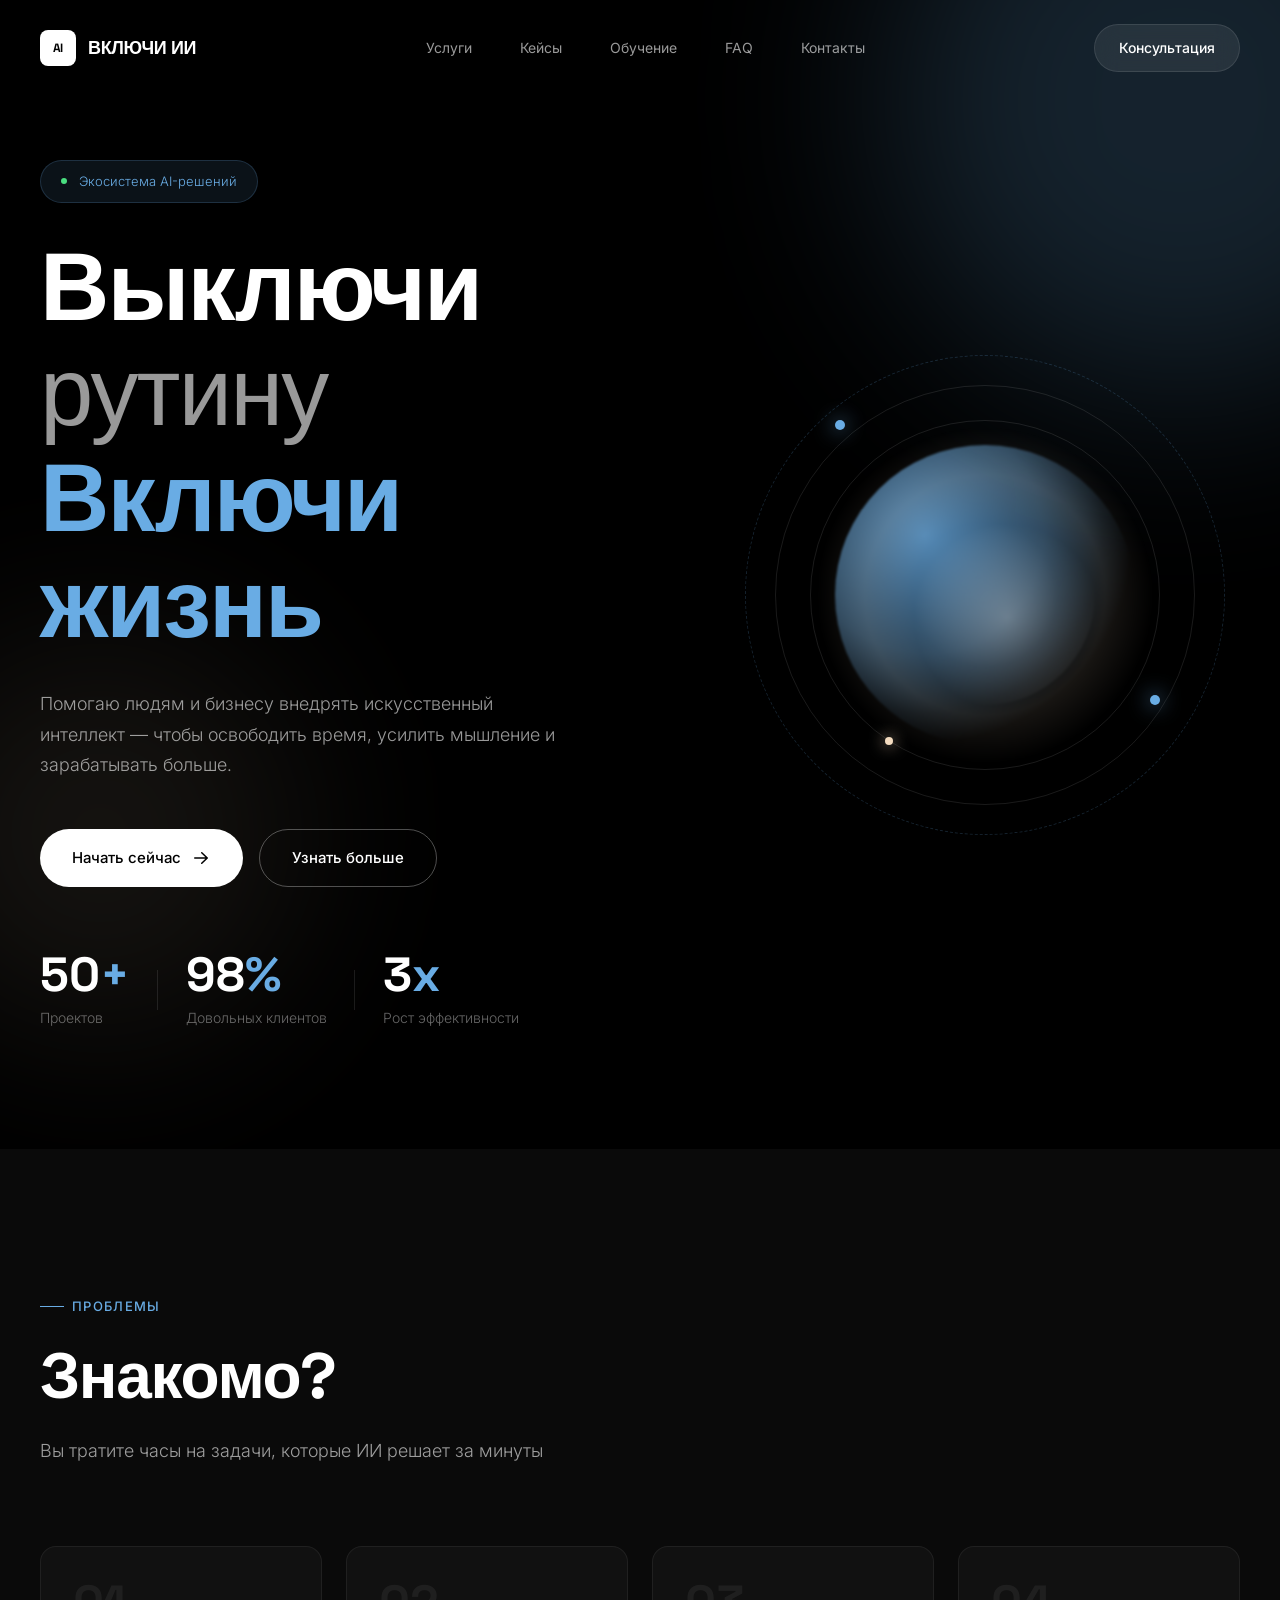
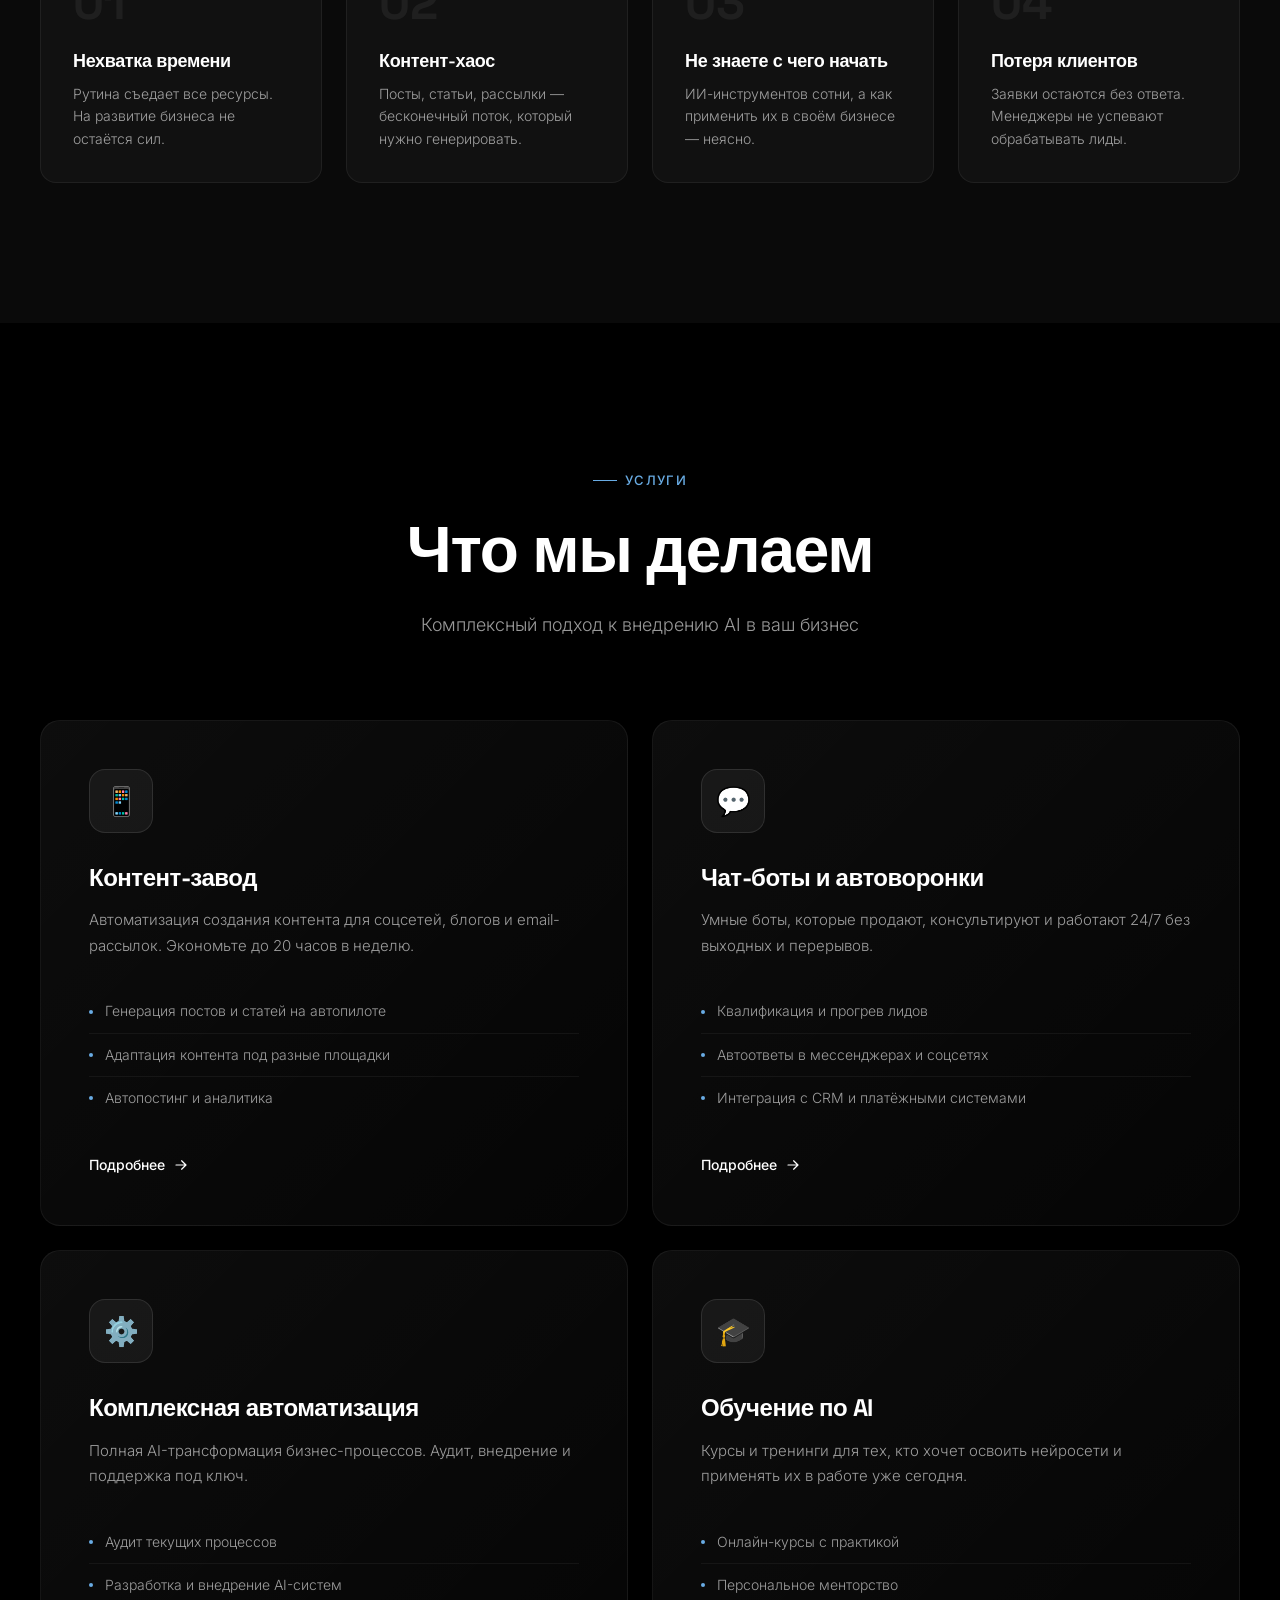
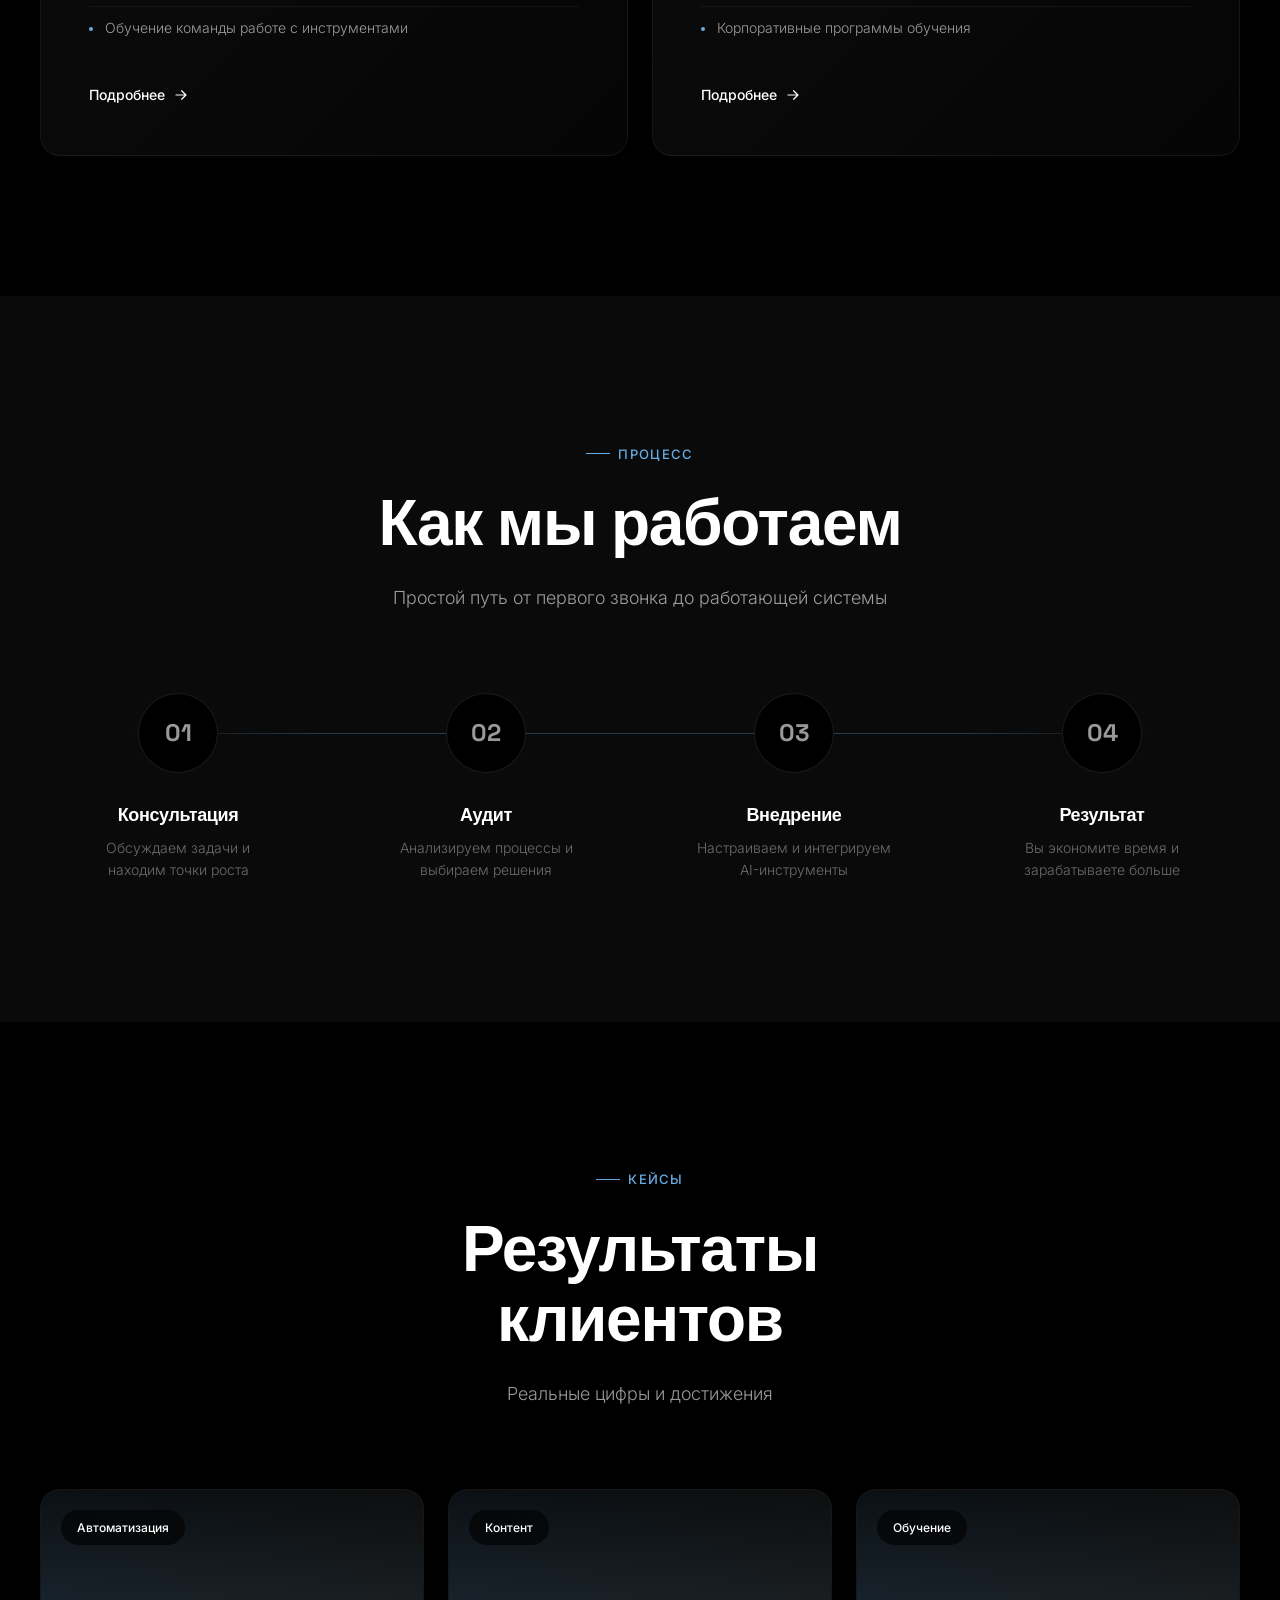
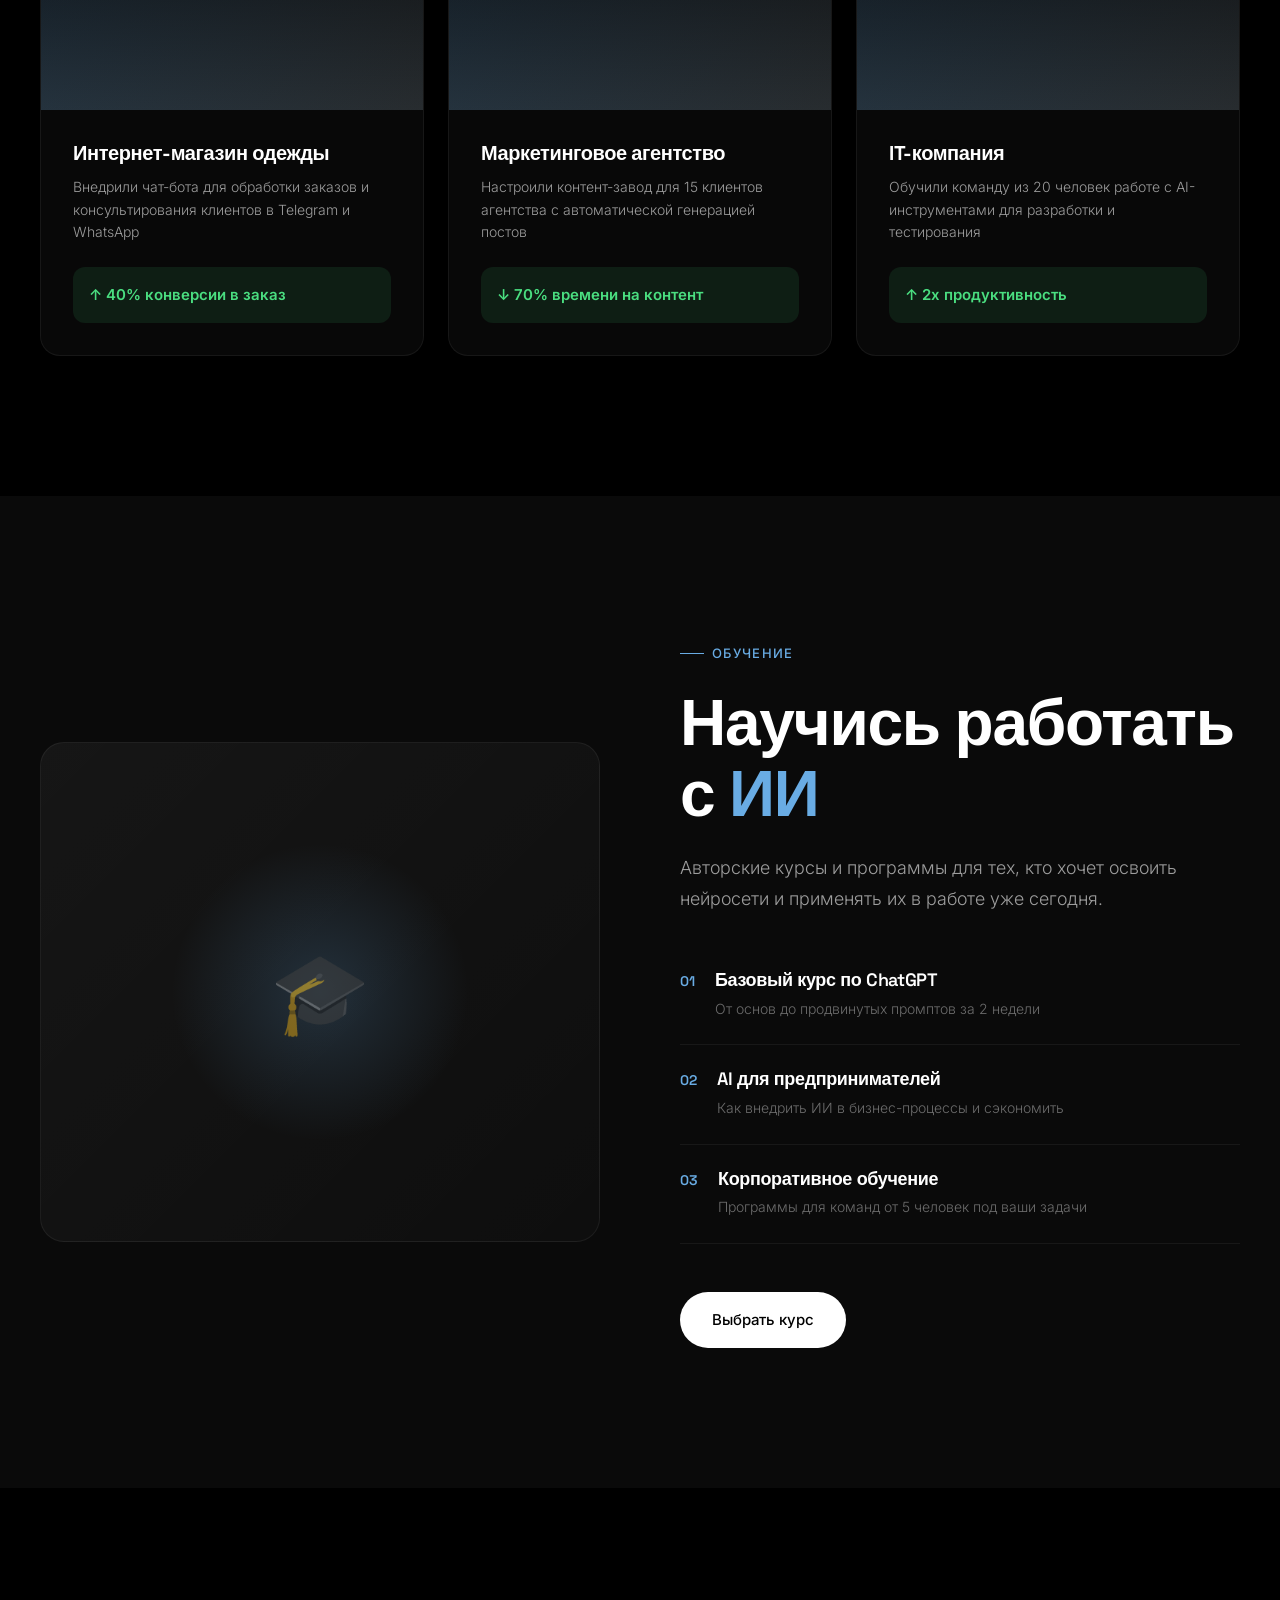
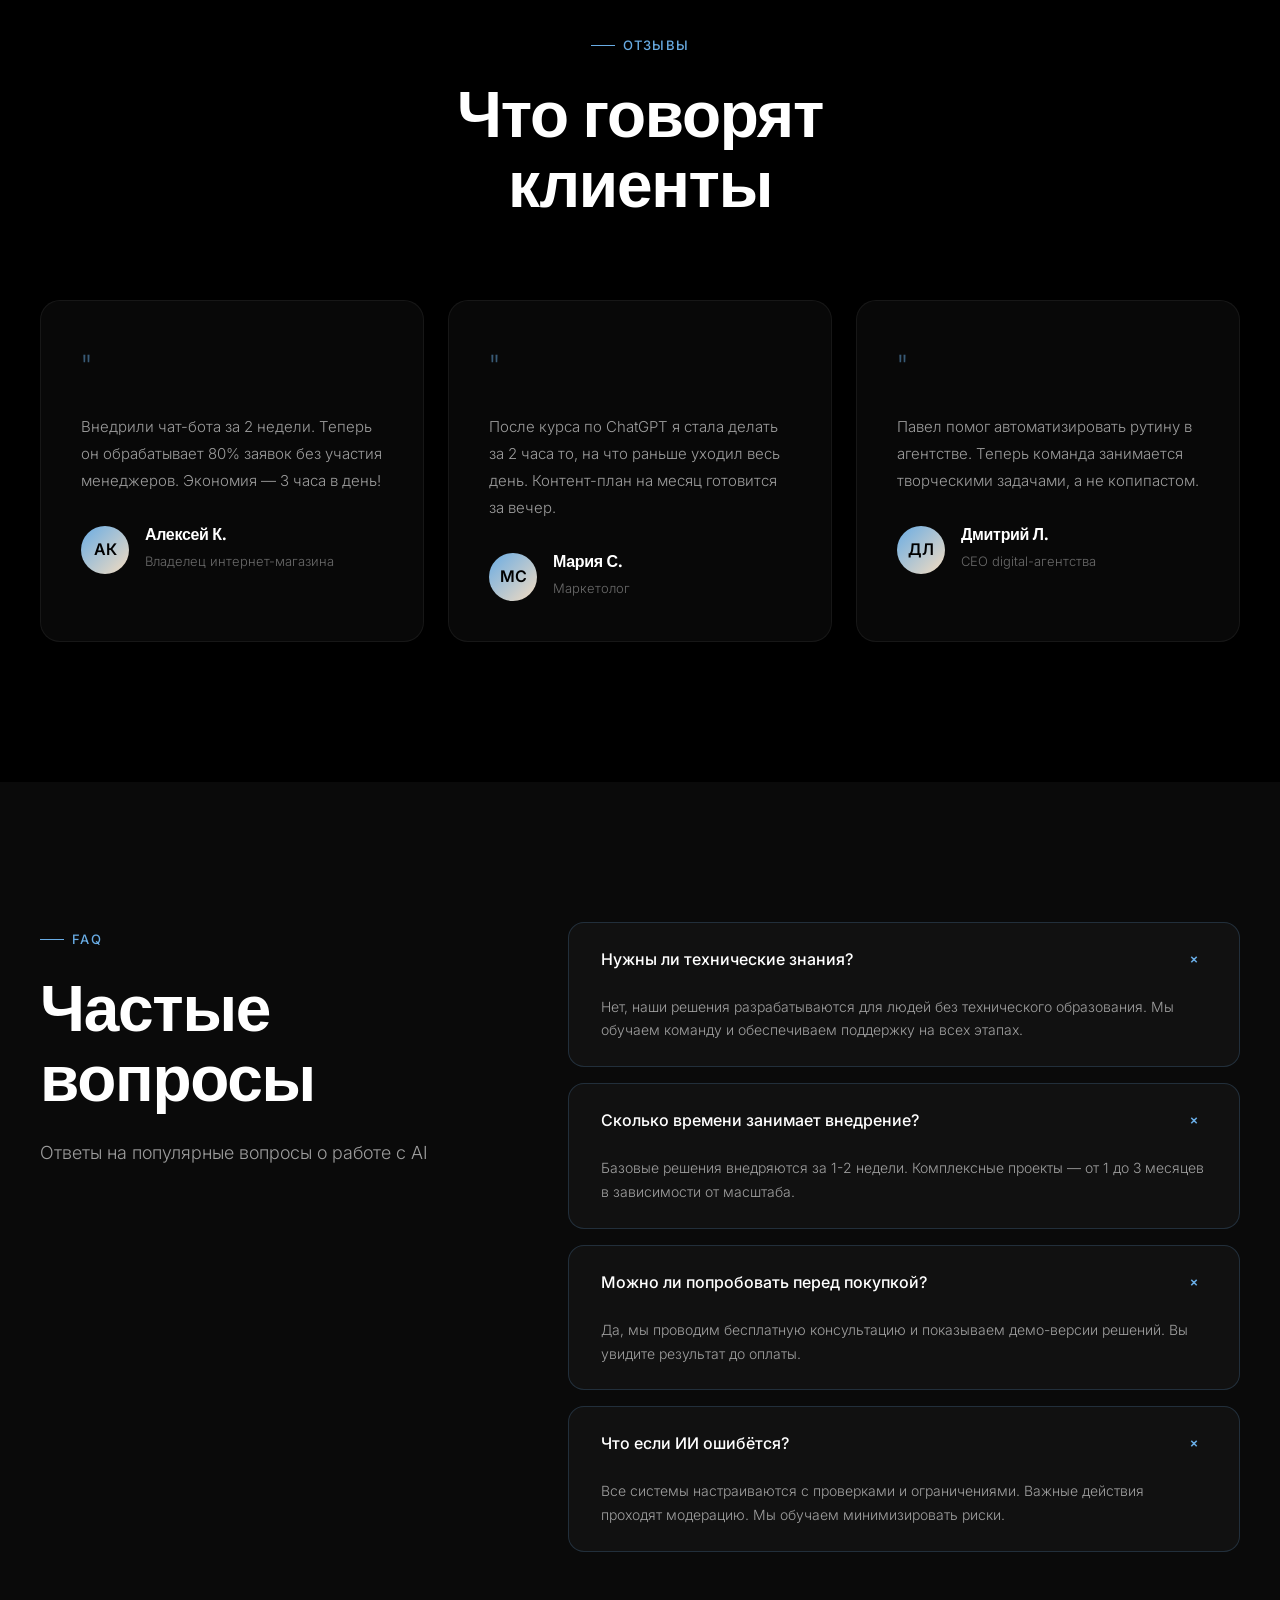
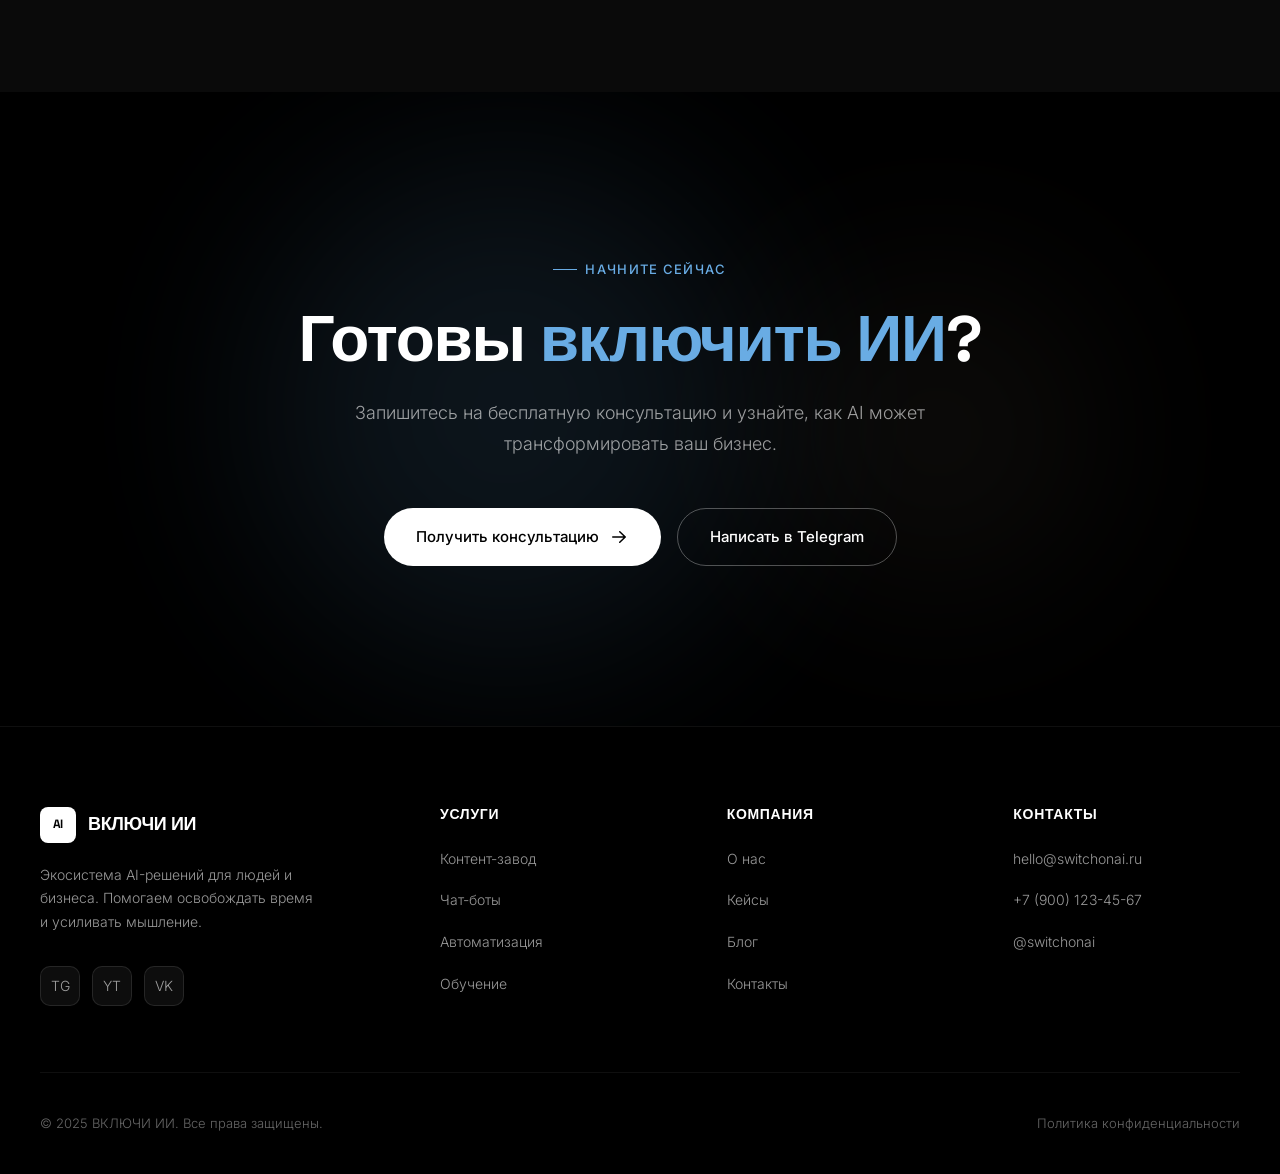
<file: index.html>
<!DOCTYPE html>
<html lang="ru">
<head>
    <meta charset="UTF-8">
    <meta name="viewport" content="width=device-width, initial-scale=1.0">
    <title>ВКЛЮЧИ ИИ — Экосистема искусственного интеллекта</title>
    <meta name="description" content="Помогаем людям и бизнесу внедрять искусственный интеллект. Обучение, автоматизация, чат-боты, контент-заводы.">

    <!-- Google Fonts -->
    <link rel="preconnect" href="https://fonts.googleapis.com">
    <link rel="preconnect" href="https://fonts.gstatic.com" crossorigin>
    <link href="https://fonts.googleapis.com/css2?family=Inter:wght@300;400;500;600;700&family=Space+Grotesk:wght@500;600;700&display=swap" rel="stylesheet">

    <style>
        /* ===== CSS VARIABLES (Avtograf Style) ===== */
        :root {
            /* Backgrounds */
            --bg-primary: #000000;
            --bg-secondary: #0a0a0a;
            --bg-card: rgba(255, 255, 255, 0.03);
            --bg-card-hover: rgba(255, 255, 255, 0.06);

            /* Text */
            --text-primary: #ffffff;
            --text-secondary: rgba(255, 255, 255, 0.6);
            --text-muted: rgba(255, 255, 255, 0.4);

            /* Accents */
            --accent-blue: #69ace4;
            --accent-blue-light: #8ec5f0;
            --accent-cream: #f4dcc0;
            --accent-green: #4ade80;

            /* Gradients */
            --gradient-blue: linear-gradient(135deg, #69ace4, #4a90c9);
            --gradient-overlay: linear-gradient(to bottom, rgba(0,0,0,0.6), rgba(105,172,228,0.1));
            --gradient-card: linear-gradient(135deg, rgba(255,255,255,0.05), rgba(255,255,255,0.02));

            /* Blur decorations */
            --blur-blue: rgba(105, 172, 228, 0.4);
            --blur-cream: rgba(244, 220, 192, 0.3);

            /* Typography */
            --font-heading: 'Space Grotesk', sans-serif;
            --font-body: 'Inter', sans-serif;

            /* Timing */
            --transition-fast: 0.2s ease;
            --transition-medium: 0.4s ease;
            --transition-slow: 0.6s ease;
        }

        /* ===== RESET & BASE ===== */
        * {
            margin: 0;
            padding: 0;
            box-sizing: border-box;
        }

        html {
            scroll-behavior: smooth;
        }

        body {
            font-family: var(--font-body);
            background-color: var(--bg-primary);
            color: var(--text-primary);
            line-height: 1.6;
            font-weight: 300;
            overflow-x: hidden;
        }

        .container {
            max-width: 1400px;
            margin: 0 auto;
            padding: 0 40px;
        }

        a {
            text-decoration: none;
            color: inherit;
            transition: var(--transition-fast);
        }

        /* ===== BLUR DECORATIONS ===== */
        .blur-decoration {
            position: absolute;
            border-radius: 50%;
            filter: blur(100px);
            pointer-events: none;
            z-index: 0;
        }

        .blur-blue {
            background: var(--blur-blue);
        }

        .blur-cream {
            background: var(--blur-cream);
        }

        /* ===== TYPOGRAPHY ===== */
        h1, h2, h3, h4 {
            font-family: var(--font-heading);
            font-weight: 700;
            line-height: 1.1;
            letter-spacing: -0.02em;
        }

        h1 {
            font-size: clamp(48px, 8vw, 96px);
            margin-bottom: 32px;
        }

        h2 {
            font-size: clamp(36px, 5vw, 64px);
            margin-bottom: 24px;
        }

        h3 {
            font-size: clamp(20px, 2.5vw, 28px);
            margin-bottom: 16px;
        }

        .text-gradient {
            background: var(--gradient-blue);
            -webkit-background-clip: text;
            -webkit-text-fill-color: transparent;
            background-clip: text;
        }

        .text-accent {
            color: var(--accent-blue);
        }

        .text-cream {
            color: var(--accent-cream);
        }

        .section-label {
            display: inline-flex;
            align-items: center;
            gap: 8px;
            font-size: 13px;
            font-weight: 500;
            text-transform: uppercase;
            letter-spacing: 0.1em;
            color: var(--accent-blue);
            margin-bottom: 24px;
        }

        .section-label::before {
            content: '';
            width: 24px;
            height: 1px;
            background: var(--accent-blue);
        }

        /* ===== BUTTONS ===== */
        .btn {
            display: inline-flex;
            align-items: center;
            justify-content: center;
            gap: 10px;
            padding: 16px 32px;
            border-radius: 35px;
            font-family: var(--font-body);
            font-weight: 500;
            font-size: 15px;
            cursor: pointer;
            transition: var(--transition-medium);
            border: none;
            position: relative;
            overflow: hidden;
        }

        .btn-primary {
            background: var(--text-primary);
            color: var(--bg-primary);
        }

        .btn-primary:hover {
            transform: scale(1.02);
            box-shadow: 0 0 40px rgba(255, 255, 255, 0.2);
        }

        .btn-glass {
            background: rgba(255, 255, 255, 0.08);
            backdrop-filter: blur(12px);
            color: var(--text-primary);
            border: 1px solid rgba(255, 255, 255, 0.1);
        }

        .btn-glass:hover {
            background: rgba(255, 255, 255, 0.15);
            border-color: rgba(255, 255, 255, 0.2);
        }

        .btn-outline {
            background: transparent;
            color: var(--text-primary);
            border: 1px solid rgba(255, 255, 255, 0.3);
        }

        .btn-outline:hover {
            background: var(--text-primary);
            color: var(--bg-primary);
        }

        .btn-icon {
            width: 20px;
            height: 20px;
            transition: transform var(--transition-fast);
        }

        .btn:hover .btn-icon {
            transform: translateX(4px);
        }

        /* ===== HEADER ===== */
        .header {
            position: fixed;
            top: 0;
            left: 0;
            right: 0;
            z-index: 1000;
            padding: 24px 0;
            transition: var(--transition-medium);
        }

        .header.scrolled {
            background: rgba(0, 0, 0, 0.8);
            backdrop-filter: blur(20px);
            padding: 16px 0;
        }

        .header .container {
            display: flex;
            align-items: center;
            justify-content: space-between;
        }

        .logo {
            display: flex;
            align-items: center;
            gap: 12px;
            font-family: var(--font-heading);
            font-weight: 700;
            font-size: 18px;
            letter-spacing: -0.02em;
        }

        .logo-mark {
            width: 36px;
            height: 36px;
            background: var(--text-primary);
            border-radius: 8px;
            display: flex;
            align-items: center;
            justify-content: center;
            color: var(--bg-primary);
            font-size: 12px;
            font-weight: 700;
        }

        .nav {
            display: flex;
            align-items: center;
            gap: 48px;
        }

        .nav a {
            color: var(--text-secondary);
            font-size: 14px;
            font-weight: 400;
            transition: var(--transition-fast);
            position: relative;
        }

        .nav a::after {
            content: '';
            position: absolute;
            bottom: -4px;
            left: 0;
            width: 0;
            height: 1px;
            background: var(--accent-blue);
            transition: var(--transition-fast);
        }

        .nav a:hover {
            color: var(--text-primary);
        }

        .nav a:hover::after {
            width: 100%;
        }

        .header-cta {
            padding: 12px 24px;
            font-size: 14px;
        }

        .mobile-menu-btn {
            display: none;
            flex-direction: column;
            gap: 6px;
            background: none;
            border: none;
            cursor: pointer;
            padding: 10px;
        }

        .mobile-menu-btn span {
            width: 24px;
            height: 1px;
            background: var(--text-primary);
            transition: var(--transition-fast);
        }

        /* ===== HERO SECTION ===== */
        .hero {
            min-height: 100vh;
            display: flex;
            align-items: center;
            position: relative;
            overflow: hidden;
            padding: 160px 0 120px;
        }

        .hero-blur-1 {
            width: 600px;
            height: 600px;
            top: -200px;
            right: -200px;
            opacity: 0.5;
        }

        .hero-blur-2 {
            width: 400px;
            height: 400px;
            bottom: 10%;
            left: -100px;
            opacity: 0.3;
        }

        .hero-content {
            display: grid;
            grid-template-columns: 1.2fr 1fr;
            gap: 80px;
            align-items: center;
            position: relative;
            z-index: 1;
        }

        .hero-text {
            max-width: 700px;
        }

        .hero-eyebrow {
            display: inline-flex;
            align-items: center;
            gap: 12px;
            padding: 10px 20px;
            background: rgba(105, 172, 228, 0.1);
            border: 1px solid rgba(105, 172, 228, 0.2);
            border-radius: 50px;
            font-size: 13px;
            color: var(--accent-blue);
            margin-bottom: 32px;
        }

        .hero-eyebrow-dot {
            width: 6px;
            height: 6px;
            background: var(--accent-green);
            border-radius: 50%;
            animation: pulse 2s infinite;
        }

        .hero h1 {
            font-weight: 700;
        }

        .hero h1 .line {
            display: block;
        }

        .hero h1 .line-thin {
            font-weight: 300;
            color: var(--text-secondary);
        }

        .hero-description {
            font-size: 18px;
            color: var(--text-secondary);
            margin-bottom: 48px;
            max-width: 520px;
            line-height: 1.7;
        }

        .hero-buttons {
            display: flex;
            gap: 16px;
            margin-bottom: 64px;
        }

        .hero-stats {
            display: flex;
            gap: 56px;
        }

        .hero-stat {
            position: relative;
        }

        .hero-stat::after {
            content: '';
            position: absolute;
            right: -28px;
            top: 50%;
            transform: translateY(-50%);
            width: 1px;
            height: 40px;
            background: rgba(255, 255, 255, 0.1);
        }

        .hero-stat:last-child::after {
            display: none;
        }

        .hero-stat-value {
            font-family: var(--font-heading);
            font-size: 48px;
            font-weight: 700;
            color: var(--text-primary);
            line-height: 1;
        }

        .hero-stat-value .accent {
            color: var(--accent-blue);
        }

        .hero-stat-label {
            font-size: 14px;
            color: var(--text-muted);
            margin-top: 8px;
        }

        /* Hero Visual */
        .hero-visual {
            position: relative;
            display: flex;
            justify-content: center;
            align-items: center;
        }

        .hero-visual-container {
            position: relative;
            width: 500px;
            height: 500px;
            transition: transform 0.6s ease;
        }

        .hero-visual-container:hover {
            transform: scale(1.05);
        }

        .hero-visual-container:hover .hero-orb {
            animation-duration: 4s, 10s, 3s;
        }

        .hero-visual-container:hover .hero-ring {
            border-color: rgba(105, 172, 228, 0.4);
        }

        .hero-orb {
            position: absolute;
            top: 50%;
            left: 50%;
            transform: translate(-50%, -50%);
            width: 300px;
            height: 300px;
            background: radial-gradient(circle at 30% 30%,
                rgba(105, 172, 228, 0.8),
                rgba(105, 172, 228, 0.4) 40%,
                rgba(105, 172, 228, 0.1) 60%,
                transparent 70%);
            border-radius: 50%;
            filter: blur(1px);
            animation: float 8s ease-in-out infinite, orb-rotate 20s linear infinite, orb-scale 6s ease-in-out infinite;
        }

        .hero-orb::before {
            content: '';
            position: absolute;
            inset: -20px;
            border-radius: 50%;
            background: radial-gradient(circle,
                transparent 30%,
                rgba(244, 220, 192, 0.1) 50%,
                transparent 70%);
            animation: pulse-glow 3s ease-in-out infinite alternate, rotate-reverse 15s linear infinite;
        }

        .hero-orb::after {
            content: '';
            position: absolute;
            inset: 40px;
            border-radius: 50%;
            background: radial-gradient(circle at 60% 60%,
                rgba(255, 255, 255, 0.3),
                transparent 50%);
            animation: shimmer 4s ease-in-out infinite;
        }

        .hero-ring {
            position: absolute;
            top: 50%;
            left: 50%;
            transform: translate(-50%, -50%);
            border-radius: 50%;
            border: 1px solid rgba(255, 255, 255, 0.1);
        }

        .hero-ring-1 {
            width: 350px;
            height: 350px;
            animation: rotate-slow 30s linear infinite;
        }

        .hero-ring-2 {
            width: 420px;
            height: 420px;
            animation: rotate-slow 40s linear infinite reverse;
        }

        .hero-ring-3 {
            width: 480px;
            height: 480px;
            border-style: dashed;
            border-color: rgba(105, 172, 228, 0.2);
            animation: rotate-slow 50s linear infinite;
        }

        .hero-dot {
            position: absolute;
            width: 10px;
            height: 10px;
            background: var(--accent-blue);
            border-radius: 50%;
            box-shadow: 0 0 20px var(--accent-blue);
        }

        .hero-dot-1 {
            top: 15%;
            left: 20%;
            animation: orbit-1 8s linear infinite, pulse 2s ease-in-out infinite;
        }

        .hero-dot-2 {
            top: 70%;
            right: 15%;
            animation: orbit-2 12s linear infinite reverse, pulse 3s ease-in-out infinite;
        }

        .hero-dot-3 {
            bottom: 20%;
            left: 30%;
            width: 8px;
            height: 8px;
            background: var(--accent-cream);
            box-shadow: 0 0 15px var(--accent-cream);
            animation: orbit-3 10s linear infinite, pulse 2.5s ease-in-out infinite;
        }

        /* ===== SECTION STYLES ===== */
        section {
            position: relative;
            padding: 140px 0;
        }

        .section-header {
            max-width: 600px;
            margin-bottom: 80px;
        }

        .section-header.center {
            text-align: center;
            margin-left: auto;
            margin-right: auto;
        }

        .section-description {
            color: var(--text-secondary);
            font-size: 18px;
            line-height: 1.7;
        }

        /* ===== PROBLEMS SECTION ===== */
        .problems {
            background: var(--bg-secondary);
        }

        .problems-grid {
            display: grid;
            grid-template-columns: repeat(4, 1fr);
            gap: 24px;
        }

        .problem-card {
            background: var(--bg-card);
            border: 1px solid rgba(255, 255, 255, 0.06);
            border-radius: 16px;
            padding: 32px;
            transition: var(--transition-medium);
            position: relative;
            overflow: hidden;
        }

        .problem-card::before {
            content: '';
            position: absolute;
            top: 0;
            left: 0;
            right: 0;
            height: 1px;
            background: linear-gradient(90deg, transparent, var(--accent-blue), transparent);
            opacity: 0;
            transition: var(--transition-medium);
        }

        .problem-card:hover {
            background: var(--bg-card-hover);
            border-color: rgba(105, 172, 228, 0.2);
            transform: translateY(-4px);
        }

        .problem-card:hover::before {
            opacity: 1;
        }

        .problem-number {
            font-family: var(--font-heading);
            font-size: 48px;
            font-weight: 700;
            color: rgba(255, 255, 255, 0.06);
            line-height: 1;
            margin-bottom: 24px;
        }

        .problem-card h3 {
            font-size: 18px;
            font-weight: 600;
            margin-bottom: 12px;
        }

        .problem-card p {
            color: var(--text-secondary);
            font-size: 14px;
            line-height: 1.6;
        }

        /* ===== SERVICES SECTION ===== */
        .services-grid {
            display: grid;
            grid-template-columns: repeat(2, 1fr);
            gap: 24px;
        }

        .service-card {
            background: var(--gradient-card);
            border: 1px solid rgba(255, 255, 255, 0.06);
            border-radius: 20px;
            padding: 48px;
            transition: var(--transition-medium);
            position: relative;
            overflow: hidden;
        }

        .service-card::after {
            content: '';
            position: absolute;
            top: 0;
            right: 0;
            width: 200px;
            height: 200px;
            background: radial-gradient(circle, rgba(105, 172, 228, 0.1), transparent 70%);
            opacity: 0;
            transition: var(--transition-medium);
        }

        .service-card:hover {
            border-color: rgba(105, 172, 228, 0.3);
            transform: translateY(-4px);
        }

        .service-card:hover::after {
            opacity: 1;
        }

        .service-icon {
            width: 64px;
            height: 64px;
            background: rgba(255, 255, 255, 0.05);
            border: 1px solid rgba(255, 255, 255, 0.1);
            border-radius: 16px;
            display: flex;
            align-items: center;
            justify-content: center;
            font-size: 28px;
            margin-bottom: 32px;
            transition: var(--transition-medium);
        }

        .service-card:hover .service-icon {
            background: rgba(105, 172, 228, 0.1);
            border-color: rgba(105, 172, 228, 0.3);
        }

        .service-card h3 {
            font-size: 24px;
            margin-bottom: 16px;
        }

        .service-card > p {
            color: var(--text-secondary);
            font-size: 15px;
            margin-bottom: 32px;
            line-height: 1.7;
        }

        .service-features {
            list-style: none;
            margin-bottom: 32px;
        }

        .service-features li {
            display: flex;
            align-items: center;
            gap: 12px;
            color: var(--text-secondary);
            font-size: 14px;
            padding: 10px 0;
            border-bottom: 1px solid rgba(255, 255, 255, 0.05);
        }

        .service-features li:last-child {
            border-bottom: none;
        }

        .service-features li::before {
            content: '';
            width: 4px;
            height: 4px;
            background: var(--accent-blue);
            border-radius: 50%;
        }

        .service-link {
            display: inline-flex;
            align-items: center;
            gap: 8px;
            color: var(--text-primary);
            font-size: 14px;
            font-weight: 500;
        }

        .service-link:hover {
            color: var(--accent-blue);
        }

        .service-link svg {
            width: 16px;
            height: 16px;
            transition: transform var(--transition-fast);
        }

        .service-link:hover svg {
            transform: translateX(4px);
        }

        /* ===== PROCESS SECTION ===== */
        .process {
            background: var(--bg-secondary);
        }

        .process-steps {
            display: grid;
            grid-template-columns: repeat(4, 1fr);
            gap: 32px;
            position: relative;
        }

        .process-steps::before {
            content: '';
            position: absolute;
            top: 40px;
            left: 80px;
            right: 80px;
            height: 1px;
            background: linear-gradient(90deg,
                transparent,
                rgba(105, 172, 228, 0.3) 20%,
                rgba(105, 172, 228, 0.3) 80%,
                transparent);
        }

        .process-step {
            text-align: center;
            position: relative;
        }

        .process-number {
            width: 80px;
            height: 80px;
            background: var(--bg-primary);
            border: 1px solid rgba(255, 255, 255, 0.1);
            border-radius: 50%;
            display: flex;
            align-items: center;
            justify-content: center;
            font-family: var(--font-heading);
            font-size: 24px;
            font-weight: 700;
            color: var(--text-secondary);
            margin: 0 auto 32px;
            transition: var(--transition-medium);
            position: relative;
            z-index: 1;
        }

        .process-step:hover .process-number {
            border-color: var(--accent-blue);
            color: var(--accent-blue);
            box-shadow: 0 0 30px rgba(105, 172, 228, 0.2);
        }

        .process-step h3 {
            font-size: 18px;
            margin-bottom: 12px;
        }

        .process-step p {
            color: var(--text-muted);
            font-size: 14px;
            max-width: 200px;
            margin: 0 auto;
        }

        /* ===== CASES SECTION ===== */
        .cases-grid {
            display: grid;
            grid-template-columns: repeat(3, 1fr);
            gap: 24px;
        }

        .case-card {
            background: var(--bg-card);
            border: 1px solid rgba(255, 255, 255, 0.06);
            border-radius: 20px;
            overflow: hidden;
            transition: var(--transition-medium);
        }

        .case-card:hover {
            border-color: rgba(255, 255, 255, 0.15);
            transform: translateY(-4px);
        }

        .case-image {
            height: 220px;
            background: linear-gradient(135deg, rgba(105, 172, 228, 0.2), rgba(244, 220, 192, 0.1));
            position: relative;
            overflow: hidden;
        }

        .case-image::after {
            content: '';
            position: absolute;
            inset: 0;
            background: var(--gradient-overlay);
        }

        .case-tag {
            position: absolute;
            top: 20px;
            left: 20px;
            padding: 8px 16px;
            background: rgba(0, 0, 0, 0.6);
            backdrop-filter: blur(10px);
            border-radius: 50px;
            font-size: 12px;
            font-weight: 500;
            z-index: 1;
        }

        .case-content {
            padding: 32px;
        }

        .case-card h3 {
            font-size: 20px;
            margin-bottom: 12px;
        }

        .case-card > .case-content > p {
            color: var(--text-secondary);
            font-size: 14px;
            margin-bottom: 24px;
            line-height: 1.6;
        }

        .case-result {
            display: flex;
            align-items: center;
            gap: 8px;
            padding: 16px;
            background: rgba(74, 222, 128, 0.1);
            border-radius: 12px;
            color: var(--accent-green);
            font-weight: 600;
            font-size: 15px;
        }

        /* ===== TRAINING SECTION ===== */
        .training {
            background: var(--bg-secondary);
        }

        .training-content {
            display: grid;
            grid-template-columns: 1fr 1fr;
            gap: 80px;
            align-items: center;
        }

        .training-visual {
            position: relative;
            height: 500px;
            background: var(--gradient-card);
            border: 1px solid rgba(255, 255, 255, 0.06);
            border-radius: 24px;
            overflow: hidden;
        }

        .training-visual::before {
            content: '';
            position: absolute;
            top: 50%;
            left: 50%;
            transform: translate(-50%, -50%);
            width: 300px;
            height: 300px;
            background: radial-gradient(circle, rgba(105, 172, 228, 0.2), transparent 70%);
        }

        .training-visual-icon {
            position: absolute;
            top: 50%;
            left: 50%;
            transform: translate(-50%, -50%);
            font-size: 80px;
            opacity: 0.5;
        }

        .training-list {
            list-style: none;
            margin: 32px 0 48px;
        }

        .training-list li {
            display: flex;
            gap: 20px;
            padding: 24px 0;
            border-bottom: 1px solid rgba(255, 255, 255, 0.06);
        }

        .training-list-number {
            font-family: var(--font-heading);
            font-size: 14px;
            font-weight: 600;
            color: var(--accent-blue);
            flex-shrink: 0;
        }

        .training-list-content h4 {
            font-size: 18px;
            font-weight: 600;
            margin-bottom: 8px;
        }

        .training-list-content p {
            color: var(--text-muted);
            font-size: 14px;
        }

        /* ===== TESTIMONIALS SECTION ===== */
        .testimonials-grid {
            display: grid;
            grid-template-columns: repeat(3, 1fr);
            gap: 24px;
        }

        .testimonial-card {
            background: var(--bg-card);
            border: 1px solid rgba(255, 255, 255, 0.06);
            border-radius: 20px;
            padding: 40px;
            transition: var(--transition-medium);
        }

        .testimonial-card:hover {
            border-color: rgba(255, 255, 255, 0.12);
        }

        .testimonial-quote {
            font-size: 32px;
            color: var(--accent-blue);
            opacity: 0.5;
            margin-bottom: 20px;
        }

        .testimonial-text {
            color: var(--text-secondary);
            font-size: 15px;
            line-height: 1.8;
            margin-bottom: 32px;
        }

        .testimonial-author {
            display: flex;
            align-items: center;
            gap: 16px;
        }

        .testimonial-avatar {
            width: 48px;
            height: 48px;
            background: linear-gradient(135deg, var(--accent-blue), var(--accent-cream));
            border-radius: 50%;
            display: flex;
            align-items: center;
            justify-content: center;
            font-weight: 600;
            font-size: 16px;
            color: var(--bg-primary);
        }

        .testimonial-info h4 {
            font-size: 16px;
            font-weight: 600;
            margin-bottom: 4px;
        }

        .testimonial-info span {
            font-size: 13px;
            color: var(--text-muted);
        }

        /* ===== FAQ SECTION ===== */
        .faq {
            background: var(--bg-secondary);
        }

        .faq-grid {
            display: grid;
            grid-template-columns: 1fr 1.5fr;
            gap: 80px;
            align-items: start;
        }

        .faq-list {
            display: flex;
            flex-direction: column;
            gap: 16px;
        }

        .faq-item {
            background: var(--bg-card);
            border: 1px solid rgba(255, 255, 255, 0.06);
            border-radius: 16px;
            overflow: hidden;
            transition: var(--transition-medium);
        }

        .faq-item:hover,
        .faq-item.active {
            border-color: rgba(105, 172, 228, 0.2);
        }

        .faq-question {
            width: 100%;
            padding: 24px 32px;
            background: none;
            border: none;
            display: flex;
            align-items: center;
            justify-content: space-between;
            gap: 16px;
            cursor: pointer;
            font-family: var(--font-body);
            font-size: 16px;
            font-weight: 500;
            color: var(--text-primary);
            text-align: left;
        }

        .faq-icon {
            width: 24px;
            height: 24px;
            display: flex;
            align-items: center;
            justify-content: center;
            color: var(--text-muted);
            transition: var(--transition-fast);
            flex-shrink: 0;
        }

        .faq-item.active .faq-icon {
            transform: rotate(45deg);
            color: var(--accent-blue);
        }

        .faq-answer {
            max-height: 0;
            overflow: hidden;
            transition: max-height var(--transition-medium);
        }

        .faq-item.active .faq-answer {
            max-height: 200px;
        }

        .faq-answer-content {
            padding: 0 32px 24px;
            color: var(--text-secondary);
            font-size: 14px;
            line-height: 1.7;
        }

        /* ===== CTA SECTION ===== */
        .cta {
            padding: 160px 0;
            position: relative;
            overflow: hidden;
        }

        .cta-blur-1 {
            width: 500px;
            height: 500px;
            top: 50%;
            left: 20%;
            transform: translateY(-50%);
            opacity: 0.3;
        }

        .cta-blur-2 {
            width: 300px;
            height: 300px;
            top: 30%;
            right: 15%;
            opacity: 0.2;
        }

        .cta-content {
            text-align: center;
            position: relative;
            z-index: 1;
            max-width: 700px;
            margin: 0 auto;
        }

        .cta-content h2 {
            margin-bottom: 24px;
        }

        .cta-content p {
            color: var(--text-secondary);
            font-size: 18px;
            margin-bottom: 48px;
            line-height: 1.7;
        }

        .cta-buttons {
            display: flex;
            justify-content: center;
            gap: 16px;
        }

        /* ===== FOOTER ===== */
        .footer {
            background: var(--bg-primary);
            padding: 80px 0 40px;
            border-top: 1px solid rgba(255, 255, 255, 0.06);
        }

        .footer-content {
            display: grid;
            grid-template-columns: 1.5fr 1fr 1fr 1fr;
            gap: 60px;
            margin-bottom: 60px;
        }

        .footer-brand p {
            color: var(--text-secondary);
            font-size: 14px;
            margin: 20px 0 32px;
            max-width: 280px;
            line-height: 1.7;
        }

        .footer-social {
            display: flex;
            gap: 12px;
        }

        .footer-social a {
            width: 40px;
            height: 40px;
            background: rgba(255, 255, 255, 0.05);
            border: 1px solid rgba(255, 255, 255, 0.1);
            border-radius: 10px;
            display: flex;
            align-items: center;
            justify-content: center;
            color: var(--text-secondary);
            font-size: 14px;
            transition: var(--transition-fast);
        }

        .footer-social a:hover {
            background: var(--text-primary);
            border-color: var(--text-primary);
            color: var(--bg-primary);
        }

        .footer-column h4 {
            font-size: 14px;
            font-weight: 600;
            margin-bottom: 24px;
            text-transform: uppercase;
            letter-spacing: 0.05em;
        }

        .footer-column ul {
            list-style: none;
        }

        .footer-column li {
            margin-bottom: 16px;
        }

        .footer-column a {
            color: var(--text-secondary);
            font-size: 14px;
        }

        .footer-column a:hover {
            color: var(--text-primary);
        }

        .footer-bottom {
            padding-top: 40px;
            border-top: 1px solid rgba(255, 255, 255, 0.06);
            display: flex;
            justify-content: space-between;
            align-items: center;
        }

        .footer-bottom p,
        .footer-bottom a {
            color: var(--text-muted);
            font-size: 13px;
        }

        .footer-bottom a:hover {
            color: var(--text-secondary);
        }

        /* ===== ANIMATIONS ===== */
        @keyframes float {
            0%, 100% { transform: translateY(0); }
            50% { transform: translateY(-20px); }
        }

        @keyframes pulse {
            0%, 100% { opacity: 0.8; box-shadow: 0 0 20px currentColor; }
            50% { opacity: 1; box-shadow: 0 0 40px currentColor; }
        }

        @keyframes pulse-slow {
            0%, 100% { transform: scale(1); opacity: 0.5; }
            50% { transform: scale(1.1); opacity: 0.8; }
        }

        @keyframes rotate-slow {
            from { transform: translate(-50%, -50%) rotate(0deg); }
            to { transform: translate(-50%, -50%) rotate(360deg); }
        }

        @keyframes orb-rotate {
            from { filter: blur(1px) hue-rotate(0deg); }
            to { filter: blur(1px) hue-rotate(360deg); }
        }

        @keyframes orb-scale {
            0%, 100% { transform: translate(-50%, -50%) scale(1); }
            50% { transform: translate(-50%, -50%) scale(1.05); }
        }

        @keyframes pulse-glow {
            0% { opacity: 0.3; transform: scale(1); }
            100% { opacity: 0.6; transform: scale(1.15); }
        }

        @keyframes rotate-reverse {
            from { transform: rotate(360deg); }
            to { transform: rotate(0deg); }
        }

        @keyframes shimmer {
            0%, 100% {
                transform: translate(-10%, -10%);
                opacity: 0.2;
            }
            50% {
                transform: translate(10%, 10%);
                opacity: 0.5;
            }
        }

        @keyframes orbit-1 {
            0% { transform: translate(0, 0); }
            25% { transform: translate(40px, -30px); }
            50% { transform: translate(20px, -60px); }
            75% { transform: translate(-20px, -40px); }
            100% { transform: translate(0, 0); }
        }

        @keyframes orbit-2 {
            0% { transform: translate(0, 0); }
            25% { transform: translate(-50px, 30px); }
            50% { transform: translate(-30px, 70px); }
            75% { transform: translate(30px, 50px); }
            100% { transform: translate(0, 0); }
        }

        @keyframes orbit-3 {
            0% { transform: translate(0, 0) scale(1); }
            25% { transform: translate(30px, 40px) scale(1.2); }
            50% { transform: translate(60px, 20px) scale(1); }
            75% { transform: translate(40px, -20px) scale(0.8); }
            100% { transform: translate(0, 0) scale(1); }
        }

        /* Scroll reveal */
        .reveal {
            opacity: 0;
            transform: translateY(40px);
            transition: all 0.8s cubic-bezier(0.16, 1, 0.3, 1);
        }

        .reveal.active {
            opacity: 1;
            transform: translateY(0);
        }

        .reveal-delay-1 { transition-delay: 0.1s; }
        .reveal-delay-2 { transition-delay: 0.2s; }
        .reveal-delay-3 { transition-delay: 0.3s; }
        .reveal-delay-4 { transition-delay: 0.4s; }

        /* ===== RESPONSIVE ===== */
        @media (max-width: 1200px) {
            .container {
                padding: 0 32px;
            }

            .hero-content {
                grid-template-columns: 1fr;
                gap: 60px;
            }

            .hero-visual {
                order: -1;
            }

            .hero-visual-container {
                width: 400px;
                height: 400px;
            }

            .hero-text {
                text-align: center;
                max-width: 100%;
            }

            .hero-description {
                margin: 0 auto 48px;
            }

            .hero-buttons {
                justify-content: center;
            }

            .hero-stats {
                justify-content: center;
            }

            .problems-grid {
                grid-template-columns: repeat(2, 1fr);
            }

            .services-grid {
                grid-template-columns: 1fr;
            }

            .process-steps {
                grid-template-columns: repeat(2, 1fr);
                gap: 48px;
            }

            .process-steps::before {
                display: none;
            }

            .cases-grid,
            .testimonials-grid {
                grid-template-columns: repeat(2, 1fr);
            }

            .training-content {
                grid-template-columns: 1fr;
            }

            .training-visual {
                height: 350px;
            }

            .faq-grid {
                grid-template-columns: 1fr;
            }

            .footer-content {
                grid-template-columns: repeat(2, 1fr);
            }
        }

        @media (max-width: 768px) {
            .container {
                padding: 0 24px;
            }

            section {
                padding: 100px 0;
            }

            .nav {
                display: none;
            }

            .mobile-menu-btn {
                display: flex;
            }

            .hero {
                padding: 140px 0 80px;
            }

            .hero-visual-container {
                width: 300px;
                height: 300px;
            }

            .hero-orb {
                width: 200px;
                height: 200px;
            }

            .hero-ring-1 { width: 250px; height: 250px; }
            .hero-ring-2 { width: 290px; height: 290px; }
            .hero-ring-3 { width: 330px; height: 330px; }

            .hero-stats {
                flex-direction: column;
                gap: 24px;
            }

            .hero-stat::after {
                display: none;
            }

            .hero-stat-value {
                font-size: 36px;
            }

            .problems-grid,
            .process-steps {
                grid-template-columns: 1fr;
            }

            .cases-grid,
            .testimonials-grid {
                grid-template-columns: 1fr;
            }

            .footer-content {
                grid-template-columns: 1fr;
                gap: 40px;
            }

            .footer-bottom {
                flex-direction: column;
                gap: 16px;
                text-align: center;
            }
        }

        @media (max-width: 480px) {
            .hero-buttons {
                flex-direction: column;
            }

            .btn {
                width: 100%;
            }

            .cta-buttons {
                flex-direction: column;
                align-items: center;
            }

            .service-card,
            .testimonial-card {
                padding: 32px 24px;
            }
        }
    </style>
</head>
<body>
    <!-- ===== HEADER ===== -->
    <header class="header" id="header">
        <div class="container">
            <a href="/" class="logo">
                <div class="logo-mark">AI</div>
                <span>ВКЛЮЧИ ИИ</span>
            </a>

            <nav class="nav">
                <a href="#services">Услуги</a>
                <a href="#cases">Кейсы</a>
                <a href="#training">Обучение</a>
                <a href="#faq">FAQ</a>
                <a href="#contacts">Контакты</a>
            </nav>

            <a href="#cta" class="btn btn-glass header-cta">Консультация</a>

            <button class="mobile-menu-btn" aria-label="Меню">
                <span></span>
                <span></span>
                <span></span>
            </button>
        </div>
    </header>

    <!-- ===== HERO SECTION ===== -->
    <section class="hero">
        <div class="blur-decoration blur-blue hero-blur-1"></div>
        <div class="blur-decoration blur-cream hero-blur-2"></div>

        <div class="container">
            <div class="hero-content">
                <div class="hero-text">
                    <div class="hero-eyebrow">
                        <span class="hero-eyebrow-dot"></span>
                        Экосистема AI-решений
                    </div>

                    <h1>
                        <span class="line">Выключи</span>
                        <span class="line line-thin">рутину</span>
                        <span class="line text-accent">Включи жизнь</span>
                    </h1>

                    <p class="hero-description">
                        Помогаю людям и бизнесу внедрять искусственный интеллект —
                        чтобы освободить время, усилить мышление и зарабатывать больше.
                    </p>

                    <div class="hero-buttons">
                        <a href="#cta" class="btn btn-primary">
                            Начать сейчас
                            <svg class="btn-icon" viewBox="0 0 20 20" fill="currentColor">
                                <path fill-rule="evenodd" d="M3 10a.75.75 0 01.75-.75h10.638L10.23 5.29a.75.75 0 111.04-1.08l5.5 5.25a.75.75 0 010 1.08l-5.5 5.25a.75.75 0 11-1.04-1.08l4.158-3.96H3.75A.75.75 0 013 10z"/>
                            </svg>
                        </a>
                        <a href="#services" class="btn btn-outline">Узнать больше</a>
                    </div>

                    <div class="hero-stats">
                        <div class="hero-stat">
                            <div class="hero-stat-value">50<span class="accent">+</span></div>
                            <div class="hero-stat-label">Проектов</div>
                        </div>
                        <div class="hero-stat">
                            <div class="hero-stat-value">98<span class="accent">%</span></div>
                            <div class="hero-stat-label">Довольных клиентов</div>
                        </div>
                        <div class="hero-stat">
                            <div class="hero-stat-value">3<span class="accent">x</span></div>
                            <div class="hero-stat-label">Рост эффективности</div>
                        </div>
                    </div>
                </div>

                <div class="hero-visual">
                    <div class="hero-visual-container">
                        <div class="hero-ring hero-ring-1"></div>
                        <div class="hero-ring hero-ring-2"></div>
                        <div class="hero-ring hero-ring-3"></div>
                        <div class="hero-orb"></div>
                        <div class="hero-dot hero-dot-1"></div>
                        <div class="hero-dot hero-dot-2"></div>
                        <div class="hero-dot hero-dot-3"></div>
                    </div>
                </div>
            </div>
        </div>
    </section>

    <!-- ===== PROBLEMS SECTION ===== -->
    <section class="problems" id="problems">
        <div class="container">
            <div class="section-header reveal">
                <span class="section-label">Проблемы</span>
                <h2>Знакомо?</h2>
                <p class="section-description">
                    Вы тратите часы на задачи, которые ИИ решает за минуты
                </p>
            </div>

            <div class="problems-grid">
                <div class="problem-card reveal reveal-delay-1">
                    <div class="problem-number">01</div>
                    <h3>Нехватка времени</h3>
                    <p>Рутина съедает все ресурсы. На развитие бизнеса не остаётся сил.</p>
                </div>

                <div class="problem-card reveal reveal-delay-2">
                    <div class="problem-number">02</div>
                    <h3>Контент-хаос</h3>
                    <p>Посты, статьи, рассылки — бесконечный поток, который нужно генерировать.</p>
                </div>

                <div class="problem-card reveal reveal-delay-3">
                    <div class="problem-number">03</div>
                    <h3>Не знаете с чего начать</h3>
                    <p>ИИ-инструментов сотни, а как применить их в своём бизнесе — неясно.</p>
                </div>

                <div class="problem-card reveal reveal-delay-4">
                    <div class="problem-number">04</div>
                    <h3>Потеря клиентов</h3>
                    <p>Заявки остаются без ответа. Менеджеры не успевают обрабатывать лиды.</p>
                </div>
            </div>
        </div>
    </section>

    <!-- ===== SERVICES SECTION ===== -->
    <section class="services" id="services">
        <div class="container">
            <div class="section-header center reveal">
                <span class="section-label">Услуги</span>
                <h2>Что мы делаем</h2>
                <p class="section-description">
                    Комплексный подход к внедрению AI в ваш бизнес
                </p>
            </div>

            <div class="services-grid">
                <div class="service-card reveal">
                    <div class="service-icon">📱</div>
                    <h3>Контент-завод</h3>
                    <p>Автоматизация создания контента для соцсетей, блогов и email-рассылок. Экономьте до 20 часов в неделю.</p>
                    <ul class="service-features">
                        <li>Генерация постов и статей на автопилоте</li>
                        <li>Адаптация контента под разные площадки</li>
                        <li>Автопостинг и аналитика</li>
                    </ul>
                    <a href="#" class="service-link">
                        Подробнее
                        <svg viewBox="0 0 20 20" fill="currentColor">
                            <path fill-rule="evenodd" d="M3 10a.75.75 0 01.75-.75h10.638L10.23 5.29a.75.75 0 111.04-1.08l5.5 5.25a.75.75 0 010 1.08l-5.5 5.25a.75.75 0 11-1.04-1.08l4.158-3.96H3.75A.75.75 0 013 10z"/>
                        </svg>
                    </a>
                </div>

                <div class="service-card reveal">
                    <div class="service-icon">💬</div>
                    <h3>Чат-боты и автоворонки</h3>
                    <p>Умные боты, которые продают, консультируют и работают 24/7 без выходных и перерывов.</p>
                    <ul class="service-features">
                        <li>Квалификация и прогрев лидов</li>
                        <li>Автоответы в мессенджерах и соцсетях</li>
                        <li>Интеграция с CRM и платёжными системами</li>
                    </ul>
                    <a href="#" class="service-link">
                        Подробнее
                        <svg viewBox="0 0 20 20" fill="currentColor">
                            <path fill-rule="evenodd" d="M3 10a.75.75 0 01.75-.75h10.638L10.23 5.29a.75.75 0 111.04-1.08l5.5 5.25a.75.75 0 010 1.08l-5.5 5.25a.75.75 0 11-1.04-1.08l4.158-3.96H3.75A.75.75 0 013 10z"/>
                        </svg>
                    </a>
                </div>

                <div class="service-card reveal">
                    <div class="service-icon">⚙️</div>
                    <h3>Комплексная автоматизация</h3>
                    <p>Полная AI-трансформация бизнес-процессов. Аудит, внедрение и поддержка под ключ.</p>
                    <ul class="service-features">
                        <li>Аудит текущих процессов</li>
                        <li>Разработка и внедрение AI-систем</li>
                        <li>Обучение команды работе с инструментами</li>
                    </ul>
                    <a href="#" class="service-link">
                        Подробнее
                        <svg viewBox="0 0 20 20" fill="currentColor">
                            <path fill-rule="evenodd" d="M3 10a.75.75 0 01.75-.75h10.638L10.23 5.29a.75.75 0 111.04-1.08l5.5 5.25a.75.75 0 010 1.08l-5.5 5.25a.75.75 0 11-1.04-1.08l4.158-3.96H3.75A.75.75 0 013 10z"/>
                        </svg>
                    </a>
                </div>

                <div class="service-card reveal">
                    <div class="service-icon">🎓</div>
                    <h3>Обучение по AI</h3>
                    <p>Курсы и тренинги для тех, кто хочет освоить нейросети и применять их в работе уже сегодня.</p>
                    <ul class="service-features">
                        <li>Онлайн-курсы с практикой</li>
                        <li>Персональное менторство</li>
                        <li>Корпоративные программы обучения</li>
                    </ul>
                    <a href="#" class="service-link">
                        Подробнее
                        <svg viewBox="0 0 20 20" fill="currentColor">
                            <path fill-rule="evenodd" d="M3 10a.75.75 0 01.75-.75h10.638L10.23 5.29a.75.75 0 111.04-1.08l5.5 5.25a.75.75 0 010 1.08l-5.5 5.25a.75.75 0 11-1.04-1.08l4.158-3.96H3.75A.75.75 0 013 10z"/>
                        </svg>
                    </a>
                </div>
            </div>
        </div>
    </section>

    <!-- ===== PROCESS SECTION ===== -->
    <section class="process" id="process">
        <div class="container">
            <div class="section-header center reveal">
                <span class="section-label">Процесс</span>
                <h2>Как мы работаем</h2>
                <p class="section-description">
                    Простой путь от первого звонка до работающей системы
                </p>
            </div>

            <div class="process-steps">
                <div class="process-step reveal reveal-delay-1">
                    <div class="process-number">01</div>
                    <h3>Консультация</h3>
                    <p>Обсуждаем задачи и находим точки роста</p>
                </div>

                <div class="process-step reveal reveal-delay-2">
                    <div class="process-number">02</div>
                    <h3>Аудит</h3>
                    <p>Анализируем процессы и выбираем решения</p>
                </div>

                <div class="process-step reveal reveal-delay-3">
                    <div class="process-number">03</div>
                    <h3>Внедрение</h3>
                    <p>Настраиваем и интегрируем AI-инструменты</p>
                </div>

                <div class="process-step reveal reveal-delay-4">
                    <div class="process-number">04</div>
                    <h3>Результат</h3>
                    <p>Вы экономите время и зарабатываете больше</p>
                </div>
            </div>
        </div>
    </section>

    <!-- ===== CASES SECTION ===== -->
    <section class="cases" id="cases">
        <div class="container">
            <div class="section-header center reveal">
                <span class="section-label">Кейсы</span>
                <h2>Результаты клиентов</h2>
                <p class="section-description">
                    Реальные цифры и достижения
                </p>
            </div>

            <div class="cases-grid">
                <div class="case-card reveal">
                    <div class="case-image">
                        <span class="case-tag">Автоматизация</span>
                    </div>
                    <div class="case-content">
                        <h3>Интернет-магазин одежды</h3>
                        <p>Внедрили чат-бота для обработки заказов и консультирования клиентов в Telegram и WhatsApp</p>
                        <div class="case-result">↑ 40% конверсии в заказ</div>
                    </div>
                </div>

                <div class="case-card reveal">
                    <div class="case-image">
                        <span class="case-tag">Контент</span>
                    </div>
                    <div class="case-content">
                        <h3>Маркетинговое агентство</h3>
                        <p>Настроили контент-завод для 15 клиентов агентства с автоматической генерацией постов</p>
                        <div class="case-result">↓ 70% времени на контент</div>
                    </div>
                </div>

                <div class="case-card reveal">
                    <div class="case-image">
                        <span class="case-tag">Обучение</span>
                    </div>
                    <div class="case-content">
                        <h3>IT-компания</h3>
                        <p>Обучили команду из 20 человек работе с AI-инструментами для разработки и тестирования</p>
                        <div class="case-result">↑ 2x продуктивность</div>
                    </div>
                </div>
            </div>
        </div>
    </section>

    <!-- ===== TRAINING SECTION ===== -->
    <section class="training" id="training">
        <div class="container">
            <div class="training-content">
                <div class="training-visual reveal">
                    <div class="training-visual-icon">🎓</div>
                </div>

                <div class="training-text">
                    <span class="section-label reveal">Обучение</span>
                    <h2 class="reveal">Научись работать с <span class="text-accent">ИИ</span></h2>
                    <p class="section-description reveal">
                        Авторские курсы и программы для тех, кто хочет освоить нейросети
                        и применять их в работе уже сегодня.
                    </p>

                    <ul class="training-list">
                        <li class="reveal">
                            <span class="training-list-number">01</span>
                            <div class="training-list-content">
                                <h4>Базовый курс по ChatGPT</h4>
                                <p>От основ до продвинутых промптов за 2 недели</p>
                            </div>
                        </li>
                        <li class="reveal">
                            <span class="training-list-number">02</span>
                            <div class="training-list-content">
                                <h4>AI для предпринимателей</h4>
                                <p>Как внедрить ИИ в бизнес-процессы и сэкономить</p>
                            </div>
                        </li>
                        <li class="reveal">
                            <span class="training-list-number">03</span>
                            <div class="training-list-content">
                                <h4>Корпоративное обучение</h4>
                                <p>Программы для команд от 5 человек под ваши задачи</p>
                            </div>
                        </li>
                    </ul>

                    <a href="#" class="btn btn-primary reveal">Выбрать курс</a>
                </div>
            </div>
        </div>
    </section>

    <!-- ===== TESTIMONIALS SECTION ===== -->
    <section class="testimonials" id="testimonials">
        <div class="container">
            <div class="section-header center reveal">
                <span class="section-label">Отзывы</span>
                <h2>Что говорят клиенты</h2>
            </div>

            <div class="testimonials-grid">
                <div class="testimonial-card reveal">
                    <div class="testimonial-quote">"</div>
                    <p class="testimonial-text">
                        Внедрили чат-бота за 2 недели. Теперь он обрабатывает 80% заявок
                        без участия менеджеров. Экономия — 3 часа в день!
                    </p>
                    <div class="testimonial-author">
                        <div class="testimonial-avatar">АК</div>
                        <div class="testimonial-info">
                            <h4>Алексей К.</h4>
                            <span>Владелец интернет-магазина</span>
                        </div>
                    </div>
                </div>

                <div class="testimonial-card reveal">
                    <div class="testimonial-quote">"</div>
                    <p class="testimonial-text">
                        После курса по ChatGPT я стала делать за 2 часа то, на что раньше
                        уходил весь день. Контент-план на месяц готовится за вечер.
                    </p>
                    <div class="testimonial-author">
                        <div class="testimonial-avatar">МС</div>
                        <div class="testimonial-info">
                            <h4>Мария С.</h4>
                            <span>Маркетолог</span>
                        </div>
                    </div>
                </div>

                <div class="testimonial-card reveal">
                    <div class="testimonial-quote">"</div>
                    <p class="testimonial-text">
                        Павел помог автоматизировать рутину в агентстве. Теперь команда
                        занимается творческими задачами, а не копипастом.
                    </p>
                    <div class="testimonial-author">
                        <div class="testimonial-avatar">ДЛ</div>
                        <div class="testimonial-info">
                            <h4>Дмитрий Л.</h4>
                            <span>CEO digital-агентства</span>
                        </div>
                    </div>
                </div>
            </div>
        </div>
    </section>

    <!-- ===== FAQ SECTION ===== -->
    <section class="faq" id="faq">
        <div class="container">
            <div class="faq-grid">
                <div class="section-header reveal">
                    <span class="section-label">FAQ</span>
                    <h2>Частые вопросы</h2>
                    <p class="section-description">
                        Ответы на популярные вопросы о работе с AI
                    </p>
                </div>

                <div class="faq-list">
                    <div class="faq-item reveal">
                        <button class="faq-question">
                            <span>Нужны ли технические знания?</span>
                            <div class="faq-icon">+</div>
                        </button>
                        <div class="faq-answer">
                            <div class="faq-answer-content">
                                Нет, наши решения разрабатываются для людей без технического образования.
                                Мы обучаем команду и обеспечиваем поддержку на всех этапах.
                            </div>
                        </div>
                    </div>

                    <div class="faq-item reveal">
                        <button class="faq-question">
                            <span>Сколько времени занимает внедрение?</span>
                            <div class="faq-icon">+</div>
                        </button>
                        <div class="faq-answer">
                            <div class="faq-answer-content">
                                Базовые решения внедряются за 1-2 недели.
                                Комплексные проекты — от 1 до 3 месяцев в зависимости от масштаба.
                            </div>
                        </div>
                    </div>

                    <div class="faq-item reveal">
                        <button class="faq-question">
                            <span>Можно ли попробовать перед покупкой?</span>
                            <div class="faq-icon">+</div>
                        </button>
                        <div class="faq-answer">
                            <div class="faq-answer-content">
                                Да, мы проводим бесплатную консультацию и показываем демо-версии решений.
                                Вы увидите результат до оплаты.
                            </div>
                        </div>
                    </div>

                    <div class="faq-item reveal">
                        <button class="faq-question">
                            <span>Что если ИИ ошибётся?</span>
                            <div class="faq-icon">+</div>
                        </button>
                        <div class="faq-answer">
                            <div class="faq-answer-content">
                                Все системы настраиваются с проверками и ограничениями.
                                Важные действия проходят модерацию. Мы обучаем минимизировать риски.
                            </div>
                        </div>
                    </div>
                </div>
            </div>
        </div>
    </section>

    <!-- ===== CTA SECTION ===== -->
    <section class="cta" id="cta">
        <div class="blur-decoration blur-blue cta-blur-1"></div>
        <div class="blur-decoration blur-cream cta-blur-2"></div>

        <div class="container">
            <div class="cta-content reveal">
                <span class="section-label">Начните сейчас</span>
                <h2>Готовы <span class="text-accent">включить ИИ</span>?</h2>
                <p>
                    Запишитесь на бесплатную консультацию и узнайте,
                    как AI может трансформировать ваш бизнес.
                </p>
                <div class="cta-buttons">
                    <a href="#" class="btn btn-primary">
                        Получить консультацию
                        <svg class="btn-icon" viewBox="0 0 20 20" fill="currentColor">
                            <path fill-rule="evenodd" d="M3 10a.75.75 0 01.75-.75h10.638L10.23 5.29a.75.75 0 111.04-1.08l5.5 5.25a.75.75 0 010 1.08l-5.5 5.25a.75.75 0 11-1.04-1.08l4.158-3.96H3.75A.75.75 0 013 10z"/>
                        </svg>
                    </a>
                    <a href="https://t.me/switchonai" class="btn btn-outline">Написать в Telegram</a>
                </div>
            </div>
        </div>
    </section>

    <!-- ===== FOOTER ===== -->
    <footer class="footer" id="contacts">
        <div class="container">
            <div class="footer-content">
                <div class="footer-brand">
                    <a href="/" class="logo">
                        <div class="logo-mark">AI</div>
                        <span>ВКЛЮЧИ ИИ</span>
                    </a>
                    <p>
                        Экосистема AI-решений для людей и бизнеса.
                        Помогаем освобождать время и усиливать мышление.
                    </p>
                    <div class="footer-social">
                        <a href="#" aria-label="Telegram">TG</a>
                        <a href="#" aria-label="YouTube">YT</a>
                        <a href="#" aria-label="VK">VK</a>
                    </div>
                </div>

                <div class="footer-column">
                    <h4>Услуги</h4>
                    <ul>
                        <li><a href="#">Контент-завод</a></li>
                        <li><a href="#">Чат-боты</a></li>
                        <li><a href="#">Автоматизация</a></li>
                        <li><a href="#">Обучение</a></li>
                    </ul>
                </div>

                <div class="footer-column">
                    <h4>Компания</h4>
                    <ul>
                        <li><a href="#">О нас</a></li>
                        <li><a href="#">Кейсы</a></li>
                        <li><a href="#">Блог</a></li>
                        <li><a href="#">Контакты</a></li>
                    </ul>
                </div>

                <div class="footer-column">
                    <h4>Контакты</h4>
                    <ul>
                        <li><a href="mailto:hello@switchonai.ru">hello@switchonai.ru</a></li>
                        <li><a href="tel:+79001234567">+7 (900) 123-45-67</a></li>
                        <li><a href="#">@switchonai</a></li>
                    </ul>
                </div>
            </div>

            <div class="footer-bottom">
                <p>&copy; 2025 ВКЛЮЧИ ИИ. Все права защищены.</p>
                <a href="#">Политика конфиденциальности</a>
            </div>
        </div>
    </footer>

    <!-- ===== SCRIPTS ===== -->
    <script>
        // Header scroll effect
        const header = document.getElementById('header');
        let lastScroll = 0;

        window.addEventListener('scroll', () => {
            const currentScroll = window.scrollY;

            if (currentScroll > 50) {
                header.classList.add('scrolled');
            } else {
                header.classList.remove('scrolled');
            }

            lastScroll = currentScroll;
        });

        // FAQ accordion
        document.querySelectorAll('.faq-question').forEach(button => {
            button.addEventListener('click', () => {
                const item = button.parentElement;
                const isActive = item.classList.contains('active');

                document.querySelectorAll('.faq-item').forEach(i => i.classList.remove('active'));

                if (!isActive) {
                    item.classList.add('active');
                }
            });
        });

        // Scroll reveal animation
        const revealElements = document.querySelectorAll('.reveal');

        const revealOnScroll = () => {
            revealElements.forEach(el => {
                const elementTop = el.getBoundingClientRect().top;
                const windowHeight = window.innerHeight;

                if (elementTop < windowHeight - 80) {
                    el.classList.add('active');
                }
            });
        };

        window.addEventListener('scroll', revealOnScroll);
        window.addEventListener('load', revealOnScroll);

        // Smooth scroll for anchor links
        document.querySelectorAll('a[href^="#"]').forEach(anchor => {
            anchor.addEventListener('click', function(e) {
                e.preventDefault();
                const target = document.querySelector(this.getAttribute('href'));
                if (target) {
                    target.scrollIntoView({
                        behavior: 'smooth',
                        block: 'start'
                    });
                }
            });
        });

        // Parallax effect for blur decorations
        document.addEventListener('mousemove', (e) => {
            const moveX = (e.clientX - window.innerWidth / 2) * 0.01;
            const moveY = (e.clientY - window.innerHeight / 2) * 0.01;

            document.querySelectorAll('.blur-decoration').forEach(el => {
                el.style.transform = `translate(${moveX}px, ${moveY}px)`;
            });
        });
    </script>
</body>
</html>
</file>
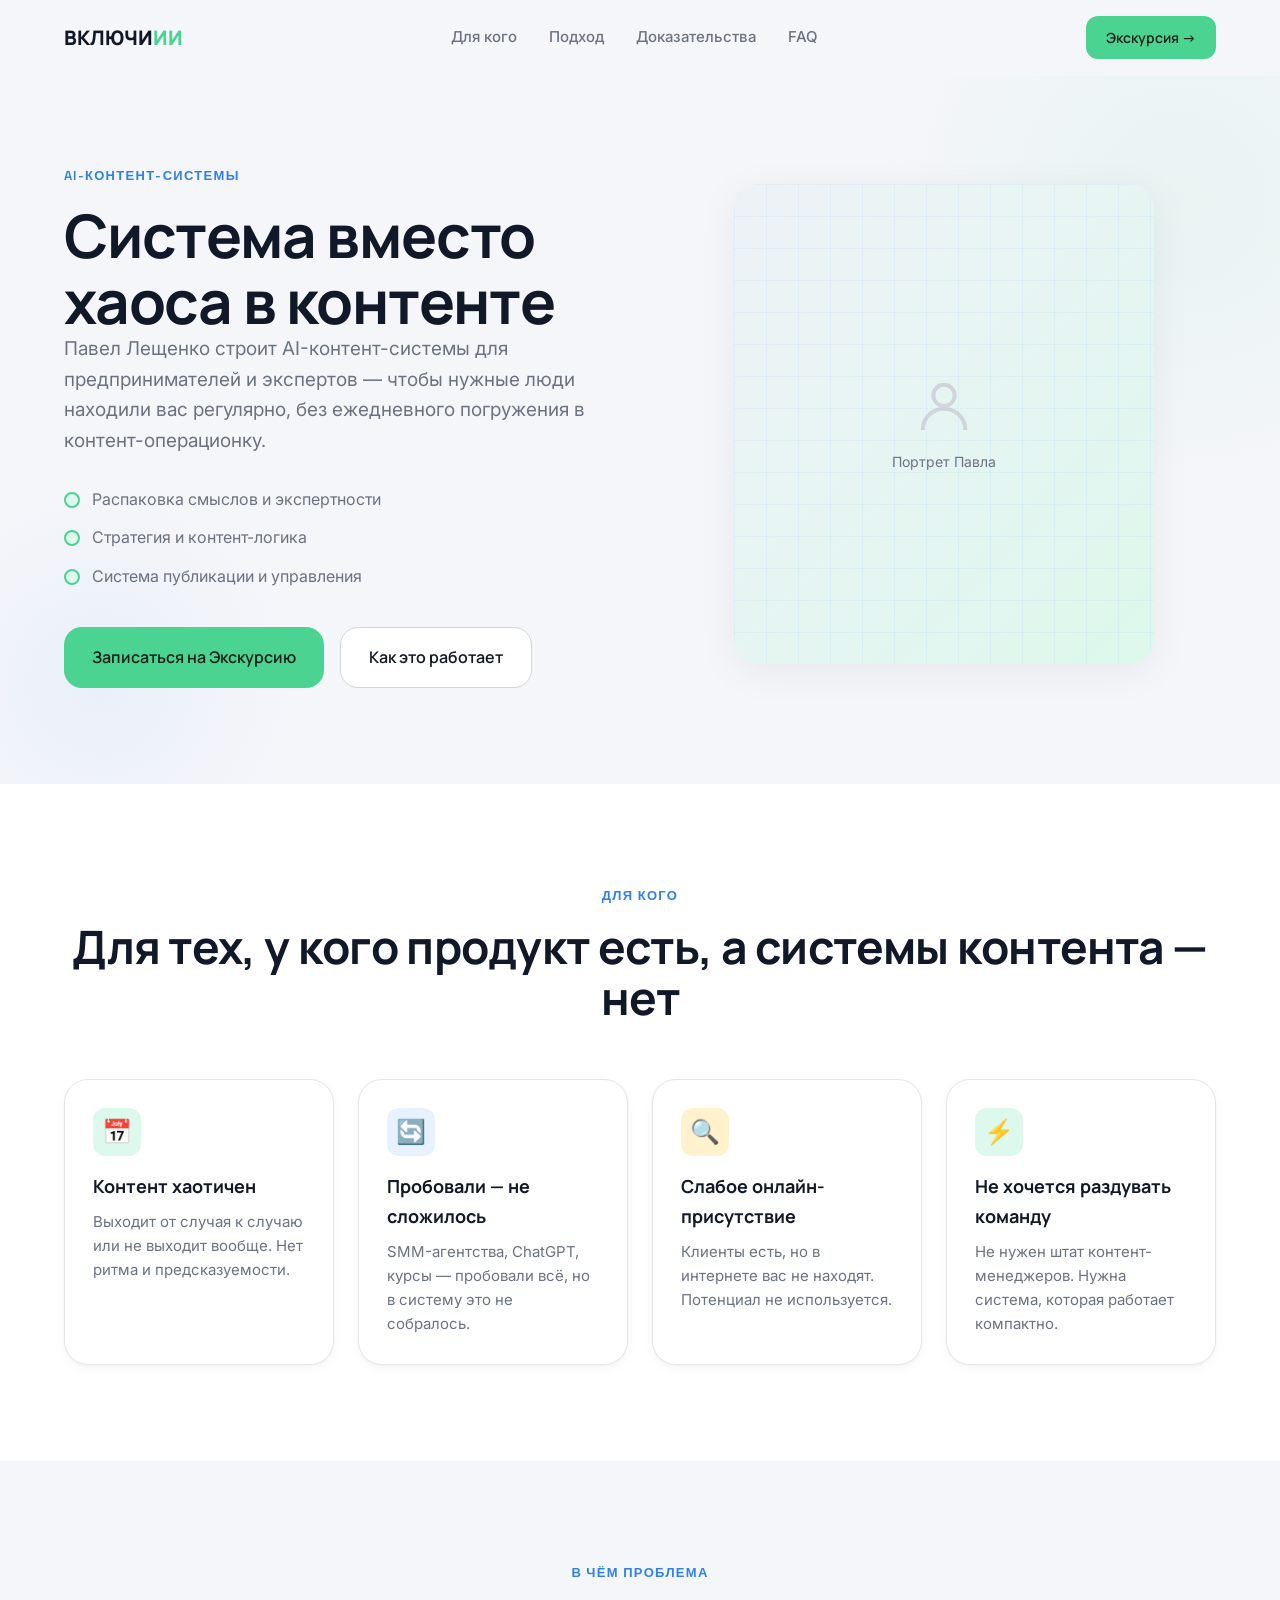
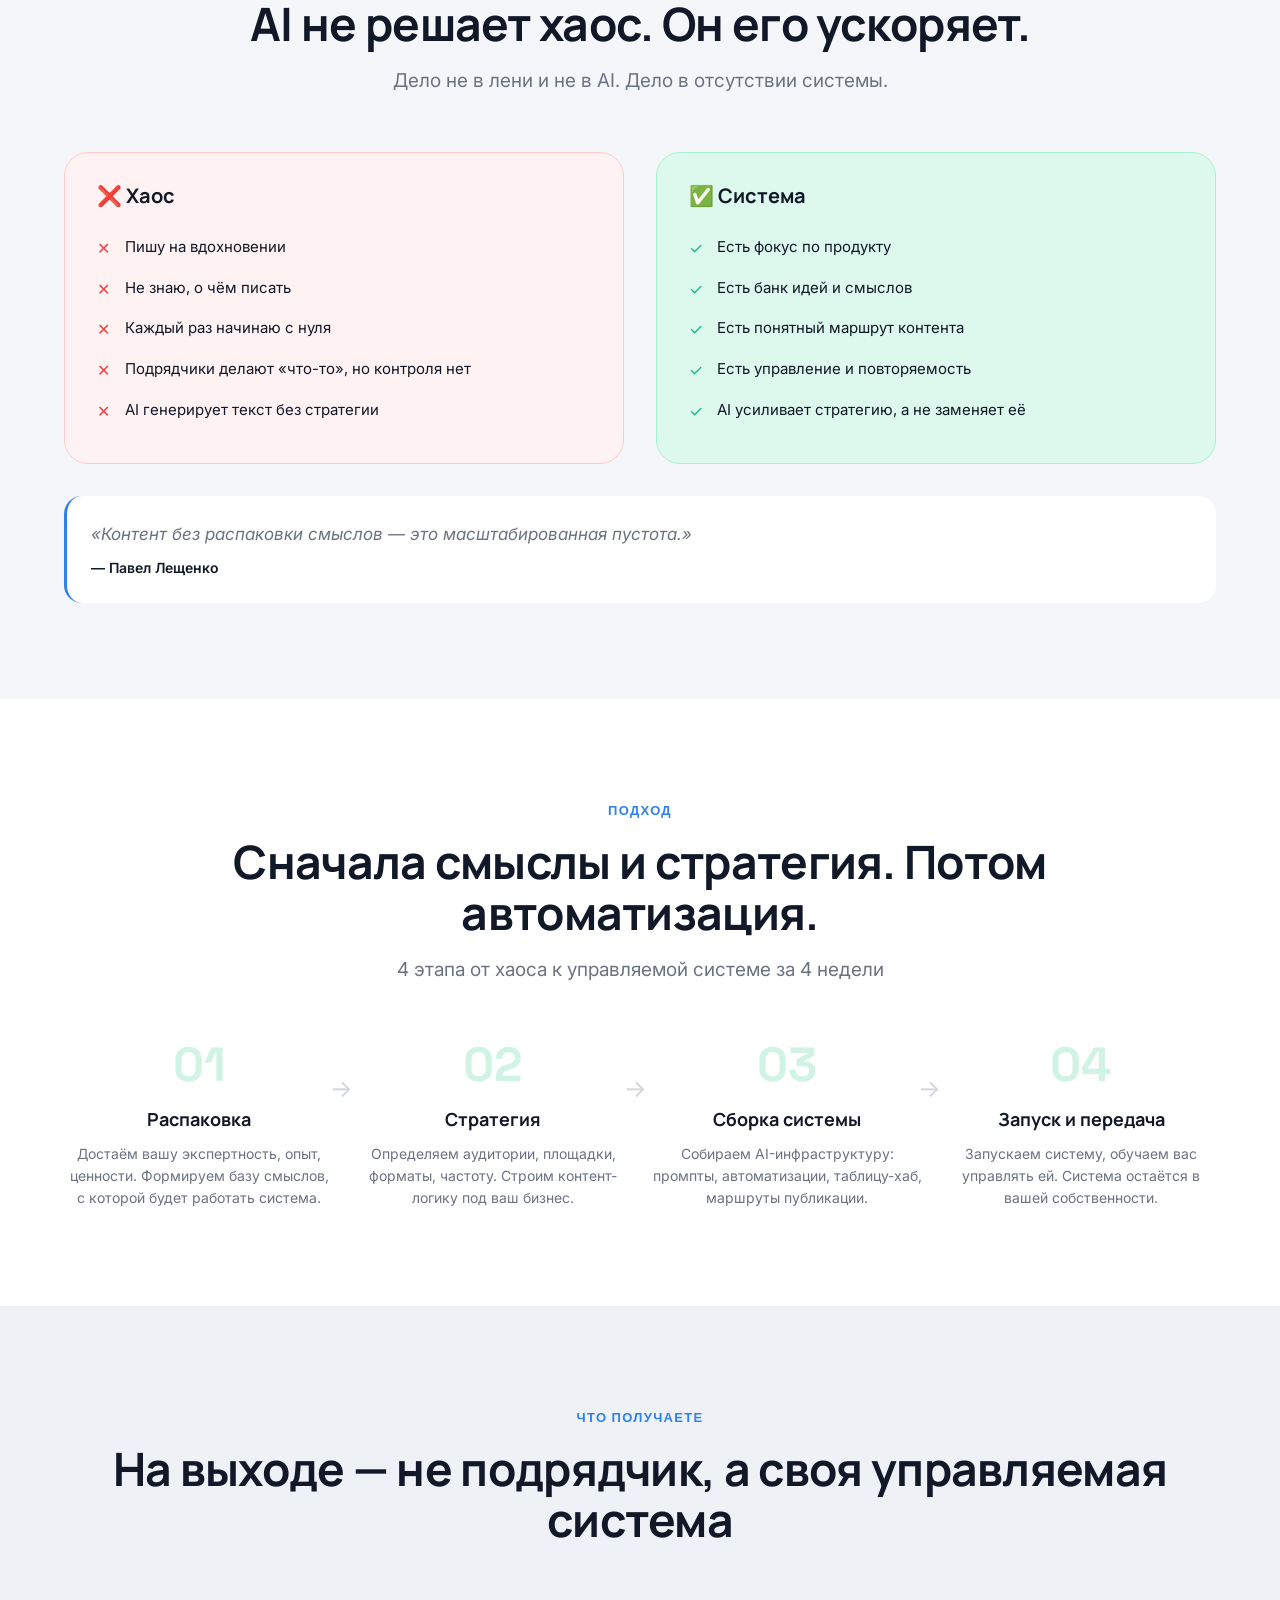
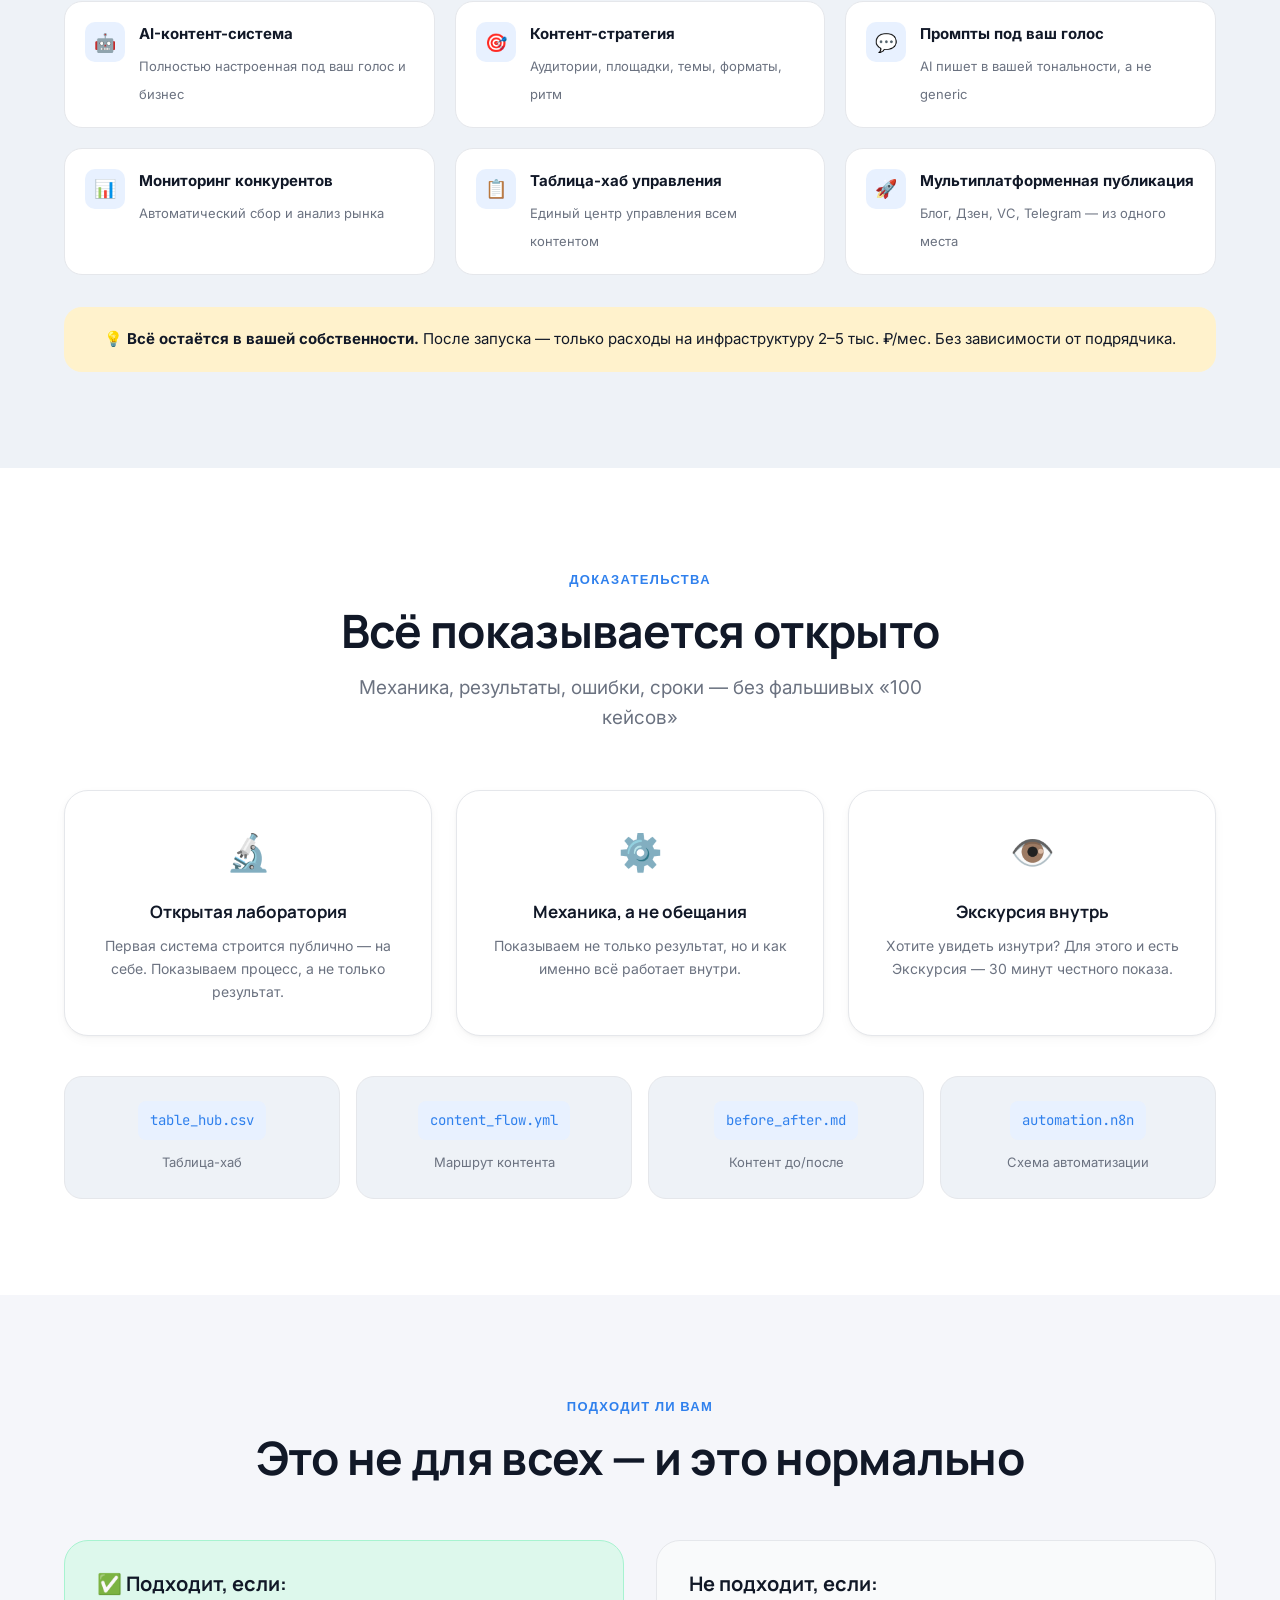
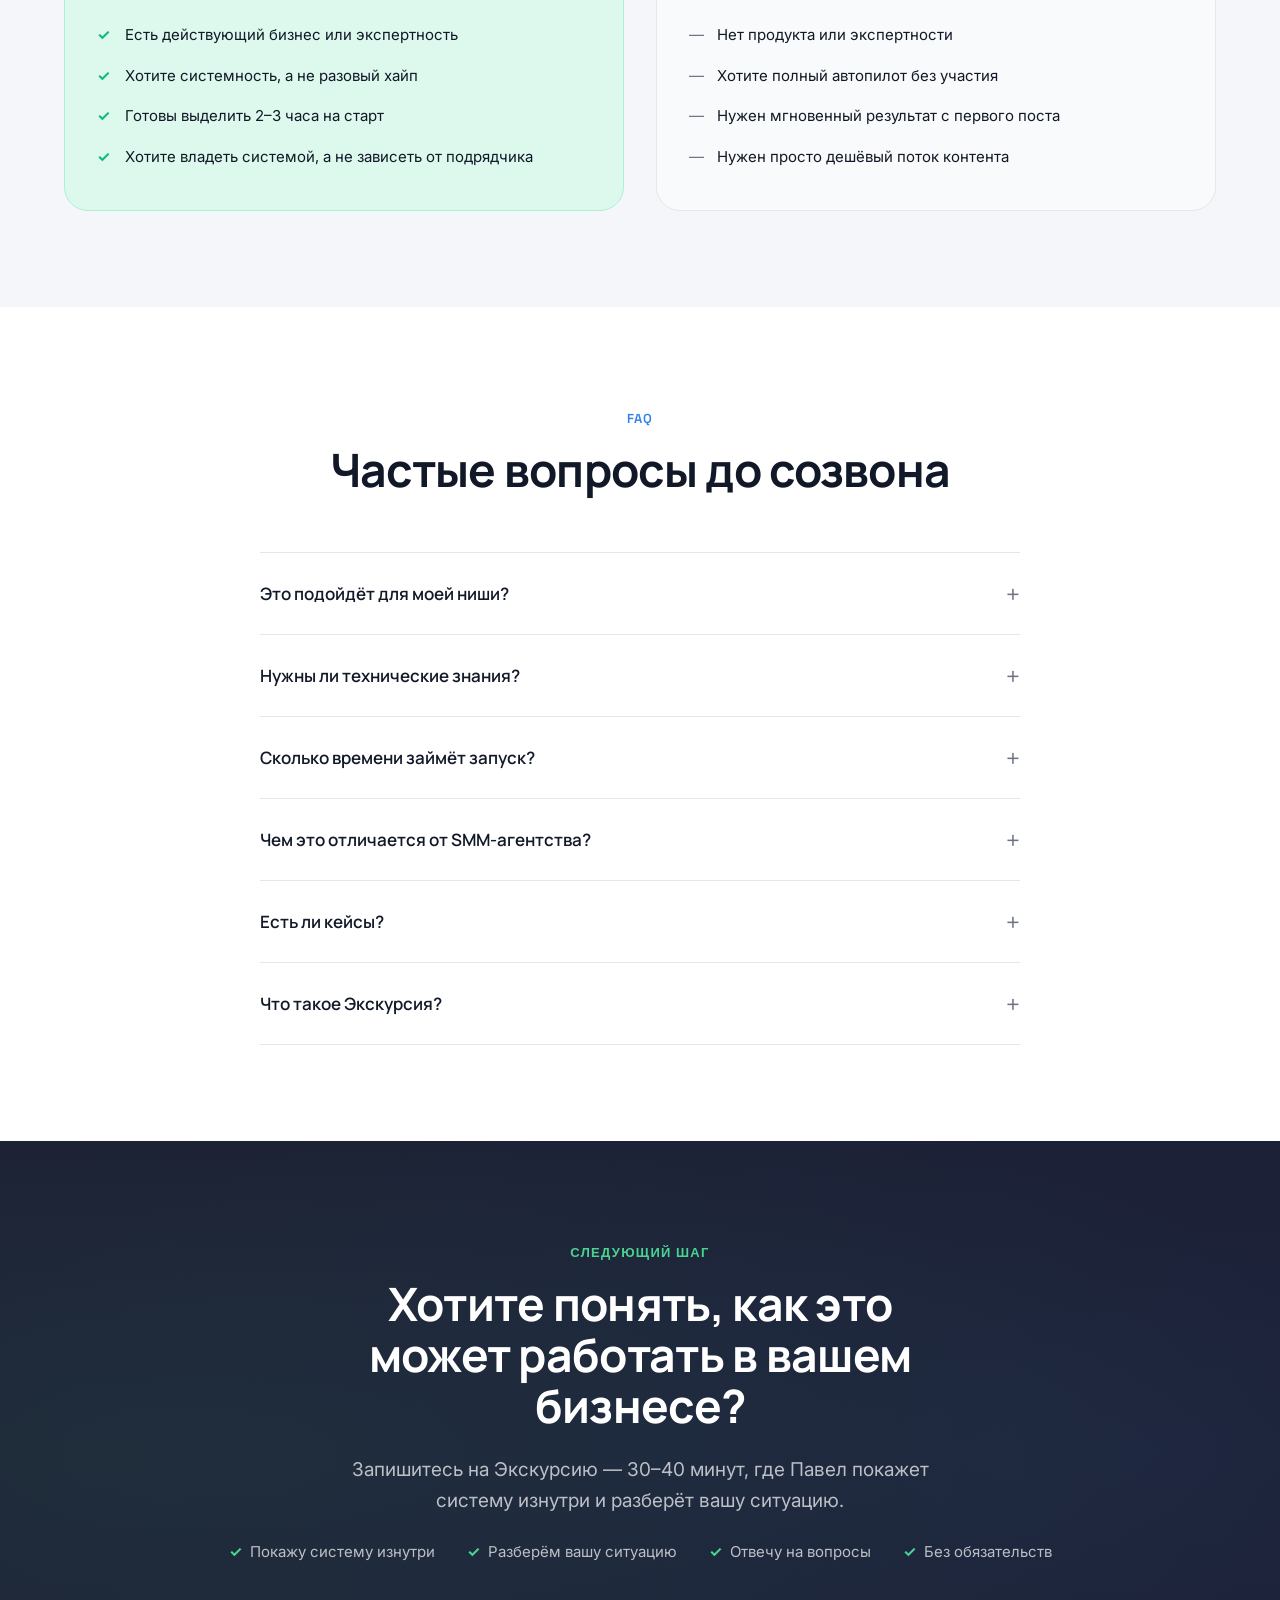
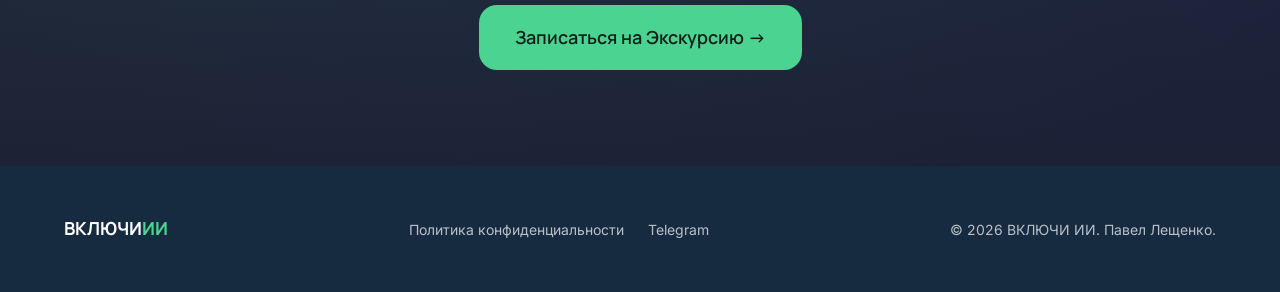
<file: frontend/index.html>
<!DOCTYPE html>
<html lang="ru">
<head>
    <meta charset="UTF-8">
    <meta name="viewport" content="width=device-width, initial-scale=1.0">
    <title>ВКЛЮЧИ ИИ — AI-контент-системы для бизнеса | Павел Лещенко</title>
    <meta name="description" content="Строим AI-контент-системы для предпринимателей и экспертов. Система вместо хаоса в контенте. Распаковка смыслов → стратегия → автоматизация → запуск.">

    <!-- Fonts -->
    <link rel="preconnect" href="https://fonts.googleapis.com">
    <link rel="preconnect" href="https://fonts.gstatic.com" crossorigin>
    <link href="https://fonts.googleapis.com/css2?family=Inter:wght@400;500;600&family=Manrope:wght@500;600;700;800&family=Space+Grotesk:wght@500;600;700&family=JetBrains+Mono:wght@400;500&display=swap" rel="stylesheet">

    <style>
        /* ===== DESIGN TOKENS ===== */
        :root {
            --bg-page: #F5F6FA;
            --bg-surface: #FFFFFF;
            --bg-soft: #EEF2F7;
            --bg-dark: #1C1F33;
            --bg-dark-2: #162A40;

            --text-primary: #111827;
            --text-secondary: #6B7280;
            --text-on-dark: #FFFFFF;
            --text-on-dark-secondary: rgba(255,255,255,0.7);

            --accent-green: #4BD392;
            --accent-green-hover: #3BB87D;
            --accent-green-dark-text: #102018;
            --accent-blue: #2F80ED;
            --accent-mint-soft: #DDF8EC;
            --accent-blue-soft: #E8F1FF;
            --accent-amber-soft: #FFF2CC;

            --border-soft: #E5E7EB;
            --border-strong: #D1D5DB;

            --font-heading: 'Manrope', sans-serif;
            --font-accent: 'Space Grotesk', sans-serif;
            --font-body: 'Inter', sans-serif;
            --font-mono: 'JetBrains Mono', monospace;

            --radius-sm: 12px;
            --radius-md: 18px;
            --radius-lg: 24px;

            --shadow-card: 0 1px 3px rgba(0,0,0,0.04), 0 4px 12px rgba(0,0,0,0.03);
            --shadow-card-hover: 0 4px 16px rgba(0,0,0,0.08);

            --transition: 0.25s ease;
        }

        /* ===== RESET ===== */
        *, *::before, *::after { margin: 0; padding: 0; box-sizing: border-box; }
        html { scroll-behavior: smooth; -webkit-font-smoothing: antialiased; }

        body {
            font-family: var(--font-body);
            background: var(--bg-page);
            color: var(--text-primary);
            line-height: 1.65;
            font-size: 17px;
            overflow-x: hidden;
        }

        img { max-width: 100%; height: auto; display: block; }
        a { color: var(--accent-blue); text-decoration: none; transition: var(--transition); }
        a:hover { text-decoration: underline; }

        /* ===== LAYOUT ===== */
        .container {
            max-width: 1200px;
            margin: 0 auto;
            padding: 0 24px;
        }

        .container--narrow {
            max-width: 820px;
            margin: 0 auto;
            padding: 0 24px;
        }

        /* ===== TYPOGRAPHY ===== */
        h1, h2, h3, h4 {
            font-family: var(--font-heading);
            font-weight: 700;
            line-height: 1.1;
            color: var(--text-primary);
        }

        h1 { font-size: clamp(36px, 5vw, 60px); letter-spacing: -0.02em; }
        h2 { font-size: clamp(30px, 4vw, 46px); letter-spacing: -0.015em; }
        h3 { font-size: clamp(22px, 2.5vw, 30px); }
        h4 { font-size: clamp(18px, 2vw, 22px); }

        .eyebrow {
            font-family: var(--font-accent);
            font-size: 13px;
            font-weight: 600;
            text-transform: uppercase;
            letter-spacing: 0.1em;
            color: var(--accent-blue);
            margin-bottom: 16px;
            display: inline-block;
        }

        .subtitle {
            font-size: 19px;
            color: var(--text-secondary);
            line-height: 1.6;
            max-width: 640px;
        }

        /* ===== BUTTONS ===== */
        .btn {
            display: inline-flex;
            align-items: center;
            gap: 8px;
            font-family: var(--font-heading);
            font-weight: 600;
            font-size: 16px;
            padding: 16px 28px;
            border-radius: var(--radius-md);
            border: none;
            cursor: pointer;
            transition: var(--transition);
            text-decoration: none;
        }
        .btn:hover { text-decoration: none; }

        .btn--primary {
            background: var(--accent-green);
            color: var(--accent-green-dark-text);
        }
        .btn--primary:hover {
            background: var(--accent-green-hover);
            box-shadow: 0 4px 20px rgba(75, 211, 146, 0.3);
            transform: translateY(-1px);
        }

        .btn--secondary {
            background: var(--bg-surface);
            color: var(--text-primary);
            border: 1px solid var(--border-strong);
        }
        .btn--secondary:hover {
            background: var(--bg-soft);
        }

        .btn--on-dark {
            background: var(--accent-green);
            color: var(--accent-green-dark-text);
        }
        .btn--on-dark:hover {
            box-shadow: 0 4px 24px rgba(75, 211, 146, 0.4);
            transform: translateY(-1px);
        }

        .btn-group {
            display: flex;
            gap: 16px;
            flex-wrap: wrap;
            margin-top: 32px;
        }

        /* ===== CARDS ===== */
        .card {
            background: var(--bg-surface);
            border: 1px solid var(--border-soft);
            border-radius: var(--radius-lg);
            padding: 28px;
            box-shadow: var(--shadow-card);
            transition: var(--transition);
        }
        .card:hover {
            transform: translateY(-2px);
            box-shadow: var(--shadow-card-hover);
        }

        .card__icon {
            width: 48px;
            height: 48px;
            border-radius: var(--radius-sm);
            display: flex;
            align-items: center;
            justify-content: center;
            font-size: 22px;
            margin-bottom: 16px;
        }
        .card__icon--mint { background: var(--accent-mint-soft); }
        .card__icon--blue { background: var(--accent-blue-soft); }
        .card__icon--amber { background: var(--accent-amber-soft); }

        .card__title {
            font-family: var(--font-heading);
            font-weight: 700;
            font-size: 18px;
            margin-bottom: 8px;
        }

        .card__text {
            color: var(--text-secondary);
            font-size: 15px;
            line-height: 1.6;
        }

        /* ===== SECTION SPACING ===== */
        .section {
            padding: 96px 0;
        }

        .section--white { background: var(--bg-surface); }
        .section--light { background: var(--bg-page); }
        .section--soft { background: var(--bg-soft); }
        .section--dark {
            background: var(--bg-dark);
            color: var(--text-on-dark);
        }
        .section--dark h2,
        .section--dark h3,
        .section--dark h4 {
            color: var(--text-on-dark);
        }
        .section--dark .subtitle,
        .section--dark .card__text {
            color: var(--text-on-dark-secondary);
        }

        .section__header {
            text-align: center;
            margin-bottom: 56px;
        }
        .section__header .subtitle {
            margin: 16px auto 0;
        }

        /* ===== GRID HELPERS ===== */
        .grid-2 { display: grid; grid-template-columns: 1fr 1fr; gap: 24px; }
        .grid-3 { display: grid; grid-template-columns: repeat(3, 1fr); gap: 24px; }
        .grid-4 { display: grid; grid-template-columns: repeat(4, 1fr); gap: 24px; }

        /* ===== HEADER ===== */
        .header {
            position: fixed;
            top: 0; left: 0; right: 0;
            z-index: 100;
            padding: 16px 0;
            background: rgba(245, 246, 250, 0.85);
            backdrop-filter: blur(16px);
            border-bottom: 1px solid transparent;
            transition: var(--transition);
        }
        .header.scrolled {
            background: rgba(255, 255, 255, 0.95);
            border-bottom-color: var(--border-soft);
        }
        .header__inner {
            display: flex;
            align-items: center;
            justify-content: space-between;
        }
        .header__logo {
            font-family: var(--font-heading);
            font-weight: 800;
            font-size: 20px;
            color: var(--text-primary);
            text-decoration: none;
        }
        .header__logo span { color: var(--accent-green); }

        .header__nav {
            display: flex;
            align-items: center;
            gap: 32px;
        }
        .header__nav a {
            color: var(--text-secondary);
            font-size: 15px;
            font-weight: 500;
            text-decoration: none;
        }
        .header__nav a:hover { color: var(--text-primary); }

        .header__cta {
            font-family: var(--font-heading);
            font-weight: 600;
            font-size: 14px;
            padding: 10px 20px;
            background: var(--accent-green);
            color: var(--accent-green-dark-text);
            border-radius: var(--radius-sm);
            text-decoration: none;
            transition: var(--transition);
        }
        .header__cta:hover {
            background: var(--accent-green-hover);
            text-decoration: none;
        }

        /* Mobile nav toggle */
        .header__burger {
            display: none;
            flex-direction: column;
            gap: 5px;
            cursor: pointer;
            padding: 8px;
            background: none;
            border: none;
        }
        .header__burger span {
            width: 24px;
            height: 2px;
            background: var(--text-primary);
            border-radius: 2px;
            transition: var(--transition);
        }

        /* ===== HERO (H1) ===== */
        .hero {
            padding: 160px 0 96px;
            position: relative;
            overflow: hidden;
        }
        .hero::before {
            content: '';
            position: absolute;
            top: -100px; right: -200px;
            width: 600px; height: 600px;
            background: radial-gradient(circle, rgba(75,211,146,0.08) 0%, transparent 70%);
            pointer-events: none;
        }
        .hero::after {
            content: '';
            position: absolute;
            bottom: -100px; left: -100px;
            width: 400px; height: 400px;
            background: radial-gradient(circle, rgba(47,128,237,0.06) 0%, transparent 70%);
            pointer-events: none;
        }
        .hero__inner {
            display: grid;
            grid-template-columns: 1fr 1fr;
            gap: 64px;
            align-items: center;
            position: relative;
            z-index: 1;
        }
        .hero__content { max-width: 560px; }
        .hero__bullets {
            list-style: none;
            margin-top: 24px;
        }
        .hero__bullets li {
            padding: 6px 0;
            padding-left: 28px;
            position: relative;
            color: var(--text-secondary);
            font-size: 16px;
        }
        .hero__bullets li::before {
            content: '';
            position: absolute;
            left: 0; top: 12px;
            width: 16px; height: 16px;
            border-radius: 50%;
            background: var(--accent-mint-soft);
            border: 2px solid var(--accent-green);
        }

        .hero__visual {
            display: flex;
            align-items: center;
            justify-content: center;
        }
        .hero__portrait-wrapper {
            position: relative;
            width: 420px;
            height: 480px;
            border-radius: var(--radius-lg);
            overflow: hidden;
            background: linear-gradient(135deg, var(--bg-soft) 0%, var(--accent-mint-soft) 100%);
            box-shadow: 0 8px 40px rgba(0,0,0,0.06);
        }
        .hero__portrait-placeholder {
            width: 100%;
            height: 100%;
            display: flex;
            align-items: center;
            justify-content: center;
            flex-direction: column;
            gap: 12px;
            color: var(--text-secondary);
            font-size: 14px;
        }
        .hero__portrait-placeholder svg {
            width: 64px;
            height: 64px;
            stroke: var(--border-strong);
        }
        /* Subtle grid pattern behind portrait */
        .hero__portrait-wrapper::before {
            content: '';
            position: absolute;
            inset: 0;
            background-image:
                linear-gradient(rgba(47,128,237,0.05) 1px, transparent 1px),
                linear-gradient(90deg, rgba(47,128,237,0.05) 1px, transparent 1px);
            background-size: 32px 32px;
            pointer-events: none;
        }

        /* ===== H2 — FOR WHOM ===== */
        .for-whom .card__icon { font-size: 24px; }

        /* ===== H3 — CHAOS vs SYSTEM ===== */
        .comparison {
            display: grid;
            grid-template-columns: 1fr 1fr;
            gap: 32px;
        }
        .comparison__col {
            padding: 32px;
            border-radius: var(--radius-lg);
        }
        .comparison__col--chaos {
            background: #FEF2F2;
            border: 1px solid #FECACA;
        }
        .comparison__col--system {
            background: var(--accent-mint-soft);
            border: 1px solid #A7F3D0;
        }
        .comparison__col h3 {
            font-size: 20px;
            margin-bottom: 20px;
        }
        .comparison__list {
            list-style: none;
        }
        .comparison__list li {
            padding: 8px 0;
            padding-left: 28px;
            position: relative;
            font-size: 15px;
            color: var(--text-primary);
        }
        .comparison__list li::before {
            position: absolute;
            left: 0;
            font-size: 16px;
        }
        .comparison__col--chaos .comparison__list li::before {
            content: '✕';
            color: #EF4444;
        }
        .comparison__col--system .comparison__list li::before {
            content: '✓';
            color: #10B981;
        }
        .comparison__quote {
            margin-top: 32px;
            padding: 24px;
            background: var(--bg-surface);
            border-radius: var(--radius-md);
            border-left: 3px solid var(--accent-blue);
            font-style: italic;
            color: var(--text-secondary);
        }
        .comparison__quote cite {
            display: block;
            margin-top: 8px;
            font-style: normal;
            font-weight: 600;
            color: var(--text-primary);
            font-size: 14px;
        }

        /* ===== H4 — PROCESS STEPS ===== */
        .steps {
            display: grid;
            grid-template-columns: repeat(4, 1fr);
            gap: 24px;
            counter-reset: step;
        }
        .step {
            position: relative;
            text-align: center;
        }
        .step__number {
            font-family: var(--font-accent);
            font-size: 48px;
            font-weight: 700;
            color: var(--accent-green);
            opacity: 0.25;
            line-height: 1;
            margin-bottom: 16px;
        }
        .step__title {
            font-family: var(--font-heading);
            font-weight: 700;
            font-size: 18px;
            margin-bottom: 8px;
        }
        .step__desc {
            font-size: 14px;
            color: var(--text-secondary);
            line-height: 1.6;
        }
        /* Arrow between steps */
        .step:not(:last-child)::after {
            content: '→';
            position: absolute;
            right: -18px;
            top: 28px;
            font-size: 24px;
            color: var(--border-strong);
        }

        /* ===== H5 — DELIVERABLES ===== */
        .deliverables-grid {
            display: grid;
            grid-template-columns: repeat(3, 1fr);
            gap: 20px;
        }
        .deliverable {
            display: flex;
            align-items: flex-start;
            gap: 14px;
            padding: 20px;
            background: var(--bg-surface);
            border-radius: var(--radius-md);
            border: 1px solid var(--border-soft);
        }
        .deliverable__icon {
            flex-shrink: 0;
            width: 40px;
            height: 40px;
            border-radius: 10px;
            background: var(--accent-blue-soft);
            display: flex;
            align-items: center;
            justify-content: center;
            font-size: 18px;
        }
        .deliverable__text strong {
            display: block;
            font-size: 15px;
            margin-bottom: 4px;
        }
        .deliverable__text span {
            font-size: 13px;
            color: var(--text-secondary);
        }

        .ownership-note {
            margin-top: 32px;
            padding: 20px 24px;
            background: var(--accent-amber-soft);
            border-radius: var(--radius-md);
            font-size: 15px;
            text-align: center;
            color: var(--text-primary);
        }
        .ownership-note strong { color: var(--text-primary); }

        /* ===== H6 — PROOF ===== */
        .proof-cards {
            display: grid;
            grid-template-columns: repeat(3, 1fr);
            gap: 24px;
            margin-bottom: 40px;
        }
        .proof-card {
            text-align: center;
            padding: 32px 24px;
        }
        .proof-card__emoji {
            font-size: 36px;
            margin-bottom: 16px;
        }
        .proof-card__title {
            font-family: var(--font-heading);
            font-weight: 700;
            font-size: 17px;
            margin-bottom: 8px;
        }
        .proof-card__text {
            font-size: 14px;
            color: var(--text-secondary);
        }

        .artifacts-strip {
            display: grid;
            grid-template-columns: repeat(4, 1fr);
            gap: 16px;
        }
        .artifact {
            background: var(--bg-soft);
            border-radius: var(--radius-md);
            padding: 24px 20px;
            text-align: center;
            border: 1px solid var(--border-soft);
        }
        .artifact__icon {
            font-family: var(--font-mono);
            font-size: 14px;
            color: var(--accent-blue);
            background: var(--accent-blue-soft);
            padding: 8px 12px;
            border-radius: 8px;
            display: inline-block;
            margin-bottom: 12px;
        }
        .artifact__label {
            font-size: 13px;
            color: var(--text-secondary);
        }

        /* ===== H7 — FIT / NOT FIT ===== */
        .fit-grid {
            display: grid;
            grid-template-columns: 1fr 1fr;
            gap: 32px;
        }
        .fit-col {
            padding: 32px;
            border-radius: var(--radius-lg);
        }
        .fit-col--yes {
            background: var(--accent-mint-soft);
            border: 1px solid #A7F3D0;
        }
        .fit-col--no {
            background: #F9FAFB;
            border: 1px solid var(--border-soft);
        }
        .fit-col h3 {
            font-size: 20px;
            margin-bottom: 20px;
        }
        .fit-col ul {
            list-style: none;
        }
        .fit-col ul li {
            padding: 8px 0;
            padding-left: 28px;
            position: relative;
            font-size: 15px;
        }
        .fit-col--yes ul li::before {
            content: '✓';
            position: absolute;
            left: 0;
            color: #10B981;
            font-weight: 700;
        }
        .fit-col--no ul li::before {
            content: '—';
            position: absolute;
            left: 0;
            color: var(--text-secondary);
        }

        /* ===== H8 — FAQ ===== */
        .faq-list { max-width: 760px; margin: 0 auto; }

        .faq-item {
            border-bottom: 1px solid var(--border-soft);
        }
        .faq-item:first-child { border-top: 1px solid var(--border-soft); }

        .faq-question {
            width: 100%;
            background: none;
            border: none;
            padding: 24px 0;
            font-family: var(--font-heading);
            font-weight: 600;
            font-size: 17px;
            text-align: left;
            cursor: pointer;
            display: flex;
            justify-content: space-between;
            align-items: center;
            color: var(--text-primary);
            transition: var(--transition);
        }
        .faq-question:hover { color: var(--accent-blue); }
        .faq-question::after {
            content: '+';
            font-size: 24px;
            font-weight: 400;
            color: var(--text-secondary);
            transition: var(--transition);
            flex-shrink: 0;
            margin-left: 16px;
        }
        .faq-item.open .faq-question::after {
            content: '−';
            color: var(--accent-blue);
        }

        .faq-answer {
            max-height: 0;
            overflow: hidden;
            transition: max-height 0.35s ease, padding 0.35s ease;
        }
        .faq-item.open .faq-answer {
            max-height: 300px;
            padding-bottom: 24px;
        }
        .faq-answer p {
            color: var(--text-secondary);
            font-size: 15px;
            line-height: 1.7;
        }

        /* ===== H9 — FINAL CTA ===== */
        .final-cta {
            text-align: center;
            padding: 96px 0;
            position: relative;
            overflow: hidden;
        }
        .final-cta::before {
            content: '';
            position: absolute;
            top: -50%; left: -50%;
            width: 200%; height: 200%;
            background:
                radial-gradient(ellipse at 30% 50%, rgba(75,211,146,0.08) 0%, transparent 50%),
                radial-gradient(ellipse at 70% 50%, rgba(47,128,237,0.06) 0%, transparent 50%);
            pointer-events: none;
        }
        .final-cta h2 {
            color: var(--text-on-dark);
            max-width: 640px;
            margin: 0 auto 24px;
        }
        .final-cta .subtitle {
            color: var(--text-on-dark-secondary);
            margin: 0 auto 16px;
            text-align: center;
        }
        .final-cta__features {
            list-style: none;
            display: flex;
            justify-content: center;
            gap: 32px;
            margin: 24px 0 40px;
            flex-wrap: wrap;
        }
        .final-cta__features li {
            color: var(--text-on-dark-secondary);
            font-size: 15px;
            display: flex;
            align-items: center;
            gap: 8px;
        }
        .final-cta__features li::before {
            content: '✓';
            color: var(--accent-green);
            font-weight: 700;
        }

        /* ===== FOOTER ===== */
        .footer {
            padding: 48px 0;
            background: var(--bg-dark-2);
            color: var(--text-on-dark-secondary);
            font-size: 14px;
        }
        .footer__inner {
            display: flex;
            justify-content: space-between;
            align-items: center;
        }
        .footer__logo {
            font-family: var(--font-heading);
            font-weight: 700;
            font-size: 18px;
            color: var(--text-on-dark);
        }
        .footer__logo span { color: var(--accent-green); }
        .footer__links {
            display: flex;
            gap: 24px;
        }
        .footer__links a {
            color: var(--text-on-dark-secondary);
            text-decoration: none;
            font-size: 14px;
        }
        .footer__links a:hover {
            color: var(--text-on-dark);
        }

        /* ===== RESPONSIVE ===== */
        @media (max-width: 1024px) {
            .hero__inner { grid-template-columns: 1fr; gap: 40px; text-align: center; }
            .hero__content { max-width: 100%; }
            .hero__visual { order: -1; }
            .hero__portrait-wrapper { width: 300px; height: 340px; margin: 0 auto; }
            .btn-group { justify-content: center; }
            .hero__bullets { text-align: left; max-width: 400px; margin: 24px auto 0; }
            .steps { grid-template-columns: repeat(2, 1fr); }
            .step:not(:last-child)::after { display: none; }
            .deliverables-grid { grid-template-columns: 1fr 1fr; }
            .artifacts-strip { grid-template-columns: repeat(2, 1fr); }
        }

        @media (max-width: 768px) {
            .section { padding: 64px 0; }
            .hero { padding: 120px 0 64px; }
            body { font-size: 16px; }

            .header__nav { display: none; }
            .header__burger { display: flex; }

            .grid-2, .grid-3, .grid-4,
            .comparison, .fit-grid,
            .proof-cards, .deliverables-grid {
                grid-template-columns: 1fr;
            }
            .steps { grid-template-columns: 1fr 1fr; }
            .artifacts-strip { grid-template-columns: 1fr 1fr; }

            .final-cta__features {
                flex-direction: column;
                align-items: center;
                gap: 12px;
            }
            .footer__inner {
                flex-direction: column;
                gap: 16px;
                text-align: center;
            }
        }

        @media (max-width: 480px) {
            .steps { grid-template-columns: 1fr; }
            .artifacts-strip { grid-template-columns: 1fr; }
            .deliverables-grid { grid-template-columns: 1fr; }
        }
    </style>
</head>
<body>

<!-- ===== HEADER ===== -->
<header class="header" id="header">
    <div class="container">
        <div class="header__inner">
            <a href="/" class="header__logo">ВКЛЮЧИ<span>ИИ</span></a>
            <nav class="header__nav">
                <a href="#for-whom">Для кого</a>
                <a href="#approach">Подход</a>
                <a href="#proof">Доказательства</a>
                <a href="#faq">FAQ</a>
            </nav>
            <a href="#excursion" class="header__cta">Экскурсия →</a>
            <button class="header__burger" id="burger" aria-label="Меню">
                <span></span><span></span><span></span>
            </button>
        </div>
    </div>
</header>

<!-- ===== H1: HERO ===== -->
<section class="hero section--light">
    <div class="container">
        <div class="hero__inner">
            <div class="hero__content">
                <span class="eyebrow">AI-контент-системы</span>
                <h1>Система вместо хаоса в&nbsp;контенте</h1>
                <p class="subtitle">Павел Лещенко строит AI-контент-системы для предпринимателей и экспертов&nbsp;— чтобы нужные люди находили вас регулярно, без ежедневного погружения в контент-операционку.</p>
                <ul class="hero__bullets">
                    <li>Распаковка смыслов и экспертности</li>
                    <li>Стратегия и контент-логика</li>
                    <li>Система публикации и управления</li>
                </ul>
                <div class="btn-group">
                    <a href="#excursion" class="btn btn--primary">Записаться на Экскурсию</a>
                    <a href="#approach" class="btn btn--secondary">Как это работает</a>
                </div>
            </div>
            <div class="hero__visual">
                <div class="hero__portrait-wrapper">
                    <div class="hero__portrait-placeholder">
                        <svg viewBox="0 0 24 24" fill="none" stroke="currentColor" stroke-width="1.5">
                            <circle cx="12" cy="8" r="4"/>
                            <path d="M20 21a8 8 0 0 0-16 0"/>
                        </svg>
                        <span>Портрет Павла</span>
                    </div>
                </div>
            </div>
        </div>
    </div>
</section>

<!-- ===== H2: FOR WHOM ===== -->
<section class="section section--white for-whom" id="for-whom">
    <div class="container">
        <div class="section__header">
            <span class="eyebrow">Для кого</span>
            <h2>Для тех, у кого продукт есть, а&nbsp;системы контента&nbsp;— нет</h2>
        </div>
        <div class="grid-4">
            <div class="card">
                <div class="card__icon card__icon--mint">📅</div>
                <div class="card__title">Контент хаотичен</div>
                <div class="card__text">Выходит от случая к случаю или не выходит вообще. Нет ритма и предсказуемости.</div>
            </div>
            <div class="card">
                <div class="card__icon card__icon--blue">🔄</div>
                <div class="card__title">Пробовали — не сложилось</div>
                <div class="card__text">SMM-агентства, ChatGPT, курсы — пробовали всё, но в систему это не собралось.</div>
            </div>
            <div class="card">
                <div class="card__icon card__icon--amber">🔍</div>
                <div class="card__title">Слабое онлайн-присутствие</div>
                <div class="card__text">Клиенты есть, но в интернете вас не находят. Потенциал не используется.</div>
            </div>
            <div class="card">
                <div class="card__icon card__icon--mint">⚡</div>
                <div class="card__title">Не хочется раздувать команду</div>
                <div class="card__text">Не нужен штат контент-менеджеров. Нужна система, которая работает компактно.</div>
            </div>
        </div>
    </div>
</section>

<!-- ===== H3: PROBLEM — CHAOS vs SYSTEM ===== -->
<section class="section section--light" id="problem">
    <div class="container">
        <div class="section__header">
            <span class="eyebrow">В чём проблема</span>
            <h2>AI не решает хаос. Он его ускоряет.</h2>
            <p class="subtitle">Дело не в лени и не в AI. Дело в отсутствии системы.</p>
        </div>

        <div class="comparison">
            <div class="comparison__col comparison__col--chaos">
                <h3>❌ Хаос</h3>
                <ul class="comparison__list">
                    <li>Пишу на вдохновении</li>
                    <li>Не знаю, о чём писать</li>
                    <li>Каждый раз начинаю с нуля</li>
                    <li>Подрядчики делают «что-то», но контроля нет</li>
                    <li>AI генерирует текст без стратегии</li>
                </ul>
            </div>
            <div class="comparison__col comparison__col--system">
                <h3>✅ Система</h3>
                <ul class="comparison__list">
                    <li>Есть фокус по продукту</li>
                    <li>Есть банк идей и смыслов</li>
                    <li>Есть понятный маршрут контента</li>
                    <li>Есть управление и повторяемость</li>
                    <li>AI усиливает стратегию, а не заменяет её</li>
                </ul>
            </div>
        </div>

        <div class="comparison__quote">
            «Контент без распаковки смыслов — это масштабированная пустота.»
            <cite>— Павел Лещенко</cite>
        </div>
    </div>
</section>

<!-- ===== H4: APPROACH / PROCESS ===== -->
<section class="section section--white" id="approach">
    <div class="container">
        <div class="section__header">
            <span class="eyebrow">Подход</span>
            <h2>Сначала смыслы и стратегия. Потом автоматизация.</h2>
            <p class="subtitle">4 этапа от хаоса к управляемой системе за 4 недели</p>
        </div>

        <div class="steps">
            <div class="step">
                <div class="step__number">01</div>
                <div class="step__title">Распаковка</div>
                <div class="step__desc">Достаём вашу экспертность, опыт, ценности. Формируем базу смыслов, с которой будет работать система.</div>
            </div>
            <div class="step">
                <div class="step__number">02</div>
                <div class="step__title">Стратегия</div>
                <div class="step__desc">Определяем аудитории, площадки, форматы, частоту. Строим контент-логику под ваш бизнес.</div>
            </div>
            <div class="step">
                <div class="step__number">03</div>
                <div class="step__title">Сборка системы</div>
                <div class="step__desc">Собираем AI-инфраструктуру: промпты, автоматизации, таблицу-хаб, маршруты публикации.</div>
            </div>
            <div class="step">
                <div class="step__number">04</div>
                <div class="step__title">Запуск и передача</div>
                <div class="step__desc">Запускаем систему, обучаем вас управлять ей. Система остаётся в вашей собственности.</div>
            </div>
        </div>
    </div>
</section>

<!-- ===== H5: DELIVERABLES ===== -->
<section class="section section--soft">
    <div class="container">
        <div class="section__header">
            <span class="eyebrow">Что получаете</span>
            <h2>На выходе — не подрядчик, а&nbsp;своя управляемая система</h2>
        </div>

        <div class="deliverables-grid">
            <div class="deliverable">
                <div class="deliverable__icon">🤖</div>
                <div class="deliverable__text">
                    <strong>AI-контент-система</strong>
                    <span>Полностью настроенная под ваш голос и бизнес</span>
                </div>
            </div>
            <div class="deliverable">
                <div class="deliverable__icon">🎯</div>
                <div class="deliverable__text">
                    <strong>Контент-стратегия</strong>
                    <span>Аудитории, площадки, темы, форматы, ритм</span>
                </div>
            </div>
            <div class="deliverable">
                <div class="deliverable__icon">💬</div>
                <div class="deliverable__text">
                    <strong>Промпты под ваш голос</strong>
                    <span>AI пишет в вашей тональности, а не generic</span>
                </div>
            </div>
            <div class="deliverable">
                <div class="deliverable__icon">📊</div>
                <div class="deliverable__text">
                    <strong>Мониторинг конкурентов</strong>
                    <span>Автоматический сбор и анализ рынка</span>
                </div>
            </div>
            <div class="deliverable">
                <div class="deliverable__icon">📋</div>
                <div class="deliverable__text">
                    <strong>Таблица-хаб управления</strong>
                    <span>Единый центр управления всем контентом</span>
                </div>
            </div>
            <div class="deliverable">
                <div class="deliverable__icon">🚀</div>
                <div class="deliverable__text">
                    <strong>Мультиплатформенная публикация</strong>
                    <span>Блог, Дзен, VC, Telegram — из одного места</span>
                </div>
            </div>
        </div>

        <div class="ownership-note">
            💡 <strong>Всё остаётся в вашей собственности.</strong> После запуска — только расходы на инфраструктуру 2–5 тыс. ₽/мес. Без зависимости от подрядчика.
        </div>
    </div>
</section>

<!-- ===== H6: PROOF ===== -->
<section class="section section--white" id="proof">
    <div class="container">
        <div class="section__header">
            <span class="eyebrow">Доказательства</span>
            <h2>Всё показывается открыто</h2>
            <p class="subtitle">Механика, результаты, ошибки, сроки — без фальшивых «100 кейсов»</p>
        </div>

        <div class="proof-cards">
            <div class="card proof-card">
                <div class="proof-card__emoji">🔬</div>
                <div class="proof-card__title">Открытая лаборатория</div>
                <div class="proof-card__text">Первая система строится публично — на себе. Показываем процесс, а не только результат.</div>
            </div>
            <div class="card proof-card">
                <div class="proof-card__emoji">⚙️</div>
                <div class="proof-card__title">Механика, а не обещания</div>
                <div class="proof-card__text">Показываем не только результат, но и как именно всё работает внутри.</div>
            </div>
            <div class="card proof-card">
                <div class="proof-card__emoji">👁️</div>
                <div class="proof-card__title">Экскурсия внутрь</div>
                <div class="proof-card__text">Хотите увидеть изнутри? Для этого и есть Экскурсия — 30 минут честного показа.</div>
            </div>
        </div>

        <div class="artifacts-strip">
            <div class="artifact">
                <div class="artifact__icon">table_hub.csv</div>
                <div class="artifact__label">Таблица-хаб</div>
            </div>
            <div class="artifact">
                <div class="artifact__icon">content_flow.yml</div>
                <div class="artifact__label">Маршрут контента</div>
            </div>
            <div class="artifact">
                <div class="artifact__icon">before_after.md</div>
                <div class="artifact__label">Контент до/после</div>
            </div>
            <div class="artifact">
                <div class="artifact__icon">automation.n8n</div>
                <div class="artifact__label">Схема автоматизации</div>
            </div>
        </div>
    </div>
</section>

<!-- ===== H7: FIT / NOT FIT ===== -->
<section class="section section--light">
    <div class="container">
        <div class="section__header">
            <span class="eyebrow">Подходит ли вам</span>
            <h2>Это не для всех — и это нормально</h2>
        </div>

        <div class="fit-grid">
            <div class="fit-col fit-col--yes">
                <h3>✅ Подходит, если:</h3>
                <ul>
                    <li>Есть действующий бизнес или экспертность</li>
                    <li>Хотите системность, а не разовый хайп</li>
                    <li>Готовы выделить 2–3 часа на старт</li>
                    <li>Хотите владеть системой, а не зависеть от подрядчика</li>
                </ul>
            </div>
            <div class="fit-col fit-col--no">
                <h3>Не подходит, если:</h3>
                <ul>
                    <li>Нет продукта или экспертности</li>
                    <li>Хотите полный автопилот без участия</li>
                    <li>Нужен мгновенный результат с первого поста</li>
                    <li>Нужен просто дешёвый поток контента</li>
                </ul>
            </div>
        </div>
    </div>
</section>

<!-- ===== H8: FAQ ===== -->
<section class="section section--white" id="faq">
    <div class="container">
        <div class="section__header">
            <span class="eyebrow">FAQ</span>
            <h2>Частые вопросы до созвона</h2>
        </div>

        <div class="faq-list">
            <div class="faq-item">
                <button class="faq-question">Это подойдёт для моей ниши?</button>
                <div class="faq-answer">
                    <p>Система подходит для любой экспертности или бизнеса, где есть что сказать аудитории. Мы адаптируем стратегию, площадки и форматы под вашу нишу. На Экскурсии разберём, как это будет выглядеть конкретно для вас.</p>
                </div>
            </div>
            <div class="faq-item">
                <button class="faq-question">Нужны ли технические знания?</button>
                <div class="faq-answer">
                    <p>Нет. Мы собираем систему за вас и обучаем ей пользоваться. Если умеете работать с таблицей и мессенджером — справитесь.</p>
                </div>
            </div>
            <div class="faq-item">
                <button class="faq-question">Сколько времени займёт запуск?</button>
                <div class="faq-answer">
                    <p>В среднем 4 недели от старта до работающей системы. На вашей стороне — 2–3 часа на распаковку и обратную связь по стратегии.</p>
                </div>
            </div>
            <div class="faq-item">
                <button class="faq-question">Чем это отличается от SMM-агентства?</button>
                <div class="faq-answer">
                    <p>Агентство — это подрядчик. Мы строим систему, которая остаётся у вас. После запуска вы не платите за ведение — только за инфраструктуру. И контент звучит как вы, а не как копирайтер.</p>
                </div>
            </div>
            <div class="faq-item">
                <button class="faq-question">Есть ли кейсы?</button>
                <div class="faq-answer">
                    <p>Первая система строится публично — на себе. Мы открыто показываем механику, результаты и ошибки. На Экскурсии покажем всё изнутри. Честнее, чем фейковые отзывы.</p>
                </div>
            </div>
            <div class="faq-item">
                <button class="faq-question">Что такое Экскурсия?</button>
                <div class="faq-answer">
                    <p>30–40 минут, где Павел покажет систему изнутри, разберёт вашу ситуацию и ответит на вопросы. Без обязательств и без продажи в лоб. Это ваш вход, чтобы понять, подходит ли это вам.</p>
                </div>
            </div>
        </div>
    </div>
</section>

<!-- ===== H9: FINAL CTA ===== -->
<section class="final-cta section--dark" id="excursion">
    <div class="container" style="position:relative;z-index:1;">
        <span class="eyebrow" style="color:var(--accent-green);">Следующий шаг</span>
        <h2>Хотите понять, как это может работать в вашем бизнесе?</h2>
        <p class="subtitle">Запишитесь на Экскурсию — 30–40 минут, где Павел покажет систему изнутри и разберёт вашу ситуацию.</p>

        <ul class="final-cta__features">
            <li>Покажу систему изнутри</li>
            <li>Разберём вашу ситуацию</li>
            <li>Отвечу на вопросы</li>
            <li>Без обязательств</li>
        </ul>

        <a href="#" class="btn btn--on-dark" style="font-size:18px;padding:18px 36px;">Записаться на Экскурсию →</a>
    </div>
</section>

<!-- ===== FOOTER ===== -->
<footer class="footer">
    <div class="container">
        <div class="footer__inner">
            <div class="footer__logo">ВКЛЮЧИ<span>ИИ</span></div>
            <div class="footer__links">
                <a href="#">Политика конфиденциальности</a>
                <a href="https://t.me/Leshenko" target="_blank">Telegram</a>
            </div>
            <div>© 2026 ВКЛЮЧИ ИИ. Павел Лещенко.</div>
        </div>
    </div>
</footer>

<!-- ===== SCRIPTS ===== -->
<script>
    // Header scroll effect
    const header = document.getElementById('header');
    window.addEventListener('scroll', () => {
        header.classList.toggle('scrolled', window.scrollY > 40);
    });

    // FAQ accordion
    document.querySelectorAll('.faq-question').forEach(btn => {
        btn.addEventListener('click', () => {
            const item = btn.parentElement;
            const isOpen = item.classList.contains('open');
            // Close all
            document.querySelectorAll('.faq-item').forEach(i => i.classList.remove('open'));
            // Toggle current
            if (!isOpen) item.classList.add('open');
        });
    });

    // Smooth scroll for anchor links
    document.querySelectorAll('a[href^="#"]').forEach(a => {
        a.addEventListener('click', e => {
            const target = document.querySelector(a.getAttribute('href'));
            if (target) {
                e.preventDefault();
                target.scrollIntoView({ behavior: 'smooth', block: 'start' });
            }
        });
    });
</script>

</body>
</html>
</file>
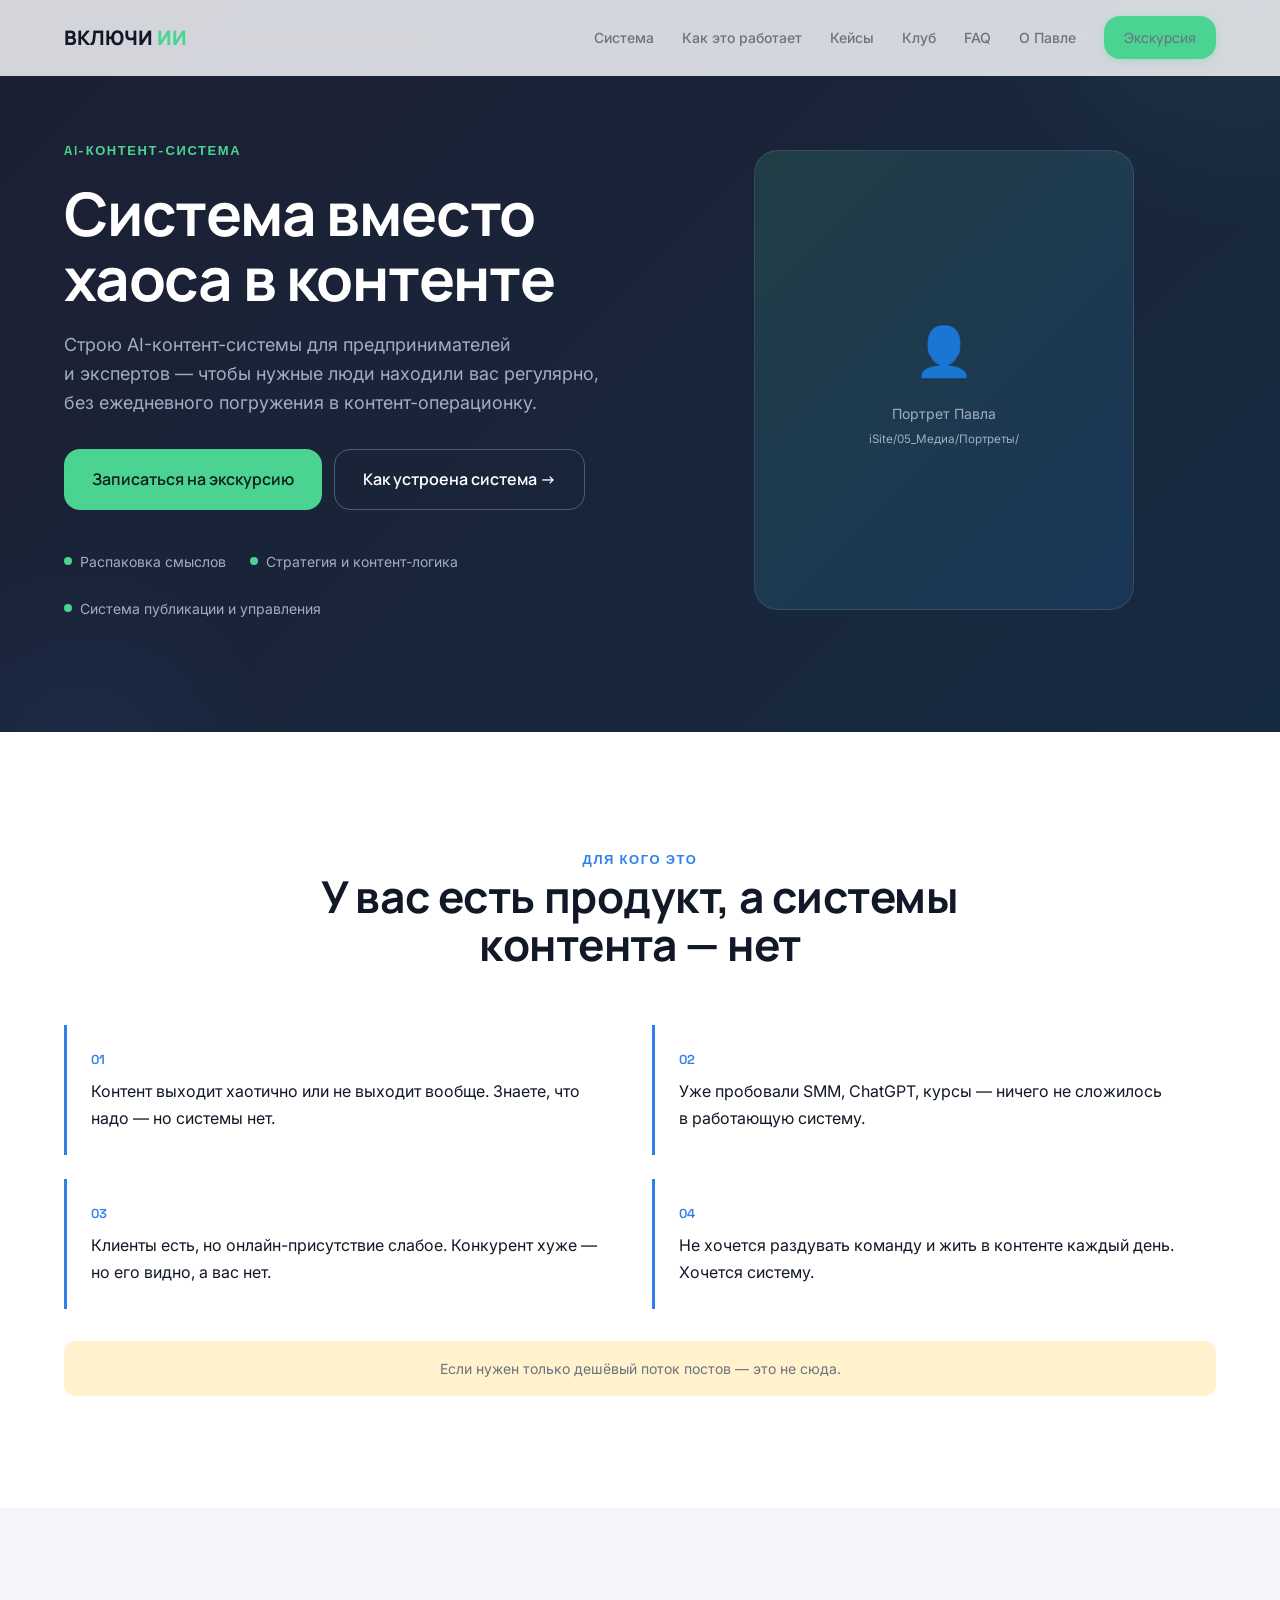
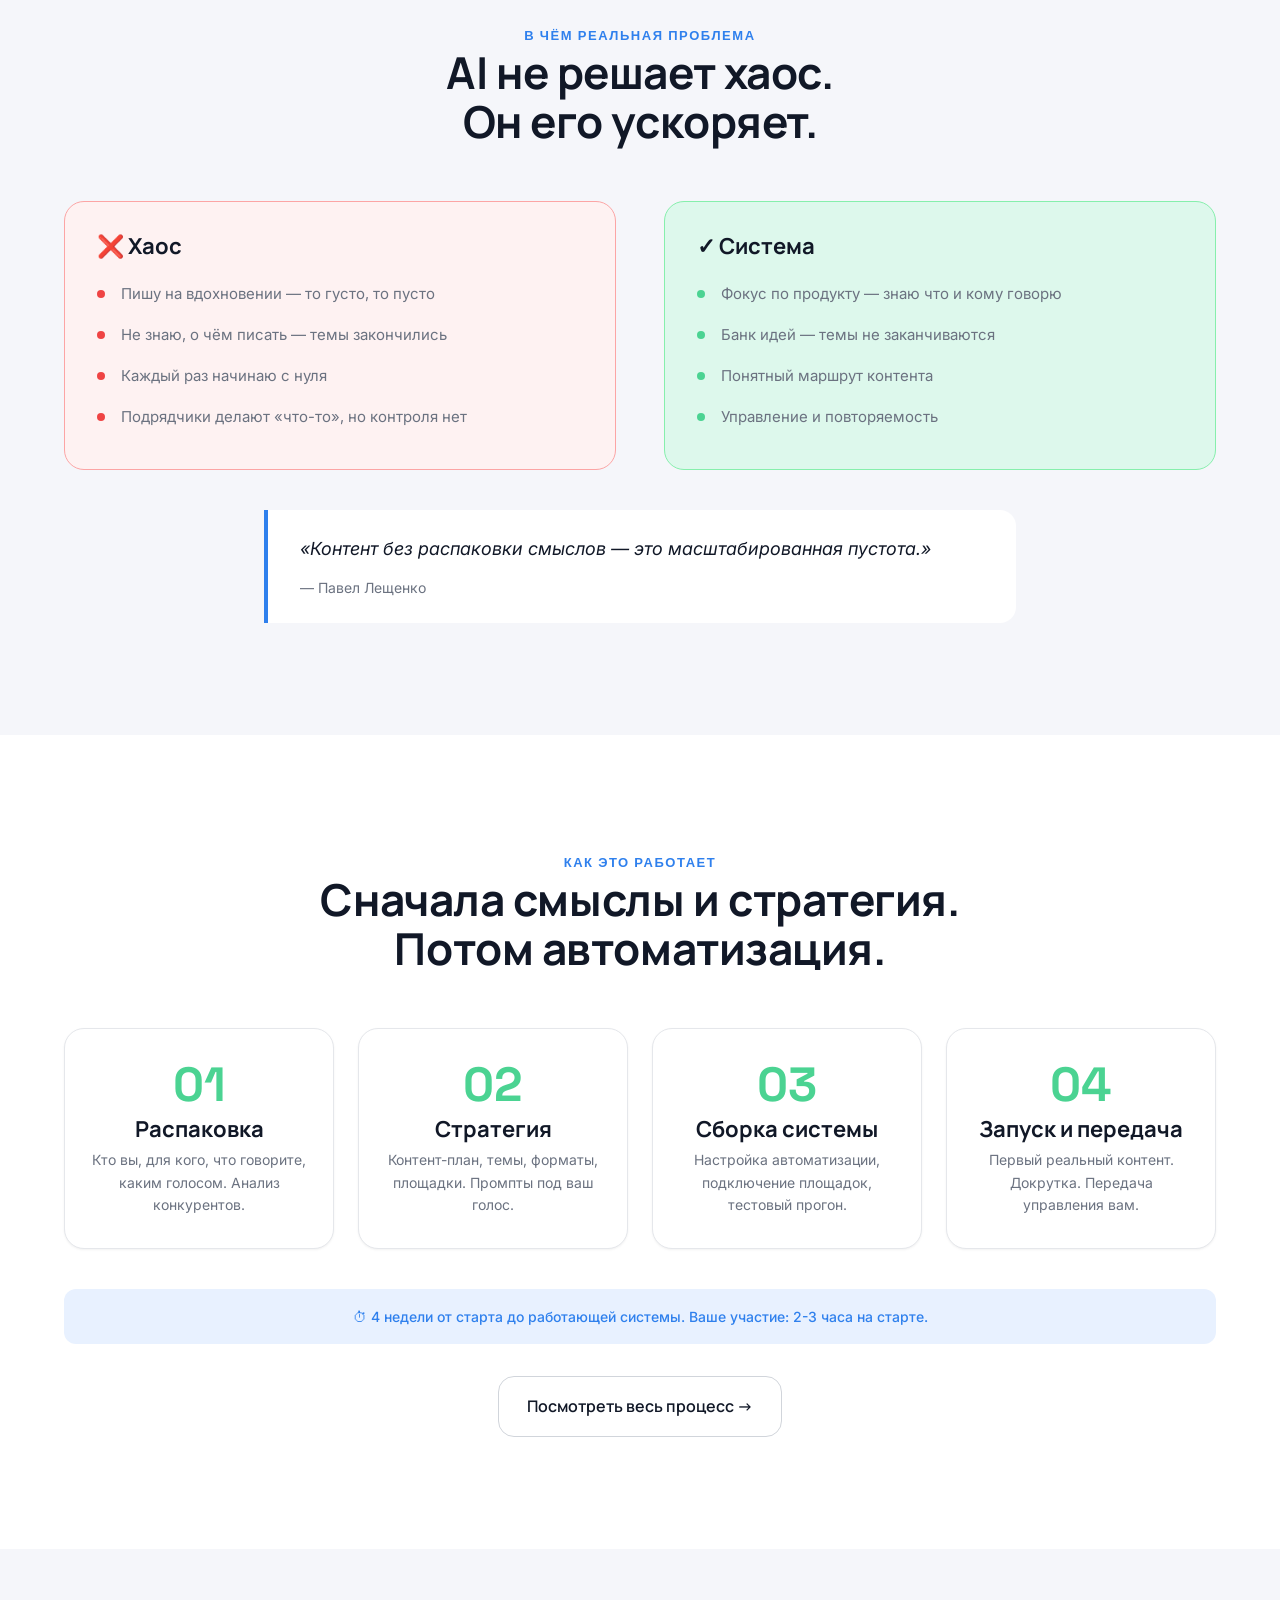
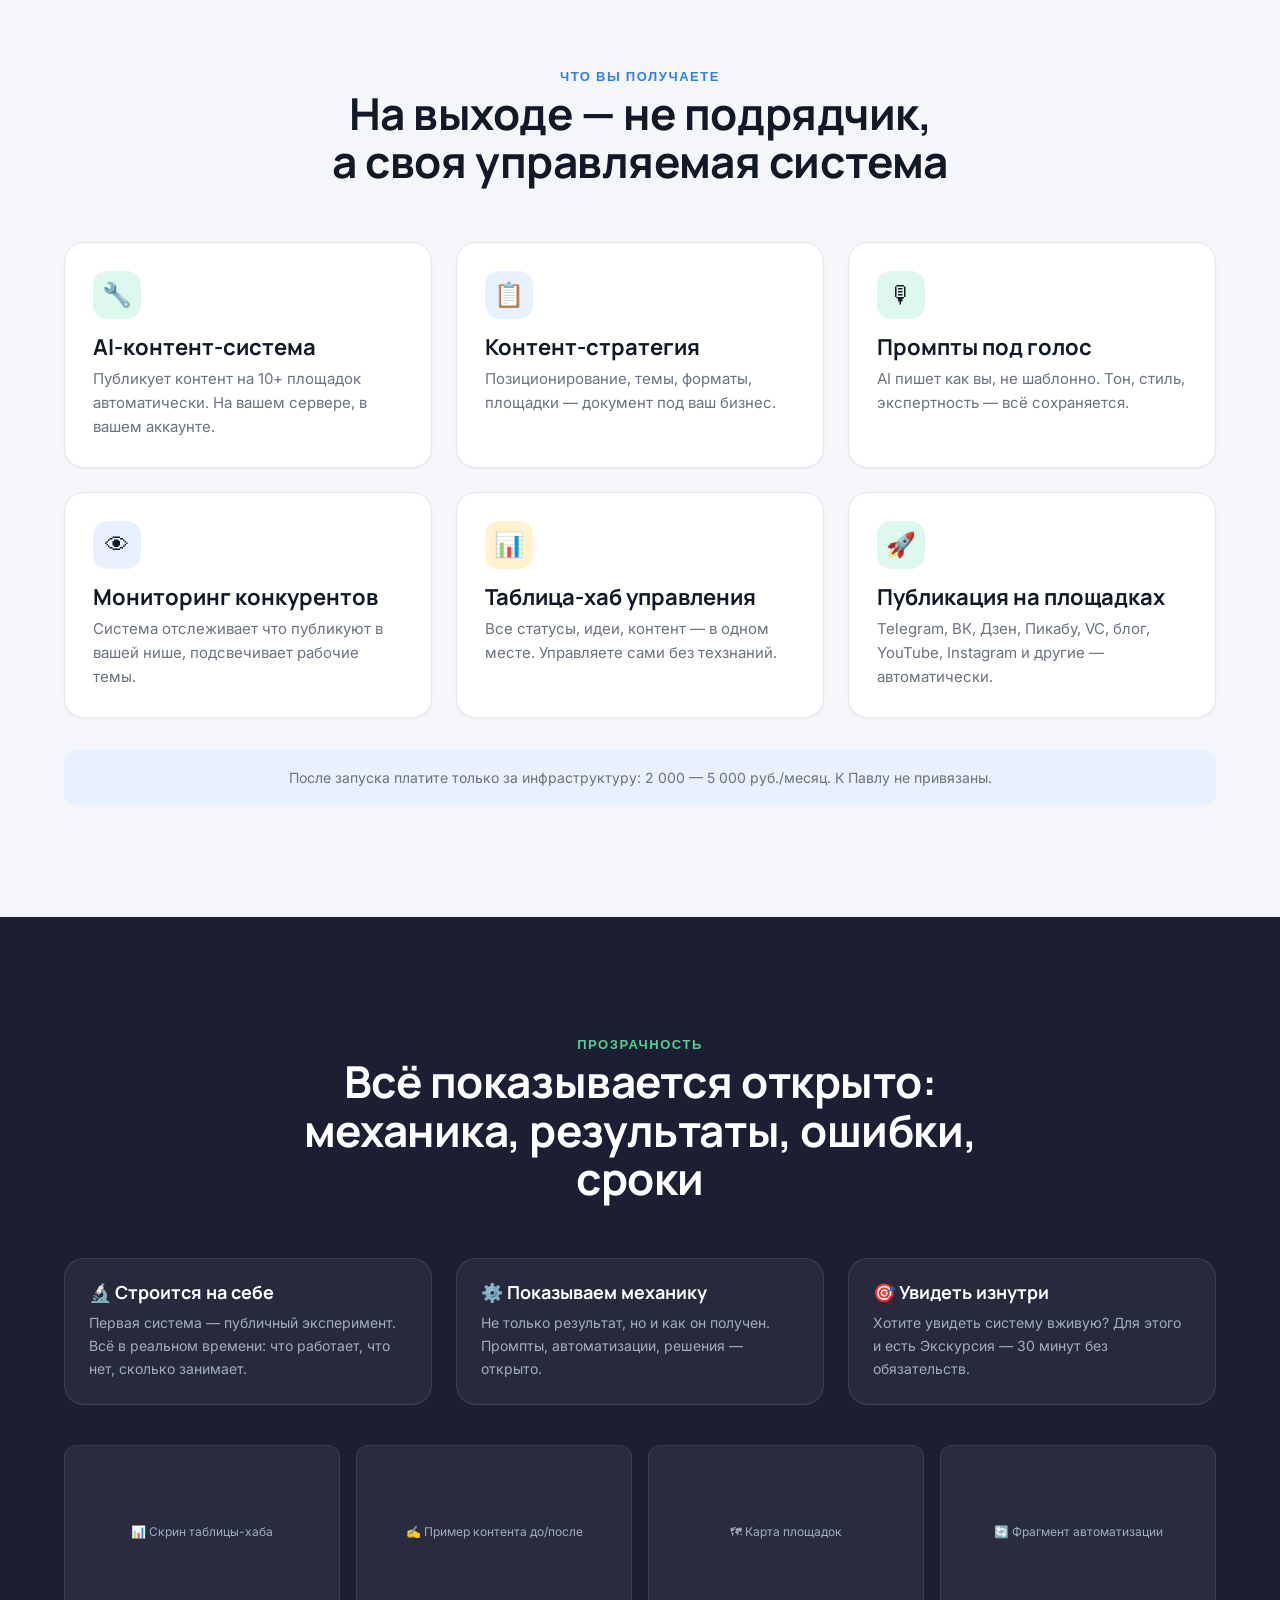
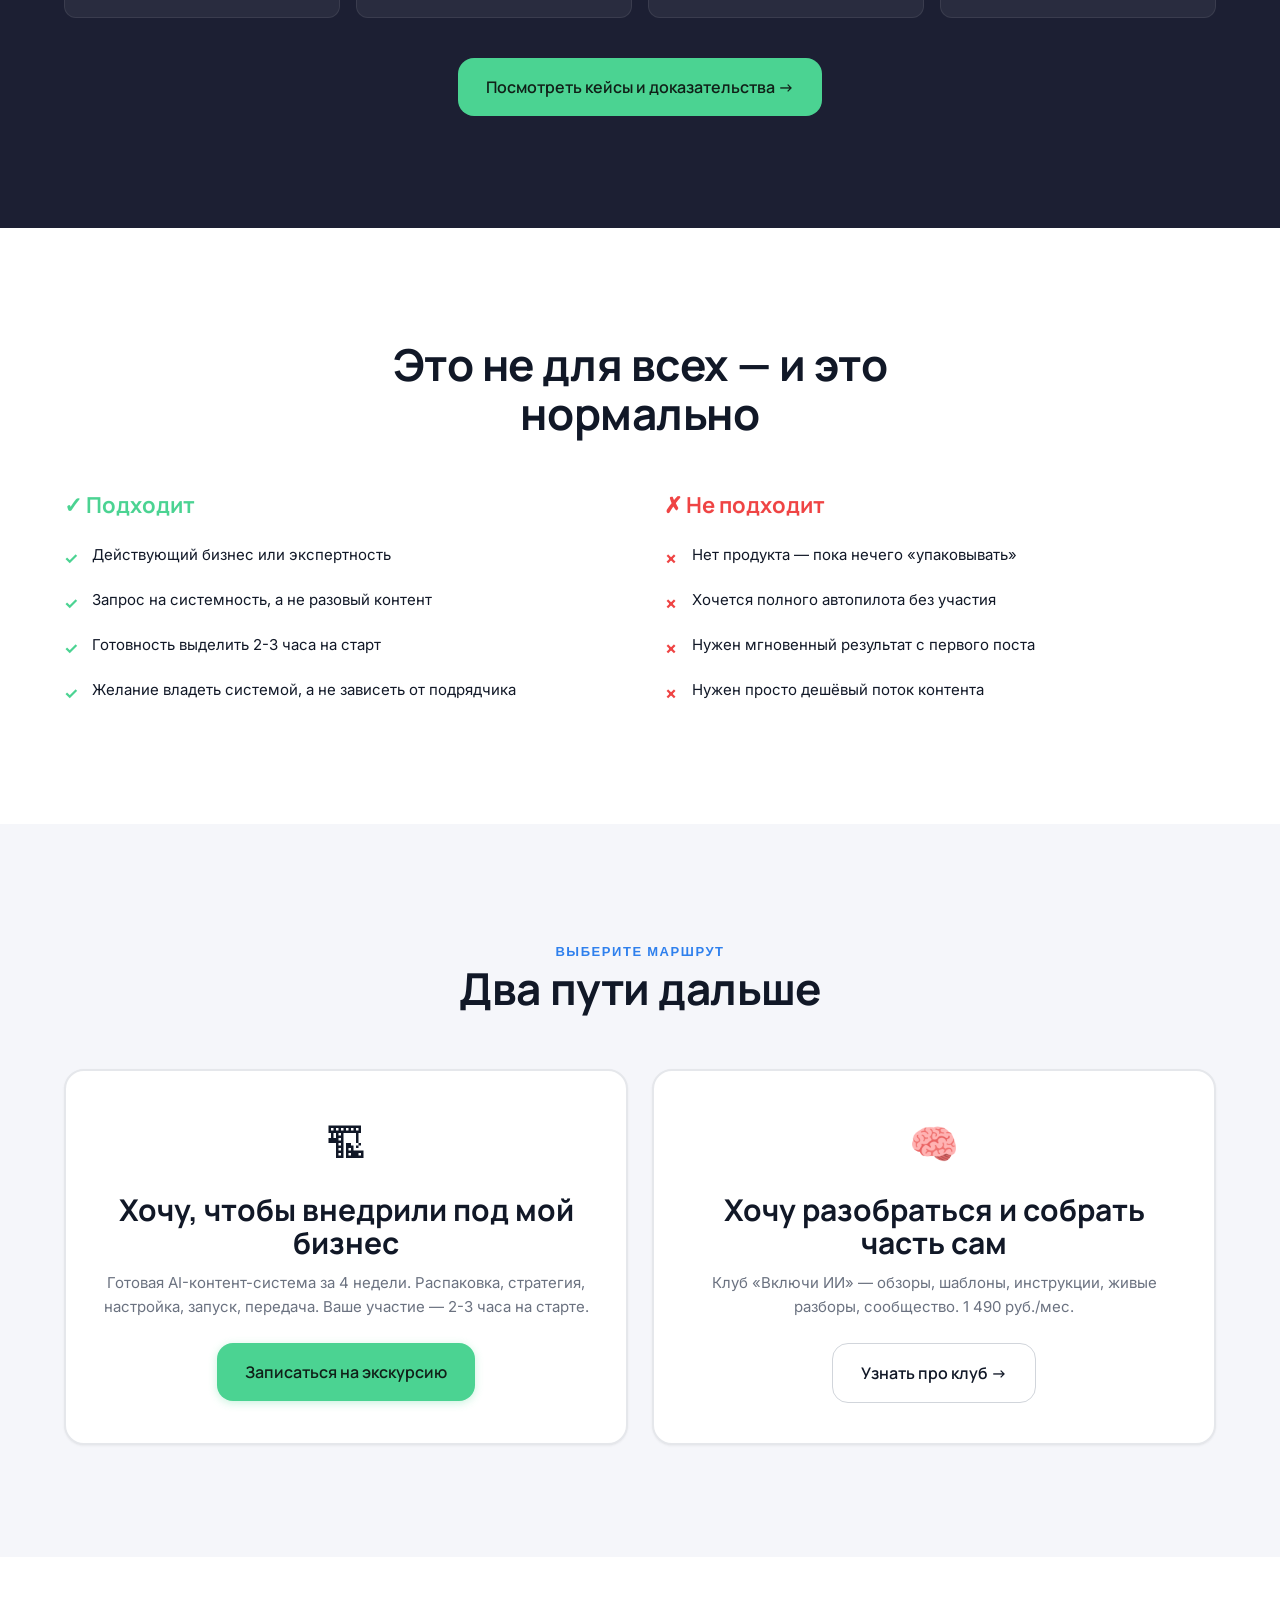
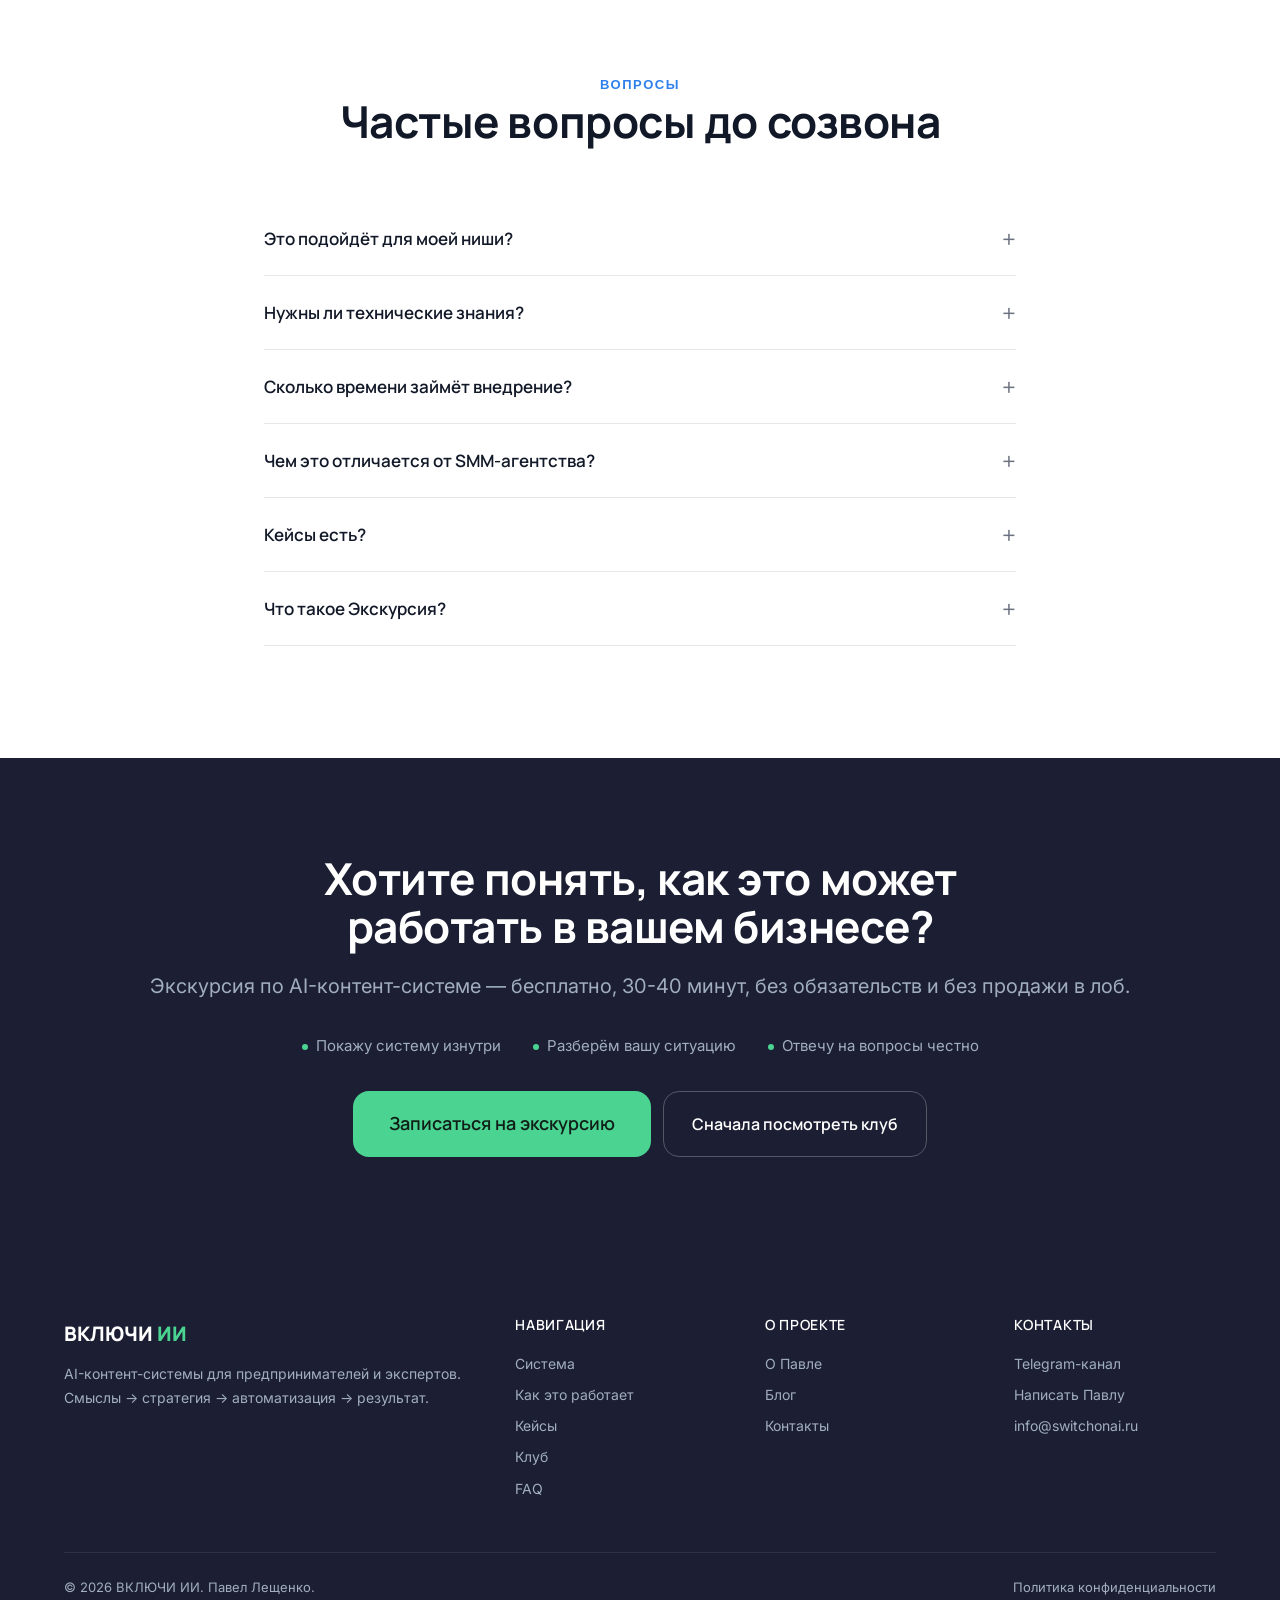
<file: site-preview/index.html>
<!DOCTYPE html>
<html lang="ru">
<head>
<meta charset="UTF-8">
<meta name="viewport" content="width=device-width, initial-scale=1.0">
<title>ВКЛЮЧИ ИИ — AI-контент-системы для предпринимателей</title>
<meta name="description" content="Павел Лещенко строит AI-контент-системы для предпринимателей и экспертов — чтобы нужные люди находили вас регулярно, без ежедневного погружения в контент.">
<link rel="preconnect" href="https://fonts.googleapis.com">
<link rel="preconnect" href="https://fonts.gstatic.com" crossorigin>
<link href="https://fonts.googleapis.com/css2?family=Manrope:wght@400;500;600;700;800&family=Inter:wght@400;500;600&family=Space+Grotesk:wght@500;600;700&family=JetBrains+Mono:wght@400;500&display=swap" rel="stylesheet">
<style>
/* ============================================
   DESIGN SYSTEM TOKENS
   ============================================ */
:root {
  --bg-page: #F5F6FA;
  --bg-surface: #FFFFFF;
  --bg-soft: #EEF2F7;
  --bg-dark: #1C1F33;
  --bg-dark-2: #162A40;
  --text-primary: #111827;
  --text-secondary: #6B7280;
  --text-on-dark: #FFFFFF;
  --text-on-dark-secondary: #A0AEC0;
  --accent-green: #4BD392;
  --accent-green-dark: #3BB87D;
  --accent-blue: #2F80ED;
  --accent-mint-soft: #DDF8EC;
  --accent-blue-soft: #E8F1FF;
  --accent-amber-soft: #FFF2CC;
  --border-soft: #E5E7EB;
  --border-strong: #D1D5DB;
  --shadow-card: 0 1px 3px rgba(0,0,0,0.04), 0 1px 2px rgba(0,0,0,0.02);
  --shadow-card-hover: 0 8px 24px rgba(0,0,0,0.08);
  --radius-card: 20px;
  --radius-btn: 16px;
  --container: 1200px;
  --container-narrow: 800px;
  --section-py: 112px;
  --section-py-mobile: 64px;
  --font-heading: 'Manrope', sans-serif;
  --font-body: 'Inter', sans-serif;
  --font-accent: 'Space Grotesk', sans-serif;
  --font-mono: 'JetBrains Mono', monospace;
}

/* ============================================
   RESET & BASE
   ============================================ */
*, *::before, *::after { box-sizing: border-box; margin: 0; padding: 0; }
html { scroll-behavior: smooth; }
body {
  font-family: var(--font-body);
  font-size: 17px;
  line-height: 1.65;
  color: var(--text-primary);
  background: var(--bg-page);
  -webkit-font-smoothing: antialiased;
}
img { max-width: 100%; height: auto; display: block; }
a { color: var(--accent-blue); text-decoration: none; }
a:hover { text-decoration: underline; }

.container {
  max-width: var(--container);
  margin: 0 auto;
  padding: 0 24px;
}
.container--narrow {
  max-width: var(--container-narrow);
  margin: 0 auto;
  padding: 0 24px;
}

/* ============================================
   TYPOGRAPHY
   ============================================ */
h1, h2, h3, h4 { font-family: var(--font-heading); font-weight: 700; line-height: 1.1; }
h1 { font-size: clamp(36px, 5vw, 60px); letter-spacing: -0.02em; }
h2 { font-size: clamp(30px, 4vw, 44px); letter-spacing: -0.01em; }
h3 { font-size: clamp(22px, 2.5vw, 30px); }
h4 { font-size: clamp(18px, 2vw, 22px); }
.eyebrow {
  font-family: var(--font-accent);
  font-size: 13px;
  font-weight: 600;
  text-transform: uppercase;
  letter-spacing: 0.12em;
  color: var(--accent-blue);
}
.lead { font-size: 20px; line-height: 1.6; color: var(--text-secondary); }

/* ============================================
   BUTTONS
   ============================================ */
.btn {
  display: inline-flex;
  align-items: center;
  justify-content: center;
  gap: 8px;
  font-family: var(--font-heading);
  font-weight: 600;
  font-size: 16px;
  padding: 16px 28px;
  border-radius: var(--radius-btn);
  border: none;
  cursor: pointer;
  transition: all 0.2s ease;
  text-decoration: none;
}
.btn--primary {
  background: var(--accent-green);
  color: #102018;
  box-shadow: 0 2px 8px rgba(75, 211, 146, 0.3);
}
.btn--primary:hover {
  background: var(--accent-green-dark);
  box-shadow: 0 4px 16px rgba(75, 211, 146, 0.4);
  transform: translateY(-1px);
  text-decoration: none;
}
.btn--secondary {
  background: var(--bg-surface);
  color: var(--text-primary);
  border: 1px solid var(--border-strong);
}
.btn--secondary:hover {
  background: var(--bg-soft);
  text-decoration: none;
}
.btn--on-dark {
  background: var(--accent-green);
  color: #102018;
}
.btn--ghost-dark {
  background: transparent;
  color: var(--text-on-dark);
  border: 1px solid rgba(255,255,255,0.25);
}
.btn--ghost-dark:hover {
  background: rgba(255,255,255,0.08);
  text-decoration: none;
}

/* ============================================
   CARDS
   ============================================ */
.card {
  background: var(--bg-surface);
  border: 1px solid var(--border-soft);
  border-radius: var(--radius-card);
  padding: 28px;
  box-shadow: var(--shadow-card);
  transition: all 0.25s ease;
}
.card:hover {
  transform: translateY(-2px);
  box-shadow: var(--shadow-card-hover);
}
.card__icon {
  width: 48px;
  height: 48px;
  border-radius: 14px;
  display: flex;
  align-items: center;
  justify-content: center;
  font-size: 22px;
  margin-bottom: 16px;
}
.card__icon--mint { background: var(--accent-mint-soft); }
.card__icon--blue { background: var(--accent-blue-soft); }
.card__icon--amber { background: var(--accent-amber-soft); }
.card h4 { margin-bottom: 8px; }
.card p { color: var(--text-secondary); font-size: 15px; line-height: 1.6; }

/* ============================================
   SECTIONS
   ============================================ */
.section {
  padding: var(--section-py) 0;
}
.section--white { background: var(--bg-surface); }
.section--soft { background: var(--bg-soft); }
.section--dark {
  background: var(--bg-dark);
  color: var(--text-on-dark);
}
.section--dark .lead { color: var(--text-on-dark-secondary); }
.section__header {
  text-align: center;
  max-width: 720px;
  margin: 0 auto 56px;
}
.section__header p {
  margin-top: 16px;
  color: var(--text-secondary);
  font-size: 18px;
}
.section--dark .section__header p { color: var(--text-on-dark-secondary); }

/* ============================================
   HEADER
   ============================================ */
.header {
  position: fixed;
  top: 0;
  left: 0;
  right: 0;
  z-index: 100;
  padding: 16px 0;
  background: rgba(245, 246, 250, 0.85);
  backdrop-filter: blur(12px);
  border-bottom: 1px solid transparent;
  transition: all 0.3s ease;
}
.header.scrolled {
  background: rgba(255, 255, 255, 0.95);
  border-bottom: 1px solid var(--border-soft);
}
.header__inner {
  display: flex;
  align-items: center;
  justify-content: space-between;
}
.header__logo {
  font-family: var(--font-heading);
  font-weight: 800;
  font-size: 20px;
  color: var(--text-primary);
  text-decoration: none;
}
.header__logo span { color: var(--accent-green); }
.header__nav {
  display: flex;
  align-items: center;
  gap: 28px;
}
.header__nav a {
  color: var(--text-secondary);
  font-size: 14px;
  font-weight: 500;
  transition: color 0.2s;
}
.header__nav a:hover { color: var(--text-primary); text-decoration: none; }
.header__cta {
  padding: 10px 20px;
  font-size: 14px;
}
.header__burger {
  display: none;
  background: none;
  border: none;
  cursor: pointer;
  padding: 8px;
}
.header__burger span {
  display: block;
  width: 24px;
  height: 2px;
  background: var(--text-primary);
  margin: 5px 0;
  transition: 0.3s;
}

/* ============================================
   HERO
   ============================================ */
.hero {
  padding: 140px 0 var(--section-py);
  background: linear-gradient(135deg, var(--bg-dark) 0%, var(--bg-dark-2) 100%);
  color: var(--text-on-dark);
  position: relative;
  overflow: hidden;
}
.hero::before {
  content: '';
  position: absolute;
  top: -50%;
  right: -20%;
  width: 600px;
  height: 600px;
  background: radial-gradient(circle, rgba(75,211,146,0.1) 0%, transparent 70%);
  border-radius: 50%;
}
.hero::after {
  content: '';
  position: absolute;
  bottom: -30%;
  left: -10%;
  width: 400px;
  height: 400px;
  background: radial-gradient(circle, rgba(47,128,237,0.08) 0%, transparent 70%);
  border-radius: 50%;
}
.hero__inner {
  display: grid;
  grid-template-columns: 1fr 1fr;
  gap: 64px;
  align-items: center;
  position: relative;
  z-index: 1;
}
.hero__content { max-width: 560px; }
.hero__eyebrow {
  font-family: var(--font-accent);
  font-size: 13px;
  font-weight: 600;
  text-transform: uppercase;
  letter-spacing: 0.12em;
  color: var(--accent-green);
  margin-bottom: 20px;
}
.hero h1 {
  margin-bottom: 20px;
  line-height: 1.08;
}
.hero .lead {
  color: var(--text-on-dark-secondary);
  margin-bottom: 32px;
  font-size: 18px;
}
.hero__ctas {
  display: flex;
  gap: 12px;
  margin-bottom: 40px;
  flex-wrap: wrap;
}
.hero__markers {
  display: flex;
  gap: 24px;
  flex-wrap: wrap;
}
.hero__marker {
  display: flex;
  align-items: center;
  gap: 8px;
  font-size: 14px;
  color: var(--text-on-dark-secondary);
}
.hero__marker-dot {
  width: 8px;
  height: 8px;
  border-radius: 50%;
  background: var(--accent-green);
  flex-shrink: 0;
}
.hero__visual {
  display: flex;
  align-items: center;
  justify-content: center;
}
.hero__portrait {
  width: 380px;
  height: 460px;
  border-radius: 24px;
  background: linear-gradient(135deg, rgba(75,211,146,0.15), rgba(47,128,237,0.15));
  border: 1px solid rgba(255,255,255,0.1);
  display: flex;
  align-items: center;
  justify-content: center;
  position: relative;
  overflow: hidden;
}
.hero__portrait-placeholder {
  text-align: center;
  color: var(--text-on-dark-secondary);
  font-size: 14px;
}
.hero__portrait-placeholder .icon { font-size: 48px; margin-bottom: 12px; display: block; }

/* ============================================
   GRID LAYOUTS
   ============================================ */
.grid-2 { display: grid; grid-template-columns: repeat(2, 1fr); gap: 24px; }
.grid-3 { display: grid; grid-template-columns: repeat(3, 1fr); gap: 24px; }
.grid-4 { display: grid; grid-template-columns: repeat(4, 1fr); gap: 24px; }
.grid-2-cols { display: grid; grid-template-columns: 1fr 1fr; gap: 48px; align-items: start; }

/* ============================================
   FOR WHOM (H2)
   ============================================ */
.situation-card {
  padding: 24px;
  border-left: 3px solid var(--accent-blue);
  background: var(--bg-surface);
  border-radius: 0 var(--radius-card) var(--radius-card) 0;
}
.situation-card .num {
  font-family: var(--font-accent);
  font-size: 13px;
  font-weight: 600;
  color: var(--accent-blue);
  margin-bottom: 8px;
}
.situation-card p { font-size: 16px; color: var(--text-primary); }
.micro-note {
  margin-top: 32px;
  padding: 16px 20px;
  background: var(--accent-amber-soft);
  border-radius: 12px;
  font-size: 14px;
  color: var(--text-secondary);
  text-align: center;
}

/* ============================================
   PROBLEM (H3) — Two columns
   ============================================ */
.problem-col {
  padding: 32px;
  border-radius: var(--radius-card);
}
.problem-col--chaos {
  background: #FEF2F2;
  border: 1px solid #FCA5A5;
}
.problem-col--system {
  background: var(--accent-mint-soft);
  border: 1px solid #86EFAC;
}
.problem-col h4 { margin-bottom: 16px; }
.problem-col ul {
  list-style: none;
  padding: 0;
}
.problem-col li {
  padding: 8px 0;
  padding-left: 24px;
  position: relative;
  font-size: 15px;
  color: var(--text-secondary);
}
.problem-col li::before {
  content: '';
  position: absolute;
  left: 0;
  top: 16px;
  width: 8px;
  height: 8px;
  border-radius: 50%;
}
.problem-col--chaos li::before { background: #EF4444; }
.problem-col--system li::before { background: var(--accent-green); }
.blockquote {
  margin-top: 40px;
  padding: 24px 32px;
  background: var(--bg-surface);
  border-left: 4px solid var(--accent-blue);
  border-radius: 0 16px 16px 0;
  font-style: italic;
  font-size: 18px;
  color: var(--text-primary);
}
.blockquote cite {
  display: block;
  margin-top: 12px;
  font-style: normal;
  font-size: 14px;
  color: var(--text-secondary);
}

/* ============================================
   PROCESS STEPS (H4)
   ============================================ */
.step-card {
  text-align: center;
  padding: 32px 24px;
}
.step-num {
  font-family: var(--font-accent);
  font-size: 48px;
  font-weight: 700;
  color: var(--accent-green);
  margin-bottom: 8px;
  line-height: 1;
}
.step-card h4 { margin-bottom: 8px; }
.step-card p { font-size: 14px; color: var(--text-secondary); }
.step-timeline {
  text-align: center;
  margin-top: 40px;
  padding: 16px 24px;
  background: var(--accent-blue-soft);
  border-radius: 12px;
  font-size: 14px;
  font-weight: 500;
  color: var(--accent-blue);
}

/* ============================================
   DELIVERABLES (H5)
   ============================================ */
.deliverable-card .card__icon { font-size: 24px; }

/* ============================================
   PROOF (H6)
   ============================================ */
.proof-cards { display: grid; grid-template-columns: repeat(3, 1fr); gap: 24px; margin-bottom: 40px; }
.proof-card {
  padding: 24px;
  background: rgba(255,255,255,0.05);
  border: 1px solid rgba(255,255,255,0.1);
  border-radius: var(--radius-card);
}
.proof-card h4 { color: var(--text-on-dark); margin-bottom: 8px; font-size: 18px; }
.proof-card p { color: var(--text-on-dark-secondary); font-size: 14px; }
.artifact-grid {
  display: grid;
  grid-template-columns: repeat(4, 1fr);
  gap: 16px;
}
.artifact {
  aspect-ratio: 16/10;
  background: rgba(255,255,255,0.06);
  border: 1px solid rgba(255,255,255,0.08);
  border-radius: 12px;
  display: flex;
  align-items: center;
  justify-content: center;
  font-size: 12px;
  color: var(--text-on-dark-secondary);
  text-align: center;
  padding: 12px;
}

/* ============================================
   FIT / NOT FIT (H7)
   ============================================ */
.fit-col h4 { margin-bottom: 16px; }
.fit-col ul { list-style: none; padding: 0; }
.fit-col li {
  padding: 10px 0;
  padding-left: 28px;
  position: relative;
  font-size: 15px;
}
.fit-col li::before {
  position: absolute;
  left: 0;
  top: 12px;
  font-size: 16px;
}
.fit-col--yes li::before { content: '✓'; color: var(--accent-green); font-weight: 700; }
.fit-col--no li::before { content: '✗'; color: #EF4444; font-weight: 700; }

/* ============================================
   TWO PATHS (routing cards)
   ============================================ */
.route-card {
  padding: 40px 32px;
  text-align: center;
  border: 2px solid var(--border-soft);
  transition: border-color 0.3s;
}
.route-card:hover { border-color: var(--accent-green); }
.route-card__icon { font-size: 40px; margin-bottom: 16px; }
.route-card h3 { margin-bottom: 12px; }
.route-card p { color: var(--text-secondary); margin-bottom: 24px; font-size: 15px; }

/* ============================================
   FAQ
   ============================================ */
.faq-item {
  border-bottom: 1px solid var(--border-soft);
}
.faq-question {
  width: 100%;
  background: none;
  border: none;
  padding: 20px 0;
  font-family: var(--font-heading);
  font-size: 17px;
  font-weight: 600;
  color: var(--text-primary);
  text-align: left;
  cursor: pointer;
  display: flex;
  align-items: center;
  justify-content: space-between;
  gap: 16px;
}
.faq-question::after {
  content: '+';
  font-size: 24px;
  font-weight: 400;
  color: var(--text-secondary);
  transition: transform 0.3s;
  flex-shrink: 0;
}
.faq-item.active .faq-question::after {
  transform: rotate(45deg);
}
.faq-answer {
  max-height: 0;
  overflow: hidden;
  transition: max-height 0.3s ease;
}
.faq-answer__inner {
  padding-bottom: 20px;
  color: var(--text-secondary);
  font-size: 15px;
  line-height: 1.7;
}

/* ============================================
   FINAL CTA
   ============================================ */
.final-cta {
  text-align: center;
  padding: 96px 0;
}
.final-cta h2 { margin-bottom: 20px; max-width: 700px; margin-left: auto; margin-right: auto; }
.final-cta .lead { margin-bottom: 12px; }
.final-cta__list {
  display: flex;
  justify-content: center;
  gap: 32px;
  margin: 32px 0;
  flex-wrap: wrap;
}
.final-cta__item {
  display: flex;
  align-items: center;
  gap: 8px;
  color: var(--text-on-dark-secondary);
  font-size: 15px;
}
.final-cta__item .dot {
  width: 6px;
  height: 6px;
  background: var(--accent-green);
  border-radius: 50%;
}
.final-cta__btns {
  display: flex;
  justify-content: center;
  gap: 12px;
  flex-wrap: wrap;
}

/* ============================================
   FOOTER
   ============================================ */
.footer {
  background: var(--bg-dark);
  color: var(--text-on-dark-secondary);
  padding: 64px 0 32px;
}
.footer__inner {
  display: grid;
  grid-template-columns: 2fr 1fr 1fr 1fr;
  gap: 48px;
  margin-bottom: 48px;
}
.footer__brand p { font-size: 14px; margin-top: 12px; line-height: 1.7; }
.footer__col h4 {
  color: var(--text-on-dark);
  font-size: 14px;
  font-weight: 600;
  margin-bottom: 16px;
  text-transform: uppercase;
  letter-spacing: 0.05em;
}
.footer__col a {
  display: block;
  color: var(--text-on-dark-secondary);
  font-size: 14px;
  padding: 4px 0;
  transition: color 0.2s;
}
.footer__col a:hover { color: var(--text-on-dark); text-decoration: none; }
.footer__bottom {
  border-top: 1px solid rgba(255,255,255,0.08);
  padding-top: 24px;
  display: flex;
  justify-content: space-between;
  font-size: 13px;
}

/* ============================================
   RESPONSIVE
   ============================================ */
@media (max-width: 1024px) {
  .hero__inner { grid-template-columns: 1fr; gap: 40px; }
  .hero__visual { order: -1; }
  .hero__portrait { width: 280px; height: 340px; }
  .grid-4 { grid-template-columns: repeat(2, 1fr); }
  .proof-cards { grid-template-columns: 1fr; }
  .artifact-grid { grid-template-columns: repeat(2, 1fr); }
  .footer__inner { grid-template-columns: 1fr 1fr; }
}
@media (max-width: 768px) {
  :root {
    --section-py: 64px;
  }
  .header__nav { display: none; }
  .header__burger { display: block; }
  .hero { padding: 120px 0 64px; }
  .hero__content { max-width: 100%; }
  .grid-2, .grid-3, .grid-4 { grid-template-columns: 1fr; }
  .grid-2-cols { grid-template-columns: 1fr; gap: 24px; }
  .hero__markers { flex-direction: column; gap: 12px; }
  .hero__ctas { flex-direction: column; }
  .hero__ctas .btn { width: 100%; justify-content: center; }
  .footer__inner { grid-template-columns: 1fr; gap: 32px; }
  .footer__bottom { flex-direction: column; gap: 8px; }
  .final-cta__list { flex-direction: column; align-items: center; }
}

/* ============================================
   REVEAL ANIMATIONS
   ============================================ */
.reveal {
  opacity: 0;
  transform: translateY(24px);
  transition: opacity 0.6s ease, transform 0.6s ease;
}
.reveal.active {
  opacity: 1;
  transform: translateY(0);
}
</style>
</head>
<body>

<!-- ====== HEADER ====== -->
<header class="header" id="header">
  <div class="container">
    <div class="header__inner">
      <a href="#" class="header__logo">ВКЛЮЧИ <span>ИИ</span></a>
      <nav class="header__nav">
        <a href="#system">Система</a>
        <a href="#process">Как это работает</a>
        <a href="#proof">Кейсы</a>
        <a href="#club">Клуб</a>
        <a href="#faq">FAQ</a>
        <a href="#about">О Павле</a>
        <a href="#contact" class="btn btn--primary header__cta">Экскурсия</a>
      </nav>
      <button class="header__burger" id="burger" aria-label="Меню">
        <span></span><span></span><span></span>
      </button>
    </div>
  </div>
</header>

<!-- ====== H1: HERO ====== -->
<section class="hero" id="hero">
  <div class="container">
    <div class="hero__inner">
      <div class="hero__content">
        <div class="hero__eyebrow">AI-контент-система</div>
        <h1>Система вместо хаоса в&nbsp;контенте</h1>
        <p class="lead">Строю AI-контент-системы для предпринимателей и&nbsp;экспертов&nbsp;— чтобы нужные люди находили вас регулярно, без ежедневного погружения в&nbsp;контент-операционку.</p>
        <div class="hero__ctas">
          <a href="#contact" class="btn btn--on-dark">Записаться на экскурсию</a>
          <a href="#process" class="btn btn--ghost-dark">Как устроена система →</a>
        </div>
        <div class="hero__markers">
          <div class="hero__marker"><span class="hero__marker-dot"></span> Распаковка смыслов</div>
          <div class="hero__marker"><span class="hero__marker-dot"></span> Стратегия и контент-логика</div>
          <div class="hero__marker"><span class="hero__marker-dot"></span> Система публикации и управления</div>
        </div>
      </div>
      <div class="hero__visual">
        <div class="hero__portrait">
          <div class="hero__portrait-placeholder">
            <span class="icon">👤</span>
            Портрет Павла<br><small>iSite/05_Медиа/Портреты/</small>
          </div>
        </div>
      </div>
    </div>
  </div>
</section>

<!-- ====== H2: ДЛЯ КОГО ====== -->
<section class="section section--white" id="audience">
  <div class="container">
    <div class="section__header reveal">
      <span class="eyebrow">Для кого это</span>
      <h2>У вас есть продукт, а&nbsp;системы контента&nbsp;— нет</h2>
    </div>
    <div class="grid-2 reveal">
      <div class="situation-card">
        <div class="num">01</div>
        <p>Контент выходит хаотично или не выходит вообще. Знаете, что надо&nbsp;— но&nbsp;системы нет.</p>
      </div>
      <div class="situation-card">
        <div class="num">02</div>
        <p>Уже пробовали SMM, ChatGPT, курсы&nbsp;— ничего не сложилось в&nbsp;работающую систему.</p>
      </div>
      <div class="situation-card">
        <div class="num">03</div>
        <p>Клиенты есть, но&nbsp;онлайн-присутствие слабое. Конкурент хуже&nbsp;— но&nbsp;его видно, а&nbsp;вас нет.</p>
      </div>
      <div class="situation-card">
        <div class="num">04</div>
        <p>Не хочется раздувать команду и&nbsp;жить в&nbsp;контенте каждый день. Хочется систему.</p>
      </div>
    </div>
    <div class="micro-note reveal">
      Если нужен только дешёвый поток постов&nbsp;— это не&nbsp;сюда.
    </div>
  </div>
</section>

<!-- ====== H3: ПРОБЛЕМА ====== -->
<section class="section" id="problem">
  <div class="container">
    <div class="section__header reveal">
      <span class="eyebrow">В чём реальная проблема</span>
      <h2>AI не решает хаос. Он&nbsp;его&nbsp;ускоряет.</h2>
    </div>
    <div class="grid-2-cols reveal">
      <div class="problem-col problem-col--chaos">
        <h4>❌ Хаос</h4>
        <ul>
          <li>Пишу на вдохновении — то густо, то пусто</li>
          <li>Не знаю, о чём писать — темы закончились</li>
          <li>Каждый раз начинаю с нуля</li>
          <li>Подрядчики делают «что-то», но контроля нет</li>
        </ul>
      </div>
      <div class="problem-col problem-col--system">
        <h4>✓ Система</h4>
        <ul>
          <li>Фокус по продукту — знаю что и кому говорю</li>
          <li>Банк идей — темы не заканчиваются</li>
          <li>Понятный маршрут контента</li>
          <li>Управление и повторяемость</li>
        </ul>
      </div>
    </div>
    <div class="container--narrow reveal">
      <div class="blockquote">
        «Контент без распаковки смыслов — это масштабированная пустота.»
        <cite>— Павел Лещенко</cite>
      </div>
    </div>
  </div>
</section>

<!-- ====== H4: ПРОЦЕСС ====== -->
<section class="section section--white" id="process">
  <div class="container">
    <div class="section__header reveal">
      <span class="eyebrow">Как это работает</span>
      <h2>Сначала смыслы и&nbsp;стратегия. Потом автоматизация.</h2>
    </div>
    <div class="grid-4 reveal">
      <div class="card step-card">
        <div class="step-num">01</div>
        <h4>Распаковка</h4>
        <p>Кто вы, для кого, что говорите, каким голосом. Анализ конкурентов.</p>
      </div>
      <div class="card step-card">
        <div class="step-num">02</div>
        <h4>Стратегия</h4>
        <p>Контент-план, темы, форматы, площадки. Промпты под ваш голос.</p>
      </div>
      <div class="card step-card">
        <div class="step-num">03</div>
        <h4>Сборка системы</h4>
        <p>Настройка автоматизации, подключение площадок, тестовый прогон.</p>
      </div>
      <div class="card step-card">
        <div class="step-num">04</div>
        <h4>Запуск и передача</h4>
        <p>Первый реальный контент. Докрутка. Передача управления вам.</p>
      </div>
    </div>
    <div class="step-timeline reveal">
      ⏱ 4 недели от старта до работающей системы. Ваше участие: 2-3 часа на старте.
    </div>
    <div style="text-align: center; margin-top: 32px;" class="reveal">
      <a href="#system" class="btn btn--secondary">Посмотреть весь процесс →</a>
    </div>
  </div>
</section>

<!-- ====== H5: ЧТО ПОЛУЧАЕТ КЛИЕНТ ====== -->
<section class="section" id="system">
  <div class="container">
    <div class="section__header reveal">
      <span class="eyebrow">Что вы получаете</span>
      <h2>На выходе&nbsp;— не&nbsp;подрядчик, а&nbsp;своя управляемая система</h2>
    </div>
    <div class="grid-3 reveal">
      <div class="card deliverable-card">
        <div class="card__icon card__icon--mint">🔧</div>
        <h4>AI-контент-система</h4>
        <p>Публикует контент на 10+ площадок автоматически. На вашем сервере, в вашем аккаунте.</p>
      </div>
      <div class="card deliverable-card">
        <div class="card__icon card__icon--blue">📋</div>
        <h4>Контент-стратегия</h4>
        <p>Позиционирование, темы, форматы, площадки — документ под ваш бизнес.</p>
      </div>
      <div class="card deliverable-card">
        <div class="card__icon card__icon--mint">🎙</div>
        <h4>Промпты под голос</h4>
        <p>AI пишет как вы, не шаблонно. Тон, стиль, экспертность — всё сохраняется.</p>
      </div>
      <div class="card deliverable-card">
        <div class="card__icon card__icon--blue">👁</div>
        <h4>Мониторинг конкурентов</h4>
        <p>Система отслеживает что публикуют в вашей нише, подсвечивает рабочие темы.</p>
      </div>
      <div class="card deliverable-card">
        <div class="card__icon card__icon--amber">📊</div>
        <h4>Таблица-хаб управления</h4>
        <p>Все статусы, идеи, контент — в одном месте. Управляете сами без техзнаний.</p>
      </div>
      <div class="card deliverable-card">
        <div class="card__icon card__icon--mint">🚀</div>
        <h4>Публикация на площадках</h4>
        <p>Telegram, ВК, Дзен, Пикабу, VC, блог, YouTube, Instagram и другие — автоматически.</p>
      </div>
    </div>
    <div class="micro-note reveal" style="background: var(--accent-blue-soft);">
      После запуска платите только за инфраструктуру: 2 000 — 5 000 руб./месяц. К Павлу не привязаны.
    </div>
  </div>
</section>

<!-- ====== H6: PROOF ====== -->
<section class="section section--dark" id="proof">
  <div class="container">
    <div class="section__header reveal">
      <span class="eyebrow" style="color: var(--accent-green);">Прозрачность</span>
      <h2>Всё показывается открыто: механика, результаты, ошибки, сроки</h2>
    </div>
    <div class="proof-cards reveal">
      <div class="proof-card">
        <h4>🔬 Строится на себе</h4>
        <p>Первая система — публичный эксперимент. Всё в реальном времени: что работает, что нет, сколько занимает.</p>
      </div>
      <div class="proof-card">
        <h4>⚙️ Показываем механику</h4>
        <p>Не только результат, но и как он получен. Промпты, автоматизации, решения — открыто.</p>
      </div>
      <div class="proof-card">
        <h4>🎯 Увидеть изнутри</h4>
        <p>Хотите увидеть систему вживую? Для этого и есть Экскурсия — 30 минут без обязательств.</p>
      </div>
    </div>
    <div class="artifact-grid reveal">
      <div class="artifact">📊 Скрин таблицы-хаба</div>
      <div class="artifact">✍️ Пример контента до/после</div>
      <div class="artifact">🗺 Карта площадок</div>
      <div class="artifact">🔄 Фрагмент автоматизации</div>
    </div>
    <div style="text-align: center; margin-top: 40px;" class="reveal">
      <a href="#" class="btn btn--on-dark">Посмотреть кейсы и доказательства →</a>
    </div>
  </div>
</section>

<!-- ====== H7a: ПОДХОДИТ / НЕ ПОДХОДИТ ====== -->
<section class="section section--white" id="fit">
  <div class="container">
    <div class="section__header reveal">
      <h2>Это не для всех&nbsp;— и&nbsp;это нормально</h2>
    </div>
    <div class="grid-2-cols reveal">
      <div class="fit-col fit-col--yes">
        <h4 style="color: var(--accent-green);">✓ Подходит</h4>
        <ul>
          <li>Действующий бизнес или экспертность</li>
          <li>Запрос на системность, а не разовый контент</li>
          <li>Готовность выделить 2-3 часа на старт</li>
          <li>Желание владеть системой, а не зависеть от подрядчика</li>
        </ul>
      </div>
      <div class="fit-col fit-col--no">
        <h4 style="color: #EF4444;">✗ Не подходит</h4>
        <ul>
          <li>Нет продукта — пока нечего «упаковывать»</li>
          <li>Хочется полного автопилота без участия</li>
          <li>Нужен мгновенный результат с первого поста</li>
          <li>Нужен просто дешёвый поток контента</li>
        </ul>
      </div>
    </div>
  </div>
</section>

<!-- ====== H7b: ДВА ПУТИ ====== -->
<section class="section" id="club">
  <div class="container">
    <div class="section__header reveal">
      <span class="eyebrow">Выберите маршрут</span>
      <h2>Два пути дальше</h2>
    </div>
    <div class="grid-2 reveal">
      <div class="card route-card">
        <div class="route-card__icon">🏗</div>
        <h3>Хочу, чтобы внедрили под мой бизнес</h3>
        <p>Готовая AI-контент-система за&nbsp;4&nbsp;недели. Распаковка, стратегия, настройка, запуск, передача. Ваше участие — 2-3 часа на старте.</p>
        <a href="#contact" class="btn btn--primary">Записаться на экскурсию</a>
      </div>
      <div class="card route-card">
        <div class="route-card__icon">🧠</div>
        <h3>Хочу разобраться и собрать часть сам</h3>
        <p>Клуб «Включи&nbsp;ИИ» — обзоры, шаблоны, инструкции, живые разборы, сообщество. 1&nbsp;490&nbsp;руб./мес.</p>
        <a href="#" class="btn btn--secondary">Узнать про клуб →</a>
      </div>
    </div>
  </div>
</section>

<!-- ====== H8: FAQ ====== -->
<section class="section section--white" id="faq">
  <div class="container">
    <div class="section__header reveal">
      <span class="eyebrow">Вопросы</span>
      <h2>Частые вопросы до&nbsp;созвона</h2>
    </div>
    <div class="container--narrow reveal">
      <div class="faq-item">
        <button class="faq-question">Это подойдёт для моей ниши?</button>
        <div class="faq-answer"><div class="faq-answer__inner">Система работает для любой ниши, где есть экспертность и продукт. Мы начинаем с распаковки ваших смыслов — контент строится вокруг вашего бизнеса, а не шаблонных тем. На экскурсии разберём конкретно вашу ситуацию.</div></div>
      </div>
      <div class="faq-item">
        <button class="faq-question">Нужны ли технические знания?</button>
        <div class="faq-answer"><div class="faq-answer__inner">Нет. Система управляется через таблицу-хаб — это как работа с обычной таблицей. Статусы, идеи, готовый контент — всё понятно без программирования. Техническую настройку делаю я.</div></div>
      </div>
      <div class="faq-item">
        <button class="faq-question">Сколько времени займёт внедрение?</button>
        <div class="faq-answer"><div class="faq-answer__inner">4 недели от старта до работающей системы. Ваше участие: 2-3 часа на распаковку в первую неделю, потом — согласование первых тестовых постов. Остальное делаю я.</div></div>
      </div>
      <div class="faq-item">
        <button class="faq-question">Чем это отличается от SMM-агентства?</button>
        <div class="faq-answer"><div class="faq-answer__inner">Агентство — исполнитель, которому нужно ставить задачи и контролировать. Без стратегии и смыслов даже лучший специалист работает в пустоту. Плюс зависимость от человека — ушёл менеджер, всё заново. Я строю инфраструктуру: система работает независимо от подрядчика.</div></div>
      </div>
      <div class="faq-item">
        <button class="faq-question">Кейсы есть?</button>
        <div class="faq-answer"><div class="faq-answer__inner">Честно: кейсов на чужих бизнесах пока нет. Первую систему строю на себе — всё открыто в реальном времени: механика, результаты, ошибки, сроки. Приходите на экскурсию — покажу как работает изнутри.</div></div>
      </div>
      <div class="faq-item">
        <button class="faq-question">Что такое Экскурсия?</button>
        <div class="faq-answer"><div class="faq-answer__inner">30-40 минут, бесплатно, без обязательств. Показываю систему изнутри, разбираем вашу ситуацию, отвечаю на вопросы. Если подходит — предложу маршрут. Если нет — честно скажу.</div></div>
      </div>
    </div>
  </div>
</section>

<!-- ====== H9: ФИНАЛЬНЫЙ CTA ====== -->
<section class="section section--dark final-cta" id="contact">
  <div class="container reveal">
    <h2>Хотите понять, как это может работать в&nbsp;вашем бизнесе?</h2>
    <p class="lead">Экскурсия по AI-контент-системе — бесплатно, 30-40 минут, без обязательств и&nbsp;без продажи в&nbsp;лоб.</p>
    <div class="final-cta__list">
      <div class="final-cta__item"><span class="dot"></span> Покажу систему изнутри</div>
      <div class="final-cta__item"><span class="dot"></span> Разберём вашу ситуацию</div>
      <div class="final-cta__item"><span class="dot"></span> Отвечу на вопросы честно</div>
    </div>
    <div class="final-cta__btns">
      <a href="#" class="btn btn--on-dark" style="font-size: 18px; padding: 18px 36px;">Записаться на экскурсию</a>
      <a href="#club" class="btn btn--ghost-dark">Сначала посмотреть клуб</a>
    </div>
  </div>
</section>

<!-- ====== FOOTER ====== -->
<footer class="footer">
  <div class="container">
    <div class="footer__inner">
      <div class="footer__brand">
        <a href="#" class="header__logo" style="color: var(--text-on-dark);">ВКЛЮЧИ <span style="color: var(--accent-green);">ИИ</span></a>
        <p>AI-контент-системы для предпринимателей и&nbsp;экспертов. Смыслы → стратегия → автоматизация → результат.</p>
      </div>
      <div class="footer__col">
        <h4>Навигация</h4>
        <a href="#system">Система</a>
        <a href="#process">Как это работает</a>
        <a href="#proof">Кейсы</a>
        <a href="#club">Клуб</a>
        <a href="#faq">FAQ</a>
      </div>
      <div class="footer__col">
        <h4>О проекте</h4>
        <a href="#about">О Павле</a>
        <a href="#">Блог</a>
        <a href="#contact">Контакты</a>
      </div>
      <div class="footer__col">
        <h4>Контакты</h4>
        <a href="https://t.me/Switch_On_AI" target="_blank">Telegram-канал</a>
        <a href="https://t.me/Leshenko" target="_blank">Написать Павлу</a>
        <a href="mailto:info@switchonai.ru">info@switchonai.ru</a>
      </div>
    </div>
    <div class="footer__bottom">
      <span>© 2026 ВКЛЮЧИ ИИ. Павел Лещенко.</span>
      <span><a href="#" style="color: var(--text-on-dark-secondary);">Политика конфиденциальности</a></span>
    </div>
  </div>
</footer>

<!-- ====== SCRIPTS ====== -->
<script>
// Header scroll
const header = document.getElementById('header');
window.addEventListener('scroll', () => {
  header.classList.toggle('scrolled', window.scrollY > 40);
});

// FAQ accordion
document.querySelectorAll('.faq-question').forEach(btn => {
  btn.addEventListener('click', () => {
    const item = btn.parentElement;
    const answer = item.querySelector('.faq-answer');
    const isActive = item.classList.contains('active');

    document.querySelectorAll('.faq-item.active').forEach(i => {
      i.classList.remove('active');
      i.querySelector('.faq-answer').style.maxHeight = null;
    });

    if (!isActive) {
      item.classList.add('active');
      answer.style.maxHeight = answer.scrollHeight + 'px';
    }
  });
});

// Reveal on scroll
const revealElements = document.querySelectorAll('.reveal');
const revealObserver = new IntersectionObserver((entries) => {
  entries.forEach(entry => {
    if (entry.isIntersecting) {
      entry.target.classList.add('active');
    }
  });
}, { threshold: 0.1, rootMargin: '0px 0px -40px 0px' });

revealElements.forEach(el => revealObserver.observe(el));

// Smooth scroll for anchor links
document.querySelectorAll('a[href^="#"]').forEach(a => {
  a.addEventListener('click', e => {
    const target = document.querySelector(a.getAttribute('href'));
    if (target) {
      e.preventDefault();
      target.scrollIntoView({ behavior: 'smooth', block: 'start' });
    }
  });
});
</script>

</body>
</html>
</file>
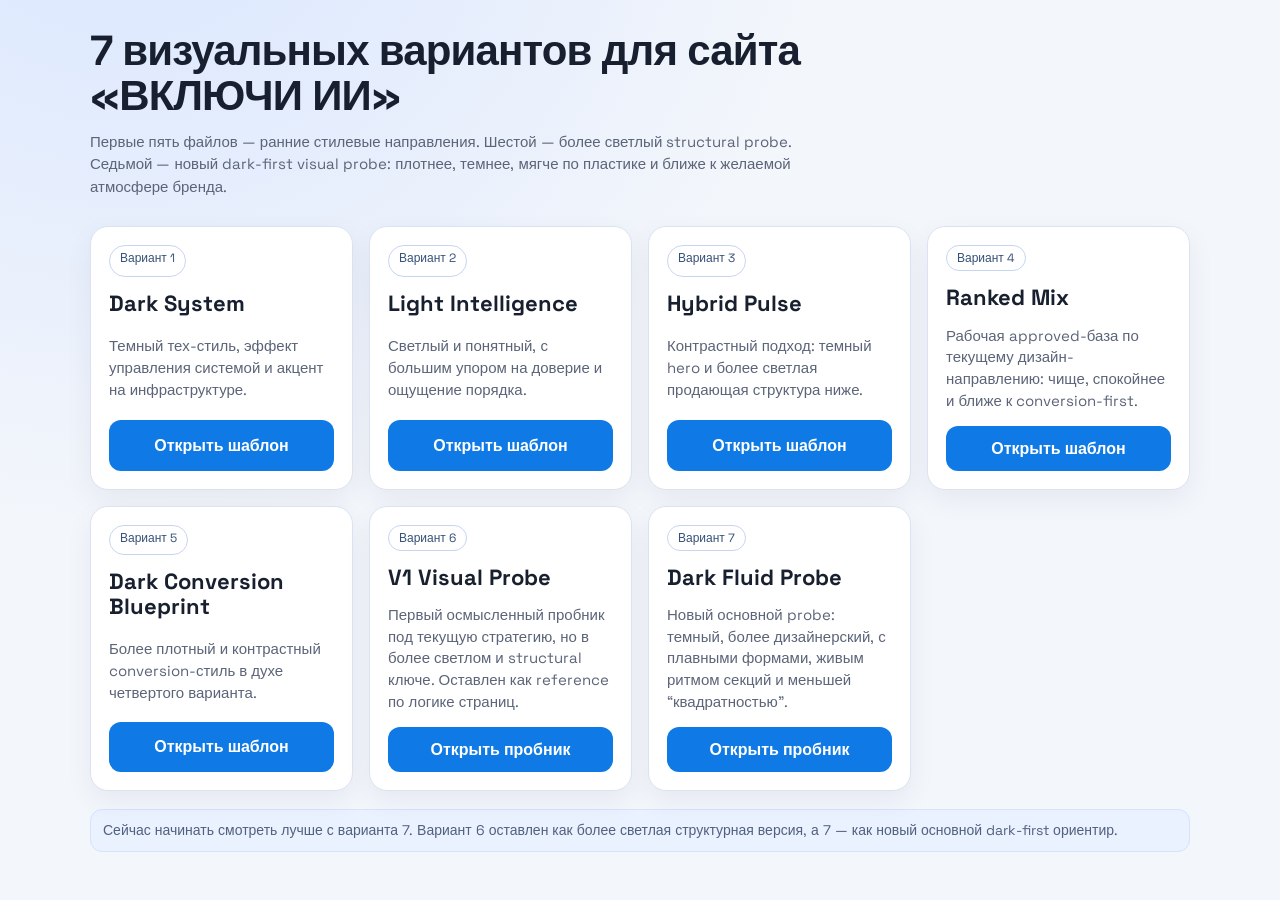
<file: style-previews/index.html>
<!doctype html>
<html lang="ru">
<head>
  <meta charset="utf-8">
  <meta name="viewport" content="width=device-width, initial-scale=1">
  <title>Визуальные варианты сайта</title>
  <link rel="preconnect" href="https://fonts.googleapis.com">
  <link rel="preconnect" href="https://fonts.gstatic.com" crossorigin>
  <link href="https://fonts.googleapis.com/css2?family=Space+Grotesk:wght@400;500;700&display=swap" rel="stylesheet">
  <style>
    :root{--bg:#f3f6fb;--card:#fff;--text:#18202f;--muted:#5b6478;--accent:#0f7ae5;--border:#dbe3f2}
    *{box-sizing:border-box}
    body{margin:0;font-family:"Space Grotesk",sans-serif;background:radial-gradient(circle at 10% -20%,#d7e5ff 0,transparent 45%),var(--bg);color:var(--text);min-height:100vh;padding:28px 16px 48px}
    .wrap{width:min(1100px,100%);margin:0 auto}
    h1{margin:0;font-size:clamp(26px,4vw,42px);line-height:1.08;letter-spacing:-.02em}
    .sub{margin:12px 0 0;color:var(--muted);max-width:760px;line-height:1.5}
    .grid{margin-top:28px;display:grid;gap:16px;grid-template-columns:repeat(auto-fit,minmax(260px,1fr))}
    .card{background:var(--card);border:1px solid var(--border);border-radius:18px;padding:18px;display:grid;gap:14px;box-shadow:0 10px 28px rgba(18,34,73,.06)}
    .tag{display:inline-flex;width:fit-content;border-radius:999px;border:1px solid #c7d6f0;color:#355177;font-size:12px;padding:4px 10px}
    h2{margin:0;font-size:22px;line-height:1.15}
    p{margin:0;color:var(--muted);line-height:1.45;font-size:15px}
    a{text-decoration:none}
    .btn{display:inline-flex;justify-content:center;align-items:center;padding:12px 16px;font-weight:600;border-radius:12px;background:var(--accent);color:#fff;transition:transform .18s ease,box-shadow .18s ease}
    .btn:hover{transform:translateY(-2px);box-shadow:0 10px 22px rgba(15,122,229,.26)}
    .hint{margin-top:18px;color:#50607f;font-size:14px;background:#ebf2ff;border:1px solid #d4e3fe;border-radius:12px;padding:10px 12px;line-height:1.5}
  </style>
</head>
<body>
  <main class="wrap">
    <h1>7 визуальных вариантов для сайта<br>«ВКЛЮЧИ ИИ»</h1>
    <p class="sub">Первые пять файлов — ранние стилевые направления. Шестой — более светлый structural probe. Седьмой — новый dark-first visual probe: плотнее, темнее, мягче по пластике и ближе к желаемой атмосфере бренда.</p>

    <section class="grid">
      <article class="card">
        <span class="tag">Вариант 1</span>
        <h2>Dark System</h2>
        <p>Темный тех-стиль, эффект управления системой и акцент на инфраструктуре.</p>
        <a class="btn" href="./style-01-dark-system.html">Открыть шаблон</a>
      </article>
      <article class="card">
        <span class="tag">Вариант 2</span>
        <h2>Light Intelligence</h2>
        <p>Светлый и понятный, с большим упором на доверие и ощущение порядка.</p>
        <a class="btn" href="./style-02-light-intelligence.html">Открыть шаблон</a>
      </article>
      <article class="card">
        <span class="tag">Вариант 3</span>
        <h2>Hybrid Pulse</h2>
        <p>Контрастный подход: темный hero и более светлая продающая структура ниже.</p>
        <a class="btn" href="./style-03-hybrid-pulse.html">Открыть шаблон</a>
      </article>
      <article class="card">
        <span class="tag">Вариант 4</span>
        <h2>Ranked Mix</h2>
        <p>Рабочая approved-база по текущему дизайн-направлению: чище, спокойнее и ближе к conversion-first.</p>
        <a class="btn" href="./style-04-ranked-mix.html">Открыть шаблон</a>
      </article>
      <article class="card">
        <span class="tag">Вариант 5</span>
        <h2>Dark Conversion Blueprint</h2>
        <p>Более плотный и контрастный conversion-стиль в духе четвертого варианта.</p>
        <a class="btn" href="./style-05-conversion-blueprint.html">Открыть шаблон</a>
      </article>
      <article class="card">
        <span class="tag">Вариант 6</span>
        <h2>V1 Visual Probe</h2>
        <p>Первый осмысленный пробник под текущую стратегию, но в более светлом и structural ключе. Оставлен как reference по логике страниц.</p>
        <a class="btn" href="./style-06-v1-visual-probe.html">Открыть пробник</a>
      </article>
      <article class="card">
        <span class="tag">Вариант 7</span>
        <h2>Dark Fluid Probe</h2>
        <p>Новый основной probe: темный, более дизайнерский, с плавными формами, живым ритмом секций и меньшей “квадратностью”.</p>
        <a class="btn" href="./style-07-dark-fluid-probe.html">Открыть пробник</a>
      </article>
    </section>

    <p class="hint">Сейчас начинать смотреть лучше с варианта 7. Вариант 6 оставлен как более светлая структурная версия, а 7 — как новый основной dark-first ориентир.</p>
  </main>
</body>
</html>
</file>
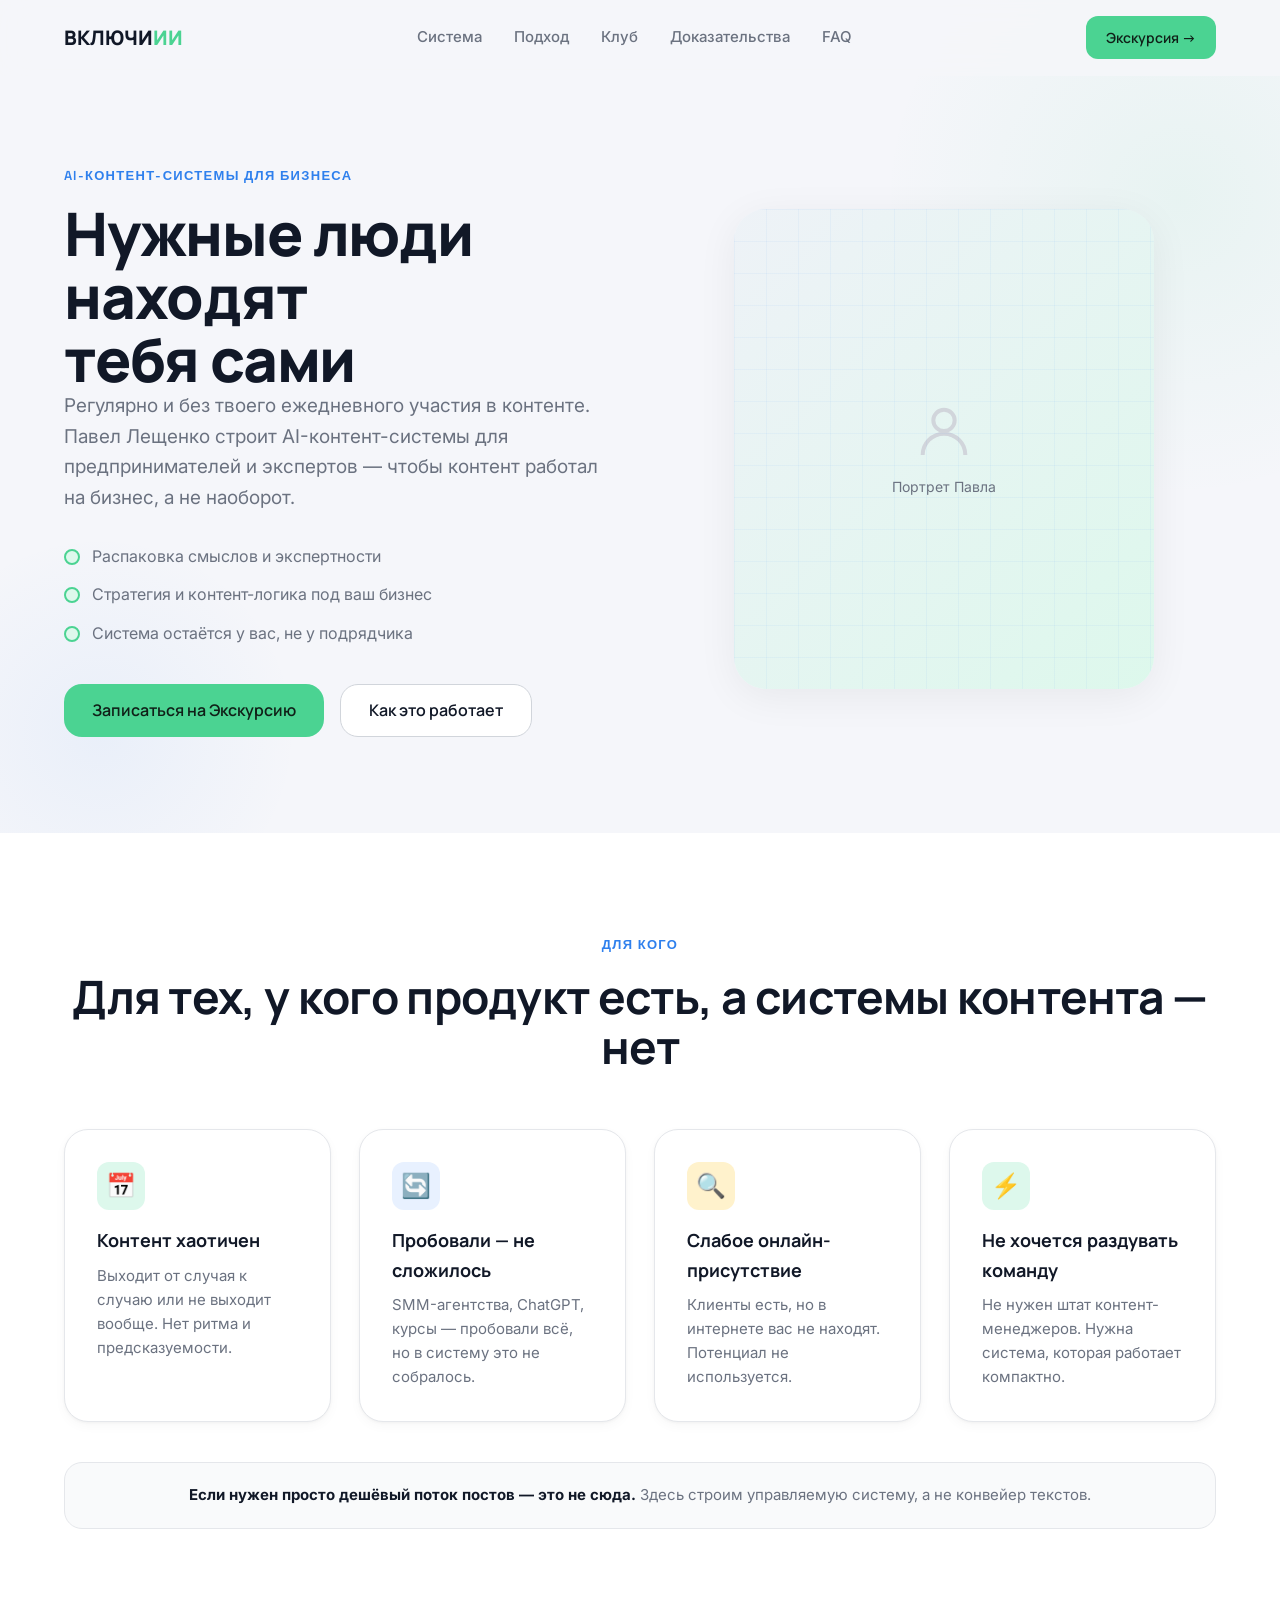
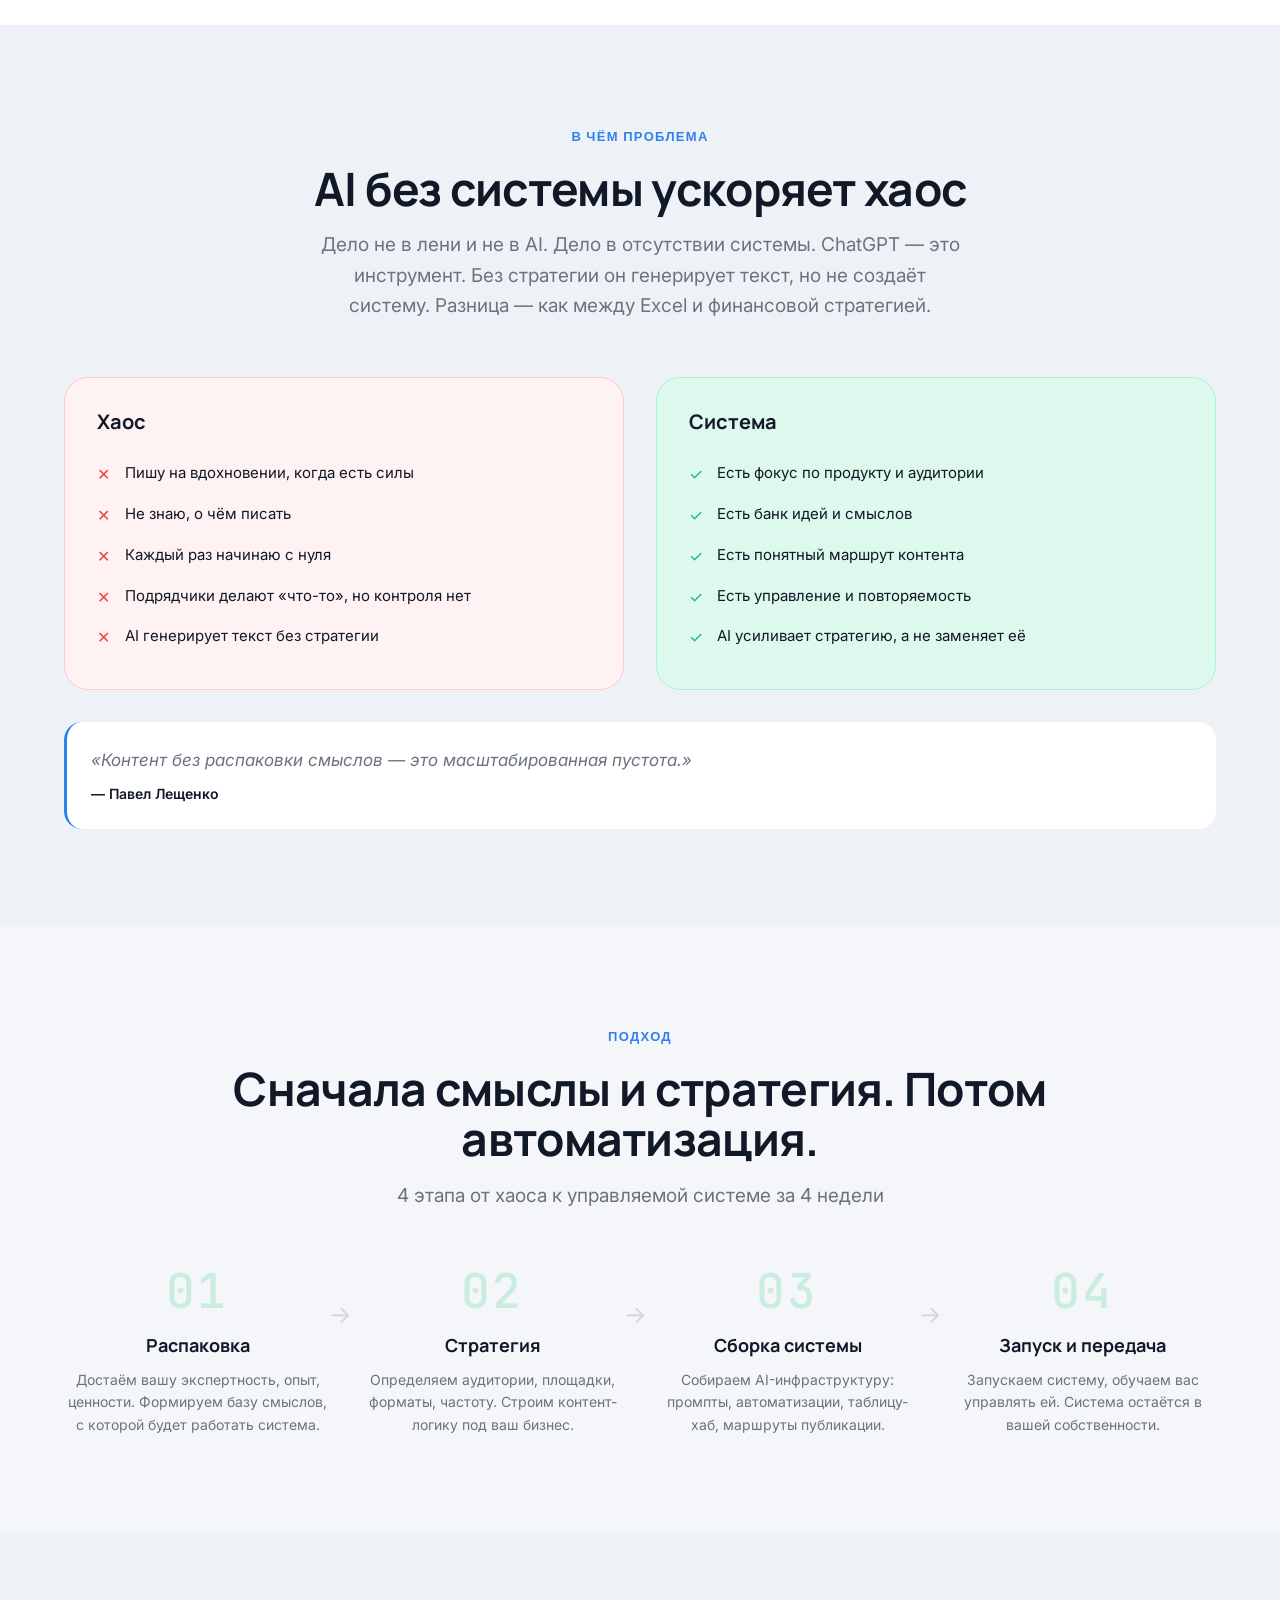
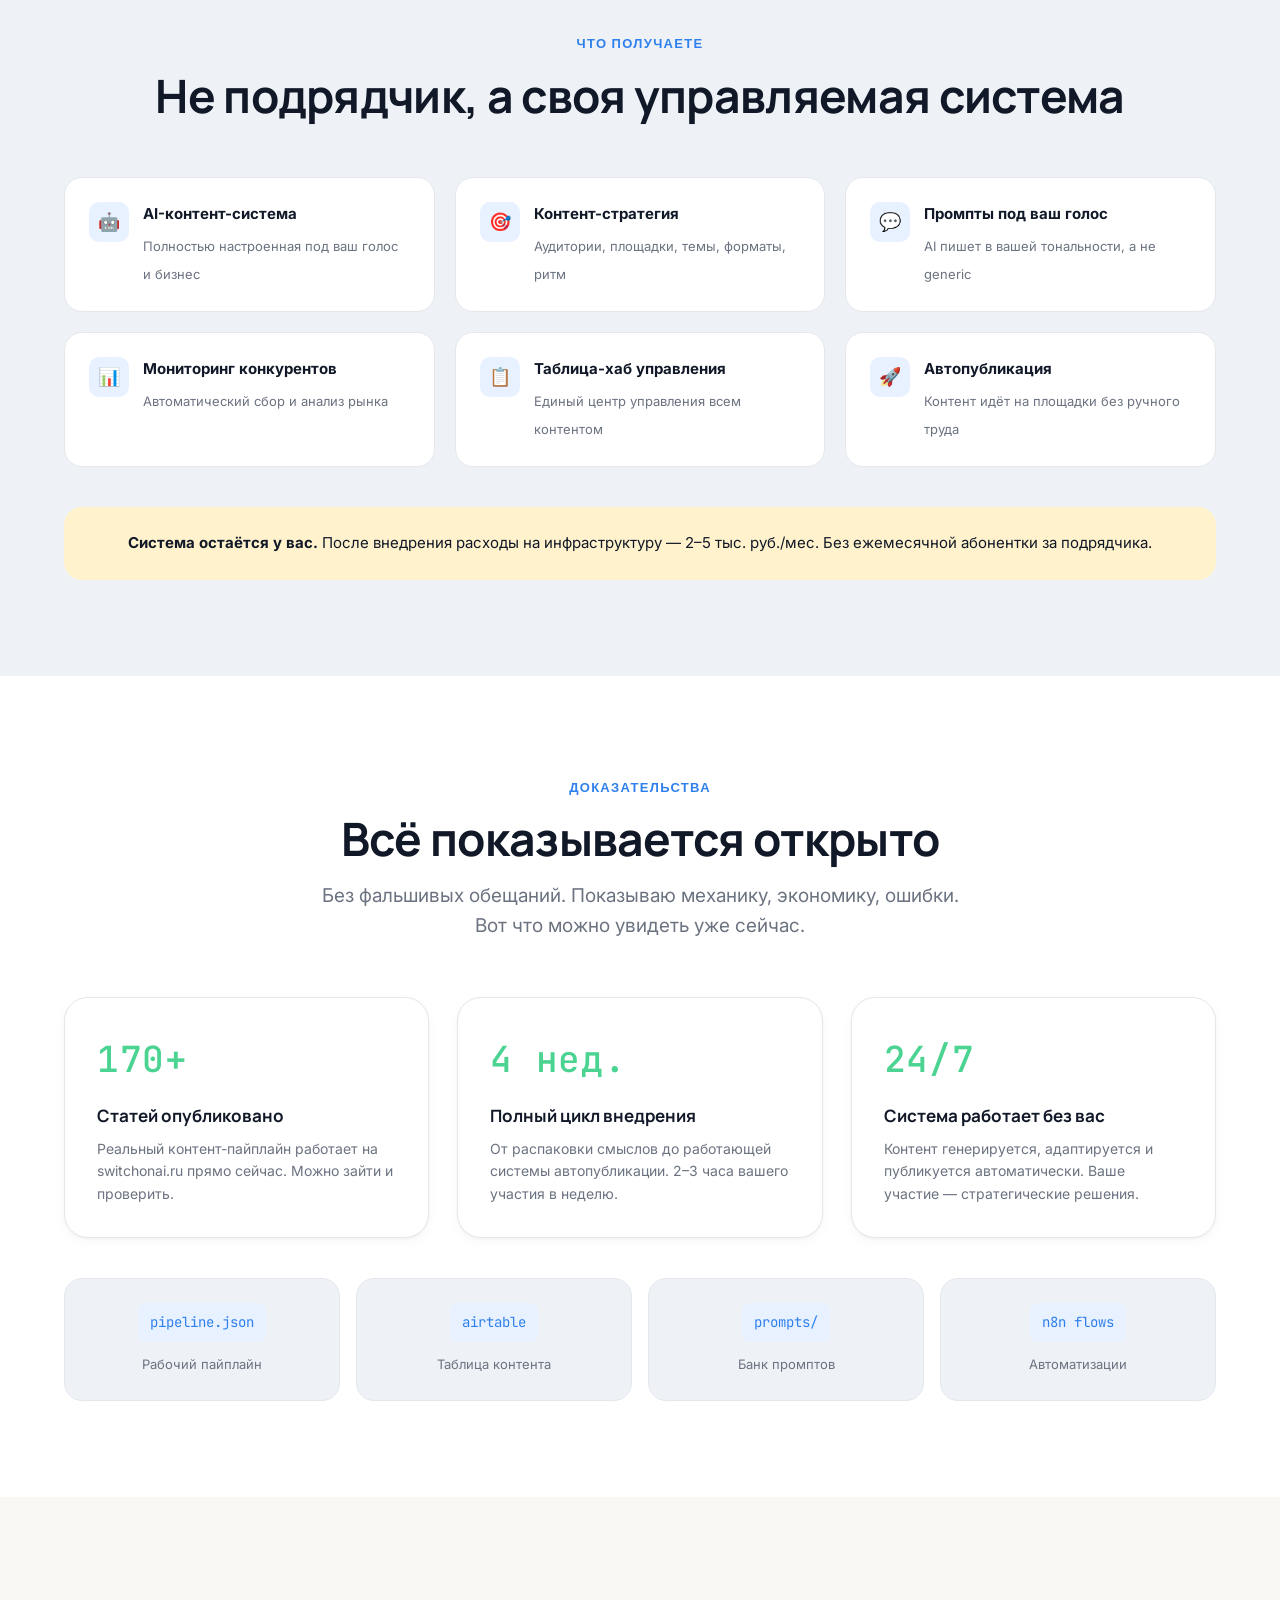
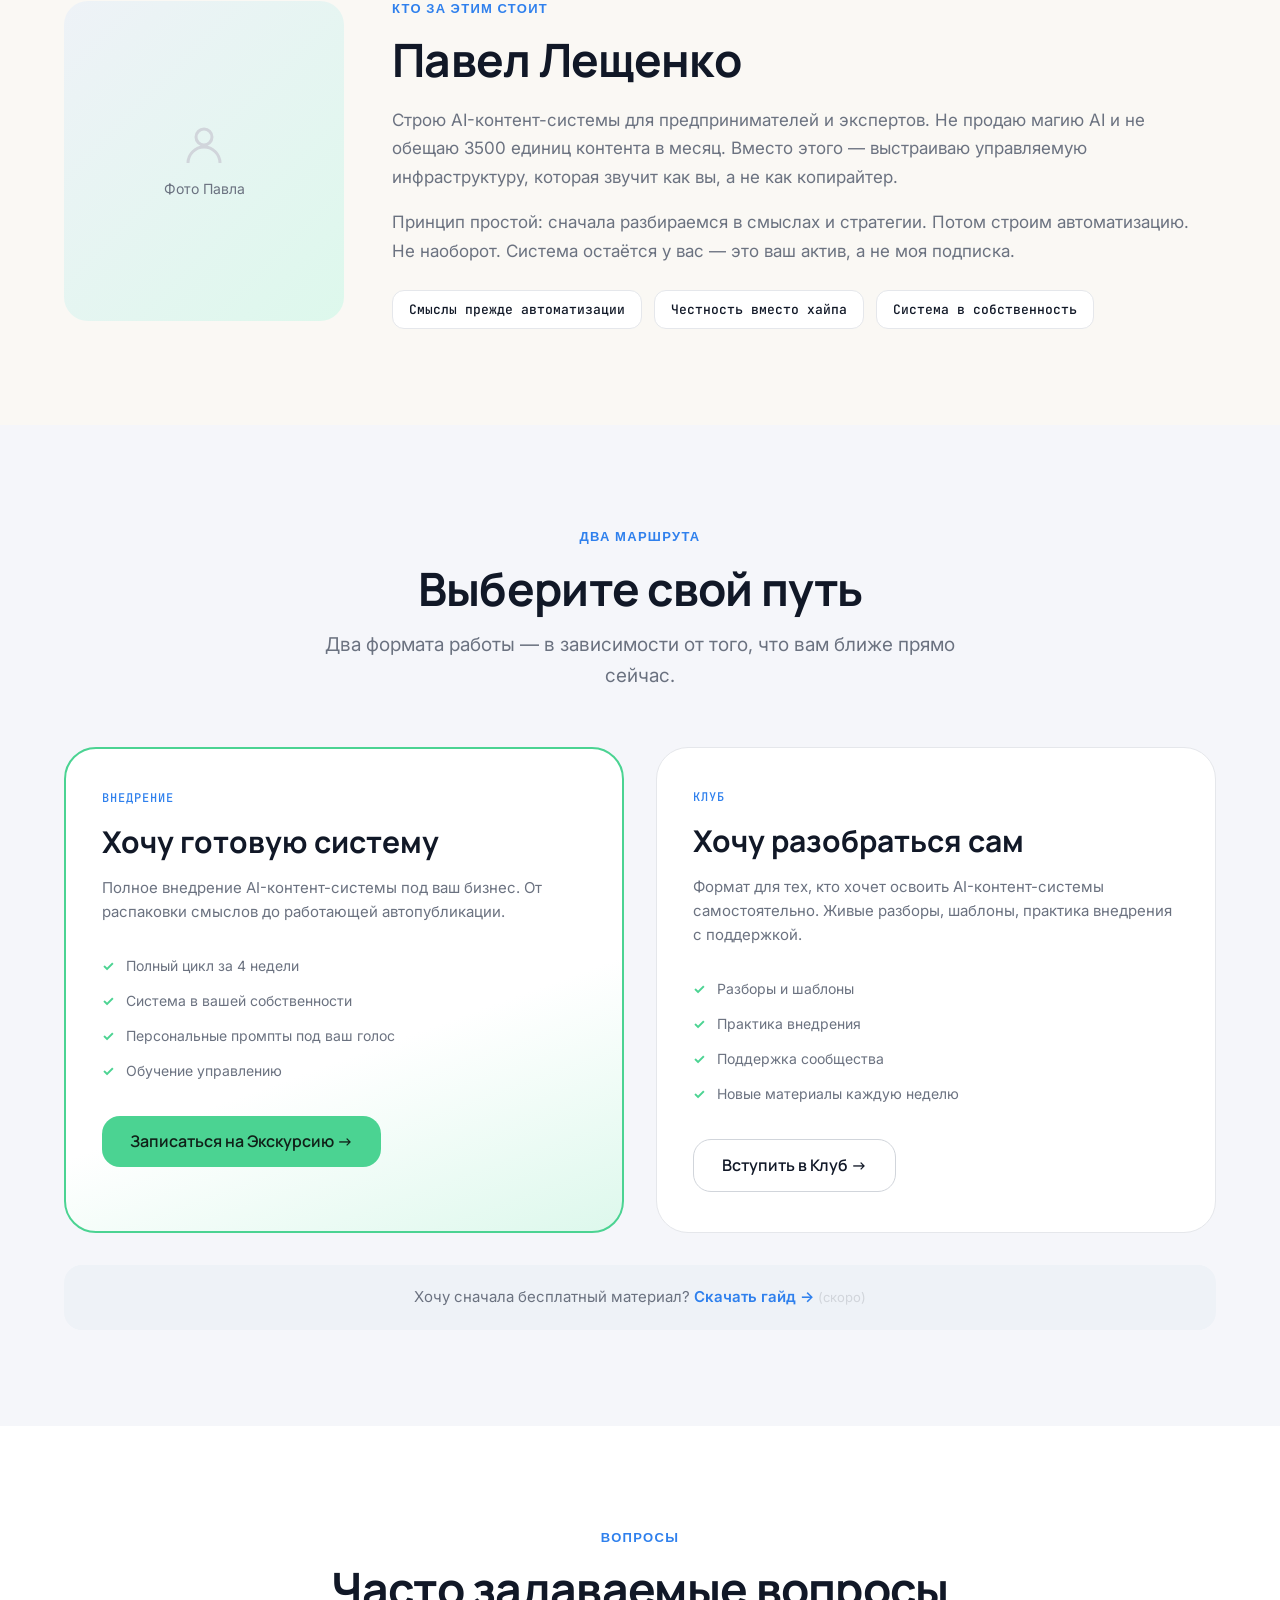
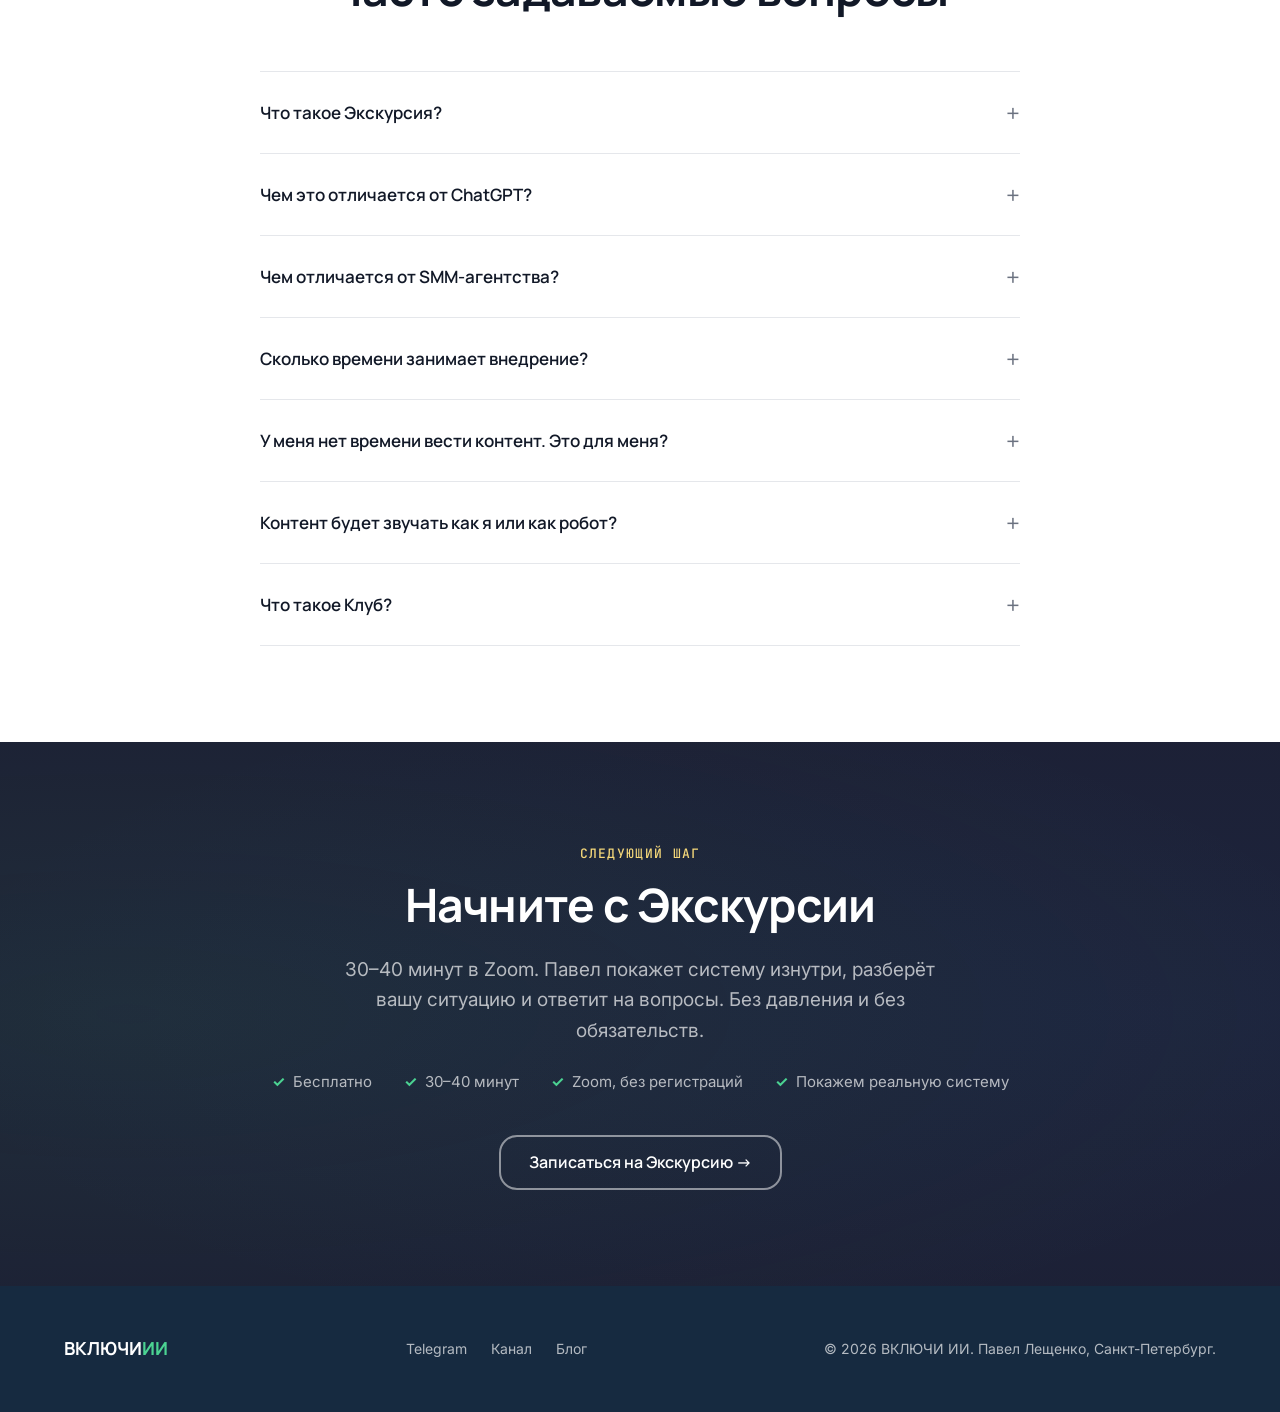
<file: frontend/index-v2.html>
<!DOCTYPE html>
<html lang="ru">
<head>
    <meta charset="UTF-8">
    <meta name="viewport" content="width=device-width, initial-scale=1.0">
    <title>ВКЛЮЧИ ИИ — AI-контент-системы для бизнеса | Павел Лещенко</title>
    <meta name="description" content="Павел Лещенко строит AI-контент-системы для предпринимателей и экспертов. Распаковка смыслов, стратегия, автоматизация. Запишитесь на бесплатную Экскурсию.">
    <meta name="robots" content="index, follow, max-snippet:-1, max-image-preview:large, max-video-preview:-1">

    <!-- Canonical -->
    <link rel="canonical" href="https://switchonai.ru/">

    <!-- Open Graph -->
    <meta property="og:type" content="website">
    <meta property="og:title" content="ВКЛЮЧИ ИИ — AI-контент-системы для бизнеса | Павел Лещенко">
    <meta property="og:description" content="Павел Лещенко строит AI-контент-системы для предпринимателей и экспертов. Распаковка смыслов, стратегия, автоматизация. Запишитесь на бесплатную Экскурсию.">
    <meta property="og:image" content="https://switchonai.ru/wp-content/uploads/og-homepage.jpg">
    <meta property="og:image:width" content="1200">
    <meta property="og:image:height" content="630">
    <meta property="og:url" content="https://switchonai.ru/">
    <meta property="og:locale" content="ru_RU">
    <meta property="og:site_name" content="ВКЛЮЧИ ИИ">

    <!-- Twitter/X Card -->
    <meta name="twitter:card" content="summary_large_image">
    <meta name="twitter:title" content="ВКЛЮЧИ ИИ — AI-контент-системы для бизнеса">
    <meta name="twitter:description" content="Строим AI-контент-системы для предпринимателей и экспертов. Система вместо хаоса в контенте.">
    <meta name="twitter:image" content="https://switchonai.ru/wp-content/uploads/og-homepage.jpg">

    <!-- Fonts -->
    <link rel="preconnect" href="https://fonts.googleapis.com">
    <link rel="preconnect" href="https://fonts.gstatic.com" crossorigin>
    <link href="https://fonts.googleapis.com/css2?family=Inter:wght@400;500;600&family=JetBrains+Mono:wght@400;500&family=Manrope:wght@500;600;700;800&family=Space+Grotesk:wght@500;600;700&display=swap" rel="stylesheet">

    <!-- JSON-LD Schema -->
    <script type="application/ld+json">
    {
      "@context": "https://schema.org",
      "@graph": [
        {
          "@type": "WebSite",
          "@id": "https://switchonai.ru/#website",
          "name": "ВКЛЮЧИ ИИ",
          "alternateName": "Switch On AI",
          "url": "https://switchonai.ru/",
          "description": "AI-контент-системы для предпринимателей и экспертов",
          "publisher": { "@id": "https://switchonai.ru/#person" },
          "inLanguage": "ru-RU",
          "potentialAction": {
            "@type": "SearchAction",
            "target": {
              "@type": "EntryPoint",
              "urlTemplate": "https://switchonai.ru/?s={search_term_string}"
            },
            "query-input": "required name=search_term_string"
          }
        },
        {
          "@type": "WebPage",
          "@id": "https://switchonai.ru/#webpage",
          "url": "https://switchonai.ru/",
          "name": "ВКЛЮЧИ ИИ — AI-контент-системы для бизнеса | Павел Лещенко",
          "description": "Павел Лещенко строит AI-контент-системы для предпринимателей и экспертов.",
          "isPartOf": { "@id": "https://switchonai.ru/#website" },
          "inLanguage": "ru-RU"
        },
        {
          "@type": "Person",
          "@id": "https://switchonai.ru/#person",
          "name": "Павел Лещенко",
          "givenName": "Павел",
          "familyName": "Лещенко",
          "jobTitle": "Основатель, эксперт по AI-контент-системам",
          "description": "Строю AI-контент-системы для предпринимателей и экспертов. Принцип: сначала смыслы и стратегия, потом автоматизация.",
          "url": "https://switchonai.ru/",
          "image": {
            "@type": "ImageObject",
            "url": "https://switchonai.ru/wp-content/uploads/pavel-leshenko.jpg",
            "width": 400,
            "height": 400
          },
          "sameAs": [
            "https://t.me/Leshenko",
            "https://t.me/Switch_On_AI"
          ],
          "address": {
            "@type": "PostalAddress",
            "addressLocality": "Санкт-Петербург",
            "addressCountry": "RU"
          },
          "knowsAbout": [
            "AI-контент-системы",
            "Автоматизация контент-маркетинга",
            "ChatGPT",
            "Claude AI",
            "n8n",
            "Telegram-боты"
          ]
        },
        {
          "@type": "Organization",
          "@id": "https://switchonai.ru/#organization",
          "name": "ВКЛЮЧИ ИИ",
          "alternateName": "Switch On AI",
          "url": "https://switchonai.ru/",
          "founder": { "@id": "https://switchonai.ru/#person" },
          "description": "AI-контент-системы для предпринимателей и экспертов.",
          "address": {
            "@type": "PostalAddress",
            "addressLocality": "Санкт-Петербург",
            "addressCountry": "RU"
          },
          "sameAs": [
            "https://t.me/Switch_On_AI",
            "https://t.me/Leshenko"
          ],
          "contactPoint": {
            "@type": "ContactPoint",
            "contactType": "customer service",
            "url": "https://t.me/Leshenko",
            "availableLanguage": "Russian"
          }
        },
        {
          "@type": "ProfessionalService",
          "@id": "https://switchonai.ru/#service",
          "name": "ВКЛЮЧИ ИИ — AI-контент-системы",
          "description": "Полное внедрение AI-контент-системы: распаковка смыслов, стратегия, сборка автоматизации, запуск публикации.",
          "url": "https://switchonai.ru/",
          "provider": { "@id": "https://switchonai.ru/#person" },
          "areaServed": { "@type": "Country", "name": "Россия" },
          "serviceType": "AI-контент-системы",
          "hasOfferCatalog": {
            "@type": "OfferCatalog",
            "name": "Услуги",
            "itemListElement": [
              {
                "@type": "Offer",
                "itemOffered": {
                  "@type": "Service",
                  "name": "Внедрение AI-контент-системы",
                  "description": "Полный цикл: распаковка, стратегия, сборка системы, запуск"
                }
              },
              {
                "@type": "Offer",
                "itemOffered": {
                  "@type": "Service",
                  "name": "Экскурсия — бесплатная консультация",
                  "description": "30-минутная демонстрация AI-контент-системы. Разбираем вашу ситуацию."
                },
                "price": "0",
                "priceCurrency": "RUB"
              }
            ]
          }
        },
        {
          "@type": "FAQPage",
          "@id": "https://switchonai.ru/#faq",
          "mainEntity": [
            {
              "@type": "Question",
              "name": "Что такое Экскурсия?",
              "acceptedAnswer": {
                "@type": "Answer",
                "text": "Экскурсия — это бесплатная 30-40 минутная встреча в Zoom. Павел покажет, как работает AI-контент-система изнутри, и разберёт вашу ситуацию. Без давления и обязательств."
              }
            },
            {
              "@type": "Question",
              "name": "Чем это отличается от ChatGPT?",
              "acceptedAnswer": {
                "@type": "Answer",
                "text": "ChatGPT — это инструмент. Без стратегии, распаковки смыслов и маршрута контента он генерирует текст, но не создаёт систему. Разница — как между Excel и финансовой стратегией."
              }
            },
            {
              "@type": "Question",
              "name": "Чем отличается от SMM-агентства?",
              "acceptedAnswer": {
                "@type": "Answer",
                "text": "Агентство продаёт услугу — вы платите каждый месяц и зависите от подрядчика. Здесь вы получаете систему в собственность. После внедрения расходы — только 2-5 тыс. рублей в месяц на инфраструктуру."
              }
            },
            {
              "@type": "Question",
              "name": "Сколько времени занимает внедрение?",
              "acceptedAnswer": {
                "@type": "Answer",
                "text": "Полный цикл внедрения — 4 недели. От вас потребуется 2-3 часа в неделю на интервью и обратную связь. Остальное делает Павел."
              }
            },
            {
              "@type": "Question",
              "name": "У меня нет времени вести контент. Это для меня?",
              "acceptedAnswer": {
                "@type": "Answer",
                "text": "Именно для вас. Система автоматизирует рутину: генерацию черновиков, адаптацию под площадки, планирование публикаций. Ваше участие — стратегические решения и финальное одобрение."
              }
            },
            {
              "@type": "Question",
              "name": "Контент будет звучать как я или как робот?",
              "acceptedAnswer": {
                "@type": "Answer",
                "text": "Как вы. Система строится на основе глубокой распаковки ваших смыслов, опыта, тональности. AI усиливает ваш голос, а не подменяет его."
              }
            },
            {
              "@type": "Question",
              "name": "Что такое Клуб?",
              "acceptedAnswer": {
                "@type": "Answer",
                "text": "Клуб — это формат для тех, кто хочет разобраться в AI-контент-системах самостоятельно. Живые разборы, шаблоны, практика внедрения с поддержкой сообщества."
              }
            }
          ]
        }
      ]
    }
    </script>

    <style>
        /* ===== DESIGN TOKENS (Jane's brief, section 3) ===== */
        :root {
            /* === BACKGROUNDS === */
            --bg-page:        #F5F6FA;
            --bg-surface:     #FFFFFF;
            --bg-soft:        #EEF2F7;
            --bg-warm:        #FAF8F4;
            --bg-dark:        #1C1F33;
            --bg-dark-2:      #162A40;

            /* === TEXT === */
            --text-primary:          #111827;
            --text-secondary:        #6B7280;
            --text-on-dark:          #FFFFFF;
            --text-on-dark-secondary: rgba(255,255,255,0.68);

            /* === ACCENTS === */
            --accent-green:       #4BD392;
            --accent-green-hover: #3BB87D;
            --accent-green-glow:  rgba(75, 211, 146, 0.28);
            --accent-green-text:  #102018;

            --accent-blue:      #2F80ED;
            --accent-blue-soft: #E8F1FF;
            --accent-mint-soft: #DDF8EC;

            --accent-warm:      #F5D87A;
            --accent-amber-soft:#FFF2CC;

            /* === BORDERS === */
            --border-soft:   #E5E7EB;
            --border-strong: #D1D5DB;

            /* === FONTS === */
            --font-heading:  'Manrope', sans-serif;
            --font-accent:   'Space Grotesk', sans-serif;
            --font-body:     'Inter', sans-serif;
            --font-mono:     'JetBrains Mono', monospace;

            /* === RADII === */
            --radius-sm: 12px;
            --radius-md: 18px;
            --radius-lg: 24px;
            --radius-xl: 32px;

            /* === SHADOWS === */
            --shadow-card:       0 1px 3px rgba(0,0,0,0.04), 0 4px 12px rgba(0,0,0,0.03);
            --shadow-card-hover: 0 6px 24px rgba(0,0,0,0.10), 0 2px 6px rgba(0,0,0,0.05);
            --shadow-glow-green: 0 4px 20px rgba(75,211,146,0.30);

            /* === TRANSITIONS === */
            --transition:       0.25s ease;
            --transition-slow:  0.42s cubic-bezier(0.25, 0.1, 0.25, 1);
        }

        /* ===== RESET ===== */
        *, *::before, *::after { margin: 0; padding: 0; box-sizing: border-box; }
        html { scroll-behavior: smooth; -webkit-font-smoothing: antialiased; }

        body {
            font-family: var(--font-body);
            background: var(--bg-page);
            color: var(--text-primary);
            line-height: 1.65;
            font-size: 17px;
            overflow-x: hidden;
        }

        img { max-width: 100%; height: auto; display: block; }
        a { color: var(--accent-blue); text-decoration: none; transition: var(--transition); }
        a:hover { text-decoration: underline; }

        /* ===== LAYOUT ===== */
        .container {
            max-width: 1200px;
            margin: 0 auto;
            padding: 0 24px;
        }
        .container--narrow {
            max-width: 820px;
            margin: 0 auto;
            padding: 0 24px;
        }

        /* ===== TYPOGRAPHY ===== */
        h1, h2, h3, h4 {
            font-family: var(--font-heading);
            font-weight: 700;
            line-height: 1.1;
            color: var(--text-primary);
        }
        h1 { font-size: clamp(36px, 5vw, 60px); font-weight: 800; letter-spacing: -0.02em; line-height: 1.05; }
        h2 { font-size: clamp(30px, 4vw, 46px); letter-spacing: -0.015em; line-height: 1.1; }
        h3 { font-size: clamp(22px, 2.5vw, 30px); line-height: 1.15; }
        h4 { font-size: clamp(18px, 2vw, 22px); line-height: 1.2; }

        .eyebrow {
            font-family: var(--font-accent);
            font-size: 13px;
            font-weight: 600;
            text-transform: uppercase;
            letter-spacing: 0.10em;
            color: var(--accent-blue);
            margin-bottom: 16px;
            display: inline-block;
        }
        .eyebrow--on-dark {
            color: var(--accent-warm);
            font-family: var(--font-mono);
            font-weight: 500;
        }

        .subtitle {
            font-size: 19px;
            color: var(--text-secondary);
            line-height: 1.6;
            max-width: 640px;
        }

        /* ===== BUTTONS ===== */
        .btn {
            display: inline-flex;
            align-items: center;
            gap: 8px;
            font-family: var(--font-heading);
            font-weight: 600;
            font-size: 16px;
            padding: 16px 28px;
            border-radius: var(--radius-md);
            border: none;
            cursor: pointer;
            transition: var(--transition);
            text-decoration: none;
            line-height: 1.2;
        }
        .btn:hover { text-decoration: none; }

        .btn--primary {
            background: var(--accent-green);
            color: var(--accent-green-text);
        }
        .btn--primary:hover {
            background: var(--accent-green-hover);
            box-shadow: var(--shadow-glow-green);
            transform: translateY(-1px);
        }

        .btn--secondary {
            background: var(--bg-surface);
            color: var(--text-primary);
            border: 1px solid var(--border-strong);
        }
        .btn--secondary:hover {
            background: var(--bg-soft);
        }

        .btn--outline-dark {
            background: transparent;
            color: #FFFFFF;
            border: 2px solid rgba(255,255,255,0.5);
        }
        .btn--outline-dark:hover {
            background: var(--accent-green);
            color: var(--accent-green-text);
            border-color: transparent;
            box-shadow: var(--shadow-glow-green);
        }

        .btn-group {
            display: flex;
            gap: 16px;
            flex-wrap: wrap;
            margin-top: 32px;
        }

        /* ===== CARDS ===== */
        .card {
            background: var(--bg-surface);
            border: 1px solid var(--border-soft);
            border-radius: var(--radius-lg);
            padding: 32px;
            box-shadow: var(--shadow-card);
            transition: transform var(--transition), box-shadow var(--transition);
        }
        .card:hover {
            transform: translateY(-4px);
            box-shadow: var(--shadow-card-hover);
        }

        .card--product {
            background: linear-gradient(160deg, #FFFFFF 60%, var(--accent-mint-soft) 100%);
            border: 1px solid var(--border-soft);
            border-radius: var(--radius-xl);
            padding: 36px 32px;
        }

        .card--on-dark {
            background: rgba(255,255,255,0.06);
            border: 1px solid rgba(255,255,255,0.12);
            backdrop-filter: blur(12px);
            border-radius: var(--radius-lg);
        }

        .card__icon {
            width: 48px;
            height: 48px;
            border-radius: var(--radius-sm);
            display: flex;
            align-items: center;
            justify-content: center;
            font-size: 22px;
            margin-bottom: 16px;
        }
        .card__icon--mint { background: var(--accent-mint-soft); }
        .card__icon--blue { background: var(--accent-blue-soft); }
        .card__icon--amber { background: var(--accent-amber-soft); }

        .card__title {
            font-family: var(--font-heading);
            font-weight: 700;
            font-size: 18px;
            margin-bottom: 8px;
        }
        .card__text {
            color: var(--text-secondary);
            font-size: 15px;
            line-height: 1.6;
        }

        /* ===== SECTIONS ===== */
        .section { padding: 96px 0; }

        .section--white { background: var(--bg-surface); }
        .section--page  { background: var(--bg-page); }
        .section--soft  { background: var(--bg-soft); }
        .section--warm  { background: var(--bg-warm); }
        .section--dark  {
            background: var(--bg-dark);
            color: var(--text-on-dark);
        }
        .section--dark-2 {
            background: var(--bg-dark-2);
            color: var(--text-on-dark);
        }
        .section--dark h2,
        .section--dark h3,
        .section--dark h4,
        .section--dark-2 h2,
        .section--dark-2 h3,
        .section--dark-2 h4 {
            color: var(--text-on-dark);
        }
        .section--dark .subtitle,
        .section--dark .card__text,
        .section--dark-2 .subtitle {
            color: var(--text-on-dark-secondary);
        }

        .section__header {
            text-align: center;
            margin-bottom: 56px;
        }
        .section__header .subtitle {
            margin: 16px auto 0;
        }

        /* ===== GRID HELPERS ===== */
        .grid-2 { display: grid; grid-template-columns: 1fr 1fr; gap: 28px; }
        .grid-3 { display: grid; grid-template-columns: repeat(3, 1fr); gap: 28px; }
        .grid-4 { display: grid; grid-template-columns: repeat(4, 1fr); gap: 28px; }

        /* ===== SCROLL REVEAL ===== */
        .reveal {
            opacity: 0;
            transform: translateY(28px);
            transition: opacity var(--transition-slow), transform var(--transition-slow);
        }
        .reveal.visible {
            opacity: 1;
            transform: translateY(0);
        }

        /* ===== HEADER ===== */
        .header {
            position: fixed;
            top: 0; left: 0; right: 0;
            z-index: 100;
            padding: 16px 0;
            background: rgba(245, 246, 250, 0.85);
            backdrop-filter: blur(16px);
            -webkit-backdrop-filter: blur(16px);
            border-bottom: 1px solid transparent;
            transition: var(--transition);
        }
        .header.scrolled {
            background: rgba(255, 255, 255, 0.95);
            border-bottom-color: var(--border-soft);
        }
        .header__inner {
            display: flex;
            align-items: center;
            justify-content: space-between;
        }
        .header__logo {
            font-family: var(--font-heading);
            font-weight: 800;
            font-size: 20px;
            color: var(--text-primary);
            text-decoration: none;
        }
        .header__logo:hover { text-decoration: none; }
        .header__logo span { color: var(--accent-green); }

        .header__nav {
            display: flex;
            align-items: center;
            gap: 32px;
        }
        .header__nav a {
            color: var(--text-secondary);
            font-size: 15px;
            font-weight: 500;
            text-decoration: none;
        }
        .header__nav a:hover {
            color: var(--text-primary);
            text-decoration: none;
        }

        .header__cta {
            font-family: var(--font-heading);
            font-weight: 600;
            font-size: 14px;
            padding: 10px 20px;
            background: var(--accent-green);
            color: var(--accent-green-text);
            border-radius: var(--radius-sm);
            text-decoration: none;
            transition: var(--transition);
        }
        .header__cta:hover {
            background: var(--accent-green-hover);
            text-decoration: none;
        }

        /* Burger */
        .header__burger {
            display: none;
            flex-direction: column;
            gap: 5px;
            cursor: pointer;
            padding: 8px;
            background: none;
            border: none;
        }
        .header__burger span {
            width: 24px;
            height: 2px;
            background: var(--text-primary);
            border-radius: 2px;
            transition: var(--transition);
        }
        .header__burger.open span:nth-child(1) {
            transform: rotate(45deg) translate(5px, 5px);
        }
        .header__burger.open span:nth-child(2) { opacity: 0; }
        .header__burger.open span:nth-child(3) {
            transform: rotate(-45deg) translate(5px, -5px);
        }

        /* Mobile menu overlay */
        .mobile-menu {
            display: none;
            position: fixed;
            top: 0; left: 0; right: 0; bottom: 0;
            z-index: 99;
            background: rgba(255,255,255,0.98);
            backdrop-filter: blur(20px);
            -webkit-backdrop-filter: blur(20px);
            flex-direction: column;
            align-items: center;
            justify-content: center;
            gap: 32px;
            padding-top: 80px;
        }
        .mobile-menu.open { display: flex; }
        .mobile-menu a {
            font-family: var(--font-heading);
            font-size: 22px;
            font-weight: 600;
            color: var(--text-primary);
            text-decoration: none;
        }
        .mobile-menu a:hover { color: var(--accent-green); text-decoration: none; }
        .mobile-menu .btn { font-size: 18px; padding: 18px 36px; }

        /* ===== HERO ===== */
        .hero {
            padding: 160px 0 96px;
            position: relative;
            overflow: hidden;
        }
        .hero::before {
            content: '';
            position: absolute;
            top: -100px; right: -200px;
            width: 600px; height: 600px;
            background: radial-gradient(circle, rgba(75,211,146,0.08) 0%, transparent 70%);
            pointer-events: none;
        }
        .hero::after {
            content: '';
            position: absolute;
            bottom: -100px; left: -100px;
            width: 400px; height: 400px;
            background: radial-gradient(circle, rgba(47,128,237,0.06) 0%, transparent 70%);
            pointer-events: none;
        }
        .hero__inner {
            display: grid;
            grid-template-columns: 1fr 1fr;
            gap: 64px;
            align-items: center;
            position: relative;
            z-index: 1;
        }
        .hero__content { max-width: 560px; }
        .hero__bullets { list-style: none; margin-top: 24px; }
        .hero__bullets li {
            padding: 6px 0 6px 28px;
            position: relative;
            color: var(--text-secondary);
            font-size: 16px;
        }
        .hero__bullets li::before {
            content: '';
            position: absolute;
            left: 0; top: 12px;
            width: 16px; height: 16px;
            border-radius: 50%;
            background: var(--accent-mint-soft);
            border: 2px solid var(--accent-green);
        }

        .hero__visual {
            display: flex;
            align-items: center;
            justify-content: center;
        }
        .hero__portrait-wrapper {
            position: relative;
            width: 420px;
            height: 480px;
            border-radius: var(--radius-xl);
            overflow: hidden;
            background: linear-gradient(135deg, var(--bg-soft) 0%, var(--accent-mint-soft) 100%);
            box-shadow: 0 8px 40px rgba(0,0,0,0.06);
        }
        .hero__portrait-placeholder {
            width: 100%;
            height: 100%;
            display: flex;
            align-items: center;
            justify-content: center;
            flex-direction: column;
            gap: 12px;
            color: var(--text-secondary);
            font-size: 14px;
        }
        .hero__portrait-placeholder svg {
            width: 64px;
            height: 64px;
            stroke: var(--border-strong);
        }
        .hero__portrait-wrapper::before {
            content: '';
            position: absolute;
            inset: 0;
            background-image:
                linear-gradient(rgba(47,128,237,0.05) 1px, transparent 1px),
                linear-gradient(90deg, rgba(47,128,237,0.05) 1px, transparent 1px);
            background-size: 32px 32px;
            pointer-events: none;
        }

        /* ===== JTBD / FOR WHOM ===== */
        .jtbd .card__icon { font-size: 24px; }
        .jtbd__antithesis {
            margin-top: 40px;
            padding: 20px 24px;
            background: #F9FAFB;
            border: 1px solid var(--border-soft);
            border-radius: var(--radius-md);
            text-align: center;
            font-size: 15px;
            color: var(--text-secondary);
        }
        .jtbd__antithesis strong { color: var(--text-primary); }

        /* ===== PROBLEM: CHAOS vs SYSTEM ===== */
        .comparison {
            display: grid;
            grid-template-columns: 1fr 1fr;
            gap: 32px;
        }
        .comparison__col {
            padding: 32px;
            border-radius: var(--radius-lg);
        }
        .comparison__col--chaos {
            background: #FEF2F2;
            border: 1px solid #FECACA;
        }
        .comparison__col--system {
            background: var(--accent-mint-soft);
            border: 1px solid #A7F3D0;
        }
        .comparison__col h3 { font-size: 20px; margin-bottom: 20px; }
        .comparison__list { list-style: none; }
        .comparison__list li {
            padding: 8px 0 8px 28px;
            position: relative;
            font-size: 15px;
            color: var(--text-primary);
        }
        .comparison__list li::before {
            position: absolute;
            left: 0;
            font-size: 16px;
        }
        .comparison__col--chaos .comparison__list li::before {
            content: '\2715';
            color: #EF4444;
        }
        .comparison__col--system .comparison__list li::before {
            content: '\2713';
            color: #10B981;
        }
        .comparison__quote {
            margin-top: 32px;
            padding: 24px;
            background: var(--bg-surface);
            border-radius: var(--radius-md);
            border-left: 3px solid var(--accent-blue);
            font-style: italic;
            color: var(--text-secondary);
        }
        .comparison__quote cite {
            display: block;
            margin-top: 8px;
            font-style: normal;
            font-weight: 600;
            color: var(--text-primary);
            font-size: 14px;
        }

        /* ===== METHOD / STEPS ===== */
        .steps {
            display: grid;
            grid-template-columns: repeat(4, 1fr);
            gap: 28px;
            counter-reset: step;
        }
        .step {
            position: relative;
            text-align: center;
        }
        .step__number {
            font-family: var(--font-mono);
            font-size: 48px;
            font-weight: 500;
            color: var(--accent-green);
            opacity: 0.25;
            line-height: 1;
            margin-bottom: 16px;
            letter-spacing: 0.05em;
        }
        .step__title {
            font-family: var(--font-heading);
            font-weight: 700;
            font-size: 18px;
            margin-bottom: 8px;
        }
        .step__desc {
            font-size: 14px;
            color: var(--text-secondary);
            line-height: 1.6;
        }
        .step:not(:last-child)::after {
            content: '\2192';
            position: absolute;
            right: -20px;
            top: 28px;
            font-size: 24px;
            color: var(--border-strong);
        }

        /* ===== DELIVERABLES ===== */
        .deliverables-grid {
            display: grid;
            grid-template-columns: repeat(3, 1fr);
            gap: 20px;
        }
        .deliverable {
            display: flex;
            align-items: flex-start;
            gap: 14px;
            padding: 24px;
            background: var(--bg-surface);
            border-radius: var(--radius-md);
            border: 1px solid var(--border-soft);
            transition: transform var(--transition), box-shadow var(--transition);
        }
        .deliverable:hover {
            transform: translateY(-4px);
            box-shadow: var(--shadow-card-hover);
        }
        .deliverable__icon {
            flex-shrink: 0;
            width: 40px;
            height: 40px;
            border-radius: 10px;
            background: var(--accent-blue-soft);
            display: flex;
            align-items: center;
            justify-content: center;
            font-size: 18px;
        }
        .deliverable__text strong {
            display: block;
            font-size: 15px;
            margin-bottom: 4px;
        }
        .deliverable__text span {
            font-size: 13px;
            color: var(--text-secondary);
        }

        .ownership-note {
            margin-top: 40px;
            padding: 24px 28px;
            background: var(--accent-amber-soft);
            border-radius: var(--radius-md);
            font-size: 15px;
            text-align: center;
            color: var(--text-primary);
        }
        .ownership-note strong { color: var(--text-primary); }

        /* ===== PROOF ===== */
        .proof-cards {
            display: grid;
            grid-template-columns: repeat(3, 1fr);
            gap: 28px;
            margin-bottom: 40px;
        }
        .proof-card {
            text-align: center;
            padding: 32px 24px;
        }
        .proof-card__metric {
            font-family: var(--font-mono);
            font-size: 36px;
            font-weight: 500;
            color: var(--accent-green);
            margin-bottom: 12px;
            letter-spacing: 0.02em;
        }
        .proof-card__title {
            font-family: var(--font-heading);
            font-weight: 700;
            font-size: 17px;
            margin-bottom: 8px;
        }
        .proof-card__text {
            font-size: 14px;
            color: var(--text-secondary);
            line-height: 1.6;
        }

        .artifacts-strip {
            display: grid;
            grid-template-columns: repeat(4, 1fr);
            gap: 16px;
        }
        .artifact {
            background: var(--bg-soft);
            border-radius: var(--radius-md);
            padding: 24px 20px;
            text-align: center;
            border: 1px solid var(--border-soft);
        }
        .artifact__icon {
            font-family: var(--font-mono);
            font-size: 14px;
            color: var(--accent-blue);
            background: var(--accent-blue-soft);
            padding: 8px 12px;
            border-radius: 8px;
            display: inline-block;
            margin-bottom: 12px;
        }
        .artifact__label {
            font-size: 13px;
            color: var(--text-secondary);
        }

        /* ===== FOUNDER ===== */
        .founder {
            display: grid;
            grid-template-columns: 280px 1fr;
            gap: 48px;
            align-items: center;
        }
        .founder__photo {
            width: 280px;
            height: 320px;
            border-radius: var(--radius-lg);
            overflow: hidden;
            background: linear-gradient(135deg, var(--bg-soft) 0%, var(--accent-mint-soft) 100%);
            display: flex;
            align-items: center;
            justify-content: center;
            flex-direction: column;
            gap: 8px;
            color: var(--text-secondary);
            font-size: 14px;
        }
        .founder__photo svg {
            width: 48px;
            height: 48px;
            stroke: var(--border-strong);
        }
        .founder__content h2 {
            margin-bottom: 20px;
        }
        .founder__text {
            font-size: 17px;
            line-height: 1.7;
            color: var(--text-secondary);
            margin-bottom: 16px;
        }
        .founder__text:last-of-type { margin-bottom: 0; }
        .founder__principles {
            margin-top: 24px;
            list-style: none;
            display: flex;
            flex-wrap: wrap;
            gap: 12px;
        }
        .founder__principles li {
            font-family: var(--font-mono);
            font-size: 13px;
            font-weight: 500;
            padding: 8px 16px;
            background: var(--bg-surface);
            border: 1px solid var(--border-soft);
            border-radius: var(--radius-sm);
            color: var(--text-primary);
        }

        /* ===== TWO ROUTES ===== */
        .routes {
            display: grid;
            grid-template-columns: 1fr 1fr;
            gap: 32px;
        }
        .route-card {
            padding: 40px 36px;
            border-radius: var(--radius-xl);
            transition: transform var(--transition), box-shadow var(--transition);
        }
        .route-card:hover {
            transform: translateY(-4px);
            box-shadow: var(--shadow-card-hover);
        }
        .route-card--primary {
            background: linear-gradient(160deg, #FFFFFF 60%, var(--accent-mint-soft) 100%);
            border: 2px solid var(--accent-green);
        }
        .route-card--secondary {
            background: var(--bg-surface);
            border: 1px solid var(--border-soft);
        }
        .route-card__eyebrow {
            font-family: var(--font-mono);
            font-size: 12px;
            font-weight: 500;
            text-transform: uppercase;
            letter-spacing: 0.08em;
            color: var(--accent-blue);
            margin-bottom: 16px;
        }
        .route-card h3 {
            margin-bottom: 16px;
        }
        .route-card__desc {
            font-size: 15px;
            color: var(--text-secondary);
            line-height: 1.6;
            margin-bottom: 24px;
        }
        .route-card__features {
            list-style: none;
            margin-bottom: 28px;
        }
        .route-card__features li {
            padding: 6px 0 6px 24px;
            position: relative;
            font-size: 14px;
            color: var(--text-secondary);
        }
        .route-card__features li::before {
            content: '\2713';
            position: absolute;
            left: 0;
            color: var(--accent-green);
            font-weight: 700;
        }

        .routes__third-option {
            margin-top: 32px;
            text-align: center;
            padding: 20px;
            background: var(--bg-soft);
            border-radius: var(--radius-md);
            font-size: 15px;
            color: var(--text-secondary);
        }
        .routes__third-option a {
            font-weight: 600;
        }

        /* ===== FAQ ===== */
        .faq-list { max-width: 760px; margin: 0 auto; }

        .faq-item {
            border-bottom: 1px solid var(--border-soft);
        }
        .faq-item:first-child { border-top: 1px solid var(--border-soft); }

        .faq-question {
            width: 100%;
            background: none;
            border: none;
            padding: 24px 0;
            font-family: var(--font-heading);
            font-weight: 600;
            font-size: 17px;
            text-align: left;
            cursor: pointer;
            display: flex;
            justify-content: space-between;
            align-items: center;
            color: var(--text-primary);
            transition: var(--transition);
            min-height: 56px;
        }
        .faq-question:hover { color: var(--accent-blue); }
        .faq-question::after {
            content: '+';
            font-size: 24px;
            font-weight: 400;
            color: var(--text-secondary);
            transition: var(--transition);
            flex-shrink: 0;
            margin-left: 16px;
        }
        .faq-item.open .faq-question::after {
            content: '\2212';
            color: var(--accent-blue);
        }

        .faq-answer {
            max-height: 0;
            overflow: hidden;
            transition: max-height 0.35s ease, padding 0.35s ease;
        }
        .faq-item.open .faq-answer {
            max-height: 400px;
            padding-bottom: 24px;
        }
        .faq-answer p {
            color: var(--text-secondary);
            font-size: 15px;
            line-height: 1.7;
        }

        /* ===== FINAL CTA ===== */
        .final-cta {
            text-align: center;
            padding: 96px 0;
            position: relative;
            overflow: hidden;
        }
        .final-cta::before {
            content: '';
            position: absolute;
            top: -50%; left: -50%;
            width: 200%; height: 200%;
            background:
                radial-gradient(ellipse at 30% 50%, rgba(75,211,146,0.08) 0%, transparent 50%),
                radial-gradient(ellipse at 70% 50%, rgba(47,128,237,0.06) 0%, transparent 50%);
            pointer-events: none;
        }
        .final-cta h2 {
            color: var(--text-on-dark);
            max-width: 640px;
            margin: 0 auto 24px;
        }
        .final-cta .subtitle {
            color: var(--text-on-dark-secondary);
            margin: 0 auto 16px;
            text-align: center;
        }
        .final-cta__features {
            list-style: none;
            display: flex;
            justify-content: center;
            gap: 32px;
            margin: 24px 0 40px;
            flex-wrap: wrap;
        }
        .final-cta__features li {
            color: var(--text-on-dark-secondary);
            font-size: 15px;
            display: flex;
            align-items: center;
            gap: 8px;
        }
        .final-cta__features li::before {
            content: '\2713';
            color: var(--accent-green);
            font-weight: 700;
        }

        /* ===== FOOTER ===== */
        .footer {
            padding: 48px 0;
            background: var(--bg-dark-2);
            color: var(--text-on-dark-secondary);
            font-size: 14px;
        }
        .footer__inner {
            display: flex;
            justify-content: space-between;
            align-items: center;
        }
        .footer__logo {
            font-family: var(--font-heading);
            font-weight: 700;
            font-size: 18px;
            color: var(--text-on-dark);
        }
        .footer__logo span { color: var(--accent-green); }
        .footer__links {
            display: flex;
            gap: 24px;
        }
        .footer__links a {
            color: var(--text-on-dark-secondary);
            text-decoration: none;
            font-size: 14px;
        }
        .footer__links a:hover {
            color: var(--text-on-dark);
            text-decoration: none;
        }

        /* ===== RESPONSIVE ===== */
        @media (max-width: 1024px) {
            .hero__inner { grid-template-columns: 1fr; gap: 40px; text-align: center; }
            .hero__content { max-width: 100%; }
            .hero__visual { order: -1; }
            .hero__portrait-wrapper { width: 300px; height: 340px; margin: 0 auto; }
            .btn-group { justify-content: center; }
            .hero__bullets { text-align: left; max-width: 400px; margin: 24px auto 0; }
            .steps { grid-template-columns: repeat(2, 1fr); }
            .step:not(:last-child)::after { display: none; }
            .deliverables-grid { grid-template-columns: 1fr 1fr; }
            .artifacts-strip { grid-template-columns: repeat(2, 1fr); }
            .founder { grid-template-columns: 1fr; text-align: center; }
            .founder__photo { margin: 0 auto; width: 240px; height: 280px; }
            .founder__principles { justify-content: center; }
            .routes { grid-template-columns: 1fr; max-width: 540px; margin: 0 auto; }
        }

        @media (max-width: 768px) {
            .section { padding: 64px 0; }
            .hero { padding: 120px 0 64px; }
            body { font-size: 16px; }
            .subtitle { font-size: 17px; }

            .header__nav { display: none; }
            .header__burger { display: flex; }

            .grid-2, .grid-3, .grid-4,
            .comparison,
            .proof-cards, .deliverables-grid {
                grid-template-columns: 1fr;
            }
            .steps { grid-template-columns: 1fr 1fr; }
            .artifacts-strip { grid-template-columns: 1fr 1fr; }

            .card { padding: 24px; }
            .card:hover { transform: none; }
            .card:active { transform: scale(0.98); }
            .deliverable:hover { transform: none; }
            .route-card:hover { transform: none; }
            .route-card { padding: 28px 24px; }

            .final-cta__features {
                flex-direction: column;
                align-items: center;
                gap: 12px;
            }
            .footer__inner {
                flex-direction: column;
                gap: 16px;
                text-align: center;
            }
            .btn-group .btn { width: 100%; justify-content: center; }
        }

        @media (max-width: 480px) {
            .steps { grid-template-columns: 1fr; }
            .artifacts-strip { grid-template-columns: 1fr; }
            .deliverables-grid { grid-template-columns: 1fr; }
            .hero__portrait-wrapper { width: 240px; height: 280px; }
            .section__header { margin-bottom: 40px; }
        }
    </style>
</head>
<body>

<!-- ===== HEADER ===== -->
<header class="header" id="header">
    <div class="container">
        <div class="header__inner">
            <a href="/" class="header__logo">ВКЛЮЧИ<span>ИИ</span></a>
            <nav class="header__nav">
                <a href="#method">Система</a>
                <a href="#approach">Подход</a>
                <a href="#routes">Клуб</a>
                <a href="#proof">Доказательства</a>
                <a href="#faq">FAQ</a>
            </nav>
            <a href="#excursion" class="header__cta">Экскурсия &rarr;</a>
            <button class="header__burger" id="burger" aria-label="Открыть меню">
                <span></span><span></span><span></span>
            </button>
        </div>
    </div>
</header>

<!-- Mobile menu overlay -->
<div class="mobile-menu" id="mobileMenu">
    <a href="#method" class="mobile-menu__link">Система</a>
    <a href="#approach" class="mobile-menu__link">Подход</a>
    <a href="#routes" class="mobile-menu__link">Клуб</a>
    <a href="#proof" class="mobile-menu__link">Доказательства</a>
    <a href="#faq" class="mobile-menu__link">FAQ</a>
    <a href="#excursion" class="btn btn--primary">Экскурсия &rarr;</a>
</div>

<main>

<!-- ===== 1. HERO ===== -->
<section class="hero section--page" id="hero">
    <div class="container">
        <div class="hero__inner">
            <div class="hero__content">
                <span class="eyebrow">AI-контент-системы для бизнеса</span>
                <h1>Нужные люди находят тебя&nbsp;сами</h1>
                <p class="subtitle">Регулярно и без твоего ежедневного участия в&nbsp;контенте. Павел Лещенко строит AI-контент-системы для предпринимателей и&nbsp;экспертов&nbsp;&mdash; чтобы контент работал на бизнес, а&nbsp;не наоборот.</p>
                <ul class="hero__bullets">
                    <li>Распаковка смыслов и экспертности</li>
                    <li>Стратегия и контент-логика под ваш бизнес</li>
                    <li>Система остаётся у вас, не у подрядчика</li>
                </ul>
                <div class="btn-group">
                    <a href="#excursion" class="btn btn--primary">Записаться на Экскурсию</a>
                    <a href="#approach" class="btn btn--secondary">Как это работает</a>
                </div>
            </div>
            <div class="hero__visual">
                <div class="hero__portrait-wrapper">
                    <div class="hero__portrait-placeholder">
                        <svg viewBox="0 0 24 24" fill="none" stroke="currentColor" stroke-width="1.5">
                            <circle cx="12" cy="8" r="4"/>
                            <path d="M20 21a8 8 0 0 0-16 0"/>
                        </svg>
                        <span>Портрет Павла</span>
                    </div>
                </div>
            </div>
        </div>
    </div>
</section>

<!-- ===== 2. JTBD / FOR WHOM ===== -->
<section class="section section--white jtbd" id="for-whom">
    <div class="container">
        <div class="section__header reveal">
            <span class="eyebrow">Для кого</span>
            <h2>Для тех, у кого продукт есть, а&nbsp;системы контента&nbsp;&mdash; нет</h2>
        </div>
        <div class="grid-4">
            <article class="card reveal" style="transition-delay: 0ms">
                <div class="card__icon card__icon--mint">&#128197;</div>
                <div class="card__title">Контент хаотичен</div>
                <div class="card__text">Выходит от случая к случаю или не выходит вообще. Нет ритма и предсказуемости.</div>
            </article>
            <article class="card reveal" style="transition-delay: 80ms">
                <div class="card__icon card__icon--blue">&#128260;</div>
                <div class="card__title">Пробовали &mdash; не сложилось</div>
                <div class="card__text">SMM-агентства, ChatGPT, курсы &mdash; пробовали всё, но в систему это не собралось.</div>
            </article>
            <article class="card reveal" style="transition-delay: 160ms">
                <div class="card__icon card__icon--amber">&#128269;</div>
                <div class="card__title">Слабое онлайн-присутствие</div>
                <div class="card__text">Клиенты есть, но в интернете вас не находят. Потенциал не используется.</div>
            </article>
            <article class="card reveal" style="transition-delay: 240ms">
                <div class="card__icon card__icon--mint">&#9889;</div>
                <div class="card__title">Не хочется раздувать команду</div>
                <div class="card__text">Не нужен штат контент-менеджеров. Нужна система, которая работает компактно.</div>
            </article>
        </div>
        <div class="jtbd__antithesis reveal">
            <strong>Если нужен просто дешёвый поток постов &mdash; это не сюда.</strong> Здесь строим управляемую систему, а не конвейер текстов.
        </div>
    </div>
</section>

<!-- ===== 3. PROBLEM ===== -->
<section class="section section--soft" id="problem">
    <div class="container">
        <div class="section__header reveal">
            <span class="eyebrow">В чём проблема</span>
            <h2>AI без системы ускоряет хаос</h2>
            <p class="subtitle">Дело не в лени и не в AI. Дело в отсутствии системы. ChatGPT &mdash; это инструмент. Без стратегии он генерирует текст, но не создаёт систему. Разница &mdash; как между Excel и финансовой стратегией.</p>
        </div>

        <div class="comparison reveal">
            <div class="comparison__col comparison__col--chaos">
                <h3>Хаос</h3>
                <ul class="comparison__list">
                    <li>Пишу на вдохновении, когда есть силы</li>
                    <li>Не знаю, о чём писать</li>
                    <li>Каждый раз начинаю с нуля</li>
                    <li>Подрядчики делают &laquo;что-то&raquo;, но контроля нет</li>
                    <li>AI генерирует текст без стратегии</li>
                </ul>
            </div>
            <div class="comparison__col comparison__col--system">
                <h3>Система</h3>
                <ul class="comparison__list">
                    <li>Есть фокус по продукту и аудитории</li>
                    <li>Есть банк идей и смыслов</li>
                    <li>Есть понятный маршрут контента</li>
                    <li>Есть управление и повторяемость</li>
                    <li>AI усиливает стратегию, а не заменяет её</li>
                </ul>
            </div>
        </div>

        <div class="comparison__quote reveal">
            &laquo;Контент без распаковки смыслов &mdash; это масштабированная пустота.&raquo;
            <cite>&mdash; Павел Лещенко</cite>
        </div>
    </div>
</section>

<!-- ===== 4. METHOD / APPROACH ===== -->
<section class="section section--page" id="approach">
    <div class="container">
        <div class="section__header reveal">
            <span class="eyebrow">Подход</span>
            <h2>Сначала смыслы и стратегия. Потом автоматизация.</h2>
            <p class="subtitle">4 этапа от хаоса к управляемой системе за 4 недели</p>
        </div>

        <div class="steps">
            <div class="step reveal" style="transition-delay: 0ms">
                <div class="step__number">01</div>
                <div class="step__title">Распаковка</div>
                <div class="step__desc">Достаём вашу экспертность, опыт, ценности. Формируем базу смыслов, с которой будет работать система.</div>
            </div>
            <div class="step reveal" style="transition-delay: 80ms">
                <div class="step__number">02</div>
                <div class="step__title">Стратегия</div>
                <div class="step__desc">Определяем аудитории, площадки, форматы, частоту. Строим контент-логику под ваш бизнес.</div>
            </div>
            <div class="step reveal" style="transition-delay: 160ms">
                <div class="step__number">03</div>
                <div class="step__title">Сборка системы</div>
                <div class="step__desc">Собираем AI-инфраструктуру: промпты, автоматизации, таблицу-хаб, маршруты публикации.</div>
            </div>
            <div class="step reveal" style="transition-delay: 240ms">
                <div class="step__number">04</div>
                <div class="step__title">Запуск и передача</div>
                <div class="step__desc">Запускаем систему, обучаем вас управлять ей. Система остаётся в вашей собственности.</div>
            </div>
        </div>
    </div>
</section>

<!-- ===== 5. DELIVERABLES ===== -->
<section class="section section--soft" id="method">
    <div class="container">
        <div class="section__header reveal">
            <span class="eyebrow">Что получаете</span>
            <h2>Не подрядчик, а&nbsp;своя управляемая система</h2>
        </div>

        <div class="deliverables-grid">
            <div class="deliverable reveal" style="transition-delay: 0ms">
                <div class="deliverable__icon">&#129302;</div>
                <div class="deliverable__text">
                    <strong>AI-контент-система</strong>
                    <span>Полностью настроенная под ваш голос и бизнес</span>
                </div>
            </div>
            <div class="deliverable reveal" style="transition-delay: 80ms">
                <div class="deliverable__icon">&#127919;</div>
                <div class="deliverable__text">
                    <strong>Контент-стратегия</strong>
                    <span>Аудитории, площадки, темы, форматы, ритм</span>
                </div>
            </div>
            <div class="deliverable reveal" style="transition-delay: 160ms">
                <div class="deliverable__icon">&#128172;</div>
                <div class="deliverable__text">
                    <strong>Промпты под ваш голос</strong>
                    <span>AI пишет в вашей тональности, а не generic</span>
                </div>
            </div>
            <div class="deliverable reveal" style="transition-delay: 0ms">
                <div class="deliverable__icon">&#128202;</div>
                <div class="deliverable__text">
                    <strong>Мониторинг конкурентов</strong>
                    <span>Автоматический сбор и анализ рынка</span>
                </div>
            </div>
            <div class="deliverable reveal" style="transition-delay: 80ms">
                <div class="deliverable__icon">&#128203;</div>
                <div class="deliverable__text">
                    <strong>Таблица-хаб управления</strong>
                    <span>Единый центр управления всем контентом</span>
                </div>
            </div>
            <div class="deliverable reveal" style="transition-delay: 160ms">
                <div class="deliverable__icon">&#128640;</div>
                <div class="deliverable__text">
                    <strong>Автопубликация</strong>
                    <span>Контент идёт на площадки без ручного труда</span>
                </div>
            </div>
        </div>

        <div class="ownership-note reveal">
            <strong>Система остаётся у вас.</strong> После внедрения расходы на инфраструктуру &mdash; 2&ndash;5 тыс. руб./мес. Без ежемесячной абонентки за подрядчика.
        </div>
    </div>
</section>

<!-- ===== 6. PROOF ===== -->
<section class="section section--white" id="proof">
    <div class="container">
        <div class="section__header reveal">
            <span class="eyebrow">Доказательства</span>
            <h2>Всё показывается открыто</h2>
            <p class="subtitle">Без фальшивых обещаний. Показываю механику, экономику, ошибки. Вот что можно увидеть уже сейчас.</p>
        </div>

        <div class="proof-cards">
            <article class="card reveal" style="transition-delay: 0ms">
                <div class="proof-card__metric">170+</div>
                <div class="proof-card__title">Статей опубликовано</div>
                <div class="proof-card__text">Реальный контент-пайплайн работает на switchonai.ru прямо сейчас. Можно зайти и проверить.</div>
            </article>
            <article class="card reveal" style="transition-delay: 80ms">
                <div class="proof-card__metric">4 нед.</div>
                <div class="proof-card__title">Полный цикл внедрения</div>
                <div class="proof-card__text">От распаковки смыслов до работающей системы автопубликации. 2&ndash;3 часа вашего участия в неделю.</div>
            </article>
            <article class="card reveal" style="transition-delay: 160ms">
                <div class="proof-card__metric">24/7</div>
                <div class="proof-card__title">Система работает без вас</div>
                <div class="proof-card__text">Контент генерируется, адаптируется и публикуется автоматически. Ваше участие &mdash; стратегические решения.</div>
            </article>
        </div>

        <div class="artifacts-strip">
            <div class="artifact reveal" style="transition-delay: 0ms">
                <div class="artifact__icon">pipeline.json</div>
                <div class="artifact__label">Рабочий пайплайн</div>
            </div>
            <div class="artifact reveal" style="transition-delay: 80ms">
                <div class="artifact__icon">airtable</div>
                <div class="artifact__label">Таблица контента</div>
            </div>
            <div class="artifact reveal" style="transition-delay: 160ms">
                <div class="artifact__icon">prompts/</div>
                <div class="artifact__label">Банк промптов</div>
            </div>
            <div class="artifact reveal" style="transition-delay: 240ms">
                <div class="artifact__icon">n8n flows</div>
                <div class="artifact__label">Автоматизации</div>
            </div>
        </div>
    </div>
</section>

<!-- ===== 7. FOUNDER ===== -->
<section class="section section--warm" id="founder">
    <div class="container">
        <div class="founder reveal">
            <div class="founder__photo">
                <svg viewBox="0 0 24 24" fill="none" stroke="currentColor" stroke-width="1.5">
                    <circle cx="12" cy="8" r="4"/>
                    <path d="M20 21a8 8 0 0 0-16 0"/>
                </svg>
                <span>Фото Павла</span>
            </div>
            <div class="founder__content">
                <span class="eyebrow">Кто за этим стоит</span>
                <h2>Павел Лещенко</h2>
                <p class="founder__text">Строю AI-контент-системы для предпринимателей и экспертов. Не&nbsp;продаю магию AI и не обещаю 3500 единиц контента в месяц. Вместо этого &mdash; выстраиваю управляемую инфраструктуру, которая звучит как вы, а не как копирайтер.</p>
                <p class="founder__text">Принцип простой: сначала разбираемся в смыслах и стратегии. Потом строим автоматизацию. Не наоборот. Система остаётся у вас &mdash; это ваш актив, а не моя подписка.</p>
                <ul class="founder__principles">
                    <li>Смыслы прежде автоматизации</li>
                    <li>Честность вместо хайпа</li>
                    <li>Система в собственность</li>
                </ul>
            </div>
        </div>
    </div>
</section>

<!-- ===== 8. TWO ROUTES ===== -->
<section class="section section--page" id="routes">
    <div class="container">
        <div class="section__header reveal">
            <span class="eyebrow">Два маршрута</span>
            <h2>Выберите свой путь</h2>
            <p class="subtitle">Два формата работы &mdash; в зависимости от того, что вам ближе прямо сейчас.</p>
        </div>

        <div class="routes">
            <article class="route-card route-card--primary reveal" style="transition-delay: 0ms">
                <div class="route-card__eyebrow">Внедрение</div>
                <h3>Хочу готовую систему</h3>
                <p class="route-card__desc">Полное внедрение AI-контент-системы под ваш бизнес. От распаковки смыслов до работающей автопубликации.</p>
                <ul class="route-card__features">
                    <li>Полный цикл за 4 недели</li>
                    <li>Система в вашей собственности</li>
                    <li>Персональные промпты под ваш голос</li>
                    <li>Обучение управлению</li>
                </ul>
                <a href="#excursion" class="btn btn--primary">Записаться на Экскурсию &rarr;</a>
            </article>
            <article class="route-card route-card--secondary reveal" style="transition-delay: 80ms">
                <div class="route-card__eyebrow">Клуб</div>
                <h3>Хочу разобраться сам</h3>
                <p class="route-card__desc">Формат для тех, кто хочет освоить AI-контент-системы самостоятельно. Живые разборы, шаблоны, практика внедрения с поддержкой.</p>
                <ul class="route-card__features">
                    <li>Разборы и шаблоны</li>
                    <li>Практика внедрения</li>
                    <li>Поддержка сообщества</li>
                    <li>Новые материалы каждую неделю</li>
                </ul>
                <a href="#" class="btn btn--secondary">Вступить в Клуб &rarr;</a>
            </article>
        </div>

        <div class="routes__third-option reveal">
            Хочу сначала бесплатный материал? <a href="#">Скачать гайд &rarr;</a> <span style="color: var(--border-strong); font-size: 13px;">(скоро)</span>
        </div>
    </div>
</section>

<!-- ===== 9. FAQ ===== -->
<section class="section section--white" id="faq">
    <div class="container">
        <div class="section__header reveal">
            <span class="eyebrow">Вопросы</span>
            <h2>Часто задаваемые вопросы</h2>
        </div>

        <div class="faq-list">
            <div class="faq-item reveal">
                <button class="faq-question" aria-expanded="false">Что такое Экскурсия?</button>
                <div class="faq-answer" role="region">
                    <p>Экскурсия &mdash; это бесплатная 30&ndash;40 минутная встреча в Zoom. Павел покажет, как работает AI-контент-система изнутри, и разберёт вашу ситуацию. Без давления и обязательств. Вы увидите реальные инструменты, пайплайн и результаты &mdash; и решите, подходит ли это вам.</p>
                </div>
            </div>
            <div class="faq-item reveal">
                <button class="faq-question" aria-expanded="false">Чем это отличается от ChatGPT?</button>
                <div class="faq-answer" role="region">
                    <p>ChatGPT &mdash; это инструмент. Без стратегии, распаковки смыслов и маршрута контента он генерирует текст, но не создаёт систему. Разница &mdash; как между Excel и финансовой стратегией. Здесь вы получаете полную инфраструктуру: от банка смыслов до автопубликации.</p>
                </div>
            </div>
            <div class="faq-item reveal">
                <button class="faq-question" aria-expanded="false">Чем отличается от SMM-агентства?</button>
                <div class="faq-answer" role="region">
                    <p>Агентство продаёт услугу &mdash; вы платите каждый месяц и зависите от подрядчика. Контент звучит как копирайтер, а не как вы. Здесь вы получаете систему в собственность. После внедрения расходы &mdash; только 2&ndash;5 тыс. рублей в месяц на инфраструктуру. И контент звучит вашим голосом.</p>
                </div>
            </div>
            <div class="faq-item reveal">
                <button class="faq-question" aria-expanded="false">Сколько времени занимает внедрение?</button>
                <div class="faq-answer" role="region">
                    <p>Полный цикл внедрения &mdash; 4 недели. От вас потребуется 2&ndash;3 часа в неделю на интервью и обратную связь. Остальное делает Павел: распаковка, стратегия, сборка системы, настройка автоматизаций, запуск.</p>
                </div>
            </div>
            <div class="faq-item reveal">
                <button class="faq-question" aria-expanded="false">У меня нет времени вести контент. Это для меня?</button>
                <div class="faq-answer" role="region">
                    <p>Именно для вас. Система автоматизирует рутину: генерацию черновиков, адаптацию под площадки, планирование публикаций. Ваше участие &mdash; стратегические решения и финальное одобрение. Рутины нет.</p>
                </div>
            </div>
            <div class="faq-item reveal">
                <button class="faq-question" aria-expanded="false">Контент будет звучать как я или как робот?</button>
                <div class="faq-answer" role="region">
                    <p>Как вы. Система строится на основе глубокой распаковки ваших смыслов, опыта, тональности. AI усиливает ваш голос, а не подменяет его. Промпты настраиваются индивидуально &mdash; это не шаблоны из интернета.</p>
                </div>
            </div>
            <div class="faq-item reveal">
                <button class="faq-question" aria-expanded="false">Что такое Клуб?</button>
                <div class="faq-answer" role="region">
                    <p>Клуб &mdash; это формат для тех, кто хочет разобраться в AI-контент-системах самостоятельно. Живые разборы, шаблоны, практика внедрения с поддержкой сообщества. Не библиотека видеоуроков и не архив промптов &mdash; а живая практика.</p>
                </div>
            </div>
        </div>
    </div>
</section>

<!-- ===== 10. FINAL CTA ===== -->
<section class="section section--dark final-cta" id="excursion">
    <div class="container container--narrow" style="position: relative; z-index: 1;">
        <span class="eyebrow eyebrow--on-dark reveal">Следующий шаг</span>
        <h2 class="reveal">Начните с Экскурсии</h2>
        <p class="subtitle reveal">30&ndash;40 минут в Zoom. Павел покажет систему изнутри, разберёт вашу ситуацию и ответит на вопросы. Без давления и без обязательств.</p>
        <ul class="final-cta__features reveal">
            <li>Бесплатно</li>
            <li>30&ndash;40 минут</li>
            <li>Zoom, без регистраций</li>
            <li>Покажем реальную систему</li>
        </ul>
        <div class="reveal">
            <a href="#" class="btn btn--outline-dark">Записаться на Экскурсию &rarr;</a>
        </div>
    </div>
</section>

</main>

<!-- ===== FOOTER ===== -->
<footer class="footer section--dark-2">
    <div class="container">
        <div class="footer__inner">
            <div class="footer__logo">ВКЛЮЧИ<span>ИИ</span></div>
            <nav class="footer__links">
                <a href="https://t.me/Leshenko" target="_blank" rel="noopener">Telegram</a>
                <a href="https://t.me/Switch_On_AI" target="_blank" rel="noopener">Канал</a>
                <a href="/stati/" rel="noopener">Блог</a>
            </nav>
            <div>&copy; 2026 ВКЛЮЧИ ИИ. Павел Лещенко, Санкт-Петербург.</div>
        </div>
    </div>
</footer>

<script>
(function() {
    'use strict';

    /* ===== HEADER SCROLL EFFECT ===== */
    var header = document.getElementById('header');
    var scrollThreshold = 50;

    function handleScroll() {
        if (window.scrollY > scrollThreshold) {
            header.classList.add('scrolled');
        } else {
            header.classList.remove('scrolled');
        }
    }
    window.addEventListener('scroll', handleScroll, { passive: true });

    /* ===== BURGER MENU ===== */
    var burger = document.getElementById('burger');
    var mobileMenu = document.getElementById('mobileMenu');

    burger.addEventListener('click', function() {
        burger.classList.toggle('open');
        mobileMenu.classList.toggle('open');
        document.body.style.overflow = mobileMenu.classList.contains('open') ? 'hidden' : '';
    });

    // Close mobile menu on link click
    var mobileLinks = mobileMenu.querySelectorAll('a');
    for (var i = 0; i < mobileLinks.length; i++) {
        mobileLinks[i].addEventListener('click', function() {
            burger.classList.remove('open');
            mobileMenu.classList.remove('open');
            document.body.style.overflow = '';
        });
    }

    /* ===== SCROLL REVEAL (IntersectionObserver) ===== */
    var revealElements = document.querySelectorAll('.reveal');

    if ('IntersectionObserver' in window) {
        var observer = new IntersectionObserver(function(entries) {
            for (var j = 0; j < entries.length; j++) {
                if (entries[j].isIntersecting) {
                    entries[j].target.classList.add('visible');
                    observer.unobserve(entries[j].target);
                }
            }
        }, {
            threshold: 0.12,
            rootMargin: '0px 0px -40px 0px'
        });

        for (var k = 0; k < revealElements.length; k++) {
            observer.observe(revealElements[k]);
        }
    } else {
        // Fallback: show all elements immediately
        for (var l = 0; l < revealElements.length; l++) {
            revealElements[l].classList.add('visible');
        }
    }

    /* ===== FAQ ACCORDION ===== */
    var faqItems = document.querySelectorAll('.faq-item');

    for (var m = 0; m < faqItems.length; m++) {
        faqItems[m].querySelector('.faq-question').addEventListener('click', function() {
            var item = this.parentElement;
            var isOpen = item.classList.contains('open');
            var expanded = !isOpen;

            // Close all
            for (var n = 0; n < faqItems.length; n++) {
                faqItems[n].classList.remove('open');
                faqItems[n].querySelector('.faq-question').setAttribute('aria-expanded', 'false');
            }

            // Toggle current
            if (!isOpen) {
                item.classList.add('open');
                this.setAttribute('aria-expanded', 'true');
            }
        });
    }

    /* ===== SMOOTH SCROLL FOR ANCHOR LINKS ===== */
    var anchorLinks = document.querySelectorAll('a[href^="#"]');
    for (var p = 0; p < anchorLinks.length; p++) {
        anchorLinks[p].addEventListener('click', function(e) {
            var targetId = this.getAttribute('href');
            if (targetId === '#') return;
            var target = document.querySelector(targetId);
            if (target) {
                e.preventDefault();
                var headerHeight = header.offsetHeight;
                var targetPos = target.getBoundingClientRect().top + window.scrollY - headerHeight - 16;
                window.scrollTo({ top: targetPos, behavior: 'smooth' });
            }
        });
    }
})();
</script>

</body>
</html>
</file>
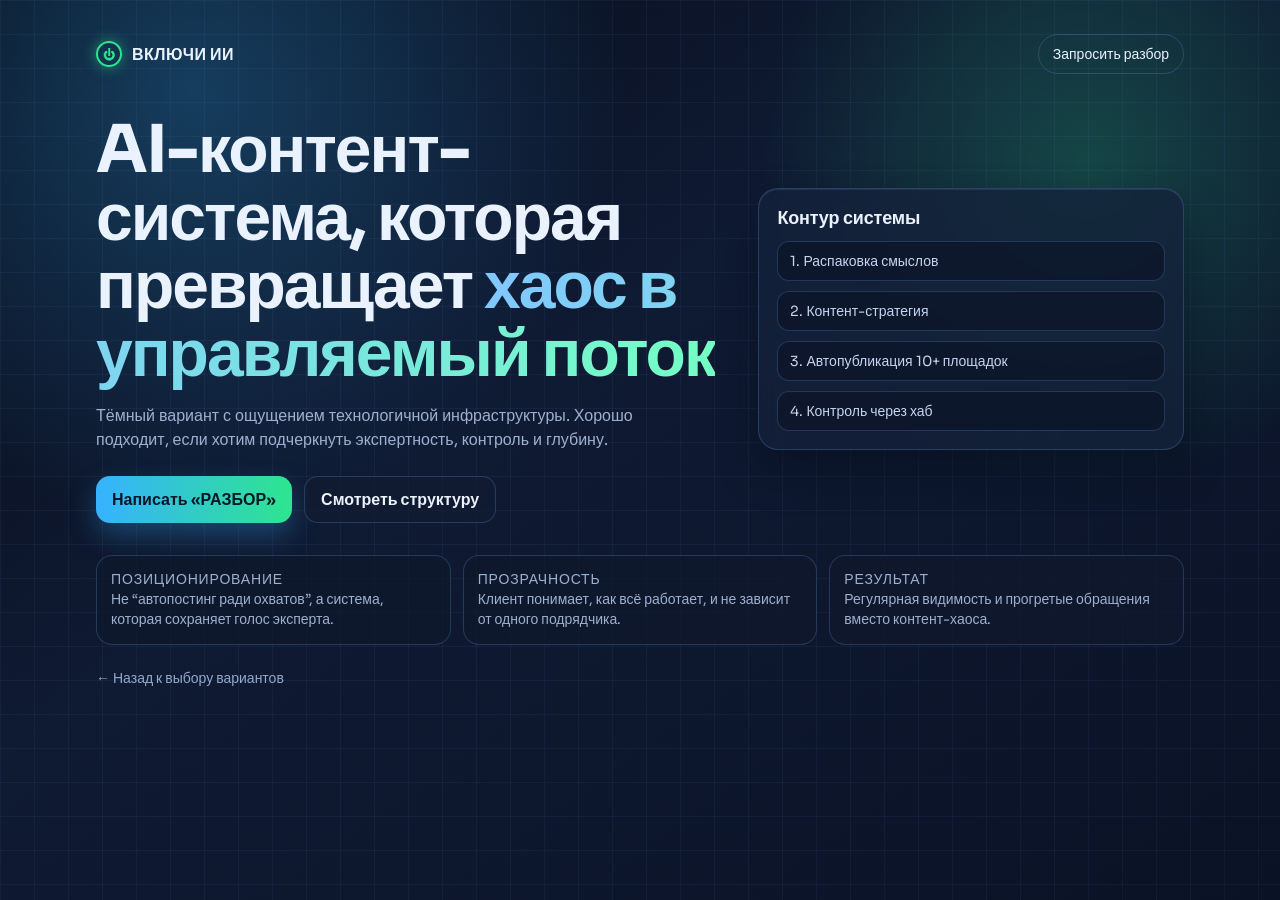
<file: style-previews/style-01-dark-system.html>
<!doctype html>
<html lang="ru">
<head>
  <meta charset="utf-8">
  <meta name="viewport" content="width=device-width, initial-scale=1">
  <title>Вариант 1 — Dark System</title>
  <link rel="preconnect" href="https://fonts.googleapis.com">
  <link rel="preconnect" href="https://fonts.gstatic.com" crossorigin>
  <link href="https://fonts.googleapis.com/css2?family=Sora:wght@400;500;700;800&display=swap" rel="stylesheet">
  <style>
    :root {
      --bg: #080d19;
      --bg-soft: #0f172a;
      --card: rgba(20, 33, 58, 0.76);
      --text: #eaf2ff;
      --muted: #9fb0ce;
      --line: rgba(122, 174, 255, 0.22);
      --accent: #36b2ff;
      --accent-2: #2ee58f;
    }

    * { box-sizing: border-box; }

    body {
      margin: 0;
      font-family: "Sora", sans-serif;
      color: var(--text);
      background:
        radial-gradient(circle at 15% 10%, rgba(54, 178, 255, 0.28), transparent 32%),
        radial-gradient(circle at 85% 18%, rgba(46, 229, 143, 0.22), transparent 25%),
        linear-gradient(145deg, #070c18, #0f1a33 42%, #0a1225);
      min-height: 100vh;
    }

    .grid-overlay {
      position: fixed;
      inset: 0;
      pointer-events: none;
      opacity: 0.3;
      background-image:
        linear-gradient(var(--line) 1px, transparent 1px),
        linear-gradient(90deg, var(--line) 1px, transparent 1px);
      background-size: 34px 34px;
    }

    .wrap {
      width: min(1120px, 100%);
      margin: 0 auto;
      padding: 24px 16px 56px;
      position: relative;
      z-index: 2;
    }

    .top {
      display: flex;
      justify-content: space-between;
      align-items: center;
      gap: 16px;
      padding: 10px 0;
    }

    .logo {
      display: inline-flex;
      align-items: center;
      gap: 10px;
      font-weight: 700;
      letter-spacing: 0.03em;
    }

    .power {
      width: 26px;
      aspect-ratio: 1;
      border-radius: 50%;
      border: 2px solid var(--accent-2);
      box-shadow: 0 0 14px rgba(46, 229, 143, 0.5);
      display: grid;
      place-items: center;
      font-size: 12px;
      color: var(--accent-2);
    }

    .ghost-btn {
      border: 1px solid var(--line);
      border-radius: 999px;
      color: var(--text);
      padding: 10px 14px;
      text-decoration: none;
      font-size: 14px;
    }

    .hero {
      margin-top: 32px;
      display: grid;
      gap: 24px;
      grid-template-columns: 1.2fr 0.8fr;
      align-items: center;
    }

    h1 {
      margin: 0;
      font-size: clamp(32px, 6.2vw, 66px);
      line-height: 1.03;
      letter-spacing: -0.03em;
      max-width: 700px;
    }

    .grad {
      background: linear-gradient(90deg, #81c7ff, #74ffc4);
      -webkit-background-clip: text;
      background-clip: text;
      color: transparent;
    }

    .lead {
      color: var(--muted);
      margin: 16px 0 0;
      max-width: 560px;
      line-height: 1.5;
    }

    .hero-actions {
      margin-top: 24px;
      display: flex;
      gap: 12px;
      flex-wrap: wrap;
    }

    .btn {
      border-radius: 14px;
      text-decoration: none;
      font-weight: 600;
      padding: 12px 16px;
      display: inline-flex;
      align-items: center;
      justify-content: center;
      transition: transform .18s ease, box-shadow .18s ease;
    }

    .btn.main {
      color: #021829;
      background: linear-gradient(90deg, #36b2ff, #2ee58f);
      box-shadow: 0 12px 28px rgba(54, 178, 255, 0.3);
    }

    .btn.alt {
      color: var(--text);
      border: 1px solid var(--line);
      background: rgba(17, 28, 50, 0.65);
    }

    .btn:hover { transform: translateY(-2px); }

    .panel {
      border: 1px solid var(--line);
      border-radius: 20px;
      background: var(--card);
      backdrop-filter: blur(8px);
      padding: 18px;
      box-shadow: inset 0 1px 0 rgba(205, 228, 255, 0.09), 0 20px 42px rgba(4, 11, 25, 0.45);
    }

    .panel h2 {
      margin: 0;
      font-size: 18px;
      letter-spacing: -0.01em;
    }

    .mini-grid {
      margin-top: 12px;
      display: grid;
      gap: 10px;
    }

    .mini-row {
      border: 1px solid var(--line);
      border-radius: 12px;
      padding: 10px 12px;
      background: rgba(12, 20, 39, 0.7);
      color: #c5d5ef;
      font-size: 14px;
    }

    .cards {
      margin-top: 32px;
      display: grid;
      gap: 12px;
      grid-template-columns: repeat(auto-fit, minmax(220px, 1fr));
    }

    .card {
      border: 1px solid var(--line);
      border-radius: 16px;
      background: rgba(15, 24, 44, 0.75);
      padding: 14px;
    }

    .kicker {
      color: #84deff;
      margin: 0 0 6px;
      font-size: 12px;
      letter-spacing: .06em;
      text-transform: uppercase;
    }

    .card p {
      margin: 0;
      color: var(--muted);
      line-height: 1.42;
      font-size: 14px;
    }

    .back {
      margin-top: 24px;
      display: inline-flex;
      color: #93a8ca;
      text-decoration: none;
      font-size: 14px;
    }

    @media (max-width: 900px) {
      .hero {
        grid-template-columns: 1fr;
      }
    }
  </style>
</head>
<body>
  <div class="grid-overlay"></div>
  <main class="wrap">
    <header class="top">
      <div class="logo"><span class="power">⏻</span>ВКЛЮЧИ ИИ</div>
      <a class="ghost-btn" href="#">Запросить разбор</a>
    </header>

    <section class="hero">
      <div>
        <h1>AI-контент-система, которая превращает <span class="grad">хаос в управляемый поток</span></h1>
        <p class="lead">Тёмный вариант с ощущением технологичной инфраструктуры. Хорошо подходит, если хотим подчеркнуть экспертность, контроль и глубину.</p>
        <div class="hero-actions">
          <a class="btn main" href="#">Написать «РАЗБОР»</a>
          <a class="btn alt" href="#">Смотреть структуру</a>
        </div>
      </div>

      <aside class="panel">
        <h2>Контур системы</h2>
        <div class="mini-grid">
          <div class="mini-row">1. Распаковка смыслов</div>
          <div class="mini-row">2. Контент-стратегия</div>
          <div class="mini-row">3. Автопубликация 10+ площадок</div>
          <div class="mini-row">4. Контроль через хаб</div>
        </div>
      </aside>
    </section>

    <section class="cards">
      <article class="card">
        <p class="kicker">Позиционирование</p>
        <p>Не “автопостинг ради охватов”, а система, которая сохраняет голос эксперта.</p>
      </article>
      <article class="card">
        <p class="kicker">Прозрачность</p>
        <p>Клиент понимает, как всё работает, и не зависит от одного подрядчика.</p>
      </article>
      <article class="card">
        <p class="kicker">Результат</p>
        <p>Регулярная видимость и прогретые обращения вместо контент-хаоса.</p>
      </article>
    </section>

    <a class="back" href="./index.html">← Назад к выбору вариантов</a>
  </main>
</body>
</html>
</file>
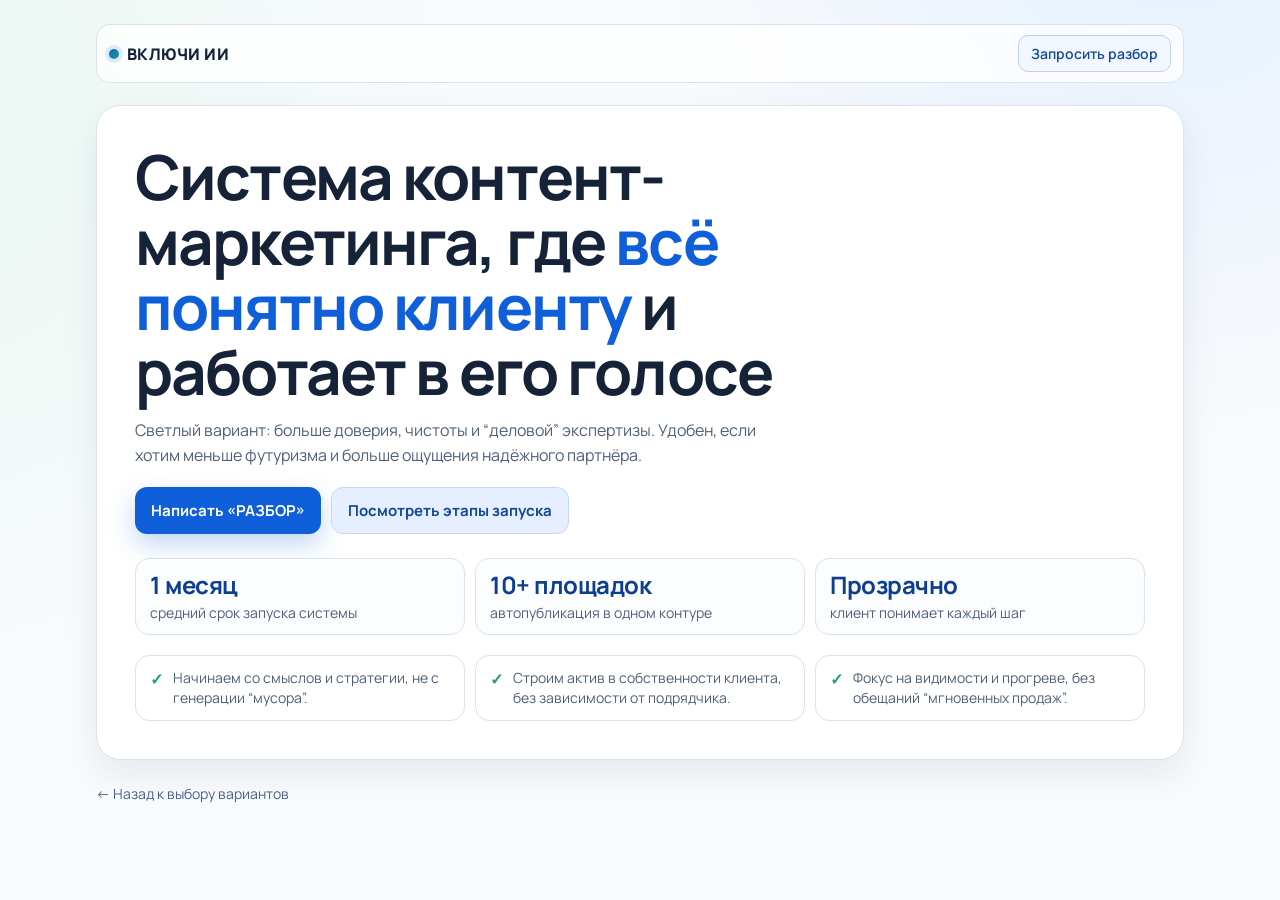
<file: style-previews/style-02-light-intelligence.html>
<!doctype html>
<html lang="ru">
<head>
  <meta charset="utf-8">
  <meta name="viewport" content="width=device-width, initial-scale=1">
  <title>Вариант 2 — Light Intelligence</title>
  <link rel="preconnect" href="https://fonts.googleapis.com">
  <link rel="preconnect" href="https://fonts.gstatic.com" crossorigin>
  <link href="https://fonts.googleapis.com/css2?family=Manrope:wght@400;500;700;800&display=swap" rel="stylesheet">
  <style>
    :root {
      --bg: #f8fafc;
      --paper: #ffffff;
      --text: #152238;
      --muted: #4f607a;
      --line: #d8e2f2;
      --accent: #0f5fdb;
      --accent-soft: #e6efff;
      --ok: #1f9f76;
    }

    * { box-sizing: border-box; }

    body {
      margin: 0;
      font-family: "Manrope", sans-serif;
      color: var(--text);
      background:
        radial-gradient(circle at 92% -10%, #e5f0ff 0%, transparent 34%),
        radial-gradient(circle at -8% 12%, #eaf8f2 0%, transparent 35%),
        var(--bg);
      min-height: 100vh;
    }

    .wrap {
      width: min(1120px, 100%);
      margin: 0 auto;
      padding: 24px 16px 52px;
    }

    .top {
      display: flex;
      justify-content: space-between;
      align-items: center;
      gap: 16px;
      background: rgba(255, 255, 255, 0.74);
      border: 1px solid var(--line);
      border-radius: 14px;
      padding: 10px 12px;
      backdrop-filter: blur(4px);
    }

    .logo {
      font-weight: 800;
      letter-spacing: .03em;
      display: inline-flex;
      align-items: center;
      gap: 8px;
    }

    .dot {
      width: 10px;
      height: 10px;
      border-radius: 50%;
      background: linear-gradient(135deg, #0f5fdb, #1f9f76);
      box-shadow: 0 0 0 4px #dceafd;
    }

    .small-btn {
      text-decoration: none;
      color: #174b95;
      border: 1px solid #bed0ed;
      border-radius: 10px;
      padding: 8px 12px;
      font-size: 14px;
      font-weight: 600;
      background: #f2f7ff;
    }

    .hero {
      margin-top: 22px;
      border: 1px solid var(--line);
      border-radius: 24px;
      background: var(--paper);
      padding: clamp(18px, 5vw, 38px);
      box-shadow: 0 14px 34px rgba(20, 39, 73, 0.08);
    }

    h1 {
      margin: 0;
      max-width: 800px;
      font-size: clamp(30px, 5vw, 62px);
      line-height: 1.05;
      letter-spacing: -0.03em;
    }

    .accent {
      color: var(--accent);
    }

    .lead {
      margin-top: 14px;
      max-width: 640px;
      color: var(--muted);
      line-height: 1.53;
    }

    .cta-row {
      margin-top: 20px;
      display: flex;
      flex-wrap: wrap;
      gap: 10px;
    }

    .btn {
      border-radius: 12px;
      padding: 12px 16px;
      text-decoration: none;
      font-weight: 700;
      font-size: 15px;
      display: inline-flex;
      align-items: center;
      justify-content: center;
    }

    .btn.main {
      background: var(--accent);
      color: #fff;
      box-shadow: 0 10px 26px rgba(15, 95, 219, 0.26);
    }

    .btn.alt {
      background: var(--accent-soft);
      color: #134896;
      border: 1px solid #c7d8f6;
    }

    .stats {
      margin-top: 24px;
      display: grid;
      gap: 10px;
      grid-template-columns: repeat(auto-fit, minmax(190px, 1fr));
    }

    .stat {
      border: 1px solid var(--line);
      border-radius: 14px;
      padding: 12px 14px;
      background: #fcfdff;
    }

    .stat strong {
      display: block;
      font-size: 24px;
      line-height: 1.15;
      letter-spacing: -0.02em;
      color: #0e3f8e;
    }

    .stat span {
      margin-top: 4px;
      display: block;
      color: var(--muted);
      font-size: 14px;
    }

    .list {
      margin-top: 20px;
      display: grid;
      gap: 10px;
      grid-template-columns: repeat(auto-fit, minmax(240px, 1fr));
    }

    .item {
      border: 1px solid var(--line);
      border-radius: 14px;
      background: #fff;
      padding: 12px 14px;
      display: flex;
      gap: 10px;
      align-items: flex-start;
    }

    .check {
      color: var(--ok);
      font-weight: 800;
    }

    .item p {
      margin: 0;
      color: var(--muted);
      line-height: 1.42;
      font-size: 14px;
    }

    .back {
      margin-top: 24px;
      display: inline-flex;
      text-decoration: none;
      color: #49628e;
      font-size: 14px;
    }
  </style>
</head>
<body>
  <main class="wrap">
    <header class="top">
      <div class="logo"><span class="dot"></span>ВКЛЮЧИ ИИ</div>
      <a class="small-btn" href="#">Запросить разбор</a>
    </header>

    <section class="hero">
      <h1>Система контент-маркетинга, где <span class="accent">всё понятно клиенту</span> и работает в его голосе</h1>
      <p class="lead">Светлый вариант: больше доверия, чистоты и “деловой” экспертизы. Удобен, если хотим меньше футуризма и больше ощущения надёжного партнёра.</p>

      <div class="cta-row">
        <a class="btn main" href="#">Написать «РАЗБОР»</a>
        <a class="btn alt" href="#">Посмотреть этапы запуска</a>
      </div>

      <div class="stats">
        <div class="stat">
          <strong>1 месяц</strong>
          <span>средний срок запуска системы</span>
        </div>
        <div class="stat">
          <strong>10+ площадок</strong>
          <span>автопубликация в одном контуре</span>
        </div>
        <div class="stat">
          <strong>Прозрачно</strong>
          <span>клиент понимает каждый шаг</span>
        </div>
      </div>

      <div class="list">
        <article class="item"><span class="check">✓</span><p>Начинаем со смыслов и стратегии, не с генерации “мусора”.</p></article>
        <article class="item"><span class="check">✓</span><p>Строим актив в собственности клиента, без зависимости от подрядчика.</p></article>
        <article class="item"><span class="check">✓</span><p>Фокус на видимости и прогреве, без обещаний “мгновенных продаж”.</p></article>
      </div>
    </section>

    <a class="back" href="./index.html">← Назад к выбору вариантов</a>
  </main>
</body>
</html>
</file>
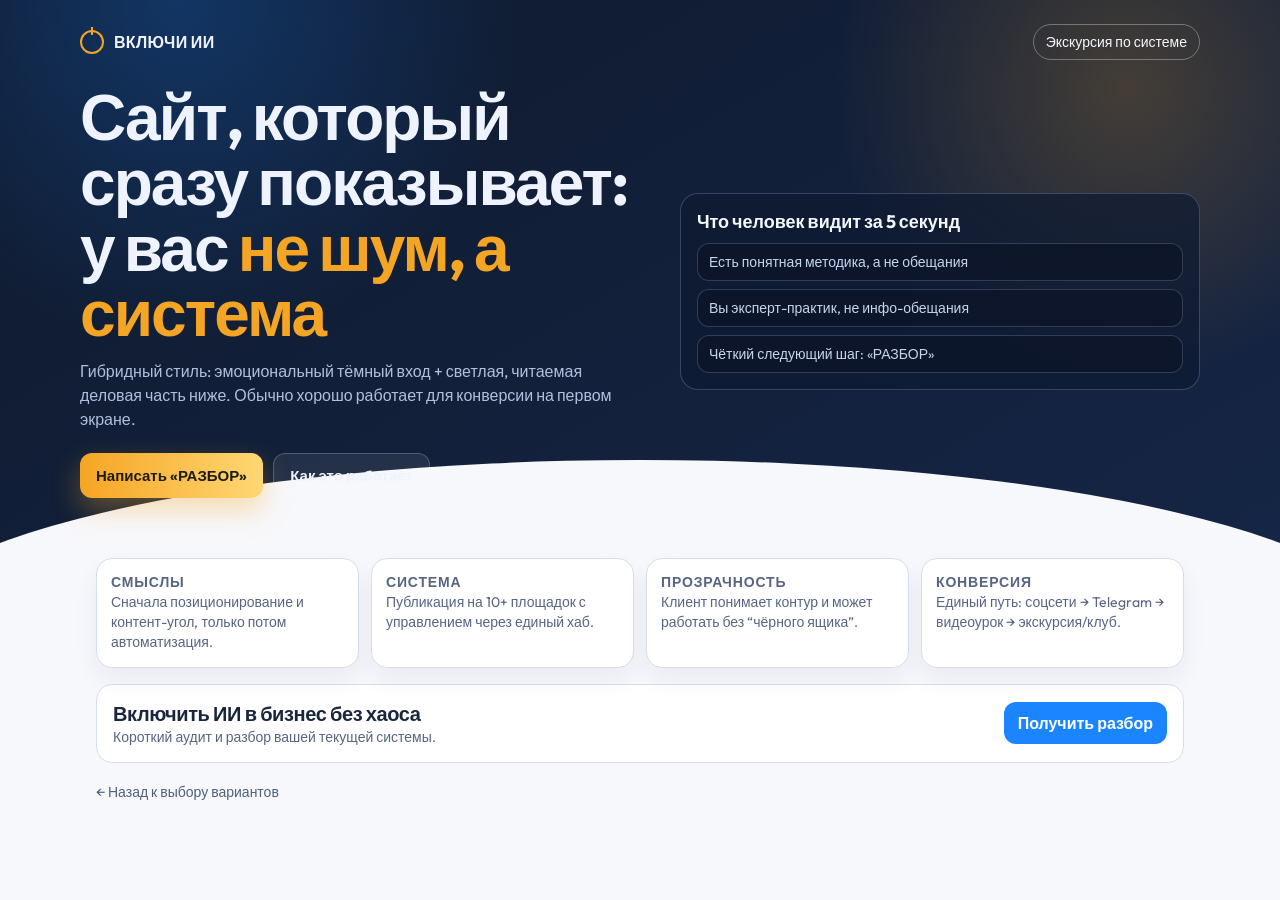
<file: style-previews/style-03-hybrid-pulse.html>
<!doctype html>
<html lang="ru">
<head>
  <meta charset="utf-8">
  <meta name="viewport" content="width=device-width, initial-scale=1">
  <title>Вариант 3 — Hybrid Pulse</title>
  <link rel="preconnect" href="https://fonts.googleapis.com">
  <link rel="preconnect" href="https://fonts.gstatic.com" crossorigin>
  <link href="https://fonts.googleapis.com/css2?family=Outfit:wght@400;500;700;800&display=swap" rel="stylesheet">
  <style>
    :root {
      --dark: #0f1a2e;
      --dark-2: #152545;
      --light: #f7f8fc;
      --text: #1a263c;
      --muted: #586582;
      --accent: #f5a524;
      --accent-2: #1b85ff;
      --line: #d6deed;
      --white: #ffffff;
    }

    * { box-sizing: border-box; }

    body {
      margin: 0;
      font-family: "Outfit", sans-serif;
      color: var(--text);
      background: var(--light);
    }

    .hero {
      color: #eef3ff;
      background:
        radial-gradient(circle at 88% 16%, rgba(245, 165, 36, 0.22), transparent 24%),
        radial-gradient(circle at 14% 0%, rgba(27, 133, 255, 0.25), transparent 28%),
        linear-gradient(150deg, var(--dark), var(--dark-2));
      padding: 24px 16px 52px;
      position: relative;
      overflow: hidden;
    }

    .hero::after {
      content: "";
      position: absolute;
      left: -120px;
      right: -120px;
      bottom: -90px;
      height: 180px;
      background: var(--light);
      border-radius: 50% 50% 0 0 / 100% 100% 0 0;
    }

    .inner {
      width: min(1120px, 100%);
      margin: 0 auto;
      position: relative;
      z-index: 2;
    }

    .top {
      display: flex;
      justify-content: space-between;
      align-items: center;
      gap: 14px;
    }

    .logo {
      font-weight: 800;
      letter-spacing: .02em;
      display: inline-flex;
      align-items: center;
      gap: 10px;
    }

    .ring {
      width: 24px;
      aspect-ratio: 1;
      border-radius: 50%;
      border: 2px solid var(--accent);
      position: relative;
    }

    .ring::before {
      content: "";
      position: absolute;
      width: 2px;
      height: 8px;
      background: var(--accent);
      top: -5px;
      left: 50%;
      transform: translateX(-50%);
    }

    .top a {
      text-decoration: none;
      color: #f4f8ff;
      border: 1px solid rgba(233, 241, 255, 0.35);
      border-radius: 999px;
      padding: 8px 12px;
      font-size: 14px;
    }

    .hero-grid {
      margin-top: 24px;
      display: grid;
      gap: 22px;
      grid-template-columns: 1fr 0.9fr;
      align-items: center;
    }

    h1 {
      margin: 0;
      font-size: clamp(32px, 5.8vw, 64px);
      line-height: 1.02;
      letter-spacing: -0.03em;
      max-width: 680px;
    }

    .hl {
      color: var(--accent);
    }

    .lead {
      margin: 14px 0 0;
      color: #afc0de;
      max-width: 560px;
      line-height: 1.5;
    }

    .row {
      margin-top: 22px;
      display: flex;
      gap: 10px;
      flex-wrap: wrap;
    }

    .btn {
      text-decoration: none;
      display: inline-flex;
      align-items: center;
      justify-content: center;
      border-radius: 12px;
      padding: 12px 16px;
      font-weight: 700;
      font-size: 15px;
    }

    .btn.main {
      color: #1e1d14;
      background: linear-gradient(90deg, #f5a524, #ffd773);
      box-shadow: 0 12px 28px rgba(245, 165, 36, 0.35);
    }

    .btn.alt {
      color: #eef3ff;
      background: rgba(255, 255, 255, 0.08);
      border: 1px solid rgba(225, 236, 255, 0.22);
    }

    .signal {
      background: rgba(14, 26, 50, 0.68);
      border: 1px solid rgba(180, 206, 244, 0.24);
      border-radius: 18px;
      padding: 16px;
    }

    .signal h2 {
      margin: 0;
      font-size: 18px;
      color: #f3f7ff;
    }

    .signal ul {
      margin: 10px 0 0;
      padding: 0;
      list-style: none;
      display: grid;
      gap: 8px;
    }

    .signal li {
      background: rgba(13, 21, 39, 0.75);
      border: 1px solid rgba(178, 199, 233, 0.22);
      border-radius: 12px;
      padding: 9px 11px;
      color: #c6d4ec;
      font-size: 14px;
    }

    .content {
      width: min(1120px, 100%);
      margin: 0 auto;
      padding: 4px 16px 48px;
    }

    .cards {
      margin-top: 4px;
      display: grid;
      gap: 12px;
      grid-template-columns: repeat(auto-fit, minmax(230px, 1fr));
    }

    .card {
      background: var(--white);
      border: 1px solid var(--line);
      border-radius: 16px;
      padding: 14px;
      box-shadow: 0 12px 24px rgba(19, 34, 66, 0.06);
    }

    .label {
      color: var(--accent-2);
      margin: 0 0 6px;
      text-transform: uppercase;
      letter-spacing: .06em;
      font-size: 11px;
      font-weight: 700;
    }

    .card p {
      margin: 0;
      line-height: 1.42;
      color: var(--muted);
      font-size: 14px;
    }

    .final-cta {
      margin-top: 16px;
      border: 1px solid var(--line);
      border-radius: 16px;
      background: #fff;
      padding: 16px;
      display: flex;
      justify-content: space-between;
      align-items: center;
      gap: 12px;
      flex-wrap: wrap;
    }

    .final-cta strong {
      display: block;
      font-size: 20px;
      letter-spacing: -0.02em;
    }

    .final-cta span {
      color: var(--muted);
      font-size: 14px;
    }

    .final-cta a {
      text-decoration: none;
      padding: 11px 14px;
      border-radius: 12px;
      background: var(--accent-2);
      color: #fff;
      font-weight: 700;
    }

    .back {
      margin-top: 20px;
      display: inline-flex;
      text-decoration: none;
      color: #4f607e;
      font-size: 14px;
    }

    @media (max-width: 920px) {
      .hero-grid {
        grid-template-columns: 1fr;
      }
    }
  </style>
</head>
<body>
  <header class="hero">
    <div class="inner">
      <div class="top">
        <div class="logo"><span class="ring"></span>ВКЛЮЧИ ИИ</div>
        <a href="#">Экскурсия по системе</a>
      </div>

      <div class="hero-grid">
        <div>
          <h1>Сайт, который сразу показывает: у вас <span class="hl">не шум, а система</span></h1>
          <p class="lead">Гибридный стиль: эмоциональный тёмный вход + светлая, читаемая деловая часть ниже. Обычно хорошо работает для конверсии на первом экране.</p>
          <div class="row">
            <a class="btn main" href="#">Написать «РАЗБОР»</a>
            <a class="btn alt" href="#">Как это работает</a>
          </div>
        </div>

        <aside class="signal">
          <h2>Что человек видит за 5 секунд</h2>
          <ul>
            <li>Есть понятная методика, а не обещания</li>
            <li>Вы эксперт-практик, не инфо-обещания</li>
            <li>Чёткий следующий шаг: «РАЗБОР»</li>
          </ul>
        </aside>
      </div>
    </div>
  </header>

  <main class="content">
    <section class="cards">
      <article class="card">
        <p class="label">Смыслы</p>
        <p>Сначала позиционирование и контент-угол, только потом автоматизация.</p>
      </article>
      <article class="card">
        <p class="label">Система</p>
        <p>Публикация на 10+ площадок с управлением через единый хаб.</p>
      </article>
      <article class="card">
        <p class="label">Прозрачность</p>
        <p>Клиент понимает контур и может работать без “чёрного ящика”.</p>
      </article>
      <article class="card">
        <p class="label">Конверсия</p>
        <p>Единый путь: соцсети → Telegram → видеоурок → экскурсия/клуб.</p>
      </article>
    </section>

    <section class="final-cta">
      <div>
        <strong>Включить ИИ в бизнес без хаоса</strong>
        <span>Короткий аудит и разбор вашей текущей системы.</span>
      </div>
      <a href="#">Получить разбор</a>
    </section>

    <a class="back" href="./index.html">← Назад к выбору вариантов</a>
  </main>
</body>
</html>
</file>
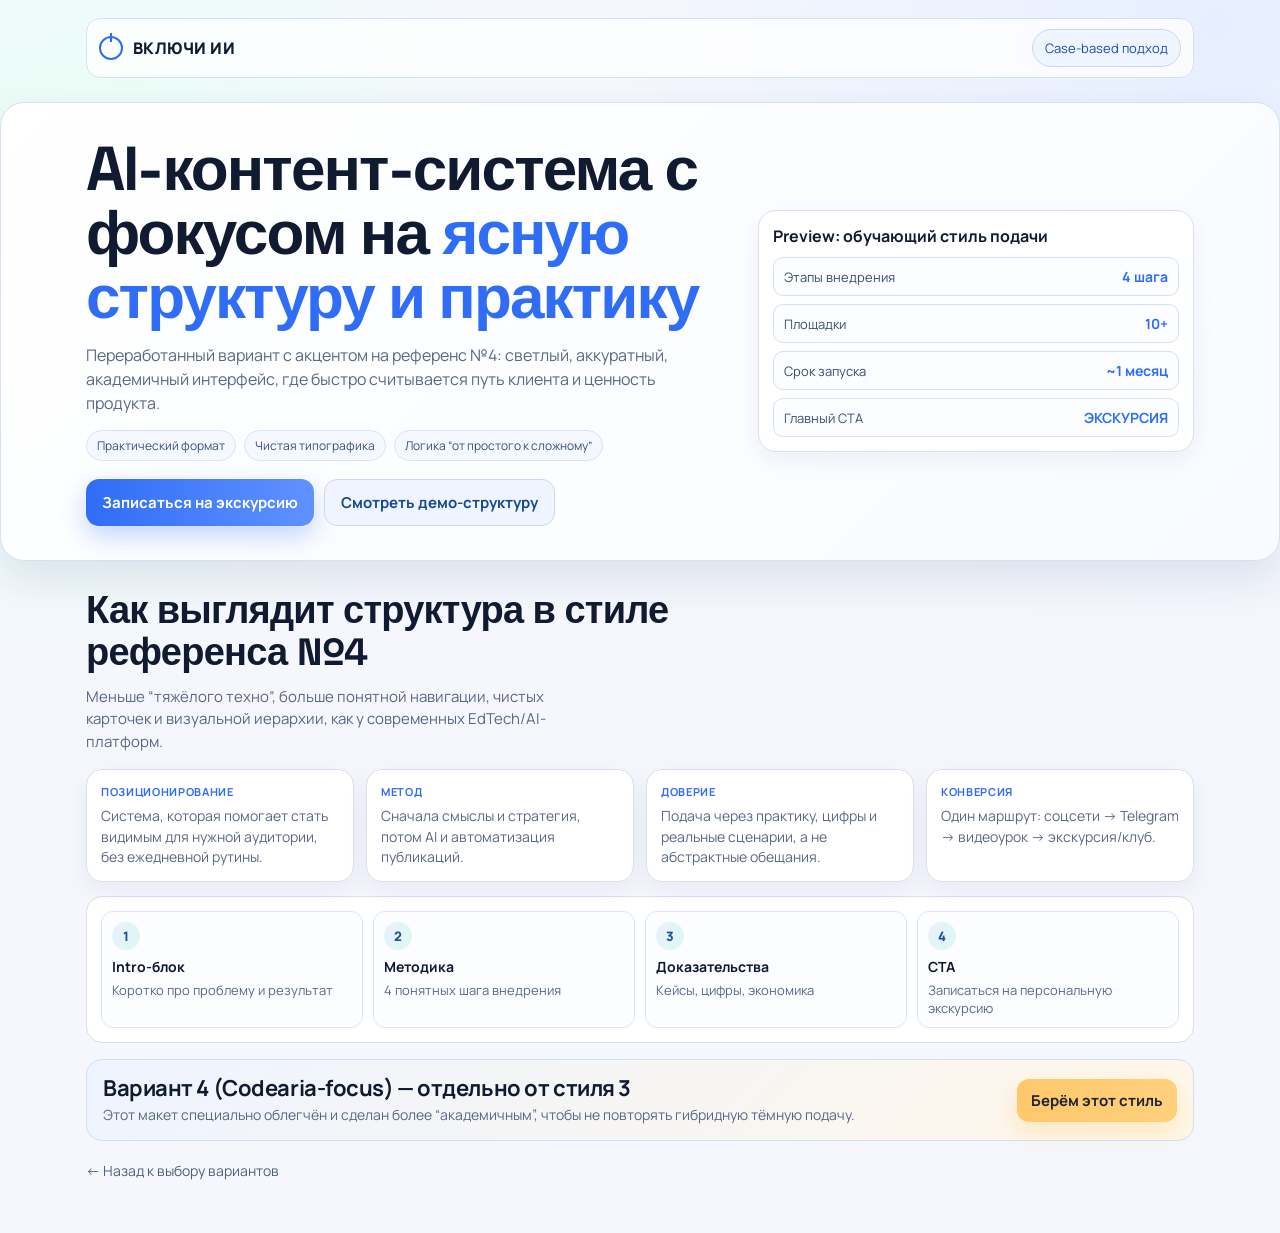
<file: style-previews/style-04-ranked-mix.html>
<!doctype html>
<html lang="ru">
<head>
  <meta charset="utf-8">
  <meta name="viewport" content="width=device-width, initial-scale=1">
  <title>Вариант 4 — Ranked Mix (Codearia Focus)</title>
  <link rel="preconnect" href="https://fonts.googleapis.com">
  <link rel="preconnect" href="https://fonts.gstatic.com" crossorigin>
  <link href="https://fonts.googleapis.com/css2?family=Manrope:wght@400;500;700;800&family=Space+Grotesk:wght@500;700&display=swap" rel="stylesheet">
  <style>
    :root {
      --bg: #f5f7fd;
      --paper: #ffffff;
      --ink: #101b31;
      --muted: #5a6885;
      --line: #d7e0f0;
      --blue: #2f6df6;
      --blue-soft: #e9f0ff;
      --mint: #ddf8ee;
      --sun: #ffd07d;
      --shadow-lg: 0 18px 44px rgba(23, 41, 79, 0.10);
      --shadow-sm: 0 8px 24px rgba(23, 41, 79, 0.06);
    }

    * { box-sizing: border-box; }

    body {
      margin: 0;
      font-family: "Manrope", sans-serif;
      color: var(--ink);
      background:
        radial-gradient(circle at 95% 2%, #e7efff 0%, transparent 36%),
        radial-gradient(circle at 6% 18%, #e7fff5 0%, transparent 30%),
        var(--bg);
    }

    .wrap {
      width: min(1140px, 100%);
      margin: 0 auto;
      padding: 0 16px;
    }

    .topbar {
      padding: 18px 0 10px;
    }

    .top {
      display: flex;
      justify-content: space-between;
      align-items: center;
      gap: 14px;
      border: 1px solid var(--line);
      background: rgba(255, 255, 255, 0.72);
      backdrop-filter: blur(6px);
      border-radius: 14px;
      padding: 10px 12px;
    }

    .brand {
      display: inline-flex;
      align-items: center;
      gap: 10px;
      font-weight: 800;
      letter-spacing: .03em;
      color: var(--ink);
    }

    .power {
      width: 24px;
      aspect-ratio: 1;
      border-radius: 50%;
      border: 2px solid var(--blue);
      position: relative;
    }

    .power::before {
      content: "";
      position: absolute;
      width: 2px;
      height: 9px;
      background: var(--blue);
      top: -5px;
      left: 50%;
      transform: translateX(-50%);
    }

    .top a {
      text-decoration: none;
      color: #1a4cae;
      font-size: 13px;
      padding: 9px 12px;
      border-radius: 999px;
      border: 1px solid #c7d8f6;
      background: #eff5ff;
    }

    .hero {
      margin-top: 14px;
      border: 1px solid var(--line);
      border-radius: 24px;
      background: linear-gradient(135deg, #ffffff 0%, #f8fbff 100%);
      box-shadow: var(--shadow-lg);
      padding: clamp(18px, 5vw, 34px);
    }

    .hero-grid {
      display: grid;
      gap: 18px;
      grid-template-columns: 1.2fr 0.8fr;
      align-items: center;
    }

    h1 {
      margin: 0;
      font-family: "Space Grotesk", sans-serif;
      font-size: clamp(32px, 5.6vw, 62px);
      line-height: 1.03;
      letter-spacing: -0.03em;
      max-width: 720px;
    }

    .h-accent {
      color: var(--blue);
    }

    .lead {
      margin: 14px 0 0;
      color: var(--muted);
      line-height: 1.52;
      max-width: 600px;
      font-size: 16px;
    }

    .chips {
      margin-top: 14px;
      display: flex;
      flex-wrap: wrap;
      gap: 8px;
    }

    .chip {
      font-size: 12px;
      padding: 6px 10px;
      border-radius: 999px;
      border: 1px solid #d8e3f8;
      background: #f5f8ff;
      color: #35527f;
    }

    .cta-row {
      margin-top: 18px;
      display: flex;
      flex-wrap: wrap;
      gap: 10px;
    }

    .btn {
      text-decoration: none;
      display: inline-flex;
      align-items: center;
      justify-content: center;
      border-radius: 13px;
      padding: 12px 16px;
      font-weight: 700;
      font-size: 15px;
      transition: transform .18s ease;
    }

    .btn:hover { transform: translateY(-2px); }

    .btn-main {
      color: #fff;
      background: linear-gradient(90deg, var(--blue), #6091ff);
      box-shadow: 0 10px 26px rgba(47, 109, 246, 0.28);
    }

    .btn-alt {
      color: #184893;
      border: 1px solid #c9d9f6;
      background: #eff5ff;
    }

    .preview {
      border-radius: 18px;
      border: 1px solid var(--line);
      background: var(--paper);
      padding: 14px;
      box-shadow: var(--shadow-sm);
    }

    .preview h2 {
      margin: 0;
      font-size: 16px;
      color: var(--ink);
    }

    .metric {
      margin-top: 10px;
      display: grid;
      gap: 8px;
    }

    .metric-row {
      border: 1px solid var(--line);
      border-radius: 10px;
      background: #fbfdff;
      padding: 9px 10px;
      display: flex;
      justify-content: space-between;
      align-items: center;
      font-size: 13px;
      color: #3a4d72;
    }

    .metric-row strong {
      color: var(--blue);
      font-size: 14px;
    }

    .content {
      width: min(1140px, 100%);
      margin: 0 auto;
      padding: 18px 16px 52px;
    }

    .section-head {
      display: flex;
      justify-content: space-between;
      align-items: end;
      gap: 12px;
      flex-wrap: wrap;
    }

    .section-head h3 {
      margin: 10px 0 0;
      font-family: "Space Grotesk", sans-serif;
      font-size: clamp(24px, 3vw, 38px);
      line-height: 1.12;
      letter-spacing: -0.02em;
      max-width: 760px;
    }

    .section-head p {
      margin: 0;
      color: var(--muted);
      max-width: 520px;
      font-size: 15px;
      line-height: 1.5;
    }

    .grid {
      margin-top: 16px;
      display: grid;
      gap: 12px;
      grid-template-columns: repeat(auto-fit, minmax(240px, 1fr));
    }

    .card {
      background: var(--paper);
      border: 1px solid var(--line);
      border-radius: 16px;
      padding: 14px;
      box-shadow: var(--shadow-sm);
    }

    .card .k {
      margin: 0 0 6px;
      color: var(--blue);
      font-weight: 700;
      font-size: 11px;
      letter-spacing: .06em;
      text-transform: uppercase;
    }

    .card p {
      margin: 0;
      color: var(--muted);
      line-height: 1.46;
      font-size: 14px;
    }

    .roadmap {
      margin-top: 14px;
      border: 1px solid var(--line);
      border-radius: 16px;
      background: var(--paper);
      padding: 14px;
      display: grid;
      gap: 10px;
      grid-template-columns: repeat(auto-fit, minmax(170px, 1fr));
    }

    .step {
      border: 1px solid #dde5f3;
      border-radius: 12px;
      padding: 10px;
      background: #fcfdff;
    }

    .num {
      width: 28px;
      height: 28px;
      border-radius: 50%;
      display: grid;
      place-items: center;
      background: linear-gradient(135deg, var(--blue-soft), var(--mint));
      color: #234f9e;
      font-weight: 800;
      font-size: 13px;
      margin-bottom: 8px;
    }

    .step strong {
      display: block;
      font-size: 14px;
      line-height: 1.32;
    }

    .step span {
      margin-top: 4px;
      display: block;
      color: var(--muted);
      font-size: 13px;
    }

    .final {
      margin-top: 16px;
      border: 1px solid #cfe0f6;
      background: linear-gradient(135deg, #eef4ff, #fff7e9);
      border-radius: 16px;
      padding: 16px;
      display: flex;
      justify-content: space-between;
      align-items: center;
      gap: 12px;
      flex-wrap: wrap;
    }

    .final strong {
      display: block;
      font-size: 22px;
      line-height: 1.15;
      letter-spacing: -0.02em;
    }

    .final span {
      display: block;
      margin-top: 4px;
      color: var(--muted);
      font-size: 14px;
    }

    .final a {
      text-decoration: none;
      border-radius: 12px;
      padding: 11px 14px;
      background: linear-gradient(90deg, #ffc86a, var(--sun));
      color: #1f2531;
      font-weight: 700;
      font-size: 15px;
      box-shadow: 0 10px 24px rgba(255, 200, 106, 0.35);
    }

    .back {
      margin-top: 20px;
      display: inline-flex;
      text-decoration: none;
      color: #4f607d;
      font-size: 14px;
    }

    @media (max-width: 940px) {
      .hero-grid {
        grid-template-columns: 1fr;
      }
    }
  </style>
</head>
<body>
  <div class="topbar">
    <div class="wrap">
      <div class="top">
        <div class="brand"><span class="power"></span>ВКЛЮЧИ ИИ</div>
        <a href="#">Case-based подход</a>
      </div>
    </div>
  </div>

  <header class="hero">
    <div class="wrap">
      <div class="hero-grid">
        <div>
          <h1>AI-контент-система с фокусом на <span class="h-accent">ясную структуру и практику</span></h1>
          <p class="lead">Переработанный вариант с акцентом на референс №4: светлый, аккуратный, академичный интерфейс, где быстро считывается путь клиента и ценность продукта.</p>
          <div class="chips">
            <span class="chip">Практический формат</span>
            <span class="chip">Чистая типографика</span>
            <span class="chip">Логика “от простого к сложному”</span>
          </div>
          <div class="cta-row">
            <a class="btn btn-main" href="#">Записаться на экскурсию</a>
            <a class="btn btn-alt" href="#">Смотреть демо-структуру</a>
          </div>
        </div>

        <aside class="preview">
          <h2>Preview: обучающий стиль подачи</h2>
          <div class="metric">
            <div class="metric-row"><span>Этапы внедрения</span><strong>4 шага</strong></div>
            <div class="metric-row"><span>Площадки</span><strong>10+</strong></div>
            <div class="metric-row"><span>Срок запуска</span><strong>~1 месяц</strong></div>
            <div class="metric-row"><span>Главный CTA</span><strong>ЭКСКУРСИЯ</strong></div>
          </div>
        </aside>
      </div>
    </div>
  </header>

  <main class="content">
    <section class="section-head">
      <h3>Как выглядит структура в стиле референса №4</h3>
      <p>Меньше “тяжёлого техно”, больше понятной навигации, чистых карточек и визуальной иерархии, как у современных EdTech/AI-платформ.</p>
    </section>

    <section class="grid">
      <article class="card">
        <p class="k">Позиционирование</p>
        <p>Система, которая помогает стать видимым для нужной аудитории, без ежедневной рутины.</p>
      </article>
      <article class="card">
        <p class="k">Метод</p>
        <p>Сначала смыслы и стратегия, потом AI и автоматизация публикаций.</p>
      </article>
      <article class="card">
        <p class="k">Доверие</p>
        <p>Подача через практику, цифры и реальные сценарии, а не абстрактные обещания.</p>
      </article>
      <article class="card">
        <p class="k">Конверсия</p>
        <p>Один маршрут: соцсети → Telegram → видеоурок → экскурсия/клуб.</p>
      </article>
    </section>

    <section class="roadmap">
      <article class="step">
        <div class="num">1</div>
        <strong>Intro-блок</strong>
        <span>Коротко про проблему и результат</span>
      </article>
      <article class="step">
        <div class="num">2</div>
        <strong>Методика</strong>
        <span>4 понятных шага внедрения</span>
      </article>
      <article class="step">
        <div class="num">3</div>
        <strong>Доказательства</strong>
        <span>Кейсы, цифры, экономика</span>
      </article>
      <article class="step">
        <div class="num">4</div>
        <strong>CTA</strong>
        <span>Записаться на персональную экскурсию</span>
      </article>
    </section>

    <section class="final">
      <div>
        <strong>Вариант 4 (Codearia-focus) — отдельно от стиля 3</strong>
        <span>Этот макет специально облегчён и сделан более “академичным”, чтобы не повторять гибридную тёмную подачу.</span>
      </div>
      <a href="#">Берём этот стиль</a>
    </section>

    <a class="back" href="./index.html">← Назад к выбору вариантов</a>
  </main>
</body>
</html>
</file>
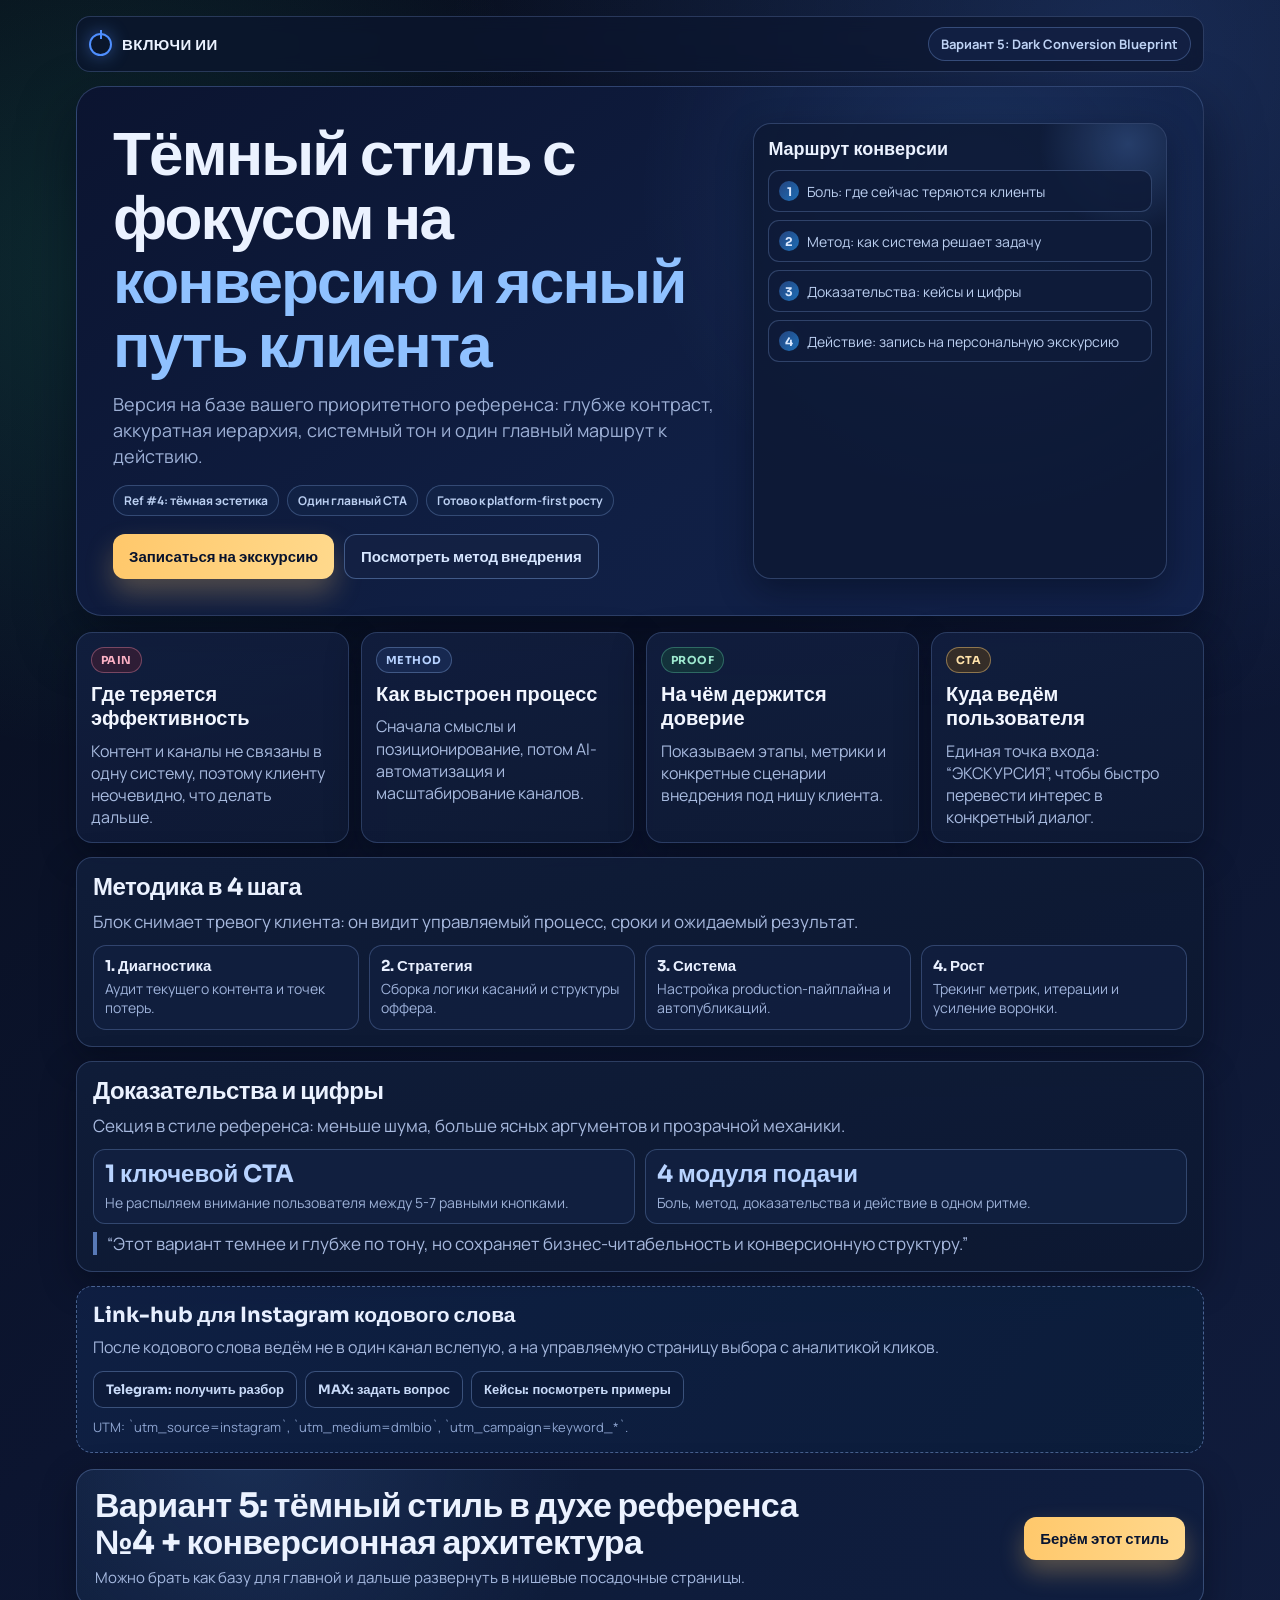
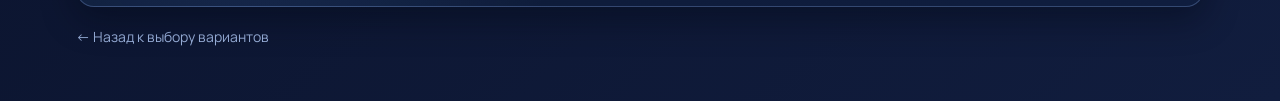
<file: style-previews/style-05-conversion-blueprint.html>
<!doctype html>
<html lang="ru">
<head>
  <meta charset="utf-8">
  <meta name="viewport" content="width=device-width, initial-scale=1">
  <title>Вариант 5 — Dark Conversion Blueprint</title>
  <link rel="preconnect" href="https://fonts.googleapis.com">
  <link rel="preconnect" href="https://fonts.gstatic.com" crossorigin>
  <link href="https://fonts.googleapis.com/css2?family=Manrope:wght@400;500;600;700;800&family=Sora:wght@500;600;700;800&display=swap" rel="stylesheet">
  <style>
    :root {
      --bg-0: #070d1a;
      --bg-1: #0c1530;
      --bg-2: #111d3e;
      --card: #101c38;
      --card-soft: #132346;
      --line: #22345e;
      --ink: #ebf2ff;
      --muted: #9db0d6;
      --blue: #4f8fff;
      --blue-2: #6ca5ff;
      --mint: #2fd39f;
      --amber: #ffc86b;
      --shadow-lg: 0 24px 54px rgba(3, 8, 20, 0.55);
      --shadow-md: 0 12px 34px rgba(3, 8, 20, 0.42);
    }

    * {
      box-sizing: border-box;
    }

    body {
      margin: 0;
      color: var(--ink);
      font-family: "Manrope", sans-serif;
      background:
        radial-gradient(circle at 88% 3%, rgba(80, 140, 255, 0.20) 0%, transparent 34%),
        radial-gradient(circle at 8% 16%, rgba(47, 211, 159, 0.14) 0%, transparent 26%),
        linear-gradient(140deg, var(--bg-0), var(--bg-1) 54%, var(--bg-2));
      min-height: 100vh;
    }

    .site {
      width: min(1160px, 100%);
      margin: 0 auto;
      padding: 16px 16px 54px;
    }

    .topbar {
      border: 1px solid rgba(128, 160, 225, 0.26);
      border-radius: 14px;
      background: rgba(12, 22, 47, 0.72);
      backdrop-filter: blur(8px);
      padding: 10px 12px;
      display: flex;
      align-items: center;
      justify-content: space-between;
      gap: 12px;
      animation: reveal .55s ease both;
    }

    .brand {
      display: inline-flex;
      align-items: center;
      gap: 10px;
      font-family: "Sora", sans-serif;
      font-size: 15px;
      font-weight: 800;
      letter-spacing: 0.03em;
      text-transform: uppercase;
    }

    .power {
      width: 23px;
      aspect-ratio: 1;
      border-radius: 50%;
      border: 2px solid var(--blue);
      position: relative;
      box-shadow: 0 0 18px rgba(79, 143, 255, 0.45);
    }

    .power::before {
      content: "";
      position: absolute;
      width: 2px;
      height: 9px;
      background: var(--blue);
      top: -5px;
      left: 50%;
      transform: translateX(-50%);
    }

    .chip {
      border: 1px solid rgba(124, 161, 228, 0.34);
      border-radius: 999px;
      background: rgba(20, 34, 70, 0.84);
      color: #bed2f4;
      font-size: 13px;
      font-weight: 700;
      padding: 7px 12px;
      white-space: nowrap;
    }

    .hero {
      margin-top: 14px;
      border: 1px solid rgba(125, 158, 220, 0.28);
      border-radius: 26px;
      overflow: hidden;
      box-shadow: var(--shadow-lg);
      background:
        radial-gradient(circle at 80% 20%, rgba(95, 162, 255, 0.15) 0%, transparent 34%),
        linear-gradient(145deg, #0b1430 0%, #101f44 62%, #12224b 100%);
    }

    .hero-grid {
      display: grid;
      grid-template-columns: 1.2fr 0.8fr;
      gap: 20px;
      padding: clamp(18px, 5vw, 36px);
      align-items: center;
    }

    h1 {
      margin: 0;
      font-family: "Sora", sans-serif;
      font-size: clamp(31px, 5.8vw, 62px);
      line-height: 1.03;
      letter-spacing: -0.03em;
      max-width: 770px;
      animation: reveal .65s ease both;
    }

    .hl {
      color: #8fc1ff;
    }

    .lead {
      margin: 14px 0 0;
      color: var(--muted);
      font-size: 18px;
      line-height: 1.42;
      max-width: 630px;
      animation: reveal .75s ease both;
    }

    .tags {
      margin-top: 16px;
      display: flex;
      flex-wrap: wrap;
      gap: 8px;
      animation: reveal .85s ease both;
    }

    .tag {
      border: 1px solid rgba(136, 168, 226, 0.30);
      border-radius: 999px;
      background: rgba(18, 35, 72, 0.86);
      color: #bbcff1;
      font-size: 12px;
      font-weight: 700;
      padding: 6px 10px;
    }

    .cta-row {
      margin-top: 18px;
      display: flex;
      flex-wrap: wrap;
      gap: 10px;
      animation: reveal .95s ease both;
    }

    .btn {
      text-decoration: none;
      display: inline-flex;
      align-items: center;
      justify-content: center;
      border-radius: 12px;
      padding: 12px 16px;
      font-family: "Sora", sans-serif;
      font-size: 15px;
      font-weight: 700;
      transition: transform .18s ease, box-shadow .18s ease, border-color .18s ease;
    }

    .btn:hover {
      transform: translateY(-2px);
    }

    .btn-main {
      color: #06112c;
      background: linear-gradient(100deg, var(--amber), #ffd98c);
      box-shadow: 0 14px 28px rgba(255, 200, 107, 0.28);
    }

    .btn-alt {
      color: #d6e6ff;
      border: 1px solid rgba(123, 159, 220, 0.45);
      background: rgba(20, 34, 68, 0.90);
    }

    .btn-alt:hover {
      border-color: rgba(161, 190, 243, 0.76);
      box-shadow: 0 12px 28px rgba(10, 25, 54, 0.52);
    }

    .route {
      border: 1px solid rgba(123, 157, 218, 0.30);
      border-radius: 18px;
      background: rgba(13, 24, 51, 0.80);
      box-shadow: var(--shadow-md);
      padding: 14px;
      align-self: stretch;
      display: flex;
      flex-direction: column;
      gap: 10px;
      position: relative;
      overflow: hidden;
      animation: reveal 1.05s ease both;
    }

    .route::before {
      content: "";
      position: absolute;
      width: 180px;
      height: 180px;
      right: -52px;
      top: -70px;
      border-radius: 50%;
      background: radial-gradient(circle, rgba(109, 165, 255, 0.25), transparent 70%);
      animation: glow 4s ease-in-out infinite;
    }

    .route h2 {
      margin: 0;
      font-family: "Sora", sans-serif;
      font-size: 18px;
      line-height: 1.24;
      position: relative;
      z-index: 1;
    }

    .flow {
      margin: 0;
      padding: 0;
      list-style: none;
      display: grid;
      gap: 8px;
      position: relative;
      z-index: 1;
    }

    .flow li {
      border: 1px solid rgba(125, 158, 219, 0.30);
      border-radius: 11px;
      background: rgba(15, 28, 58, 0.88);
      color: #bbcff0;
      font-size: 14px;
      padding: 10px;
      display: flex;
      gap: 8px;
      align-items: center;
    }

    .idx {
      width: 20px;
      height: 20px;
      border-radius: 50%;
      background: linear-gradient(130deg, #24447f, #1d6fb7);
      color: #d9e8ff;
      display: grid;
      place-items: center;
      flex-shrink: 0;
      font-family: "Sora", sans-serif;
      font-size: 12px;
      font-weight: 700;
    }

    .core {
      margin-top: 16px;
      display: grid;
      gap: 12px;
      grid-template-columns: repeat(auto-fit, minmax(240px, 1fr));
    }

    .core-card {
      border: 1px solid rgba(126, 158, 218, 0.26);
      border-radius: 16px;
      background: linear-gradient(165deg, rgba(17, 30, 62, 0.95), rgba(15, 26, 53, 0.95));
      box-shadow: var(--shadow-md);
      padding: 14px;
      transition: transform .2s ease, border-color .2s ease;
      animation: reveal 0.6s ease both;
    }

    .core-card:nth-child(2) { animation-delay: .05s; }
    .core-card:nth-child(3) { animation-delay: .1s; }
    .core-card:nth-child(4) { animation-delay: .15s; }

    .core-card:hover {
      transform: translateY(-3px);
      border-color: rgba(161, 188, 236, 0.56);
    }

    .pill {
      display: inline-flex;
      border-radius: 999px;
      font-family: "Sora", sans-serif;
      font-size: 11px;
      letter-spacing: 0.04em;
      text-transform: uppercase;
      font-weight: 700;
      padding: 5px 9px;
      border: 1px solid;
    }

    .pill.pain {
      color: #fbb0c4;
      background: rgba(83, 31, 49, 0.46);
      border-color: rgba(242, 141, 170, 0.38);
    }

    .pill.method {
      color: #b6d1ff;
      background: rgba(32, 57, 108, 0.44);
      border-color: rgba(133, 166, 224, 0.38);
    }

    .pill.proof {
      color: #9de8cf;
      background: rgba(23, 72, 58, 0.50);
      border-color: rgba(92, 201, 168, 0.38);
    }

    .pill.cta {
      color: #ffe2aa;
      background: rgba(85, 61, 24, 0.54);
      border-color: rgba(255, 210, 130, 0.44);
    }

    .core-card h3 {
      margin: 10px 0 0;
      font-family: "Sora", sans-serif;
      font-size: 20px;
      line-height: 1.22;
      color: #f2f6ff;
    }

    .core-card p {
      margin: 8px 0 0;
      color: #a7badf;
      font-size: 16px;
      line-height: 1.38;
    }

    .section {
      margin-top: 14px;
      border: 1px solid rgba(126, 158, 218, 0.28);
      border-radius: 16px;
      background: linear-gradient(168deg, rgba(16, 29, 58, 0.94), rgba(13, 24, 49, 0.95));
      box-shadow: var(--shadow-md);
      padding: 16px;
      animation: reveal .72s ease both;
    }

    .section h4 {
      margin: 0;
      font-family: "Sora", sans-serif;
      font-size: 24px;
      line-height: 1.16;
      letter-spacing: -0.02em;
    }

    .section p {
      margin: 8px 0 0;
      color: #a7b9de;
      font-size: 17px;
      line-height: 1.38;
    }

    .steps {
      margin-top: 12px;
      display: grid;
      gap: 10px;
      grid-template-columns: repeat(auto-fit, minmax(180px, 1fr));
    }

    .step {
      border: 1px solid rgba(126, 160, 220, 0.30);
      border-radius: 13px;
      background: rgba(17, 31, 64, 0.84);
      padding: 11px;
    }

    .step b {
      display: block;
      font-family: "Sora", sans-serif;
      font-size: 15px;
      line-height: 1.26;
      color: #e9f0ff;
    }

    .step span {
      margin-top: 4px;
      display: block;
      color: #9eb2da;
      font-size: 14px;
      line-height: 1.34;
    }

    .proof-grid {
      margin-top: 12px;
      display: grid;
      gap: 10px;
      grid-template-columns: 1fr 1fr;
    }

    .metric {
      border: 1px solid rgba(128, 161, 220, 0.30);
      border-radius: 12px;
      background: rgba(18, 33, 66, 0.86);
      padding: 11px;
    }

    .metric strong {
      display: block;
      font-family: "Sora", sans-serif;
      font-size: 24px;
      line-height: 1.12;
      color: #b8d3ff;
    }

    .metric span {
      display: block;
      margin-top: 5px;
      font-size: 14px;
      color: #9cb0d6;
    }

    .quote {
      margin-top: 10px;
      border-left: 4px solid rgba(117, 159, 235, 0.72);
      padding-left: 10px;
      color: #bdd2f3;
      font-size: 15px;
      line-height: 1.35;
    }

    .hub {
      margin-top: 14px;
      border: 1px dashed rgba(131, 166, 226, 0.50);
      border-radius: 16px;
      background: linear-gradient(125deg, rgba(16, 33, 70, 0.85), rgba(11, 30, 59, 0.85));
      padding: 16px;
      animation: reveal .82s ease both;
    }

    .hub h5 {
      margin: 0;
      font-family: "Sora", sans-serif;
      font-size: 21px;
      line-height: 1.22;
      color: #e7efff;
    }

    .hub p {
      margin: 8px 0 0;
      color: #a5b8de;
      font-size: 16px;
      line-height: 1.36;
    }

    .hub-links {
      margin-top: 12px;
      display: flex;
      flex-wrap: wrap;
      gap: 8px;
    }

    .hub-links a {
      text-decoration: none;
      border: 1px solid rgba(127, 162, 222, 0.40);
      background: rgba(14, 28, 59, 0.92);
      color: #c8daf8;
      border-radius: 10px;
      padding: 9px 12px;
      font-family: "Sora", sans-serif;
      font-size: 13px;
      font-weight: 700;
      transition: transform .18s ease, border-color .18s ease;
    }

    .hub-links a:hover {
      transform: translateY(-2px);
      border-color: rgba(172, 198, 240, 0.66);
    }

    .hub small {
      margin-top: 10px;
      display: block;
      color: #8fa6d2;
      font-size: 13px;
    }

    .final {
      margin-top: 16px;
      border: 1px solid rgba(132, 166, 224, 0.32);
      border-radius: 18px;
      background:
        radial-gradient(circle at 15% -20%, rgba(100, 160, 255, 0.14), transparent 35%),
        linear-gradient(130deg, rgba(14, 27, 56, 0.95), rgba(16, 30, 63, 0.95));
      padding: 18px;
      display: flex;
      flex-wrap: wrap;
      align-items: center;
      justify-content: space-between;
      gap: 12px;
      box-shadow: var(--shadow-md);
      animation: reveal .92s ease both;
    }

    .final strong {
      display: block;
      font-family: "Sora", sans-serif;
      font-size: clamp(24px, 3.5vw, 34px);
      line-height: 1.08;
      letter-spacing: -0.02em;
      max-width: 720px;
    }

    .final span {
      margin-top: 6px;
      display: block;
      color: #a4b8df;
      font-size: 15px;
    }

    .final a {
      text-decoration: none;
      border-radius: 12px;
      padding: 12px 16px;
      font-family: "Sora", sans-serif;
      font-size: 15px;
      font-weight: 700;
      white-space: nowrap;
      color: #071431;
      background: linear-gradient(95deg, var(--amber), #ffd88d);
      box-shadow: 0 12px 24px rgba(255, 200, 107, 0.30);
      transition: transform .18s ease;
    }

    .final a:hover {
      transform: translateY(-2px);
    }

    .back {
      margin-top: 20px;
      display: inline-flex;
      text-decoration: none;
      color: #9ab1dc;
      font-size: 14px;
    }

    @keyframes reveal {
      from {
        opacity: 0;
        transform: translateY(8px);
      }
      to {
        opacity: 1;
        transform: translateY(0);
      }
    }

    @keyframes glow {
      0%,
      100% {
        opacity: 0.45;
        transform: scale(1);
      }
      50% {
        opacity: 0.9;
        transform: scale(1.06);
      }
    }

    @media (max-width: 980px) {
      .hero-grid {
        grid-template-columns: 1fr;
      }

      .proof-grid {
        grid-template-columns: 1fr;
      }
    }

    @media (max-width: 640px) {
      .lead {
        font-size: 17px;
      }

      .section p,
      .core-card p,
      .hub p {
        font-size: 15px;
      }

      .topbar {
        flex-direction: column;
        align-items: flex-start;
      }
    }
  </style>
</head>
<body>
  <main class="site">
    <header class="topbar">
      <div class="brand"><span class="power"></span>ВКЛЮЧИ ИИ</div>
      <span class="chip">Вариант 5: Dark Conversion Blueprint</span>
    </header>

    <section class="hero">
      <div class="hero-grid">
        <div>
          <h1>Тёмный стиль с фокусом на <span class="hl">конверсию и ясный путь клиента</span></h1>
          <p class="lead">Версия на базе вашего приоритетного референса: глубже контраст, аккуратная иерархия, системный тон и один главный маршрут к действию.</p>
          <div class="tags">
            <span class="tag">Ref #4: тёмная эстетика</span>
            <span class="tag">Один главный CTA</span>
            <span class="tag">Готово к platform-first росту</span>
          </div>
          <div class="cta-row">
            <a class="btn btn-main" href="#">Записаться на экскурсию</a>
            <a class="btn btn-alt" href="#">Посмотреть метод внедрения</a>
          </div>
        </div>

        <aside class="route">
          <h2>Маршрут конверсии</h2>
          <ul class="flow">
            <li><span class="idx">1</span>Боль: где сейчас теряются клиенты</li>
            <li><span class="idx">2</span>Метод: как система решает задачу</li>
            <li><span class="idx">3</span>Доказательства: кейсы и цифры</li>
            <li><span class="idx">4</span>Действие: запись на персональную экскурсию</li>
          </ul>
        </aside>
      </div>
    </section>

    <section class="core">
      <article class="core-card">
        <span class="pill pain">Pain</span>
        <h3>Где теряется эффективность</h3>
        <p>Контент и каналы не связаны в одну систему, поэтому клиенту неочевидно, что делать дальше.</p>
      </article>
      <article class="core-card">
        <span class="pill method">Method</span>
        <h3>Как выстроен процесс</h3>
        <p>Сначала смыслы и позиционирование, потом AI-автоматизация и масштабирование каналов.</p>
      </article>
      <article class="core-card">
        <span class="pill proof">Proof</span>
        <h3>На чём держится доверие</h3>
        <p>Показываем этапы, метрики и конкретные сценарии внедрения под нишу клиента.</p>
      </article>
      <article class="core-card">
        <span class="pill cta">CTA</span>
        <h3>Куда ведём пользователя</h3>
        <p>Единая точка входа: “ЭКСКУРСИЯ”, чтобы быстро перевести интерес в конкретный диалог.</p>
      </article>
    </section>

    <section class="section">
      <h4>Методика в 4 шага</h4>
      <p>Блок снимает тревогу клиента: он видит управляемый процесс, сроки и ожидаемый результат.</p>
      <div class="steps">
        <article class="step">
          <b>1. Диагностика</b>
          <span>Аудит текущего контента и точек потерь.</span>
        </article>
        <article class="step">
          <b>2. Стратегия</b>
          <span>Сборка логики касаний и структуры оффера.</span>
        </article>
        <article class="step">
          <b>3. Система</b>
          <span>Настройка production-пайплайна и автопубликаций.</span>
        </article>
        <article class="step">
          <b>4. Рост</b>
          <span>Трекинг метрик, итерации и усиление воронки.</span>
        </article>
      </div>
    </section>

    <section class="section">
      <h4>Доказательства и цифры</h4>
      <p>Секция в стиле референса: меньше шума, больше ясных аргументов и прозрачной механики.</p>
      <div class="proof-grid">
        <article class="metric">
          <strong>1 ключевой CTA</strong>
          <span>Не распыляем внимание пользователя между 5-7 равными кнопками.</span>
        </article>
        <article class="metric">
          <strong>4 модуля подачи</strong>
          <span>Боль, метод, доказательства и действие в одном ритме.</span>
        </article>
      </div>
      <p class="quote">“Этот вариант темнее и глубже по тону, но сохраняет бизнес-читабельность и конверсионную структуру.”</p>
    </section>

    <section class="hub">
      <h5>Link-hub для Instagram кодового слова</h5>
      <p>После кодового слова ведём не в один канал вслепую, а на управляемую страницу выбора с аналитикой кликов.</p>
      <div class="hub-links">
        <a href="#">Telegram: получить разбор</a>
        <a href="#">MAX: задать вопрос</a>
        <a href="#">Кейсы: посмотреть примеры</a>
      </div>
      <small>UTM: `utm_source=instagram`, `utm_medium=dm|bio`, `utm_campaign=keyword_*`.</small>
    </section>

    <section class="final">
      <div>
        <strong>Вариант 5: тёмный стиль в духе референса №4 + конверсионная архитектура</strong>
        <span>Можно брать как базу для главной и дальше развернуть в нишевые посадочные страницы.</span>
      </div>
      <a href="#">Берём этот стиль</a>
    </section>

    <a class="back" href="./index.html">← Назад к выбору вариантов</a>
  </main>
</body>
</html>
</file>
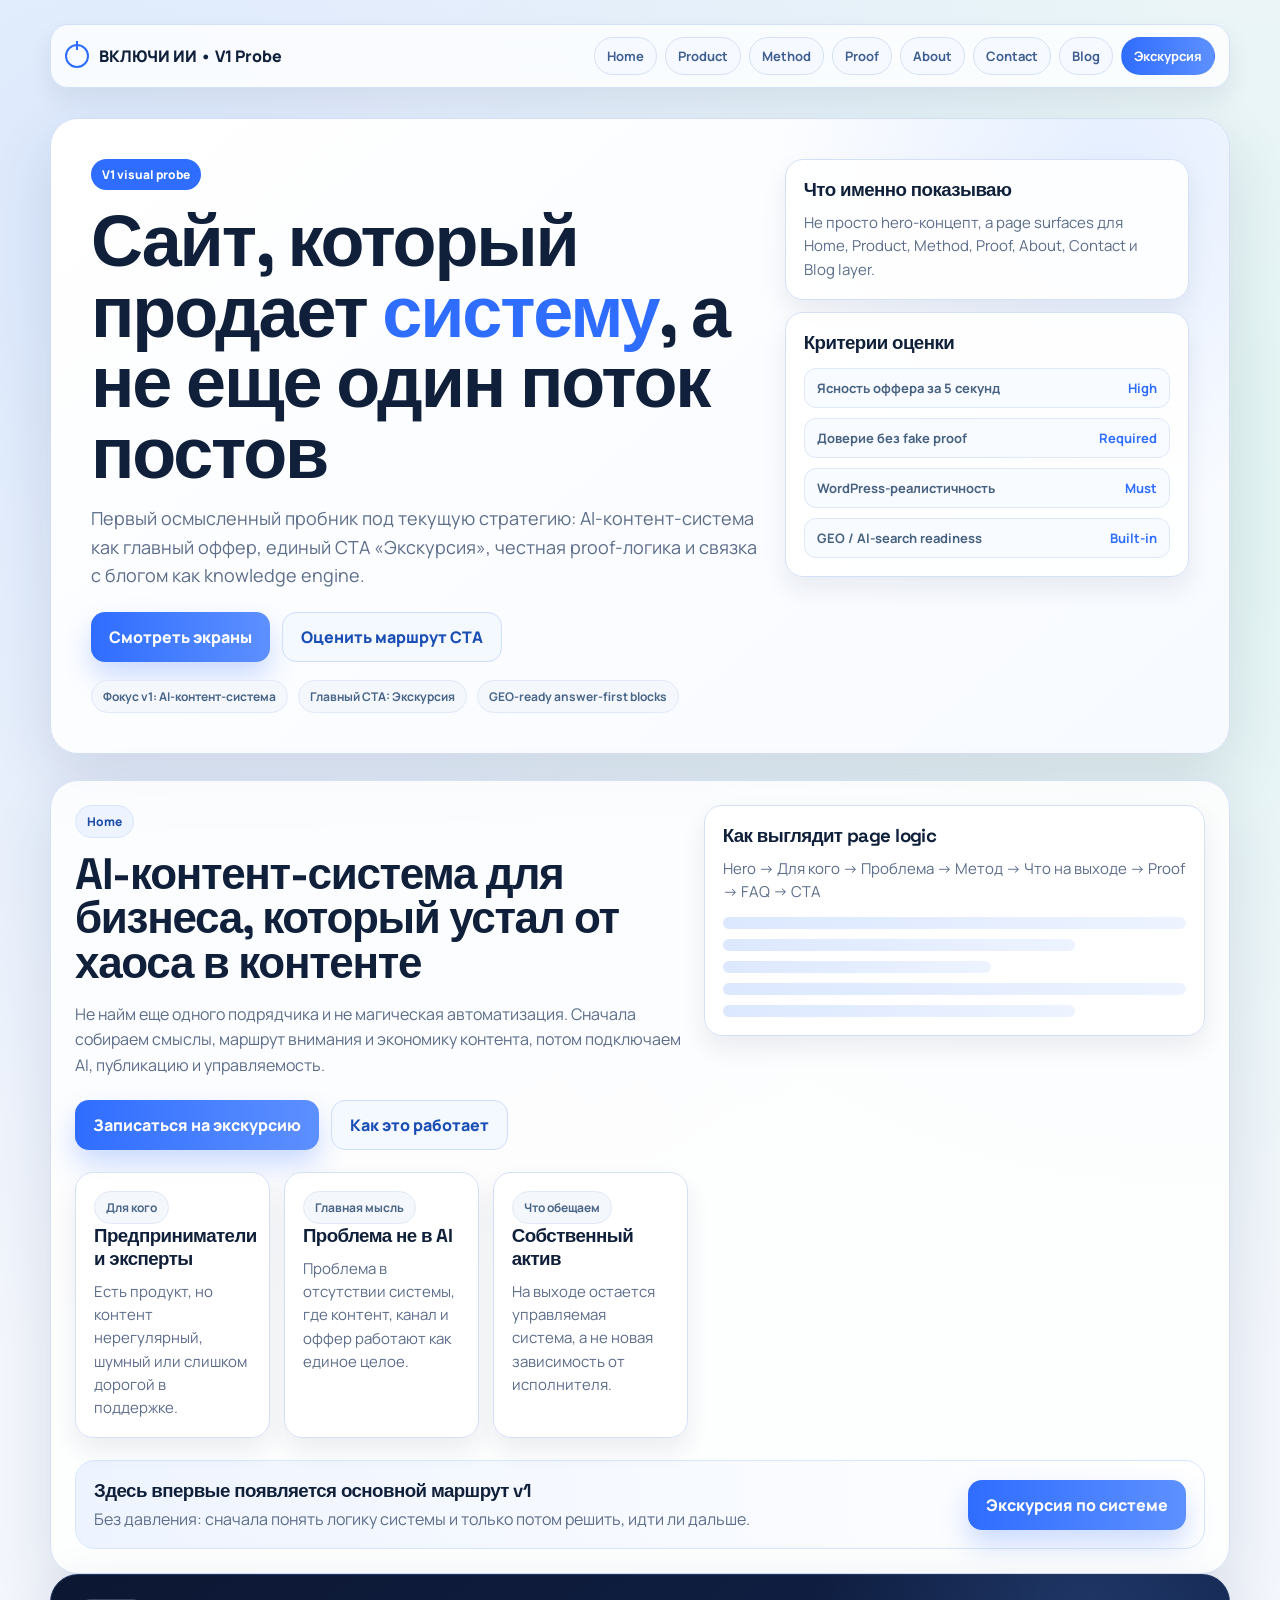
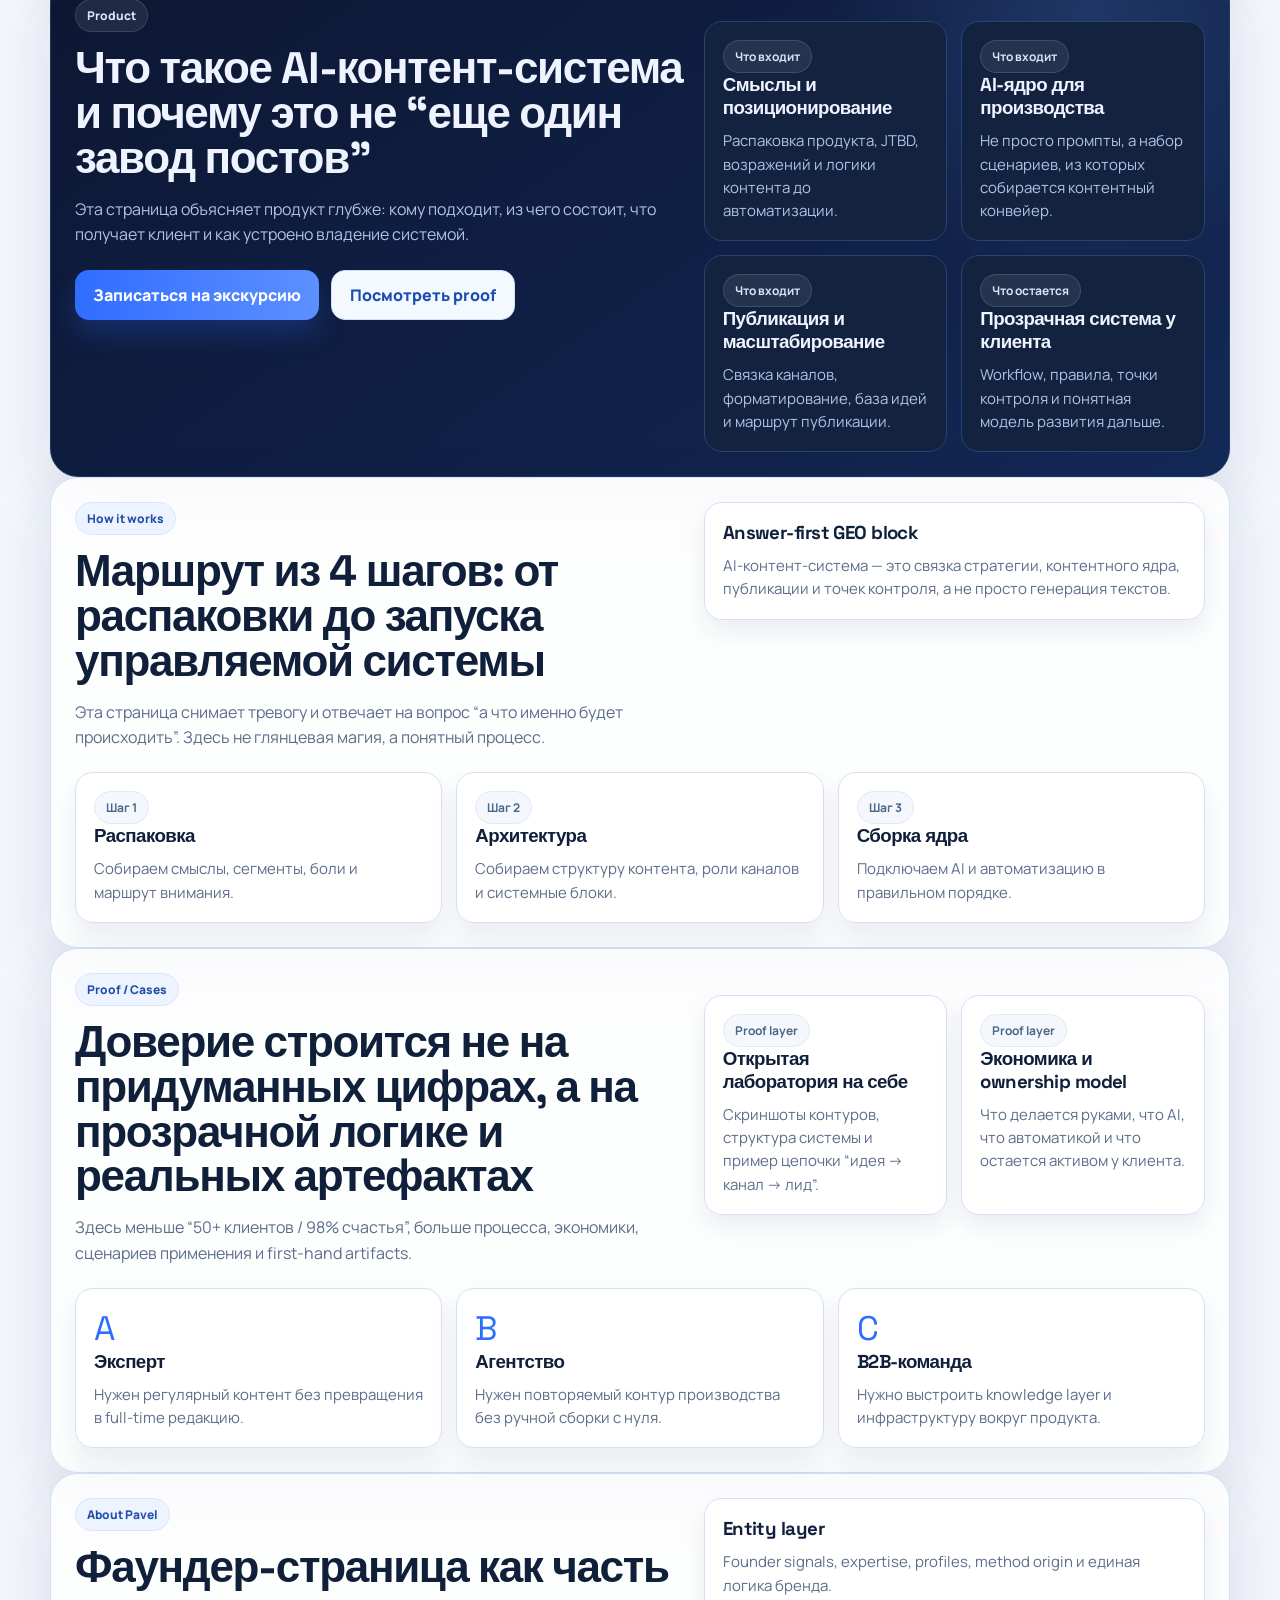
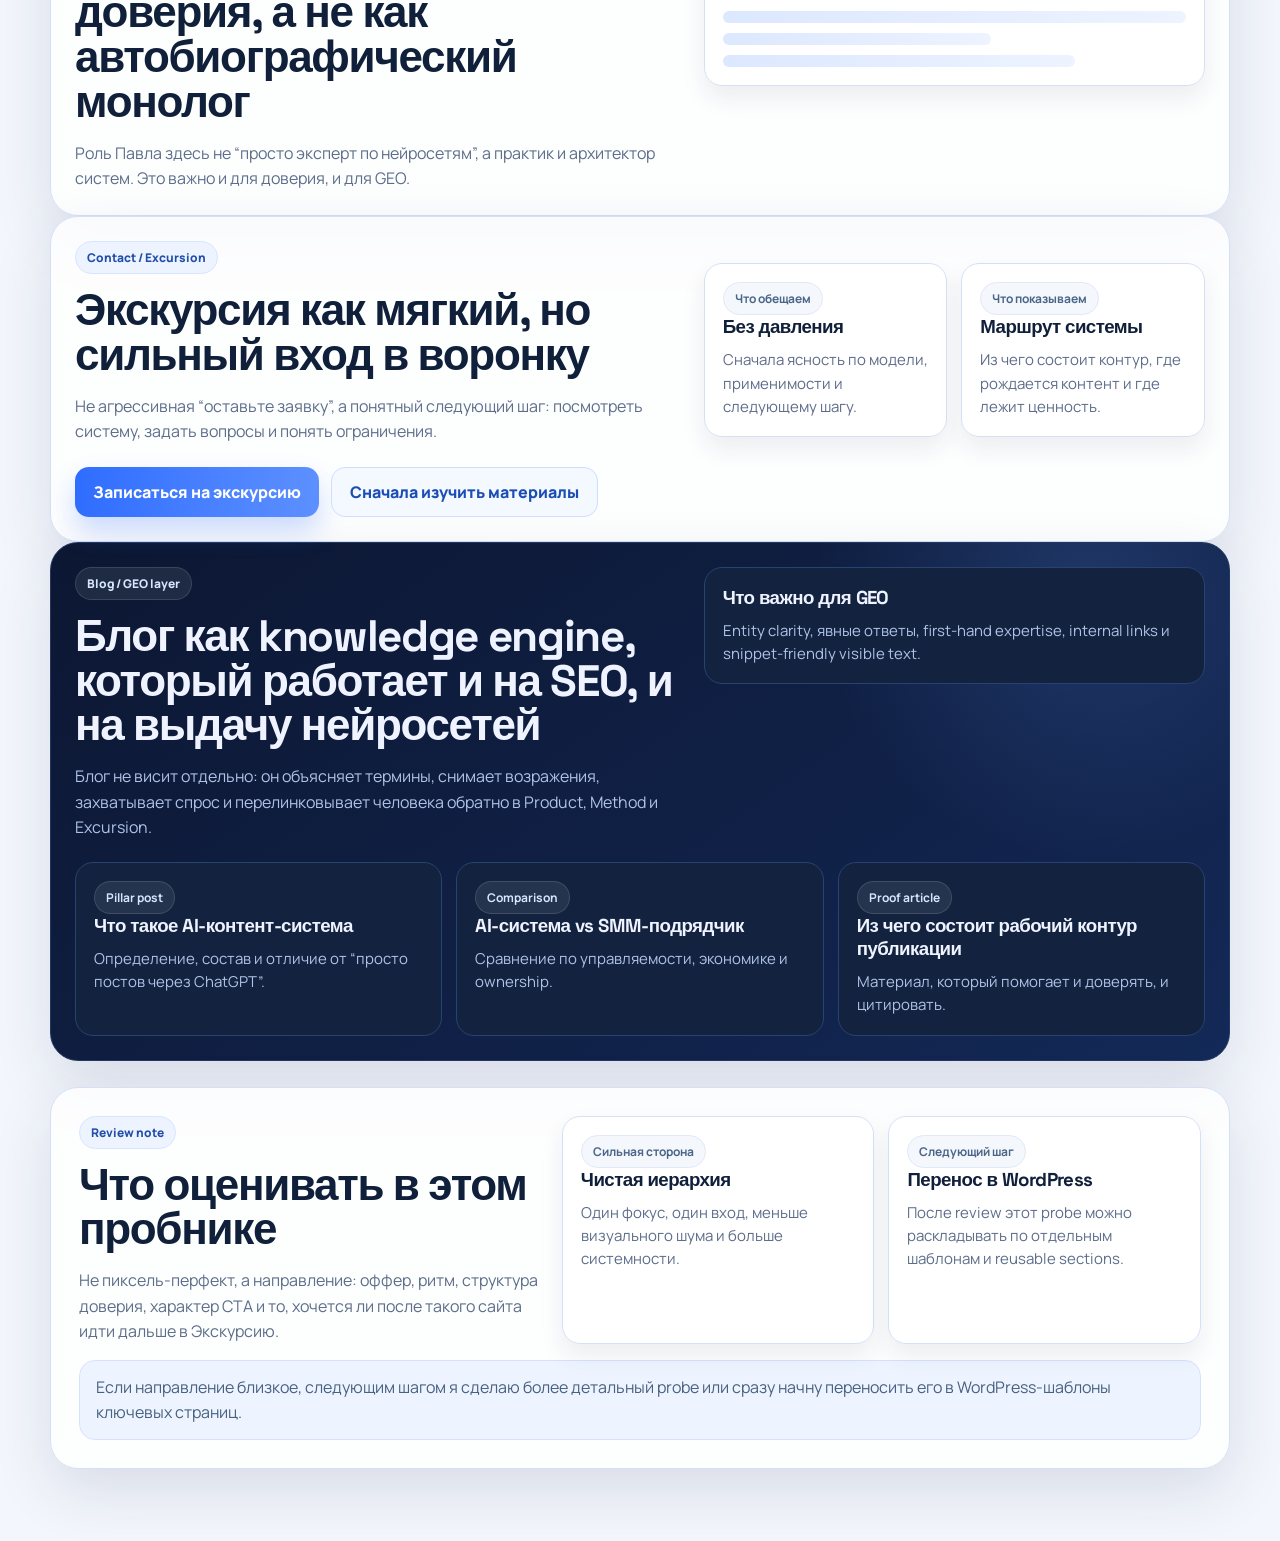
<file: style-previews/style-06-v1-visual-probe.html>
<!doctype html>
<html lang="ru">
<head>
  <meta charset="utf-8">
  <meta name="viewport" content="width=device-width, initial-scale=1">
  <title>Вариант 6 — V1 Visual Probe</title>
  <link rel="preconnect" href="https://fonts.googleapis.com">
  <link rel="preconnect" href="https://fonts.gstatic.com" crossorigin>
  <link href="https://fonts.googleapis.com/css2?family=Manrope:wght@400;500;700;800&family=Space+Grotesk:wght@500;700&display=swap" rel="stylesheet">
  <style>
    :root{--bg:#f3f6fc;--card:#ffffffd9;--ink:#10203a;--muted:#5d6d8a;--line:#d5e0f6;--blue:#2f6dff;--blue2:#5d90ff;--navy:#0c1732;--shadow:0 22px 60px rgba(21,40,80,.12);--shadow-sm:0 12px 24px rgba(21,40,80,.08)}
    *{box-sizing:border-box} html{scroll-behavior:smooth}
    body{margin:0;font-family:"Manrope",sans-serif;color:var(--ink);background:radial-gradient(circle at 8% 5%,rgba(114,172,255,.18)0,transparent 24%),radial-gradient(circle at 92% 10%,rgba(146,235,198,.18)0,transparent 20%),var(--bg)}
    a{text-decoration:none;color:inherit}
    .wrap{width:min(1180px,calc(100% - 24px));margin:0 auto}
    .top{position:sticky;top:10px;z-index:20;padding:14px 0}
    .topbar{display:flex;justify-content:space-between;align-items:center;gap:14px;padding:12px 14px;border:1px solid var(--line);border-radius:18px;background:#ffffffc7;backdrop-filter:blur(14px);box-shadow:var(--shadow-sm)}
    .brand{display:inline-flex;align-items:center;gap:10px;font-weight:800}
    .mark{width:24px;aspect-ratio:1;border-radius:50%;border:2px solid var(--blue);position:relative}.mark:before{content:"";position:absolute;width:2px;height:9px;background:var(--blue);left:50%;top:-5px;transform:translateX(-50%)}
    .nav{display:flex;flex-wrap:wrap;gap:8px}
    .nav a{padding:9px 12px;border-radius:999px;border:1px solid var(--line);background:#f6f9ff;font-size:13px;font-weight:700;color:#3f5f91}
    .nav .cta{background:linear-gradient(90deg,var(--blue),var(--blue2));color:#fff;border-color:transparent}
    .hero,.page,.footer{border:1px solid var(--line);border-radius:28px;background:var(--card);box-shadow:var(--shadow)}
    .hero{display:grid;grid-template-columns:1.25fr .75fr;gap:20px;padding:clamp(24px,5vw,40px);background:radial-gradient(circle at 90% 8%,rgba(95,154,255,.14)0,transparent 28%),linear-gradient(140deg,#fff,#f7faff)}
    .eyebrow,.tag,.mini{display:inline-flex;width:fit-content;padding:7px 11px;border-radius:999px;font-size:12px;font-weight:800}
    .eyebrow{background:var(--blue);color:#fff}
    .tag{background:#eef4ff;color:#204ea9;border:1px solid #d8e5ff}
    .mini{background:#f4f7fc;color:#496587;border:1px solid #e1e8f7;font-weight:700}
    h1,h2,h3{margin:0;font-family:"Space Grotesk",sans-serif;letter-spacing:-.03em}
    h1{margin-top:16px;font-size:clamp(34px,6vw,72px);line-height:.98;max-width:760px}
    h2{font-size:clamp(26px,4vw,44px);line-height:1.02}
    .accent{color:var(--blue)}
    .lead,.copy{margin:16px 0 0;color:var(--muted);line-height:1.58}
    .lead{font-size:18px;max-width:690px}
    .actions{display:flex;flex-wrap:wrap;gap:12px;margin-top:22px}
    .btn{display:inline-flex;align-items:center;justify-content:center;min-height:50px;padding:0 18px;border-radius:14px;font-weight:800}
    .btn-main{background:linear-gradient(90deg,var(--blue),var(--blue2));color:#fff;box-shadow:0 14px 28px rgba(47,109,255,.24)}
    .btn-alt{background:#f4f8ff;border:1px solid #cfddff;color:#1b4eb4}
    .panel,.box,.wire{padding:18px;border-radius:18px;border:1px solid var(--line);background:#ffffffeb;box-shadow:var(--shadow-sm)}
    .panel p,.box p,.wire p{margin:10px 0 0;color:var(--muted);line-height:1.55;font-size:15px}
    .metric{display:grid;gap:10px;margin-top:14px}
    .metric div{display:flex;justify-content:space-between;gap:12px;padding:10px 12px;border:1px solid #dfe8f8;border-radius:12px;background:#f8fbff;color:#476180;font-size:13px;font-weight:700}
    .metric strong{color:var(--blue)}
    .legend{display:flex;flex-wrap:wrap;gap:10px;margin-top:18px}
    .section{padding:26px 0}
    .page{padding:24px}
    .surface{display:grid;grid-template-columns:1.1fr .9fr;gap:16px;align-items:start}
    .grid3,.grid2{display:grid;gap:14px;margin-top:22px}
    .grid3{grid-template-columns:repeat(3,minmax(0,1fr))}
    .grid2{grid-template-columns:repeat(2,minmax(0,1fr))}
    .dark{background:radial-gradient(circle at 88% 8%,rgba(101,160,255,.18)0,transparent 24%),linear-gradient(145deg,#0c1732,#102046 58%,#132957);color:#eef3ff;border-color:#213863}
    .dark .tag,.dark .mini{background:#ffffff14;color:#d7e6ff;border-color:#ffffff1f}
    .dark .copy,.dark .box p,.dark .wire p{color:#afc2e7}
    .dark .box,.dark .wire{background:#13233f;border-color:#27436f;box-shadow:none}
    .num{font-family:"Space Grotesk",sans-serif;font-size:34px;color:var(--blue);letter-spacing:-.04em}
    .dark .num{color:#9ec0ff}
    .band{display:flex;justify-content:space-between;align-items:center;gap:14px;margin-top:22px;padding:18px;border:1px solid #d9e6ff;border-radius:20px;background:linear-gradient(90deg,#eef4ff,#fff)}
    .band p{margin:6px 0 0;color:var(--muted)}
    .wirelines{display:grid;gap:10px;margin-top:14px}.line{height:12px;border-radius:999px;background:linear-gradient(90deg,#dce8ff,#edf3ff)}.s{width:58%}.m{width:76%}.l{width:100%}
    .footer{padding:28px;margin:0 0 46px}
    .footgrid{display:grid;grid-template-columns:1.2fr .8fr .8fr;gap:14px}
    .note{margin-top:16px;padding:14px 16px;border-radius:16px;background:#eef4ff;border:1px solid #d7e3fb;color:#476181;line-height:1.55}
    @media(max-width:980px){.hero,.surface,.footgrid{grid-template-columns:1fr}.grid3{grid-template-columns:1fr 1fr}.grid2{grid-template-columns:1fr}}
    @media(max-width:720px){.nav{justify-content:flex-start}.topbar{flex-direction:column;align-items:flex-start}.hero,.page,.footer{padding:20px;border-radius:24px}.grid3{grid-template-columns:1fr}.lead,.copy{font-size:16px}}
  </style>
</head>
<body>
  <div class="top">
    <div class="wrap topbar">
      <a class="brand" href="#intro"><span class="mark"></span><span>ВКЛЮЧИ ИИ • V1 Probe</span></a>
      <nav class="nav">
        <a href="#home">Home</a>
        <a href="#product">Product</a>
        <a href="#method">Method</a>
        <a href="#proof">Proof</a>
        <a href="#about">About</a>
        <a href="#contact">Contact</a>
        <a href="#blog">Blog</a>
        <a class="cta" href="#contact">Экскурсия</a>
      </nav>
    </div>
  </div>

  <main class="wrap">
    <section class="section" id="intro">
      <div class="hero">
        <div>
          <span class="eyebrow">V1 visual probe</span>
          <h1>Сайт, который продает <span class="accent">систему</span>, а не еще один поток постов</h1>
          <p class="lead">Первый осмысленный пробник под текущую стратегию: AI-контент-система как главный оффер, единый CTA «Экскурсия», честная proof-логика и связка с блогом как knowledge engine.</p>
          <div class="actions">
            <a class="btn btn-main" href="#home">Смотреть экраны</a>
            <a class="btn btn-alt" href="#contact">Оценить маршрут CTA</a>
          </div>
          <div class="legend">
            <span class="mini">Фокус v1: AI-контент-система</span>
            <span class="mini">Главный CTA: Экскурсия</span>
            <span class="mini">GEO-ready answer-first blocks</span>
          </div>
        </div>
        <aside>
          <div class="panel">
            <h3>Что именно показываю</h3>
            <p>Не просто hero-концепт, а page surfaces для Home, Product, Method, Proof, About, Contact и Blog layer.</p>
          </div>
          <div class="panel" style="margin-top:12px">
            <h3>Критерии оценки</h3>
            <div class="metric">
              <div><span>Ясность оффера за 5 секунд</span><strong>High</strong></div>
              <div><span>Доверие без fake proof</span><strong>Required</strong></div>
              <div><span>WordPress-реалистичность</span><strong>Must</strong></div>
              <div><span>GEO / AI-search readiness</span><strong>Built-in</strong></div>
            </div>
          </div>
        </aside>
      </div>
    </section>

    <section class="page" id="home">
      <div class="surface">
        <div>
          <span class="tag">Home</span>
          <h2 style="margin-top:14px">AI-контент-система для бизнеса, который устал от хаоса в контенте</h2>
          <p class="copy">Не найм еще одного подрядчика и не магическая автоматизация. Сначала собираем смыслы, маршрут внимания и экономику контента, потом подключаем AI, публикацию и управляемость.</p>
          <div class="actions">
            <a class="btn btn-main" href="#contact">Записаться на экскурсию</a>
            <a class="btn btn-alt" href="#method">Как это работает</a>
          </div>
          <div class="grid3">
            <div class="box"><span class="mini">Для кого</span><h3>Предприниматели и эксперты</h3><p>Есть продукт, но контент нерегулярный, шумный или слишком дорогой в поддержке.</p></div>
            <div class="box"><span class="mini">Главная мысль</span><h3>Проблема не в AI</h3><p>Проблема в отсутствии системы, где контент, канал и оффер работают как единое целое.</p></div>
            <div class="box"><span class="mini">Что обещаем</span><h3>Собственный актив</h3><p>На выходе остается управляемая система, а не новая зависимость от исполнителя.</p></div>
          </div>
        </div>
        <aside class="wire">
          <h3>Как выглядит page logic</h3>
          <p>Hero → Для кого → Проблема → Метод → Что на выходе → Proof → FAQ → CTA</p>
          <div class="wirelines">
            <div class="line l"></div><div class="line m"></div><div class="line s"></div><div class="line l"></div><div class="line m"></div>
          </div>
        </aside>
      </div>
      <div class="band">
        <div><h3>Здесь впервые появляется основной маршрут v1</h3><p>Без давления: сначала понять логику системы и только потом решить, идти ли дальше.</p></div>
        <a class="btn btn-main" href="#contact">Экскурсия по системе</a>
      </div>
    </section>

    <section class="page dark" id="product">
      <div class="surface">
        <div>
          <span class="tag">Product</span>
          <h2 style="margin-top:14px">Что такое AI-контент-система и почему это не “еще один завод постов”</h2>
          <p class="copy">Эта страница объясняет продукт глубже: кому подходит, из чего состоит, что получает клиент и как устроено владение системой.</p>
          <div class="actions">
            <a class="btn btn-main" href="#contact">Записаться на экскурсию</a>
            <a class="btn btn-alt" href="#proof">Посмотреть proof</a>
          </div>
        </div>
        <div class="grid2">
          <div class="box"><span class="mini">Что входит</span><h3>Смыслы и позиционирование</h3><p>Распаковка продукта, JTBD, возражений и логики контента до автоматизации.</p></div>
          <div class="box"><span class="mini">Что входит</span><h3>AI-ядро для производства</h3><p>Не просто промпты, а набор сценариев, из которых собирается контентный конвейер.</p></div>
          <div class="box"><span class="mini">Что входит</span><h3>Публикация и масштабирование</h3><p>Связка каналов, форматирование, база идей и маршрут публикации.</p></div>
          <div class="box"><span class="mini">Что остается</span><h3>Прозрачная система у клиента</h3><p>Workflow, правила, точки контроля и понятная модель развития дальше.</p></div>
        </div>
      </div>
    </section>

    <section class="page" id="method">
      <div class="surface">
        <div>
          <span class="tag">How it works</span>
          <h2 style="margin-top:14px">Маршрут из 4 шагов: от распаковки до запуска управляемой системы</h2>
          <p class="copy">Эта страница снимает тревогу и отвечает на вопрос “а что именно будет происходить”. Здесь не глянцевая магия, а понятный процесс.</p>
        </div>
        <aside class="wire">
          <h3>Answer-first GEO block</h3>
          <p>AI-контент-система — это связка стратегии, контентного ядра, публикации и точек контроля, а не просто генерация текстов.</p>
        </aside>
      </div>
      <div class="grid3">
        <div class="box"><span class="mini">Шаг 1</span><h3>Распаковка</h3><p>Собираем смыслы, сегменты, боли и маршрут внимания.</p></div>
        <div class="box"><span class="mini">Шаг 2</span><h3>Архитектура</h3><p>Собираем структуру контента, роли каналов и системные блоки.</p></div>
        <div class="box"><span class="mini">Шаг 3</span><h3>Сборка ядра</h3><p>Подключаем AI и автоматизацию в правильном порядке.</p></div>
      </div>
    </section>

    <section class="page" id="proof">
      <div class="surface">
        <div>
          <span class="tag">Proof / Cases</span>
          <h2 style="margin-top:14px">Доверие строится не на придуманных цифрах, а на прозрачной логике и реальных артефактах</h2>
          <p class="copy">Здесь меньше “50+ клиентов / 98% счастья”, больше процесса, экономики, сценариев применения и first-hand artifacts.</p>
        </div>
        <div class="grid2">
          <div class="box"><span class="mini">Proof layer</span><h3>Открытая лаборатория на себе</h3><p>Скриншоты контуров, структура системы и пример цепочки “идея → канал → лид”.</p></div>
          <div class="box"><span class="mini">Proof layer</span><h3>Экономика и ownership model</h3><p>Что делается руками, что AI, что автоматикой и что остается активом у клиента.</p></div>
        </div>
      </div>
      <div class="grid3">
        <div class="box"><span class="num">A</span><h3>Эксперт</h3><p>Нужен регулярный контент без превращения в full-time редакцию.</p></div>
        <div class="box"><span class="num">B</span><h3>Агентство</h3><p>Нужен повторяемый контур производства без ручной сборки с нуля.</p></div>
        <div class="box"><span class="num">C</span><h3>B2B-команда</h3><p>Нужно выстроить knowledge layer и инфраструктуру вокруг продукта.</p></div>
      </div>
    </section>

    <section class="page" id="about">
      <div class="surface">
        <div>
          <span class="tag">About Pavel</span>
          <h2 style="margin-top:14px">Фаундер-страница как часть доверия, а не как автобиографический монолог</h2>
          <p class="copy">Роль Павла здесь не “просто эксперт по нейросетям”, а практик и архитектор систем. Это важно и для доверия, и для GEO.</p>
        </div>
        <aside class="wire">
          <h3>Entity layer</h3>
          <p>Founder signals, expertise, profiles, method origin и единая логика бренда.</p>
          <div class="wirelines"><div class="line l"></div><div class="line s"></div><div class="line m"></div></div>
        </aside>
      </div>
    </section>

    <section class="page" id="contact">
      <div class="surface">
        <div>
          <span class="tag">Contact / Excursion</span>
          <h2 style="margin-top:14px">Экскурсия как мягкий, но сильный вход в воронку</h2>
          <p class="copy">Не агрессивная “оставьте заявку”, а понятный следующий шаг: посмотреть систему, задать вопросы и понять ограничения.</p>
          <div class="actions">
            <a class="btn btn-main" href="#contact">Записаться на экскурсию</a>
            <a class="btn btn-alt" href="#blog">Сначала изучить материалы</a>
          </div>
        </div>
        <div class="grid2">
          <div class="box"><span class="mini">Что обещаем</span><h3>Без давления</h3><p>Сначала ясность по модели, применимости и следующему шагу.</p></div>
          <div class="box"><span class="mini">Что показываем</span><h3>Маршрут системы</h3><p>Из чего состоит контур, где рождается контент и где лежит ценность.</p></div>
        </div>
      </div>
    </section>

    <section class="page dark" id="blog">
      <div class="surface">
        <div>
          <span class="tag">Blog / GEO layer</span>
          <h2 style="margin-top:14px">Блог как knowledge engine, который работает и на SEO, и на выдачу нейросетей</h2>
          <p class="copy">Блог не висит отдельно: он объясняет термины, снимает возражения, захватывает спрос и перелинковывает человека обратно в Product, Method и Excursion.</p>
        </div>
        <aside class="wire">
          <h3>Что важно для GEO</h3>
          <p>Entity clarity, явные ответы, first-hand expertise, internal links и snippet-friendly visible text.</p>
        </aside>
      </div>
      <div class="grid3">
        <div class="box"><span class="mini">Pillar post</span><h3>Что такое AI-контент-система</h3><p>Определение, состав и отличие от “просто постов через ChatGPT”.</p></div>
        <div class="box"><span class="mini">Comparison</span><h3>AI-система vs SMM-подрядчик</h3><p>Сравнение по управляемости, экономике и ownership.</p></div>
        <div class="box"><span class="mini">Proof article</span><h3>Из чего состоит рабочий контур публикации</h3><p>Материал, который помогает и доверять, и цитировать.</p></div>
      </div>
    </section>

    <section class="section">
      <div class="footer">
        <div class="footgrid">
          <div>
            <span class="tag">Review note</span>
            <h2 style="margin-top:14px">Что оценивать в этом пробнике</h2>
            <p class="copy">Не пиксель-перфект, а направление: оффер, ритм, структура доверия, характер CTA и то, хочется ли после такого сайта идти дальше в Экскурсию.</p>
          </div>
          <div class="box"><span class="mini">Сильная сторона</span><h3>Чистая иерархия</h3><p>Один фокус, один вход, меньше визуального шума и больше системности.</p></div>
          <div class="box"><span class="mini">Следующий шаг</span><h3>Перенос в WordPress</h3><p>После review этот probe можно раскладывать по отдельным шаблонам и reusable sections.</p></div>
        </div>
        <div class="note">Если направление близкое, следующим шагом я сделаю более детальный probe или сразу начну переносить его в WordPress-шаблоны ключевых страниц.</div>
      </div>
    </section>
  </main>
</body>
</html>
</file>
